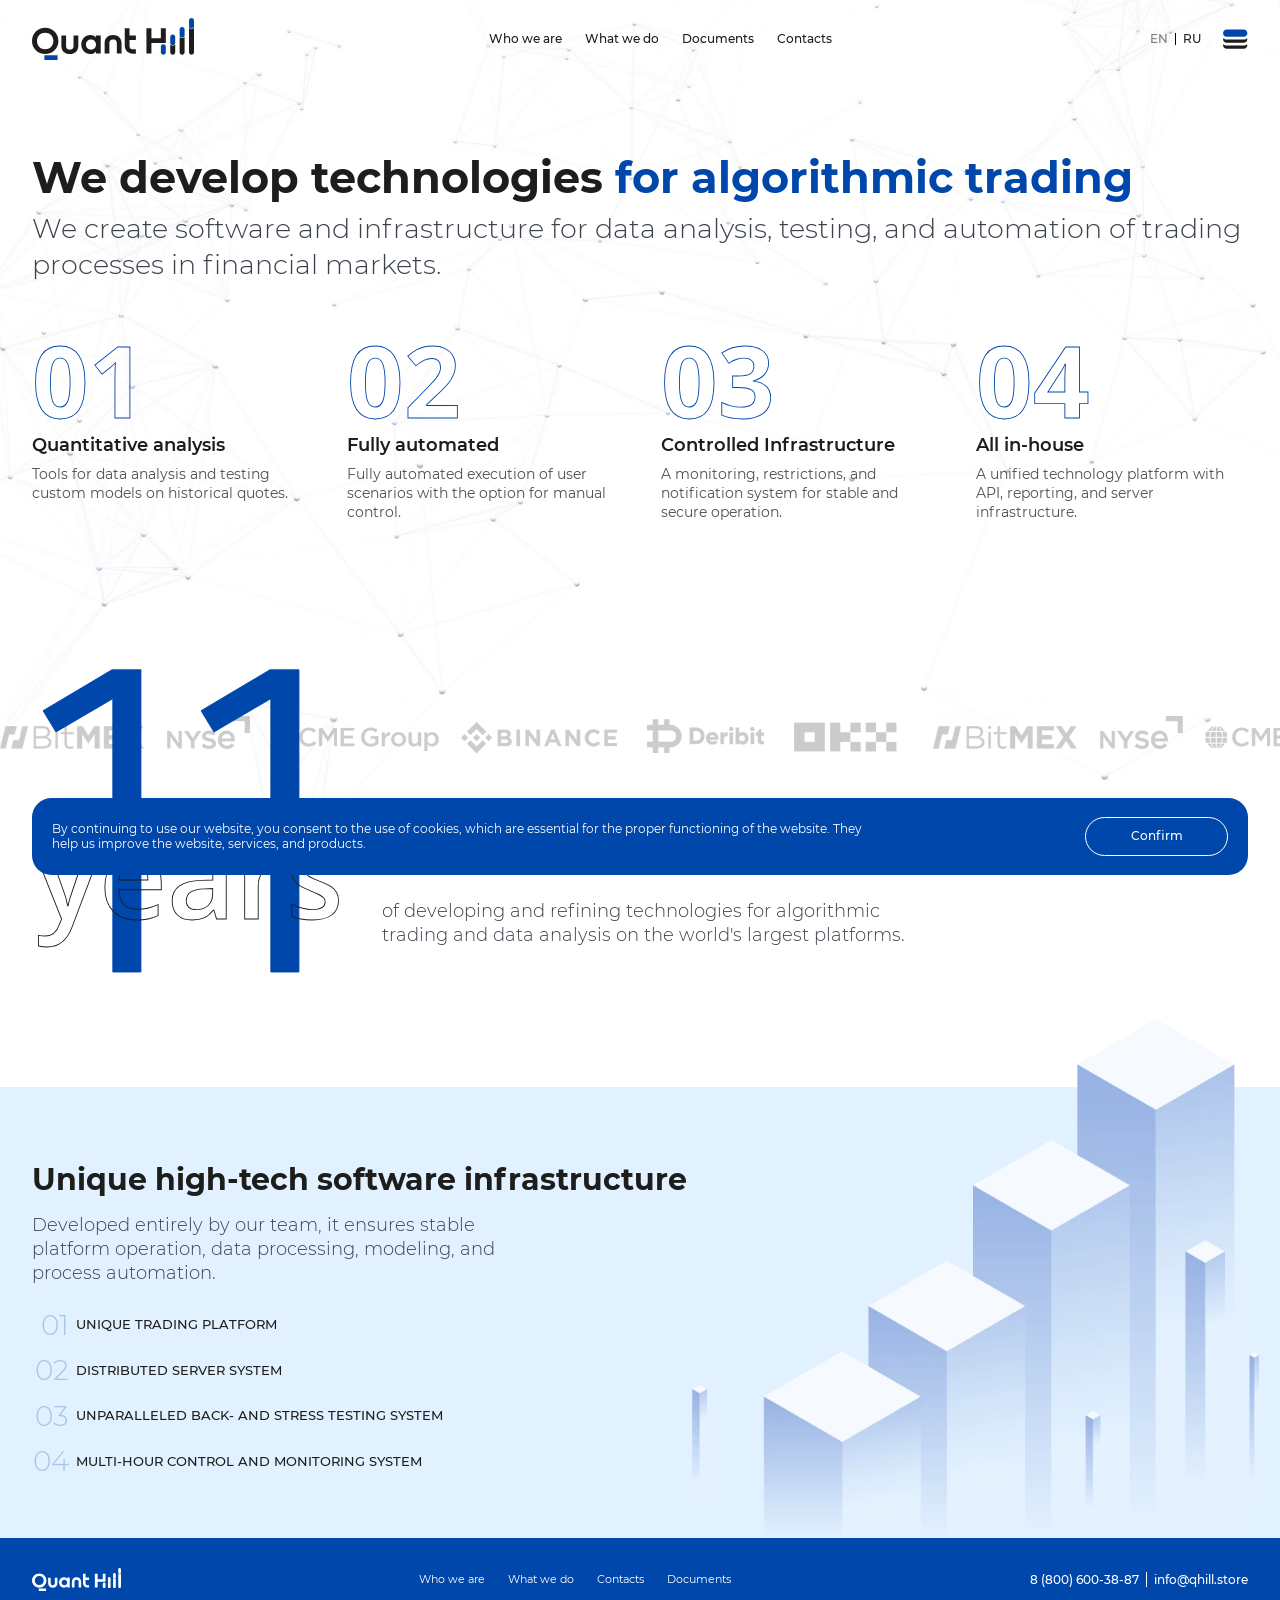
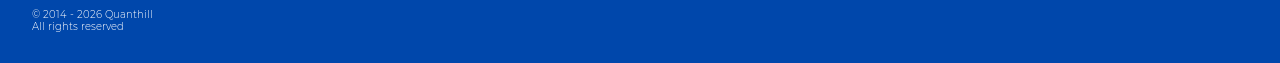
<file: en/index.html>
<!DOCTYPE html>
<html lang="ru">

<head>
	<meta charset="UTF-8">
	<meta name="viewport" content="width=device-width, initial-scale=1.0">
	<meta name="format-detection" content="telephone=no">

	<link rel="shortcut icon" href="../wp-content/themes/qh/img/header/faviconQh.svg" type="image/svg+xml">

	<title>QuantHill — software and infrastructure for algorithmic trading</title>

	<meta name="description" content="We develop technology for data analysis, strategy testing, and automated trade execution. Monitoring, risk control, and API integrations.">
	<meta name="keywords" content="algorithmic trading, algo trading, trading bots, quantitative strategies, backtesting, risk management, monitoring, trading platform, API integrations, trade automation">

	<link href="https://cdn.jsdelivr.net/npm/bootstrap@5.3.0/dist/css/bootstrap.min.css" rel="stylesheet">
	<link rel="stylesheet" href="https://cdn.jsdelivr.net/npm/@fancyapps/ui/dist/fancybox.css" />
	
	<link rel="preconnect" href="https://fonts.googleapis.com">
<link rel="preconnect" href="https://fonts.gstatic.com">
<link href="https://fonts.googleapis.com/css2?family=Inter:ital,opsz,wght@0,14..32,100..900;1,14..32,100..900&amp;display=swap" rel="stylesheet">
	<link href="https://fonts.googleapis.com/css2?family=Inria+Sans:ital,wght@0,300;0,400;0,700;1,300;1,400;1,700&amp;display=swap" rel="stylesheet">
	
	<link rel="stylesheet" href="../wp-content/themes/qh/css/style-1%EF%B9%96v=1766147344.css">

	<meta name='robots' content='max-image-preview:large' />
	<style>img:is([sizes="auto" i], [sizes^="auto," i]) { contain-intrinsic-size: 3000px 1500px }</style>
	<link rel="alternate" href="index.html" hreflang="en" />
<link rel="alternate" href="../ru/index.html" hreflang="ru" />
<link rel="alternate" href="../ru/index.html" hreflang="x-default" />
<script type="text/javascript">
/* <![CDATA[ */
window._wpemojiSettings = {"baseUrl":"https:\/\/s.w.org\/images\/core\/emoji\/15.0.3\/72x72\/","ext":".png","svgUrl":"https:\/\/s.w.org\/images\/core\/emoji\/15.0.3\/svg\/","svgExt":".svg","source":{"concatemoji":"https:\/\/qhill.ru\/wp-includes\/js\/wp-emoji-release.min.js?ver=6.7.2"}};
/*! This file is auto-generated */
!function(i,n){var o,s,e;function c(e){try{var t={supportTests:e,timestamp:(new Date).valueOf()};sessionStorage.setItem(o,JSON.stringify(t))}catch(e){}}function p(e,t,n){e.clearRect(0,0,e.canvas.width,e.canvas.height),e.fillText(t,0,0);var t=new Uint32Array(e.getImageData(0,0,e.canvas.width,e.canvas.height).data),r=(e.clearRect(0,0,e.canvas.width,e.canvas.height),e.fillText(n,0,0),new Uint32Array(e.getImageData(0,0,e.canvas.width,e.canvas.height).data));return t.every(function(e,t){return e===r[t]})}function u(e,t,n){switch(t){case"flag":return n(e,"\ud83c\udff3\ufe0f\u200d\u26a7\ufe0f","\ud83c\udff3\ufe0f\u200b\u26a7\ufe0f")?!1:!n(e,"\ud83c\uddfa\ud83c\uddf3","\ud83c\uddfa\u200b\ud83c\uddf3")&&!n(e,"\ud83c\udff4\udb40\udc67\udb40\udc62\udb40\udc65\udb40\udc6e\udb40\udc67\udb40\udc7f","\ud83c\udff4\u200b\udb40\udc67\u200b\udb40\udc62\u200b\udb40\udc65\u200b\udb40\udc6e\u200b\udb40\udc67\u200b\udb40\udc7f");case"emoji":return!n(e,"\ud83d\udc26\u200d\u2b1b","\ud83d\udc26\u200b\u2b1b")}return!1}function f(e,t,n){var r="undefined"!=typeof WorkerGlobalScope&&self instanceof WorkerGlobalScope?new OffscreenCanvas(300,150):i.createElement("canvas"),a=r.getContext("2d",{willReadFrequently:!0}),o=(a.textBaseline="top",a.font="600 32px Arial",{});return e.forEach(function(e){o[e]=t(a,e,n)}),o}function t(e){var t=i.createElement("script");t.src=e,t.defer=!0,i.head.appendChild(t)}"undefined"!=typeof Promise&&(o="wpEmojiSettingsSupports",s=["flag","emoji"],n.supports={everything:!0,everythingExceptFlag:!0},e=new Promise(function(e){i.addEventListener("DOMContentLoaded",e,{once:!0})}),new Promise(function(t){var n=function(){try{var e=JSON.parse(sessionStorage.getItem(o));if("object"==typeof e&&"number"==typeof e.timestamp&&(new Date).valueOf()<e.timestamp+604800&&"object"==typeof e.supportTests)return e.supportTests}catch(e){}return null}();if(!n){if("undefined"!=typeof Worker&&"undefined"!=typeof OffscreenCanvas&&"undefined"!=typeof URL&&URL.createObjectURL&&"undefined"!=typeof Blob)try{var e="postMessage("+f.toString()+"("+[JSON.stringify(s),u.toString(),p.toString()].join(",")+"));",r=new Blob([e],{type:"text/javascript"}),a=new Worker(URL.createObjectURL(r),{name:"wpTestEmojiSupports"});return void(a.onmessage=function(e){c(n=e.data),a.terminate(),t(n)})}catch(e){}c(n=f(s,u,p))}t(n)}).then(function(e){for(var t in e)n.supports[t]=e[t],n.supports.everything=n.supports.everything&&n.supports[t],"flag"!==t&&(n.supports.everythingExceptFlag=n.supports.everythingExceptFlag&&n.supports[t]);n.supports.everythingExceptFlag=n.supports.everythingExceptFlag&&!n.supports.flag,n.DOMReady=!1,n.readyCallback=function(){n.DOMReady=!0}}).then(function(){return e}).then(function(){var e;n.supports.everything||(n.readyCallback(),(e=n.source||{}).concatemoji?t(e.concatemoji):e.wpemoji&&e.twemoji&&(t(e.twemoji),t(e.wpemoji)))}))}((window,document),window._wpemojiSettings);
/* ]]> */
</script>
<style id='wp-emoji-styles-inline-css' type='text/css'>img.wp-smiley, img.emoji {
		display: inline !important;
		border: none !important;
		box-shadow: none !important;
		height: 1em !important;
		width: 1em !important;
		margin: 0 0.07em !important;
		vertical-align: -0.1em !important;
		background: none !important;
		padding: 0 !important;
	}
</style>
<link rel='stylesheet' id='wp-block-library-css' href='../wp-includes/css/dist/block-library/style.min%EF%B9%96ver=6.7.2.css' type='text/css' media='all' />
<style id='filebird-block-filebird-gallery-style-inline-css' type='text/css'>ul.filebird-block-filebird-gallery{margin:auto!important;padding:0!important;width:100%}ul.filebird-block-filebird-gallery.layout-grid{display:grid;grid-gap:20px;align-items:stretch;grid-template-columns:repeat(var(--columns),1fr);justify-items:stretch}ul.filebird-block-filebird-gallery.layout-grid li img{border:1px solid #ccc;box-shadow:2px 2px 6px 0 rgba(0,0,0,.3);height:100%;max-width:100%;-o-object-fit:cover;object-fit:cover;width:100%}ul.filebird-block-filebird-gallery.layout-masonry{-moz-column-count:var(--columns);-moz-column-gap:var(--space);column-gap:var(--space);-moz-column-width:var(--min-width);columns:var(--min-width) var(--columns);display:block;overflow:auto}ul.filebird-block-filebird-gallery.layout-masonry li{margin-bottom:var(--space)}ul.filebird-block-filebird-gallery li{list-style:none}ul.filebird-block-filebird-gallery li figure{height:100%;margin:0;padding:0;position:relative;width:100%}ul.filebird-block-filebird-gallery li figure figcaption{background:linear-gradient(0deg,rgba(0,0,0,.7),rgba(0,0,0,.3) 70%,transparent);bottom:0;box-sizing:border-box;color:#fff;font-size:.8em;margin:0;max-height:100%;overflow:auto;padding:3em .77em .7em;position:absolute;text-align:center;width:100%;z-index:2}ul.filebird-block-filebird-gallery li figure figcaption a{color:inherit}

</style>
<style id='classic-theme-styles-inline-css' type='text/css'>/*! This file is auto-generated */
.wp-block-button__link{color:#fff;background-color:#32373c;border-radius:9999px;box-shadow:none;text-decoration:none;padding:calc(.667em + 2px) calc(1.333em + 2px);font-size:1.125em}.wp-block-file__button{background:#32373c;color:#fff;text-decoration:none}
</style>
<style id='global-styles-inline-css' type='text/css'>:root{--wp--preset--aspect-ratio--square: 1;--wp--preset--aspect-ratio--4-3: 4/3;--wp--preset--aspect-ratio--3-4: 3/4;--wp--preset--aspect-ratio--3-2: 3/2;--wp--preset--aspect-ratio--2-3: 2/3;--wp--preset--aspect-ratio--16-9: 16/9;--wp--preset--aspect-ratio--9-16: 9/16;--wp--preset--color--black: #000000;--wp--preset--color--cyan-bluish-gray: #abb8c3;--wp--preset--color--white: #ffffff;--wp--preset--color--pale-pink: #f78da7;--wp--preset--color--vivid-red: #cf2e2e;--wp--preset--color--luminous-vivid-orange: #ff6900;--wp--preset--color--luminous-vivid-amber: #fcb900;--wp--preset--color--light-green-cyan: #7bdcb5;--wp--preset--color--vivid-green-cyan: #00d084;--wp--preset--color--pale-cyan-blue: #8ed1fc;--wp--preset--color--vivid-cyan-blue: #0693e3;--wp--preset--color--vivid-purple: #9b51e0;--wp--preset--gradient--vivid-cyan-blue-to-vivid-purple: linear-gradient(135deg,rgba(6,147,227,1) 0%,rgb(155,81,224) 100%);--wp--preset--gradient--light-green-cyan-to-vivid-green-cyan: linear-gradient(135deg,rgb(122,220,180) 0%,rgb(0,208,130) 100%);--wp--preset--gradient--luminous-vivid-amber-to-luminous-vivid-orange: linear-gradient(135deg,rgba(252,185,0,1) 0%,rgba(255,105,0,1) 100%);--wp--preset--gradient--luminous-vivid-orange-to-vivid-red: linear-gradient(135deg,rgba(255,105,0,1) 0%,rgb(207,46,46) 100%);--wp--preset--gradient--very-light-gray-to-cyan-bluish-gray: linear-gradient(135deg,rgb(238,238,238) 0%,rgb(169,184,195) 100%);--wp--preset--gradient--cool-to-warm-spectrum: linear-gradient(135deg,rgb(74,234,220) 0%,rgb(151,120,209) 20%,rgb(207,42,186) 40%,rgb(238,44,130) 60%,rgb(251,105,98) 80%,rgb(254,248,76) 100%);--wp--preset--gradient--blush-light-purple: linear-gradient(135deg,rgb(255,206,236) 0%,rgb(152,150,240) 100%);--wp--preset--gradient--blush-bordeaux: linear-gradient(135deg,rgb(254,205,165) 0%,rgb(254,45,45) 50%,rgb(107,0,62) 100%);--wp--preset--gradient--luminous-dusk: linear-gradient(135deg,rgb(255,203,112) 0%,rgb(199,81,192) 50%,rgb(65,88,208) 100%);--wp--preset--gradient--pale-ocean: linear-gradient(135deg,rgb(255,245,203) 0%,rgb(182,227,212) 50%,rgb(51,167,181) 100%);--wp--preset--gradient--electric-grass: linear-gradient(135deg,rgb(202,248,128) 0%,rgb(113,206,126) 100%);--wp--preset--gradient--midnight: linear-gradient(135deg,rgb(2,3,129) 0%,rgb(40,116,252) 100%);--wp--preset--font-size--small: 13px;--wp--preset--font-size--medium: 20px;--wp--preset--font-size--large: 36px;--wp--preset--font-size--x-large: 42px;--wp--preset--spacing--20: 0.44rem;--wp--preset--spacing--30: 0.67rem;--wp--preset--spacing--40: 1rem;--wp--preset--spacing--50: 1.5rem;--wp--preset--spacing--60: 2.25rem;--wp--preset--spacing--70: 3.38rem;--wp--preset--spacing--80: 5.06rem;--wp--preset--shadow--natural: 6px 6px 9px rgba(0, 0, 0, 0.2);--wp--preset--shadow--deep: 12px 12px 50px rgba(0, 0, 0, 0.4);--wp--preset--shadow--sharp: 6px 6px 0px rgba(0, 0, 0, 0.2);--wp--preset--shadow--outlined: 6px 6px 0px -3px rgba(255, 255, 255, 1), 6px 6px rgba(0, 0, 0, 1);--wp--preset--shadow--crisp: 6px 6px 0px rgba(0, 0, 0, 1);}:where(.is-layout-flex){gap: 0.5em;}:where(.is-layout-grid){gap: 0.5em;}body .is-layout-flex{display: flex;}.is-layout-flex{flex-wrap: wrap;align-items: center;}.is-layout-flex > :is(*, div){margin: 0;}body .is-layout-grid{display: grid;}.is-layout-grid > :is(*, div){margin: 0;}:where(.wp-block-columns.is-layout-flex){gap: 2em;}:where(.wp-block-columns.is-layout-grid){gap: 2em;}:where(.wp-block-post-template.is-layout-flex){gap: 1.25em;}:where(.wp-block-post-template.is-layout-grid){gap: 1.25em;}.has-black-color{color: var(--wp--preset--color--black) !important;}.has-cyan-bluish-gray-color{color: var(--wp--preset--color--cyan-bluish-gray) !important;}.has-white-color{color: var(--wp--preset--color--white) !important;}.has-pale-pink-color{color: var(--wp--preset--color--pale-pink) !important;}.has-vivid-red-color{color: var(--wp--preset--color--vivid-red) !important;}.has-luminous-vivid-orange-color{color: var(--wp--preset--color--luminous-vivid-orange) !important;}.has-luminous-vivid-amber-color{color: var(--wp--preset--color--luminous-vivid-amber) !important;}.has-light-green-cyan-color{color: var(--wp--preset--color--light-green-cyan) !important;}.has-vivid-green-cyan-color{color: var(--wp--preset--color--vivid-green-cyan) !important;}.has-pale-cyan-blue-color{color: var(--wp--preset--color--pale-cyan-blue) !important;}.has-vivid-cyan-blue-color{color: var(--wp--preset--color--vivid-cyan-blue) !important;}.has-vivid-purple-color{color: var(--wp--preset--color--vivid-purple) !important;}.has-black-background-color{background-color: var(--wp--preset--color--black) !important;}.has-cyan-bluish-gray-background-color{background-color: var(--wp--preset--color--cyan-bluish-gray) !important;}.has-white-background-color{background-color: var(--wp--preset--color--white) !important;}.has-pale-pink-background-color{background-color: var(--wp--preset--color--pale-pink) !important;}.has-vivid-red-background-color{background-color: var(--wp--preset--color--vivid-red) !important;}.has-luminous-vivid-orange-background-color{background-color: var(--wp--preset--color--luminous-vivid-orange) !important;}.has-luminous-vivid-amber-background-color{background-color: var(--wp--preset--color--luminous-vivid-amber) !important;}.has-light-green-cyan-background-color{background-color: var(--wp--preset--color--light-green-cyan) !important;}.has-vivid-green-cyan-background-color{background-color: var(--wp--preset--color--vivid-green-cyan) !important;}.has-pale-cyan-blue-background-color{background-color: var(--wp--preset--color--pale-cyan-blue) !important;}.has-vivid-cyan-blue-background-color{background-color: var(--wp--preset--color--vivid-cyan-blue) !important;}.has-vivid-purple-background-color{background-color: var(--wp--preset--color--vivid-purple) !important;}.has-black-border-color{border-color: var(--wp--preset--color--black) !important;}.has-cyan-bluish-gray-border-color{border-color: var(--wp--preset--color--cyan-bluish-gray) !important;}.has-white-border-color{border-color: var(--wp--preset--color--white) !important;}.has-pale-pink-border-color{border-color: var(--wp--preset--color--pale-pink) !important;}.has-vivid-red-border-color{border-color: var(--wp--preset--color--vivid-red) !important;}.has-luminous-vivid-orange-border-color{border-color: var(--wp--preset--color--luminous-vivid-orange) !important;}.has-luminous-vivid-amber-border-color{border-color: var(--wp--preset--color--luminous-vivid-amber) !important;}.has-light-green-cyan-border-color{border-color: var(--wp--preset--color--light-green-cyan) !important;}.has-vivid-green-cyan-border-color{border-color: var(--wp--preset--color--vivid-green-cyan) !important;}.has-pale-cyan-blue-border-color{border-color: var(--wp--preset--color--pale-cyan-blue) !important;}.has-vivid-cyan-blue-border-color{border-color: var(--wp--preset--color--vivid-cyan-blue) !important;}.has-vivid-purple-border-color{border-color: var(--wp--preset--color--vivid-purple) !important;}.has-vivid-cyan-blue-to-vivid-purple-gradient-background{background: var(--wp--preset--gradient--vivid-cyan-blue-to-vivid-purple) !important;}.has-light-green-cyan-to-vivid-green-cyan-gradient-background{background: var(--wp--preset--gradient--light-green-cyan-to-vivid-green-cyan) !important;}.has-luminous-vivid-amber-to-luminous-vivid-orange-gradient-background{background: var(--wp--preset--gradient--luminous-vivid-amber-to-luminous-vivid-orange) !important;}.has-luminous-vivid-orange-to-vivid-red-gradient-background{background: var(--wp--preset--gradient--luminous-vivid-orange-to-vivid-red) !important;}.has-very-light-gray-to-cyan-bluish-gray-gradient-background{background: var(--wp--preset--gradient--very-light-gray-to-cyan-bluish-gray) !important;}.has-cool-to-warm-spectrum-gradient-background{background: var(--wp--preset--gradient--cool-to-warm-spectrum) !important;}.has-blush-light-purple-gradient-background{background: var(--wp--preset--gradient--blush-light-purple) !important;}.has-blush-bordeaux-gradient-background{background: var(--wp--preset--gradient--blush-bordeaux) !important;}.has-luminous-dusk-gradient-background{background: var(--wp--preset--gradient--luminous-dusk) !important;}.has-pale-ocean-gradient-background{background: var(--wp--preset--gradient--pale-ocean) !important;}.has-electric-grass-gradient-background{background: var(--wp--preset--gradient--electric-grass) !important;}.has-midnight-gradient-background{background: var(--wp--preset--gradient--midnight) !important;}.has-small-font-size{font-size: var(--wp--preset--font-size--small) !important;}.has-medium-font-size{font-size: var(--wp--preset--font-size--medium) !important;}.has-large-font-size{font-size: var(--wp--preset--font-size--large) !important;}.has-x-large-font-size{font-size: var(--wp--preset--font-size--x-large) !important;}
:where(.wp-block-post-template.is-layout-flex){gap: 1.25em;}:where(.wp-block-post-template.is-layout-grid){gap: 1.25em;}
:where(.wp-block-columns.is-layout-flex){gap: 2em;}:where(.wp-block-columns.is-layout-grid){gap: 2em;}
:root :where(.wp-block-pullquote){font-size: 1.5em;line-height: 1.6;}
</style>
<link rel="https://api.w.org/" href="../wp-json/index.json" /><link rel="alternate" title="JSON" type="application/json" href="../wp-json/wp/v2/pages/25.json" /><link rel="EditURI" type="application/rsd+xml" title="RSD" href="https://qhill.ru/xmlrpc.php?rsd" />
<meta name="generator" content="WordPress 6.7.2" />
<link rel="canonical" href="index.html" />
<link rel='shortlink' href='../ru/index.html' />
<link rel="alternate" title="oEmbed (JSON)" type="application/json+oembed" href="../wp-json/oembed/1.0/embed%EF%B9%96url=https%EF%B9%95%EA%A4%B7%EA%A4%B7qhill.ru%EA%A4%B7en%EA%A4%B7.json" />
<link rel="alternate" title="oEmbed (XML)" type="text/xml+oembed" href="../wp-json/oembed/1.0/embed%EF%B9%96url=https%EF%B9%95%EA%A4%B7%EA%A4%B7qhill.ru%EA%A4%B7en%EA%A4%B7&amp;format=xml.xml" />

</head>

<body style="background: url('../wp-content/themes/qh/img/background3.jpg') no-repeat top center !important; background-size: cover !important;">

	<div class="cursor-dot"></div>
	<div class="cursor-dot-outline"></div>

	<nav class="navbar" id="header">
		<div class="container">
			<div class="w-100 d-flex justify-content-between align-items-center">
				<div class="navbar__left">
					<a class="navbar-brand" href="index.html">
						<img src="../wp-content/themes/qh/img/header/logo.svg" alt="лого quanthill">
					</a>
				</div>

				<ul class="navbar-nav d-none d-lg-flex"><li class='nav-item'><a class='nav-link ' href='who/index.html'>Who we are</a></li><li class='nav-item'><a class='nav-link ' href='category/what-we-do/index.html'>What we do</a></li><li class='nav-item'><a class='nav-link ' href='documents/index.html'>Documents</a></li><li class='nav-item'><a class='nav-link ' href='get/index.html'>Contacts</a></li></ul>

				<div class="navbar__right d-flex align-items-center">
					<div class="navbar__links d-flex align-items-center">
						<!-- <a href="#" class="btn-1 navbar__btn" data-bs-toggle="modal" data-bs-target="#modal-book-a-call">Get in touch</a> -->
						<!--
						<a href="#" class="navbar__lk d-none d-sm-flex">
							<svg width="23" height="23" viewBox="0 0 23 23" fill="none" xmlns="http://www.w3.org/2000/svg">
								<path
									d="M0 22.5033H22.1244C22.1244 18.852 20.3578 15.6141 17.6267 13.6014C15.988 15.368 13.6506 16.4801 11.0573 16.4801C8.46397 16.4801 6.13146 15.368 4.48787 13.6014C1.76661 15.6141 0 18.852 0 22.5033Z"
									fill="#1D1D1B" />
								<path
									d="M11.062 14.9989C15.2038 14.9989 18.5614 11.6413 18.5614 7.49947C18.5614 3.35763 15.2038 0 11.062 0C6.92013 0 3.5625 3.35763 3.5625 7.49947C3.5625 11.6413 6.92013 14.9989 11.062 14.9989Z"
									fill="#0047AB" />
							</svg>
						</a>
						-->
					</div>
					<div class="navbar__lang d-none d-lg-flex align-items-center justify-content-center">
					    
												<a href="index.html" class="active">EN</a>
													<a href="../ru/index.html" >RU</a>
											</div>
					<button class="navbar-toggler" type="button" data-bs-toggle="offcanvas" data-bs-target="#offcanvasNavbar"
						aria-controls="offcanvasNavbar">
						<span class="navbar-toggler-icon">
							<svg width="38" height="30" viewBox="0 0 38 30" fill="none" xmlns="http://www.w3.org/2000/svg">
								<path
									d="M31.6165 24.8976H5.63251C3.62209 24.8976 1.77691 24.1677 0.344832 22.9698C0.220902 23.4379 0.124512 23.9199 0.124512 24.4156C0.124512 27.4588 2.58934 29.9236 5.63251 29.9236H31.6165C34.6597 29.9236 37.1245 27.4588 37.1245 24.4156C37.1245 23.9061 37.0281 23.4242 36.9042 22.9698C35.4721 24.1677 33.6269 24.8976 31.6165 24.8976Z"
									fill="#1D1D1B" />
								<path
									d="M5.63251 20.7666H31.6165C34.6597 20.7666 37.1245 18.3017 37.1245 15.2586C37.1245 14.7491 37.0281 14.2671 36.9042 13.8127C35.4721 15.0107 33.6269 15.7405 31.6165 15.7405H5.63251C3.62209 15.7405 1.77691 15.0107 0.344832 13.8127C0.220902 14.2809 0.124512 14.7628 0.124512 15.2586C0.124512 18.3017 2.58934 20.7666 5.63251 20.7666Z"
									fill="#1D1D1B" />
								<path
									d="M5.63251 11.5957H31.6165C34.6597 11.5957 37.1245 9.1309 37.1245 6.08773C37.1245 3.04456 34.6597 0.579727 31.6165 0.579727H5.63251C2.58934 0.579727 0.124512 3.04456 0.124512 6.08773C0.124512 9.1309 2.58934 11.5957 5.63251 11.5957Z"
									fill="#0047AB" />
							</svg>
						</span>
					</button>
					<div class="offcanvas offcanvas-end" tabindex="-1" id="offcanvasNavbar"
						aria-labelledby="offcanvasNavbarLabel">
						<div class="offcanvas-header d-flex justify-content-sm-end justify-content-between">
							<a href="#" class="offcanvas__logo d-sm-none">
								<img src="../wp-content/themes/qh/img/header/logo-light.svg" alt="logo">
							</a>
							<button type="button" class="btn-close" data-bs-dismiss="offcanvas" aria-label="Закрыть">
								<svg width="26" height="26" viewBox="0 0 26 26" fill="none" xmlns="http://www.w3.org/2000/svg">
									<path
										d="M20.08 14.42L14.42 20.08L19.18 24.84C20.74 26.4 23.27 26.4 24.84 24.84C26.4 23.28 26.4 20.75 24.84 19.18L20.08 14.42Z"
										fill="white" />
									<path
										d="M5.93 11.59L11.59 5.93L6.83 1.17C5.27 -0.39 2.73 -0.39 1.17 1.17C-0.39 2.73 -0.39 5.27 1.17 6.83L5.93 11.59Z"
										fill="white" />
									<path
										d="M24.84 1.17C23.28 -0.39 20.75 -0.39 19.18 1.17L1.17 19.18C-0.39 20.74 -0.39 23.27 1.17 24.84C2.73 26.4 5.26 26.4 6.83 24.84L24.84 6.83C26.4 5.27 26.4 2.74 24.84 1.17Z"
										fill="white" />
								</svg>
							</button>
						</div>
						<div class="offcanvas-body d-flex flex-column justify-content-between align-items-start main-navigation">
							<ul class="navbar-nav"><li class='nav-item'><a class='nav-link ' href='who/index.html'>Who we are</a></li><li class='nav-item'><a class='nav-link ' href='category/what-we-do/index.html'>What we do</a></li><li class='nav-item'><a class='nav-link ' href='documents/index.html'>Documents</a></li><li class='nav-item'><a class='nav-link ' href='get/index.html'>Contacts</a></li></ul>							<div class="offcanvas__group d-flex flex-column align-items-start">
								<!--
								<a href="#" class="btn-1 navbar__btn">
									<span>Личный кабинет</span>
									<svg width="23" height="23" viewBox="0 0 23 23" fill="none" xmlns="http://www.w3.org/2000/svg">
										<path
											d="M0 22.5033H22.1244C22.1244 18.852 20.3578 15.614 17.6267 13.6014C15.988 15.368 13.6506 16.4801 11.0573 16.4801C8.46397 16.4801 6.13146 15.368 4.48787 13.6014C1.76661 15.614 0 18.852 0 22.5033Z"
											fill="white" />
										<path
											d="M11.0622 14.9989C15.2041 14.9989 18.5617 11.6413 18.5617 7.49947C18.5617 3.35763 15.2041 0 11.0622 0C6.92037 0 3.56274 3.35763 3.56274 7.49947C3.56274 11.6413 6.92037 14.9989 11.0622 14.9989Z"
											fill="white" />
									</svg>
								</a>
								-->
								<div class="navbar__lang d-flex align-items-center">
								    
								    <a href="https://quanthill.kg/en/" target="_blank" class="active">EN</a>
									<a href="../ru/index.html" >RU</a>
								    <!--
									<a href="https://qhill.ru/en/" class="active">EN</a>
									<a href="https://qhill.ru/ru/" >RU</a>
																					-->
								</div>

								<div class="navbar__contacts d-flex align-items-sm-center flex-column flex-sm-row align-items-start">
									<a href="tel:88006003887" class="navbar__phone">8 (800) 600-38-87</a>
									<a href="mailto:info@qhill.store" class="navbar__mail">info@qhill.store</a>

								</div>

								<div class="navbar__contacts">
									<!--
									<a href="https://t.me/quanthillpublic" target="_blank" rel="nofollow" class="navbar__social">
										<img src="https://qhill.ru/wp-content/themes/qh/img/header/tg.svg" alt="телеграм">
									</a>
									
									<a href="https://vk.com/quanthill" target="_blank" rel="nofollow" class="navbar__social">
										<img src="https://qhill.ru/wp-content/themes/qh/img/header/vk.svg" alt="vk">
									</a>
									<a href="https://x.com/QuantHill_" target="_blank" rel="nofollow" class="navbar__social">
										<img src="https://qhill.ru/wp-content/themes/qh/img/header/x.svg" alt="x">
									</a>
									<a href="https://www.youtube.com/@quanthill" target="_blank" rel="nofollow" class="navbar__social">
										<img src="https://qhill.ru/wp-content/themes/qh/img/header/YouTube.svg" alt="YouTube">
									</a>
									-->
								</div>

							</div>
						</div>
					</div>
				</div>
			</div>
		</div>
	</nav>
<main class="index-page">

	<div class="breadcrumbs">
		<div class="container">
			<nav aria-label="breadcrumb" style="--bs-breadcrumb-divider: '   ';">
				<ol class="breadcrumb">
					<li class="breadcrumb-item" itemprop="itemListElement" itemscope="" itemtype="http://schema.org/ListItem">
						<a itemprop="item" href="../ru/index.html"><span itemprop="name"> </span></a>
					</li>
					<li class="breadcrumb-item active"> 
					</li>
				</ol>
			</nav>
		</div>
	</div>

	<div class="graph-anim"></div>




	<section class="main-screen section-first">
		<div class="container">
			<div class="row">
				<div class="col-12 d-flex flex-column align-items-sm-start align-items-center text-center text-sm-start">
					<h1 class="title-page main-screen__title">We develop technologies <span>for algorithmic trading</span></h1>
					<div class="main-screen__text text mt-lg-2 mt-4">
						<p>We create software and infrastructure for data analysis, testing, and automation of trading processes in financial markets.</p>
					</div>

					
				</div>
			</div>
		</div>
	</section>

	<!-- numbers -->
	<section class="numbers">
		<div class="container">
			<div class="row g-sm-5 g-3">

															<div class="col-lg-3 col-sm-6 d-flex flex-column align-items-center align-items-sm-start text-center text-sm-start">
							<p class="numbers__num">01</p>
							<div class="numbers__content mt-1">
								<p class="numbers__name name">Quantitative analysis</p>
								<div class="numbers__text text mt-2">
									<p>Tools for data analysis and testing custom models on historical quotes.</p>
								</div>
							</div>
						</div>
											<div class="col-lg-3 col-sm-6 d-flex flex-column align-items-center align-items-sm-start text-center text-sm-start">
							<p class="numbers__num">02</p>
							<div class="numbers__content mt-1">
								<p class="numbers__name name">Fully automated</p>
								<div class="numbers__text text mt-2">
									<p>Fully automated execution of user scenarios with the option for manual control.</p>
								</div>
							</div>
						</div>
											<div class="col-lg-3 col-sm-6 d-flex flex-column align-items-center align-items-sm-start text-center text-sm-start">
							<p class="numbers__num">03</p>
							<div class="numbers__content mt-1">
								<p class="numbers__name name">Controlled Infrastructure</p>
								<div class="numbers__text text mt-2">
									<p>A monitoring, restrictions, and notification system for stable and secure operation.</p>
								</div>
							</div>
						</div>
											<div class="col-lg-3 col-sm-6 d-flex flex-column align-items-center align-items-sm-start text-center text-sm-start">
							<p class="numbers__num">04</p>
							<div class="numbers__content mt-1">
								<p class="numbers__name name">All in-house</p>
								<div class="numbers__text text mt-2">
									<p>A unified technology platform with API, reporting, and server infrastructure.</p>
								</div>
							</div>
						</div>
									
			</div>
		</div>
	</section>

	<!-- about -->
	<section class="about">
		<div class="container">
			<div class="row">
				<div class="col-12">
					<div class="about__block d-flex align-items-lg-end flex-column flex-lg-row">
						<div class="running">
							<div class="items-wrap">
								<div class="items marquee">
									<div class="item-elem">
										<img src="../wp-content/themes/qh/img/index/about/running-image.png" alt="фото">
									</div>
									<div class="item-elem">
										<img src="../wp-content/themes/qh/img/index/about/running-image.png" alt="фото">
									</div>
									<div class="item-elem">
										<img src="../wp-content/themes/qh/img/index/about/running-image.png" alt="фото">
									</div>
								</div>
								<div aria-hidden="true" class="items marquee">
									<div class="item-elem">
										<img src="../wp-content/themes/qh/img/index/about/running-image.png" alt="фото">
									</div>
									<div class="item-elem">
										<img src="../wp-content/themes/qh/img/index/about/running-image.png" alt="фото">
									</div>
									<div class="item-elem">
										<img src="../wp-content/themes/qh/img/index/about/running-image.png" alt="фото">
									</div>
								</div>
							</div>
						</div>
						<div class="position-relative">
							<p class="about__num">11</p>
							<p class="about__name">years</p>
						</div>
						<div class="d-flex flex-column align-items-start about__info">
							<div class="about__text text sub">
								<p>of developing and refining technologies for algorithmic trading and data analysis on the world's largest platforms.</p>
							</div>
													</div>
					</div>
				</div>
			</div>
		</div>
	</section>

	<!-- infrastructure -->
	<section class="infrastructure">
		<div class="container">
			<div class="row infrastructure__block position-relative">
				<div class="col-lg-8">
					<h2 class="section-title text-center text-sm-start">Unique high-tech software infrastructure</h2>
					<div class="infrastructure__text sub text mt-3 text-center text-sm-start">
						<p>Developed entirely by our team, it ensures stable platform operation, data processing, modeling, and process automation.</p>
					</div>
					<ul class="infrastructure__list mt-lg-4">

													
								<li>
									<span>01</span>
									<p>Unique trading platform</p>
								</li>

							
								<li>
									<span>02</span>
									<p>Distributed server system</p>
								</li>

							
								<li>
									<span>03</span>
									<p>Unparalleled back- and stress testing system</p>
								</li>

							
								<li>
									<span>04</span>
									<p>Multi-hour control and monitoring system</p>
								</li>

													
					</ul>
				</div>
				<div class="col">
					<div class="infrastructure__image">
						<img src="../wp-content/themes/qh/img/index/infrastructure/image.png" alt="photo">
					</div>
				</div>
			</div>
		</div>
	</section>


						

</main>

		<!-- Модальное окно (request) -->
		<div class="modal fade" id="modal-request" tabindex="-1" aria-labelledby="exampleModalLabel" aria-hidden="true">
			<button type="button" class="btn-close" data-bs-dismiss="modal" aria-label="Закрыть"></button>
			<div class="modal-dialog modal-dialog-centered">
				<div class="modal-content">
					<div class="modal-body">
						<p class="modal__title mb-lg-4">Request access</p>
						<form class="modal__form smtp_form">
							<div class="mb-lg-4">
								<input type="text" required name="name" class="form-control modal__input" id="" aria-describedby="" placeholder="Full name">
							</div>
							<div class="mb-lg-4">
								<input type="text" class="form-control modal__input" id="" aria-describedby=""
									placeholder="Name of Company or Individual Represented" name="company">
							</div>
							<div class="mb-lg-4">
								<input type="text" class="form-control modal__input" id="" aria-describedby=""
									placeholder="City / Country" name="city">
							</div>
							<div class="mb-lg-4">
								<input type="email" class="form-control modal__input" id="" aria-describedby="" placeholder="Email"
									name="email">
							</div>
							<div class="mb-lg-4">
								<input type="text" name="phone" class="form-control modal__input" value="" placeholder="Phone" required>
								<input type="hidden" name="action" value="form_callback">
								<input type="hidden" name="form_name" value="Request access">
							</div>
							<button type="submit" class="btn-1 modal__send">Send</button>

						</form>
					</div>
				</div>
			</div>
		</div>		<!-- Модальное окно (modal-agreement) -->
		<!--noindex--><div class="modal fade" id="modal-agreement" tabindex="-1" aria-labelledby="exampleModalLabel" aria-hidden="true">
			<button type="button" class="btn-close" data-bs-dismiss="modal" aria-label="Закрыть"></button>
			<div class="modal-dialog modal-dialog-centered">
				<div class="modal-content">
					<div class="modal-body">
						<p class="modal__title mb-lg-4">Legal notice</p>
						<div class="modal__form text">
							
													<p dir="ltr"><strong>General Provisions</strong></p>

							<p dir="ltr">The information published on this website is provided for informational purposes only and is not intended to, and shall not be considered as:</p>

							<ul style="list-style: disc; margin-left: 17px;">
								<li aria-level="1" dir="ltr">
								<p dir="ltr" role="presentation">an offer for sale or an invitation to acquire securities, units, or any other investment products;</p>
								</li>
								<li aria-level="1" dir="ltr">
								<p dir="ltr" role="presentation">individual investment, tax, legal, or financial advice;</p>
								</li>
								<li aria-level="1" dir="ltr">
								<p dir="ltr" role="presentation">an offer to enter into an investment agreement.</p>
								</li>
							</ul>

							<p dir="ltr">By accessing the information on this website, you confirm that you:</p>

							<ul style="list-style: disc; margin-left: 17px;">
								<li aria-level="1" dir="ltr">
								<p dir="ltr" role="presentation">possess the necessary legal status and authority to review such information;</p>
								</li>
								<li aria-level="1" dir="ltr">
								<p dir="ltr" role="presentation">meet the criteria of an investor in accordance with applicable law;</p>
								</li>
								<li aria-level="1" dir="ltr">
								<p dir="ltr" role="presentation">act independently, without direct or indirect instructions from LLC &ldquo;Quant Hill.&rdquo;</p>
								</li>
							</ul>

							<p dir="ltr">&nbsp;</p>

							<p dir="ltr"><strong>Investment Risks</strong></p>

							<p dir="ltr">Investing involves significant risks, including but not limited to:</p>

							<ul style="list-style: disc; margin-left: 17px;">
								<li aria-level="1" dir="ltr">
								<p dir="ltr" role="presentation">market, credit, currency, and liquidity risks;</p>
								</li>
								<li aria-level="1" dir="ltr">
								<p dir="ltr" role="presentation">operational and legal risks;</p>
								</li>
								<li aria-level="1" dir="ltr">
								<p dir="ltr" role="presentation">concentration risk and the risk of complete loss of invested capital.</p>
								</li>
							</ul>

							<p dir="ltr">Before making any investment decisions, an investor must independently assess all risks and, if necessary, seek advice from professional advisors. LLC Quant Hill does not guarantee the preservation of invested funds or the receipt of income. Past investment performance is not indicative of future results.</p>

							<p dir="ltr"><strong>Limitation of Liability</strong></p>

							<p dir="ltr">LLC Quant Hill shall not be liable for:</p>

							<ul style="list-style: disc; margin-left: 17px;">
								<li aria-level="1" dir="ltr">
								<p dir="ltr" role="presentation">the relevance, accuracy, and completeness of the information published on the website, except for information concerning the organization itself;</p>
								</li>
								<li aria-level="1" dir="ltr">
								<p dir="ltr" role="presentation">possible failures or errors in the operation of the website;</p>
								</li>
								<li aria-level="1" dir="ltr">
								<p dir="ltr" role="presentation">any losses or damages arising from the use of the website or the inability to use it.</p>
								</li>
							</ul>


												</div>
					</div>
				</div>
			</div>
		</div><!--/noindex--><!-- Модальное окно (Book a call) -->
<div class="modal fade" id="modal-book-a-call" tabindex="-1" aria-labelledby="exampleModalLabel" aria-hidden="true">
	<button type="button" class="btn-close" data-bs-dismiss="modal" aria-label="Закрыть"></button>
	<div class="modal-dialog modal-dialog-centered">
		<div class="modal-content">
			<div class="modal-body">
				<p class="modal__title mb-lg-4">Book a call</p>
				<form class="modal__form smtp_form">
					<div class="mb-lg-4">
						<input type="text" name="name" required class="form-control modal__input" id="" aria-describedby="" placeholder="Full name">
					</div>
					<div class="mb-lg-4">
						<input type="text" class="form-control modal__input" id="" aria-describedby=""
							placeholder="Name of Company or Individual Represented" name="company">
					</div>
					<div class="mb-lg-4">
						<input type="text" class="form-control modal__input" id="" aria-describedby=""
							placeholder="City / Country" name="city">
					</div>
					<div class="mb-lg-4">
						<input type="email" class="form-control modal__input" id="" aria-describedby="" placeholder="Email"
							name="email">
					</div>
					<div class="mb-lg-4">
						<input type="text" name="phone" class="form-control modal__input" value="" placeholder="Phone" required>
					</div>
					<input type="hidden" name="action" value="form_callback">
					<input type="hidden" name="form_name" value="Book a call">
					<button type="submit" class="btn-1 modal__send">Send</button>
				</form>
			</div>
		</div>
	</div>
</div>
	<!-- cookie -->
	<div class="cookie">
		<div class="container">
			<div
				class="cookie__wrap d-flex align-items-sm-center justify-content-between flex-column flex-sm-row align-items-start">
				<div class="cookie__text text">
										<p>By continuing to use our website, you consent to the use of cookies, which are essential for the proper functioning of the website. They help us improve the website, services, and products.</p>
									</div>
								<a href="#" class="cookie__btn btn-2">Confirm</a>
							</div>
		</div>
	</div>


<footer class="footer">
	<div class="footer-top">
		<div class="container">
			<div class="row">
				<div class="col-12 d-flex justify-content-between align-items-center flex-column flex-sm-row flex-wrap">
					<div class="footer-top__left">
						<a href="../ru/index.html" class="footer-top__logo">
							<img src="../wp-content/themes/qh/img/footer/logo.svg" alt="logo quanthill">
						</a>
					</div>
					<ul class="nav"><li class='nav-item'><a class='nav-link ' href='who/index.html'>Who we are</a></li><li class='nav-item'><a class='nav-link ' href='category/what-we-do/index.html'>What we do</a></li><li class='nav-item'><a class='nav-link ' href='get/index.html'>Contacts</a></li><li class='nav-item'><a class='nav-link ' href='documents/index.html'>Documents</a></li></ul>					<div class="footer-top__right d-flex align-items-center">
						<div class="footer-top__group d-flex align-items-start">
							<a href="tel:88006003887" class="footer-top__phone">8 (800) 600-38-87</a>
							<a href="mailto:info@qhill.store" class="footer-top__mail">info@qhill.store</a>

						</div>
					</div>
				</div>
			</div>
			<div class="row footer-bottom">
				<div class="col-12 d-flex justify-content-between align-items-center flex-column flex-lg-row">
					<p class="footer-bottom__copyright">© 2014 - 2026 Quanthill <br>All rights reserved</p>
<!--
					<div class="footer-bottom__links d-flex align-items-center flex-column flex-lg-row">
						<a href="#" data-bs-toggle="modal" data-bs-target="#modal-agreement">Legal notice</a>
					</div>
-->
					<div class="footer-bottom__links d-flex align-items-center flex-column flex-lg-row"></div>					<div class="footer-bottom__right d-flex align-items-center">
<!-- 
                        <p class="footer-bottom__legal d-none">Telegram</p>
                        <a href="https://t.me/quanthillpublic" target="_blank" rel="nofollow" class="footer-bottom__social">
                            <img src="https://qhill.ru/wp-content/themes/qh/img/header/tg.svg" alt="telegram">
                        </a> -->
<!--
						<p class="footer-bottom__legal d-none">VK</p>
						<a href="https://vk.com/quanthill" target="_blank" rel="nofollow" class="footer-bottom__social">
							<img src="https://qhill.ru/wp-content/themes/qh/img/header/vk.svg" alt="vk">
						</a>

						<p class="footer-bottom__legal d-none">X</p>
						<a href="https://x.com/QuantHill_" target="_blank" rel="nofollow" class="footer-bottom__social">
							<img src="https://qhill.ru/wp-content/themes/qh/img/header/x.svg" alt="x">
						</a>

						<p class="footer-bottom__legal d-none">YouTube</p>
						<a href="https://www.youtube.com/@quanthill" target="_blank" rel="nofollow" class="footer-bottom__social">
							<img src="https://qhill.ru/wp-content/themes/qh/img/header/YouTube.svg" alt="YouTube">
						</a>
-->
					</div>
				</div>
			</div>
		</div>
	</div>
</footer>

<div class="modal fade" id="tnxModal" tabindex="-1" aria-labelledby="exampleModalLabel" aria-hidden="true">
	<button type="button" class="btn-close" data-bs-dismiss="modal" aria-label="Закрыть">X</button>
	<div class="modal-dialog modal-dialog-centered">
		<div class="modal-content">
			<div class="modal-body">
				<p class="modal__title mb-lg-4">Thank you</p>
				
			</div>
		</div>
	</div>
</div>

<script src="https://cdn.jsdelivr.net/npm/bootstrap@5.3.0/dist/js/bootstrap.bundle.min.js"></script>
<script src="../wp-content/themes/qh/js/jquery-3.7.1.min.js"></script>
<script src="../wp-content/themes/qh/js/three.min.js"></script>
<script src="../wp-content/themes/qh/js/vanta.net.min.js"></script>
<script src="../wp-content/themes/qh/js/slick.min.js"></script>
<script src="https://cdn.jsdelivr.net/npm/@fancyapps/ui/dist/fancybox.umd.js"></script>
<script src="../wp-content/themes/qh/js/select2.min.js"></script>
<script src="../wp-content/themes/qh/js/phone-masks.js"></script>
<script src="../wp-content/themes/qh/js/mask.js"></script>


<script src="../wp-content/themes/qh/js/script-2%EF%B9%96v=1766147344.js"></script>

<script>
	Fancybox.bind('[data-fancybox="images"]', {

	});
</script>
<script>
	document.addEventListener('DOMContentLoaded', function() {
		const tables = document.querySelectorAll('table');
		tables.forEach(function(table) {
			table.classList.add('table', 'table-bordered', 'table-responsive');
		});
	});
</script>




<!-- липкий сайдбар -->
<script src="../wp-content/themes/qh/js/theia-sticky-sidebar.min.js"></script>
<script src="../wp-content/themes/qh/js/ResizeSensor.min.js"></script>
<script type="text/javascript">
	jQuery(document).ready(function () {
		jQuery('.content, .news-sidebar').theiaStickySidebar({
			additionalMarginTop: 100,
		});
	});
</script>
	<!-- end -->
	
	<script>
	document.querySelectorAll('.glossary__letters a[href^="#"]').forEach(anchor => {
  anchor.addEventListener('click', function (e) {
    e.preventDefault();

    const target = document.querySelector(this.getAttribute('href'));
    const headerOffset = 80;
    const elementPosition = target.getBoundingClientRect().top;
    const offsetPosition = elementPosition + window.pageYOffset - headerOffset;

    window.scrollTo({
      top: offsetPosition,
      behavior: "smooth"
    });
  });
});
	</script>

</body>

</html>
</file>
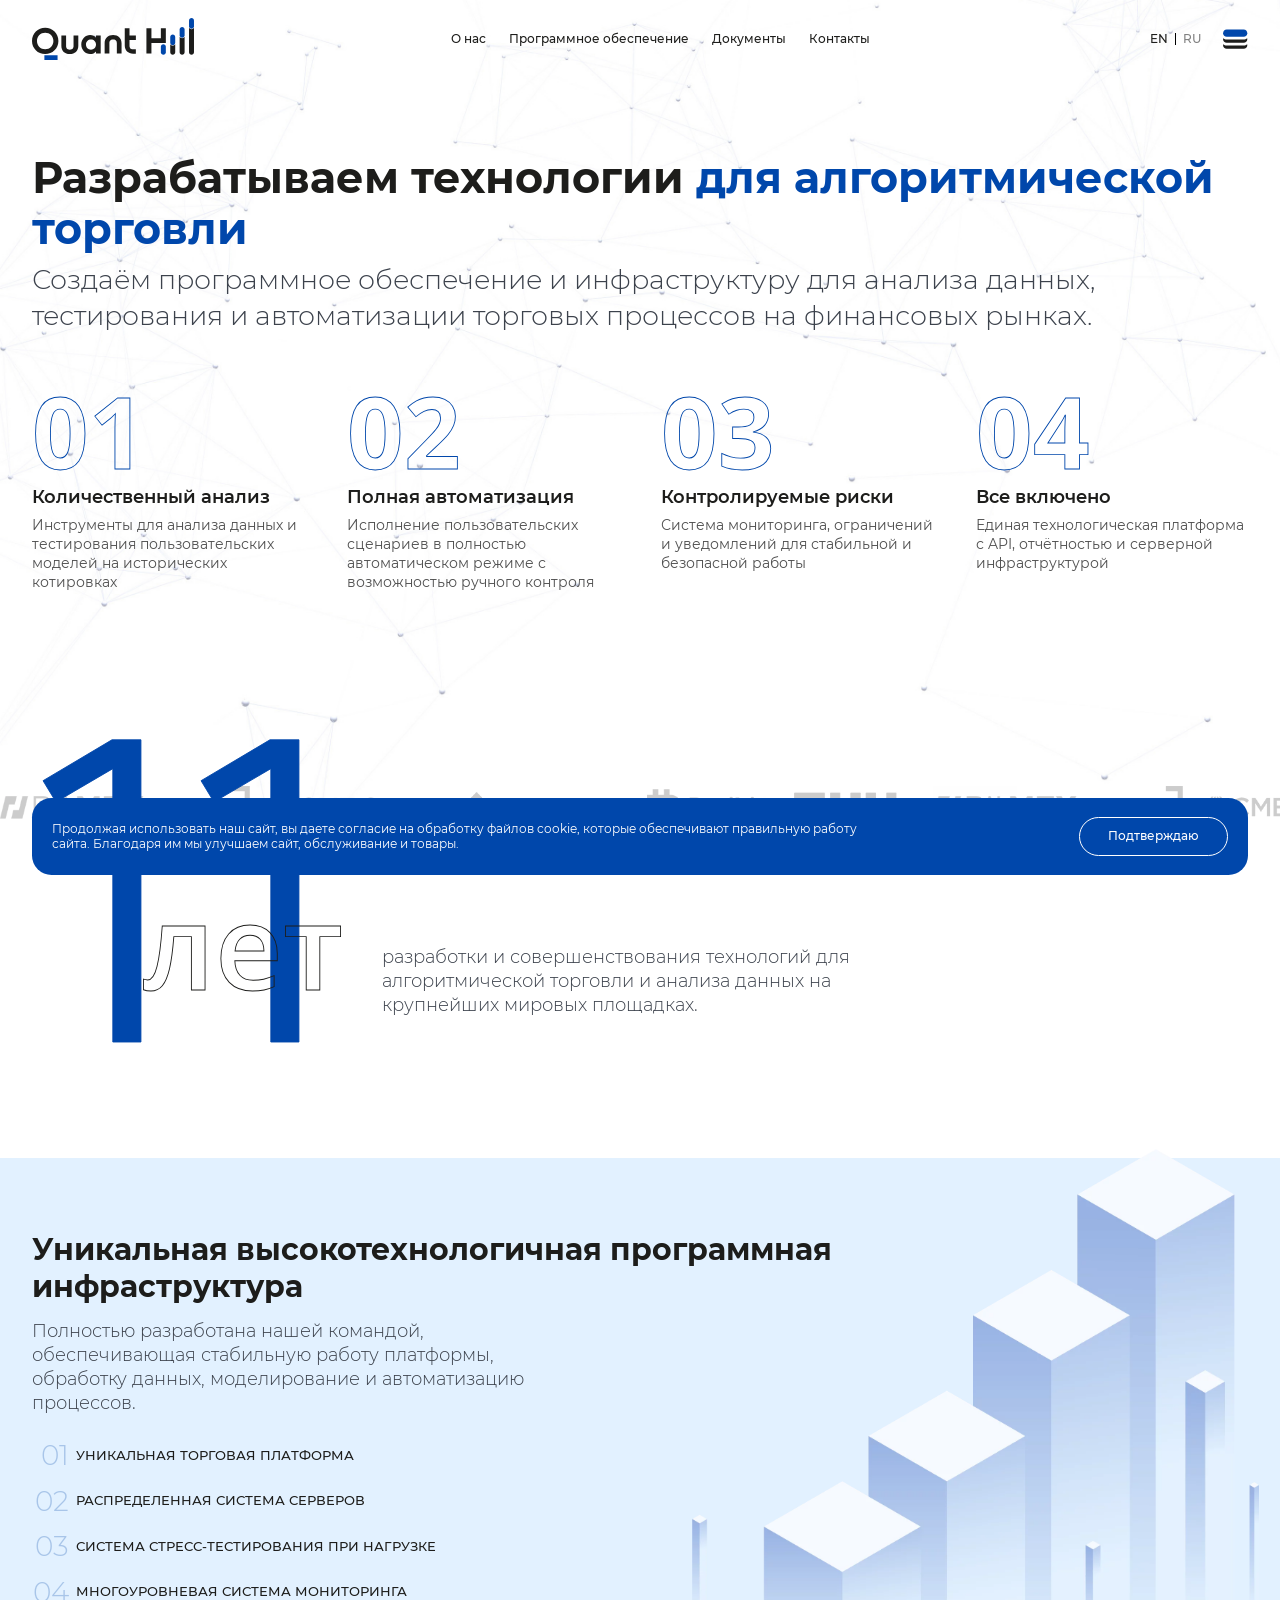
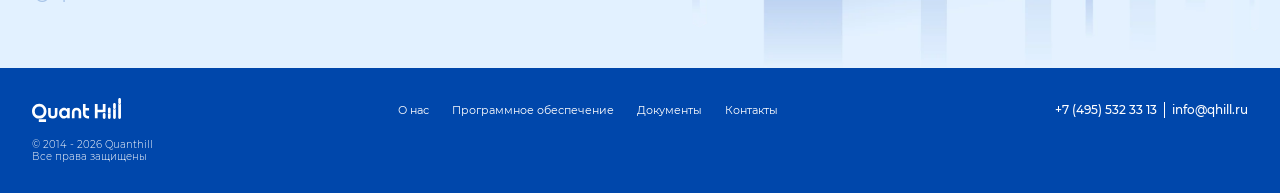
<file: ru/index.html>
<!DOCTYPE html>
<html lang="ru">

<head>
	<meta charset="UTF-8">
	<meta name="viewport" content="width=device-width, initial-scale=1.0">
	<meta name="format-detection" content="telephone=no">

	<link rel="shortcut icon" href="../wp-content/themes/qh/img/header/faviconQh.svg" type="image/svg+xml">

	<title>Квант Хилл — ПО и инфраструктура для алгоритмической торговли</title>

	<meta name="description"
		content="Разрабатываем технологии для анализа данных, тестирования стратегий и автоматизации исполнения сделок. Мониторинг, риск-контроль, интеграции через API">
	<meta name="keywords"
		content="алгоритмическая торговля, алготрейдинг, торговые роботы, количественные стратегии, backtesting, риск-менеджмент, мониторинг, торговая платформа, API-интеграции, автоматизация торговли">

	<link href="https://cdn.jsdelivr.net/npm/bootstrap@5.3.0/dist/css/bootstrap.min.css" rel="stylesheet">
	<link rel="stylesheet" href="https://cdn.jsdelivr.net/npm/@fancyapps/ui/dist/fancybox.css" />

	<link rel="preconnect" href="https://fonts.googleapis.com">
	<link rel="preconnect" href="https://fonts.gstatic.com">
	<link
		href="https://fonts.googleapis.com/css2?family=Inter:ital,opsz,wght@0,14..32,100..900;1,14..32,100..900&amp;display=swap"
		rel="stylesheet">
	<link
		href="https://fonts.googleapis.com/css2?family=Inria+Sans:ital,wght@0,300;0,400;0,700;1,300;1,400;1,700&amp;display=swap"
		rel="stylesheet">

	<link rel="stylesheet" href="../wp-content/themes/qh/css/style-1%EF%B9%96v=1766147344.css">

	<meta name='robots' content='max-image-preview:large' />
	<style>
		img:is([sizes="auto" i], [sizes^="auto," i]) {
			contain-intrinsic-size: 3000px 1500px
		}
	</style>
	<link rel="alternate" href="../en/index.html" hreflang="en" />
	<link rel="alternate" href="index.html" hreflang="ru" />
	<link rel="alternate" href="index.html" hreflang="x-default" />
	<script type="text/javascript">
		/* <![CDATA[ */
		window._wpemojiSettings = { "baseUrl": "https:\/\/s.w.org\/images\/core\/emoji\/15.0.3\/72x72\/", "ext": ".png", "svgUrl": "https:\/\/s.w.org\/images\/core\/emoji\/15.0.3\/svg\/", "svgExt": ".svg", "source": { "concatemoji": "https:\/\/qhill.ru\/wp-includes\/js\/wp-emoji-release.min.js?ver=6.7.2" } };
		/*! This file is auto-generated */
		!function (i, n) { var o, s, e; function c(e) { try { var t = { supportTests: e, timestamp: (new Date).valueOf() }; sessionStorage.setItem(o, JSON.stringify(t)) } catch (e) { } } function p(e, t, n) { e.clearRect(0, 0, e.canvas.width, e.canvas.height), e.fillText(t, 0, 0); var t = new Uint32Array(e.getImageData(0, 0, e.canvas.width, e.canvas.height).data), r = (e.clearRect(0, 0, e.canvas.width, e.canvas.height), e.fillText(n, 0, 0), new Uint32Array(e.getImageData(0, 0, e.canvas.width, e.canvas.height).data)); return t.every(function (e, t) { return e === r[t] }) } function u(e, t, n) { switch (t) { case "flag": return n(e, "\ud83c\udff3\ufe0f\u200d\u26a7\ufe0f", "\ud83c\udff3\ufe0f\u200b\u26a7\ufe0f") ? !1 : !n(e, "\ud83c\uddfa\ud83c\uddf3", "\ud83c\uddfa\u200b\ud83c\uddf3") && !n(e, "\ud83c\udff4\udb40\udc67\udb40\udc62\udb40\udc65\udb40\udc6e\udb40\udc67\udb40\udc7f", "\ud83c\udff4\u200b\udb40\udc67\u200b\udb40\udc62\u200b\udb40\udc65\u200b\udb40\udc6e\u200b\udb40\udc67\u200b\udb40\udc7f"); case "emoji": return !n(e, "\ud83d\udc26\u200d\u2b1b", "\ud83d\udc26\u200b\u2b1b") }return !1 } function f(e, t, n) { var r = "undefined" != typeof WorkerGlobalScope && self instanceof WorkerGlobalScope ? new OffscreenCanvas(300, 150) : i.createElement("canvas"), a = r.getContext("2d", { willReadFrequently: !0 }), o = (a.textBaseline = "top", a.font = "600 32px Arial", {}); return e.forEach(function (e) { o[e] = t(a, e, n) }), o } function t(e) { var t = i.createElement("script"); t.src = e, t.defer = !0, i.head.appendChild(t) } "undefined" != typeof Promise && (o = "wpEmojiSettingsSupports", s = ["flag", "emoji"], n.supports = { everything: !0, everythingExceptFlag: !0 }, e = new Promise(function (e) { i.addEventListener("DOMContentLoaded", e, { once: !0 }) }), new Promise(function (t) { var n = function () { try { var e = JSON.parse(sessionStorage.getItem(o)); if ("object" == typeof e && "number" == typeof e.timestamp && (new Date).valueOf() < e.timestamp + 604800 && "object" == typeof e.supportTests) return e.supportTests } catch (e) { } return null }(); if (!n) { if ("undefined" != typeof Worker && "undefined" != typeof OffscreenCanvas && "undefined" != typeof URL && URL.createObjectURL && "undefined" != typeof Blob) try { var e = "postMessage(" + f.toString() + "(" + [JSON.stringify(s), u.toString(), p.toString()].join(",") + "));", r = new Blob([e], { type: "text/javascript" }), a = new Worker(URL.createObjectURL(r), { name: "wpTestEmojiSupports" }); return void (a.onmessage = function (e) { c(n = e.data), a.terminate(), t(n) }) } catch (e) { } c(n = f(s, u, p)) } t(n) }).then(function (e) { for (var t in e) n.supports[t] = e[t], n.supports.everything = n.supports.everything && n.supports[t], "flag" !== t && (n.supports.everythingExceptFlag = n.supports.everythingExceptFlag && n.supports[t]); n.supports.everythingExceptFlag = n.supports.everythingExceptFlag && !n.supports.flag, n.DOMReady = !1, n.readyCallback = function () { n.DOMReady = !0 } }).then(function () { return e }).then(function () { var e; n.supports.everything || (n.readyCallback(), (e = n.source || {}).concatemoji ? t(e.concatemoji) : e.wpemoji && e.twemoji && (t(e.twemoji), t(e.wpemoji))) })) }((window, document), window._wpemojiSettings);
		/* ]]> */
	</script>
	<style id='wp-emoji-styles-inline-css' type='text/css'>
		img.wp-smiley,
		img.emoji {
			display: inline !important;
			border: none !important;
			box-shadow: none !important;
			height: 1em !important;
			width: 1em !important;
			margin: 0 0.07em !important;
			vertical-align: -0.1em !important;
			background: none !important;
			padding: 0 !important;
		}
	</style>
	<link rel='stylesheet' id='wp-block-library-css'
		href='../wp-includes/css/dist/block-library/style.min%EF%B9%96ver=6.7.2.css' type='text/css' media='all' />
	<style id='filebird-block-filebird-gallery-style-inline-css' type='text/css'>
		ul.filebird-block-filebird-gallery {
			margin: auto !important;
			padding: 0 !important;
			width: 100%
		}

		ul.filebird-block-filebird-gallery.layout-grid {
			display: grid;
			grid-gap: 20px;
			align-items: stretch;
			grid-template-columns: repeat(var(--columns), 1fr);
			justify-items: stretch
		}

		ul.filebird-block-filebird-gallery.layout-grid li img {
			border: 1px solid #ccc;
			box-shadow: 2px 2px 6px 0 rgba(0, 0, 0, .3);
			height: 100%;
			max-width: 100%;
			-o-object-fit: cover;
			object-fit: cover;
			width: 100%
		}

		ul.filebird-block-filebird-gallery.layout-masonry {
			-moz-column-count: var(--columns);
			-moz-column-gap: var(--space);
			column-gap: var(--space);
			-moz-column-width: var(--min-width);
			columns: var(--min-width) var(--columns);
			display: block;
			overflow: auto
		}

		ul.filebird-block-filebird-gallery.layout-masonry li {
			margin-bottom: var(--space)
		}

		ul.filebird-block-filebird-gallery li {
			list-style: none
		}

		ul.filebird-block-filebird-gallery li figure {
			height: 100%;
			margin: 0;
			padding: 0;
			position: relative;
			width: 100%
		}

		ul.filebird-block-filebird-gallery li figure figcaption {
			background: linear-gradient(0deg, rgba(0, 0, 0, .7), rgba(0, 0, 0, .3) 70%, transparent);
			bottom: 0;
			box-sizing: border-box;
			color: #fff;
			font-size: .8em;
			margin: 0;
			max-height: 100%;
			overflow: auto;
			padding: 3em .77em .7em;
			position: absolute;
			text-align: center;
			width: 100%;
			z-index: 2
		}

		ul.filebird-block-filebird-gallery li figure figcaption a {
			color: inherit
		}
	</style>
	<style id='classic-theme-styles-inline-css' type='text/css'>
		/*! This file is auto-generated */
		.wp-block-button__link {
			color: #fff;
			background-color: #32373c;
			border-radius: 9999px;
			box-shadow: none;
			text-decoration: none;
			padding: calc(.667em + 2px) calc(1.333em + 2px);
			font-size: 1.125em
		}

		.wp-block-file__button {
			background: #32373c;
			color: #fff;
			text-decoration: none
		}
	</style>
	<style id='global-styles-inline-css' type='text/css'>
		:root {
			--wp--preset--aspect-ratio--square: 1;
			--wp--preset--aspect-ratio--4-3: 4/3;
			--wp--preset--aspect-ratio--3-4: 3/4;
			--wp--preset--aspect-ratio--3-2: 3/2;
			--wp--preset--aspect-ratio--2-3: 2/3;
			--wp--preset--aspect-ratio--16-9: 16/9;
			--wp--preset--aspect-ratio--9-16: 9/16;
			--wp--preset--color--black: #000000;
			--wp--preset--color--cyan-bluish-gray: #abb8c3;
			--wp--preset--color--white: #ffffff;
			--wp--preset--color--pale-pink: #f78da7;
			--wp--preset--color--vivid-red: #cf2e2e;
			--wp--preset--color--luminous-vivid-orange: #ff6900;
			--wp--preset--color--luminous-vivid-amber: #fcb900;
			--wp--preset--color--light-green-cyan: #7bdcb5;
			--wp--preset--color--vivid-green-cyan: #00d084;
			--wp--preset--color--pale-cyan-blue: #8ed1fc;
			--wp--preset--color--vivid-cyan-blue: #0693e3;
			--wp--preset--color--vivid-purple: #9b51e0;
			--wp--preset--gradient--vivid-cyan-blue-to-vivid-purple: linear-gradient(135deg, rgba(6, 147, 227, 1) 0%, rgb(155, 81, 224) 100%);
			--wp--preset--gradient--light-green-cyan-to-vivid-green-cyan: linear-gradient(135deg, rgb(122, 220, 180) 0%, rgb(0, 208, 130) 100%);
			--wp--preset--gradient--luminous-vivid-amber-to-luminous-vivid-orange: linear-gradient(135deg, rgba(252, 185, 0, 1) 0%, rgba(255, 105, 0, 1) 100%);
			--wp--preset--gradient--luminous-vivid-orange-to-vivid-red: linear-gradient(135deg, rgba(255, 105, 0, 1) 0%, rgb(207, 46, 46) 100%);
			--wp--preset--gradient--very-light-gray-to-cyan-bluish-gray: linear-gradient(135deg, rgb(238, 238, 238) 0%, rgb(169, 184, 195) 100%);
			--wp--preset--gradient--cool-to-warm-spectrum: linear-gradient(135deg, rgb(74, 234, 220) 0%, rgb(151, 120, 209) 20%, rgb(207, 42, 186) 40%, rgb(238, 44, 130) 60%, rgb(251, 105, 98) 80%, rgb(254, 248, 76) 100%);
			--wp--preset--gradient--blush-light-purple: linear-gradient(135deg, rgb(255, 206, 236) 0%, rgb(152, 150, 240) 100%);
			--wp--preset--gradient--blush-bordeaux: linear-gradient(135deg, rgb(254, 205, 165) 0%, rgb(254, 45, 45) 50%, rgb(107, 0, 62) 100%);
			--wp--preset--gradient--luminous-dusk: linear-gradient(135deg, rgb(255, 203, 112) 0%, rgb(199, 81, 192) 50%, rgb(65, 88, 208) 100%);
			--wp--preset--gradient--pale-ocean: linear-gradient(135deg, rgb(255, 245, 203) 0%, rgb(182, 227, 212) 50%, rgb(51, 167, 181) 100%);
			--wp--preset--gradient--electric-grass: linear-gradient(135deg, rgb(202, 248, 128) 0%, rgb(113, 206, 126) 100%);
			--wp--preset--gradient--midnight: linear-gradient(135deg, rgb(2, 3, 129) 0%, rgb(40, 116, 252) 100%);
			--wp--preset--font-size--small: 13px;
			--wp--preset--font-size--medium: 20px;
			--wp--preset--font-size--large: 36px;
			--wp--preset--font-size--x-large: 42px;
			--wp--preset--spacing--20: 0.44rem;
			--wp--preset--spacing--30: 0.67rem;
			--wp--preset--spacing--40: 1rem;
			--wp--preset--spacing--50: 1.5rem;
			--wp--preset--spacing--60: 2.25rem;
			--wp--preset--spacing--70: 3.38rem;
			--wp--preset--spacing--80: 5.06rem;
			--wp--preset--shadow--natural: 6px 6px 9px rgba(0, 0, 0, 0.2);
			--wp--preset--shadow--deep: 12px 12px 50px rgba(0, 0, 0, 0.4);
			--wp--preset--shadow--sharp: 6px 6px 0px rgba(0, 0, 0, 0.2);
			--wp--preset--shadow--outlined: 6px 6px 0px -3px rgba(255, 255, 255, 1), 6px 6px rgba(0, 0, 0, 1);
			--wp--preset--shadow--crisp: 6px 6px 0px rgba(0, 0, 0, 1);
		}

		:where(.is-layout-flex) {
			gap: 0.5em;
		}

		:where(.is-layout-grid) {
			gap: 0.5em;
		}

		body .is-layout-flex {
			display: flex;
		}

		.is-layout-flex {
			flex-wrap: wrap;
			align-items: center;
		}

		.is-layout-flex> :is(*, div) {
			margin: 0;
		}

		body .is-layout-grid {
			display: grid;
		}

		.is-layout-grid> :is(*, div) {
			margin: 0;
		}

		:where(.wp-block-columns.is-layout-flex) {
			gap: 2em;
		}

		:where(.wp-block-columns.is-layout-grid) {
			gap: 2em;
		}

		:where(.wp-block-post-template.is-layout-flex) {
			gap: 1.25em;
		}

		:where(.wp-block-post-template.is-layout-grid) {
			gap: 1.25em;
		}

		.has-black-color {
			color: var(--wp--preset--color--black) !important;
		}

		.has-cyan-bluish-gray-color {
			color: var(--wp--preset--color--cyan-bluish-gray) !important;
		}

		.has-white-color {
			color: var(--wp--preset--color--white) !important;
		}

		.has-pale-pink-color {
			color: var(--wp--preset--color--pale-pink) !important;
		}

		.has-vivid-red-color {
			color: var(--wp--preset--color--vivid-red) !important;
		}

		.has-luminous-vivid-orange-color {
			color: var(--wp--preset--color--luminous-vivid-orange) !important;
		}

		.has-luminous-vivid-amber-color {
			color: var(--wp--preset--color--luminous-vivid-amber) !important;
		}

		.has-light-green-cyan-color {
			color: var(--wp--preset--color--light-green-cyan) !important;
		}

		.has-vivid-green-cyan-color {
			color: var(--wp--preset--color--vivid-green-cyan) !important;
		}

		.has-pale-cyan-blue-color {
			color: var(--wp--preset--color--pale-cyan-blue) !important;
		}

		.has-vivid-cyan-blue-color {
			color: var(--wp--preset--color--vivid-cyan-blue) !important;
		}

		.has-vivid-purple-color {
			color: var(--wp--preset--color--vivid-purple) !important;
		}

		.has-black-background-color {
			background-color: var(--wp--preset--color--black) !important;
		}

		.has-cyan-bluish-gray-background-color {
			background-color: var(--wp--preset--color--cyan-bluish-gray) !important;
		}

		.has-white-background-color {
			background-color: var(--wp--preset--color--white) !important;
		}

		.has-pale-pink-background-color {
			background-color: var(--wp--preset--color--pale-pink) !important;
		}

		.has-vivid-red-background-color {
			background-color: var(--wp--preset--color--vivid-red) !important;
		}

		.has-luminous-vivid-orange-background-color {
			background-color: var(--wp--preset--color--luminous-vivid-orange) !important;
		}

		.has-luminous-vivid-amber-background-color {
			background-color: var(--wp--preset--color--luminous-vivid-amber) !important;
		}

		.has-light-green-cyan-background-color {
			background-color: var(--wp--preset--color--light-green-cyan) !important;
		}

		.has-vivid-green-cyan-background-color {
			background-color: var(--wp--preset--color--vivid-green-cyan) !important;
		}

		.has-pale-cyan-blue-background-color {
			background-color: var(--wp--preset--color--pale-cyan-blue) !important;
		}

		.has-vivid-cyan-blue-background-color {
			background-color: var(--wp--preset--color--vivid-cyan-blue) !important;
		}

		.has-vivid-purple-background-color {
			background-color: var(--wp--preset--color--vivid-purple) !important;
		}

		.has-black-border-color {
			border-color: var(--wp--preset--color--black) !important;
		}

		.has-cyan-bluish-gray-border-color {
			border-color: var(--wp--preset--color--cyan-bluish-gray) !important;
		}

		.has-white-border-color {
			border-color: var(--wp--preset--color--white) !important;
		}

		.has-pale-pink-border-color {
			border-color: var(--wp--preset--color--pale-pink) !important;
		}

		.has-vivid-red-border-color {
			border-color: var(--wp--preset--color--vivid-red) !important;
		}

		.has-luminous-vivid-orange-border-color {
			border-color: var(--wp--preset--color--luminous-vivid-orange) !important;
		}

		.has-luminous-vivid-amber-border-color {
			border-color: var(--wp--preset--color--luminous-vivid-amber) !important;
		}

		.has-light-green-cyan-border-color {
			border-color: var(--wp--preset--color--light-green-cyan) !important;
		}

		.has-vivid-green-cyan-border-color {
			border-color: var(--wp--preset--color--vivid-green-cyan) !important;
		}

		.has-pale-cyan-blue-border-color {
			border-color: var(--wp--preset--color--pale-cyan-blue) !important;
		}

		.has-vivid-cyan-blue-border-color {
			border-color: var(--wp--preset--color--vivid-cyan-blue) !important;
		}

		.has-vivid-purple-border-color {
			border-color: var(--wp--preset--color--vivid-purple) !important;
		}

		.has-vivid-cyan-blue-to-vivid-purple-gradient-background {
			background: var(--wp--preset--gradient--vivid-cyan-blue-to-vivid-purple) !important;
		}

		.has-light-green-cyan-to-vivid-green-cyan-gradient-background {
			background: var(--wp--preset--gradient--light-green-cyan-to-vivid-green-cyan) !important;
		}

		.has-luminous-vivid-amber-to-luminous-vivid-orange-gradient-background {
			background: var(--wp--preset--gradient--luminous-vivid-amber-to-luminous-vivid-orange) !important;
		}

		.has-luminous-vivid-orange-to-vivid-red-gradient-background {
			background: var(--wp--preset--gradient--luminous-vivid-orange-to-vivid-red) !important;
		}

		.has-very-light-gray-to-cyan-bluish-gray-gradient-background {
			background: var(--wp--preset--gradient--very-light-gray-to-cyan-bluish-gray) !important;
		}

		.has-cool-to-warm-spectrum-gradient-background {
			background: var(--wp--preset--gradient--cool-to-warm-spectrum) !important;
		}

		.has-blush-light-purple-gradient-background {
			background: var(--wp--preset--gradient--blush-light-purple) !important;
		}

		.has-blush-bordeaux-gradient-background {
			background: var(--wp--preset--gradient--blush-bordeaux) !important;
		}

		.has-luminous-dusk-gradient-background {
			background: var(--wp--preset--gradient--luminous-dusk) !important;
		}

		.has-pale-ocean-gradient-background {
			background: var(--wp--preset--gradient--pale-ocean) !important;
		}

		.has-electric-grass-gradient-background {
			background: var(--wp--preset--gradient--electric-grass) !important;
		}

		.has-midnight-gradient-background {
			background: var(--wp--preset--gradient--midnight) !important;
		}

		.has-small-font-size {
			font-size: var(--wp--preset--font-size--small) !important;
		}

		.has-medium-font-size {
			font-size: var(--wp--preset--font-size--medium) !important;
		}

		.has-large-font-size {
			font-size: var(--wp--preset--font-size--large) !important;
		}

		.has-x-large-font-size {
			font-size: var(--wp--preset--font-size--x-large) !important;
		}

		:where(.wp-block-post-template.is-layout-flex) {
			gap: 1.25em;
		}

		:where(.wp-block-post-template.is-layout-grid) {
			gap: 1.25em;
		}

		:where(.wp-block-columns.is-layout-flex) {
			gap: 2em;
		}

		:where(.wp-block-columns.is-layout-grid) {
			gap: 2em;
		}

		:root :where(.wp-block-pullquote) {
			font-size: 1.5em;
			line-height: 1.6;
		}
	</style>
	<link rel="https://api.w.org/" href="../wp-json/index.json" />
	<link rel="alternate" title="JSON" type="application/json" href="../wp-json/wp/v2/pages/141.json" />
	<link rel="EditURI" type="application/rsd+xml" title="RSD" href="https://qhill.ru/xmlrpc.php?rsd" />
	<meta name="generator" content="WordPress 6.7.2" />
	<link rel="canonical" href="index.html" />
	<link rel='shortlink' href='index.html' />
	<link rel="alternate" title="oEmbed (JSON)" type="application/json+oembed"
		href="../wp-json/oembed/1.0/embed%EF%B9%96url=https%EF%B9%95%EA%A4%B7%EA%A4%B7qhill.ru%EA%A4%B7ru%EA%A4%B7.json" />
	<link rel="alternate" title="oEmbed (XML)" type="text/xml+oembed"
		href="../wp-json/oembed/1.0/embed%EF%B9%96url=https%EF%B9%95%EA%A4%B7%EA%A4%B7qhill.ru%EA%A4%B7ru%EA%A4%B7&amp;format=xml.xml" />

</head>

<body
	style="background: url('../wp-content/themes/qh/img/background3.jpg') no-repeat top center !important; background-size: cover !important;">

	<div class="cursor-dot"></div>
	<div class="cursor-dot-outline"></div>

	<nav class="navbar" id="header">
		<div class="container">
			<div class="w-100 d-flex justify-content-between align-items-center">
				<div class="navbar__left">
					<a class="navbar-brand" href="index.html">
						<img src="../wp-content/themes/qh/img/header/logo.svg" alt="лого quanthill">
					</a>
				</div>

				<ul class="navbar-nav d-none d-lg-flex">
					<li class='nav-item'><a class='nav-link ' href='o-nas/index.html'>О нас</a></li>
					<li class='nav-item'><a class='nav-link ' href='category/soft/index.html'>Программное
							обеспечение</a></li>
					<li class='nav-item'><a class='nav-link ' href='dokumenty/index.html'>Документы</a></li>
					<li class='nav-item'><a class='nav-link ' href='kontakty/index.html'>Контакты</a></li>
				</ul>

				<div class="navbar__right d-flex align-items-center">
					<div class="navbar__links d-flex align-items-center">
						<!-- <a href="#" class="btn-1 navbar__btn" data-bs-toggle="modal" data-bs-target="#modal-book-a-call">Связаться</a> -->
						<!--
						<a href="#" class="navbar__lk d-none d-sm-flex">
							<svg width="23" height="23" viewBox="0 0 23 23" fill="none" xmlns="http://www.w3.org/2000/svg">
								<path
									d="M0 22.5033H22.1244C22.1244 18.852 20.3578 15.6141 17.6267 13.6014C15.988 15.368 13.6506 16.4801 11.0573 16.4801C8.46397 16.4801 6.13146 15.368 4.48787 13.6014C1.76661 15.6141 0 18.852 0 22.5033Z"
									fill="#1D1D1B" />
								<path
									d="M11.062 14.9989C15.2038 14.9989 18.5614 11.6413 18.5614 7.49947C18.5614 3.35763 15.2038 0 11.062 0C6.92013 0 3.5625 3.35763 3.5625 7.49947C3.5625 11.6413 6.92013 14.9989 11.062 14.9989Z"
									fill="#0047AB" />
							</svg>
						</a>
						-->
					</div>
					<div class="navbar__lang d-none d-lg-flex align-items-center justify-content-center">

						<a href="../en/index.html">EN</a>
						<a href="index.html" class="active">RU</a>
					</div>
					<button class="navbar-toggler" type="button" data-bs-toggle="offcanvas"
						data-bs-target="#offcanvasNavbar" aria-controls="offcanvasNavbar">
						<span class="navbar-toggler-icon">
							<svg width="38" height="30" viewBox="0 0 38 30" fill="none"
								xmlns="http://www.w3.org/2000/svg">
								<path
									d="M31.6165 24.8976H5.63251C3.62209 24.8976 1.77691 24.1677 0.344832 22.9698C0.220902 23.4379 0.124512 23.9199 0.124512 24.4156C0.124512 27.4588 2.58934 29.9236 5.63251 29.9236H31.6165C34.6597 29.9236 37.1245 27.4588 37.1245 24.4156C37.1245 23.9061 37.0281 23.4242 36.9042 22.9698C35.4721 24.1677 33.6269 24.8976 31.6165 24.8976Z"
									fill="#1D1D1B" />
								<path
									d="M5.63251 20.7666H31.6165C34.6597 20.7666 37.1245 18.3017 37.1245 15.2586C37.1245 14.7491 37.0281 14.2671 36.9042 13.8127C35.4721 15.0107 33.6269 15.7405 31.6165 15.7405H5.63251C3.62209 15.7405 1.77691 15.0107 0.344832 13.8127C0.220902 14.2809 0.124512 14.7628 0.124512 15.2586C0.124512 18.3017 2.58934 20.7666 5.63251 20.7666Z"
									fill="#1D1D1B" />
								<path
									d="M5.63251 11.5957H31.6165C34.6597 11.5957 37.1245 9.1309 37.1245 6.08773C37.1245 3.04456 34.6597 0.579727 31.6165 0.579727H5.63251C2.58934 0.579727 0.124512 3.04456 0.124512 6.08773C0.124512 9.1309 2.58934 11.5957 5.63251 11.5957Z"
									fill="#0047AB" />
							</svg>
						</span>
					</button>
					<div class="offcanvas offcanvas-end" tabindex="-1" id="offcanvasNavbar"
						aria-labelledby="offcanvasNavbarLabel">
						<div class="offcanvas-header d-flex justify-content-sm-end justify-content-between">
							<a href="#" class="offcanvas__logo d-sm-none">
								<img src="../wp-content/themes/qh/img/header/logo-light.svg" alt="logo">
							</a>
							<button type="button" class="btn-close" data-bs-dismiss="offcanvas" aria-label="Закрыть">
								<svg width="26" height="26" viewBox="0 0 26 26" fill="none"
									xmlns="http://www.w3.org/2000/svg">
									<path
										d="M20.08 14.42L14.42 20.08L19.18 24.84C20.74 26.4 23.27 26.4 24.84 24.84C26.4 23.28 26.4 20.75 24.84 19.18L20.08 14.42Z"
										fill="white" />
									<path
										d="M5.93 11.59L11.59 5.93L6.83 1.17C5.27 -0.39 2.73 -0.39 1.17 1.17C-0.39 2.73 -0.39 5.27 1.17 6.83L5.93 11.59Z"
										fill="white" />
									<path
										d="M24.84 1.17C23.28 -0.39 20.75 -0.39 19.18 1.17L1.17 19.18C-0.39 20.74 -0.39 23.27 1.17 24.84C2.73 26.4 5.26 26.4 6.83 24.84L24.84 6.83C26.4 5.27 26.4 2.74 24.84 1.17Z"
										fill="white" />
								</svg>
							</button>
						</div>
						<div
							class="offcanvas-body d-flex flex-column justify-content-between align-items-start main-navigation">
							<ul class="navbar-nav">
								<li class='nav-item'><a class='nav-link ' href='o-nas/index.html'>О нас</a></li>
								<li class='nav-item'><a class='nav-link ' href='dokumenty/index.html'>Документы</a></li>
								<li class='nav-item'><a class='nav-link ' href='category/soft/index.html'>Программное
										обеспечение</a></li>
								<li class='nav-item'><a class='nav-link ' href='kontakty/index.html'>Контакты</a></li>
							</ul>
							<div class="offcanvas__group d-flex flex-column align-items-start">
								<!--
								<a href="#" class="btn-1 navbar__btn">
									<span>Личный кабинет</span>
									<svg width="23" height="23" viewBox="0 0 23 23" fill="none" xmlns="http://www.w3.org/2000/svg">
										<path
											d="M0 22.5033H22.1244C22.1244 18.852 20.3578 15.614 17.6267 13.6014C15.988 15.368 13.6506 16.4801 11.0573 16.4801C8.46397 16.4801 6.13146 15.368 4.48787 13.6014C1.76661 15.614 0 18.852 0 22.5033Z"
											fill="white" />
										<path
											d="M11.0622 14.9989C15.2041 14.9989 18.5617 11.6413 18.5617 7.49947C18.5617 3.35763 15.2041 0 11.0622 0C6.92037 0 3.56274 3.35763 3.56274 7.49947C3.56274 11.6413 6.92037 14.9989 11.0622 14.9989Z"
											fill="white" />
									</svg>
								</a>
								-->
								<div class="navbar__lang d-flex align-items-center">

									<a href="https://quanthill.kg/en/" target="_blank">EN</a>
									<a href="index.html" class="active">RU</a>
									<!--
									<a href="../en/index.html" >EN</a>
									<a href="https://qhill.ru/ru/" class="active">RU</a>
																					-->
								</div>

								<div
									class="navbar__contacts d-flex align-items-sm-center flex-column flex-sm-row align-items-start">
									<a href="tel:+74955323313" class="navbar__phone">+7 (495) 532 33 13</a>
									<a href="mailto:info@qhill.ru" class="navbar__mail">info@qhill.ru</a>

								</div>

								<div class="navbar__contacts">
									<!--
									<a href="https://t.me/quanthillpublic" target="_blank" rel="nofollow" class="navbar__social">
										<img src="https://qhill.ru/wp-content/themes/qh/img/header/tg.svg" alt="телеграм">
									</a>
									
									<a href="https://vk.com/quanthill" target="_blank" rel="nofollow" class="navbar__social">
										<img src="https://qhill.ru/wp-content/themes/qh/img/header/vk.svg" alt="vk">
									</a>
									<a href="https://x.com/QuantHill_" target="_blank" rel="nofollow" class="navbar__social">
										<img src="https://qhill.ru/wp-content/themes/qh/img/header/x.svg" alt="x">
									</a>
									<a href="https://www.youtube.com/@quanthill" target="_blank" rel="nofollow" class="navbar__social">
										<img src="https://qhill.ru/wp-content/themes/qh/img/header/YouTube.svg" alt="YouTube">
									</a>
									-->
								</div>

							</div>
						</div>
					</div>
				</div>
			</div>
		</div>
	</nav>
	<main class="index-page">

		<div class="breadcrumbs">
			<div class="container">
				<nav aria-label="breadcrumb" style="--bs-breadcrumb-divider: '   ';">
					<ol class="breadcrumb">
						<li class="breadcrumb-item" itemprop="itemListElement" itemscope=""
							itemtype="http://schema.org/ListItem">
							<a itemprop="item" href="index.html"><span itemprop="name"> </span></a>
						</li>
						<li class="breadcrumb-item active">
						</li>
					</ol>
				</nav>
			</div>
		</div>

		<div class="graph-anim"></div>




		<section class="main-screen section-first">
			<div class="container">
				<div class="row">
					<div
						class="col-12 d-flex flex-column align-items-sm-start align-items-center text-center text-sm-start">
						<h1 class="title-page main-screen__title"> Разрабатываем технологии <span>для алгоритмической
								торговли</span></h1>
						<div class="main-screen__text text mt-lg-2 mt-4">
							<p>Создаём программное обеспечение и инфраструктуру для анализа данных, тестирования и
								автоматизации торговых процессов на финансовых рынках.</p>
						</div>


					</div>
				</div>
			</div>
		</section>

		<!-- numbers -->
		<section class="numbers">
			<div class="container">
				<div class="row g-sm-5 g-3">

					<div
						class="col-lg-3 col-sm-6 d-flex flex-column align-items-center align-items-sm-start text-center text-sm-start">
						<p class="numbers__num">01</p>
						<div class="numbers__content mt-1">
							<p class="numbers__name name">Количественный анализ</p>
							<div class="numbers__text text mt-2">
								<p>Инструменты для анализа данных и тестирования пользовательских моделей на
									исторических котировках</p>
							</div>
						</div>
					</div>
					<div
						class="col-lg-3 col-sm-6 d-flex flex-column align-items-center align-items-sm-start text-center text-sm-start">
						<p class="numbers__num">02</p>
						<div class="numbers__content mt-1">
							<p class="numbers__name name">Полная автоматизация</p>
							<div class="numbers__text text mt-2">
								<p>Исполнение пользовательских сценариев в полностью автоматическом режиме с
									возможностью ручного контроля</p>
							</div>
						</div>
					</div>
					<div
						class="col-lg-3 col-sm-6 d-flex flex-column align-items-center align-items-sm-start text-center text-sm-start">
						<p class="numbers__num">03</p>
						<div class="numbers__content mt-1">
							<p class="numbers__name name">Контролируемые риски</p>
							<div class="numbers__text text mt-2">
								<p>Система мониторинга, ограничений и уведомлений для стабильной и безопасной работы</p>
							</div>
						</div>
					</div>
					<div
						class="col-lg-3 col-sm-6 d-flex flex-column align-items-center align-items-sm-start text-center text-sm-start">
						<p class="numbers__num">04</p>
						<div class="numbers__content mt-1">
							<p class="numbers__name name">Все включено</p>
							<div class="numbers__text text mt-2">
								<p>Единая технологическая платформа с API, отчётностью и серверной инфраструктурой</p>
							</div>
						</div>
					</div>

				</div>
			</div>
		</section>

		<!-- about -->
		<section class="about">
			<div class="container">
				<div class="row">
					<div class="col-12">
						<div class="about__block d-flex align-items-lg-end flex-column flex-lg-row">
							<div class="running">
								<div class="items-wrap">
									<div class="items marquee">
										<div class="item-elem">
											<img src="../wp-content/themes/qh/img/index/about/running-image.png"
												alt="фото">
										</div>
										<div class="item-elem">
											<img src="../wp-content/themes/qh/img/index/about/running-image.png"
												alt="фото">
										</div>
										<div class="item-elem">
											<img src="../wp-content/themes/qh/img/index/about/running-image.png"
												alt="фото">
										</div>
									</div>
									<div aria-hidden="true" class="items marquee">
										<div class="item-elem">
											<img src="../wp-content/themes/qh/img/index/about/running-image.png"
												alt="фото">
										</div>
										<div class="item-elem">
											<img src="../wp-content/themes/qh/img/index/about/running-image.png"
												alt="фото">
										</div>
										<div class="item-elem">
											<img src="../wp-content/themes/qh/img/index/about/running-image.png"
												alt="фото">
										</div>
									</div>
								</div>
							</div>
							<div class="position-relative">
								<p class="about__num">11</p>
								<p class="about__name">лет</p>
							</div>
							<div class="d-flex flex-column align-items-start about__info">
								<div class="about__text text sub">
									<p>разработки и совершенствования технологий для алгоритмической торговли и анализа
										данных на крупнейших мировых площадках.</p>
								</div>
							</div>
						</div>
					</div>
				</div>
			</div>
		</section>

		<!-- infrastructure -->
		<section class="infrastructure">
			<div class="container">
				<div class="row infrastructure__block position-relative">
					<div class="col-lg-8">
						<h2 class="section-title text-center text-sm-start">Уникальная высокотехнологичная программная
							инфраструктура</h2>
						<div class="infrastructure__text sub text mt-3 text-center text-sm-start">
							<p>Полностью разработана нашей командой, обеспечивающая стабильную работу платформы,
								обработку данных, моделирование и автоматизацию процессов.</p>
						</div>
						<ul class="infrastructure__list mt-lg-4">


							<li>
								<span>01</span>
								<p>УНИКАЛЬНАЯ ТОРГОВАЯ ПЛАТФОРМА</p>
							</li>


							<li>
								<span>02</span>
								<p>РАСПРЕДЕЛЕННАЯ СИСТЕМА СЕРВЕРОВ</p>
							</li>


							<li>
								<span>03</span>
								<p>СИСТЕМА СТРЕСС-ТЕСТИРОВАНИЯ ПРИ НАГРУЗКЕ</p>
							</li>


							<li>
								<span>04</span>
								<p>МНОГОУРОВНЕВАЯ СИСТЕМА МОНИТОРИНГА</p>
							</li>


						</ul>
					</div>
					<div class="col">
						<div class="infrastructure__image">
							<img src="../wp-content/themes/qh/img/index/infrastructure/image.png" alt="photo">
						</div>
					</div>
				</div>
			</div>
		</section>




	</main>

	<!-- Модальное окно (request) -->
	<div class="modal fade" id="modal-request" tabindex="-1" aria-labelledby="exampleModalLabel" aria-hidden="true">
		<button type="button" class="btn-close" data-bs-dismiss="modal" aria-label="Закрыть"></button>
		<div class="modal-dialog modal-dialog-centered">
			<div class="modal-content">
				<div class="modal-body">
					<p class="modal__title mb-lg-4">Запросить доступ</p>
					<form class="modal__form smtp_form">
						<div class="mb-lg-4">
							<input type="text" required name="name" class="form-control modal__input" id=""
								aria-describedby="" placeholder="Полное имя">
						</div>
						<div class="mb-lg-4">
							<input type="text" class="form-control modal__input" id="" aria-describedby=""
								placeholder="Наименование компании" name="company">
						</div>
						<div class="mb-lg-4">
							<input type="text" class="form-control modal__input" id="" aria-describedby=""
								placeholder="Город / Страна" name="city">
						</div>
						<div class="mb-lg-4">
							<input type="email" class="form-control modal__input" id="" aria-describedby=""
								placeholder="Email" name="email">
						</div>
						<div class="mb-lg-4">
							<input type="text" name="phone" class="form-control modal__input" value=""
								placeholder="Номер телефона" required>
							<input type="hidden" name="action" value="form_callback">
							<input type="hidden" name="form_name" value="Запросить доступ">
						</div>
						<button type="submit" class="btn-1 modal__send">Отправить</button>

					</form>
				</div>
			</div>
		</div>
	</div> <!-- Модальное окно (modal-agreement) -->
	<!--noindex-->
	<div class="modal fade" id="modal-agreement" tabindex="-1" aria-labelledby="exampleModalLabel" aria-hidden="true">
		<button type="button" class="btn-close" data-bs-dismiss="modal" aria-label="Закрыть"></button>
		<div class="modal-dialog modal-dialog-centered">
			<div class="modal-content">
				<div class="modal-body">
					<p class="modal__title mb-lg-4">Правовая информация</p>
					<div class="modal__form text">

						<p dir="ltr"><strong>Общие положения</strong></p>

						<p dir="ltr">Размещенная на сайте информация носит исключительно ознакомительный характер и не
							предназначена, а также не должна рассматриваться в качестве:</p>

						<ul style="list-style: disc; margin-left: 17px;">
							<li aria-level="1" dir="ltr">
								<p dir="ltr" role="presentation">предложением о продаже или приглашением к приобретению
									ценных бумаг, паев или иных инвестиционных продуктов;</p>
							</li>
							<li aria-level="1" dir="ltr">
								<p dir="ltr" role="presentation">индивидуальной инвестиционной, налоговой, юридической
									или финансовой консультацией.</p>
							</li>
							<li aria-level="1" dir="ltr">
								<p dir="ltr" role="presentation">офертой на заключение инвестиционного договора.</p>
							</li>
						</ul>

						<p dir="ltr">Получая доступ к информации на данном веб-сайте, вы подтверждаете, что:</p>

						<p dir="ltr">обладаете необходимым правовым статусом и полномочиями для ознакомления с такой
							информацией;</p>

						<p dir="ltr">соответствуете критериям инвестора в соответствии с применимым законодательством;
						</p>

						<p dir="ltr">действуете самостоятельно, без прямых или косвенных указаний со стороны ОсОО
							&ldquo;Квант Хилл&rdquo;</p>

						<p dir="ltr"><strong>Риски инвестирования</strong></p>

						<p dir="ltr">Инвестирование связано с высокими рисками, включая, но не ограничиваясь:</p>

						<ul style="list-style: disc; margin-left: 17px;">
							<li aria-level="1" dir="ltr">
								<p dir="ltr" role="presentation">рыночными, кредитными, валютными и ликвидными рисками;
								</p>
							</li>
							<li aria-level="1" dir="ltr">
								<p dir="ltr" role="presentation">операционными и правовыми рисками;</p>
							</li>
							<li aria-level="1" dir="ltr">
								<p dir="ltr" role="presentation">риском концентрации и полной потери вложенного
									капитала.<br />
									&nbsp;</p>
							</li>
						</ul>

						<p dir="ltr">До принятия инвестиционных решений инвестор должен самостоятельно оценить все риски
							и, при необходимости, обратиться за консультацией к профессионалам. ОсОО Квант Хилл не
							гарантирует сохранность вложенных средств и получение дохода. Исторические результаты
							инвестиций не являются показателем будущей доходности.</p>

						<p dir="ltr"><strong>Ограничение ответственности</strong></p>

						<p dir="ltr">Компания Квант Хилл (Quant Hill) не несёт ответственности за:</p>

						<ul style="list-style: disc; margin-left: 17px;">
							<li aria-level="1" dir="ltr">
								<p dir="ltr" role="presentation">актуальность, точность и полноту размещенной информации
									на сайте, кроме информации об организации;</p>
							</li>
							<li aria-level="1" dir="ltr">
								<p dir="ltr" role="presentation">возможные сбои или ошибки в работе сайта;</p>
							</li>
							<li aria-level="1" dir="ltr">
								<p dir="ltr" role="presentation">убытки или ущерб, возникшие в результате использования
									сайта или невозможности его использования.</p>
							</li>
						</ul>
					</div>
				</div>
			</div>
		</div>
	</div><!--/noindex--><!-- Модальное окно (Book a call) -->
	<div class="modal fade" id="modal-book-a-call" tabindex="-1" aria-labelledby="exampleModalLabel" aria-hidden="true">
		<button type="button" class="btn-close" data-bs-dismiss="modal" aria-label="Закрыть"></button>
		<div class="modal-dialog modal-dialog-centered">
			<div class="modal-content">
				<div class="modal-body">
					<p class="modal__title mb-lg-4">Запланировать звонок</p>
					<form class="modal__form smtp_form">
						<div class="mb-lg-4">
							<input type="text" name="name" required class="form-control modal__input" id=""
								aria-describedby="" placeholder="Полное имя">
						</div>
						<div class="mb-lg-4">
							<input type="text" class="form-control modal__input" id="" aria-describedby=""
								placeholder="Наименование компании" name="company">
						</div>
						<div class="mb-lg-4">
							<input type="text" class="form-control modal__input" id="" aria-describedby=""
								placeholder="Город / Страна" name="city">
						</div>
						<div class="mb-lg-4">
							<input type="email" class="form-control modal__input" id="" aria-describedby=""
								placeholder="Email" name="email">
						</div>
						<div class="mb-lg-4">
							<input type="text" name="phone" class="form-control modal__input" value=""
								placeholder="Номер телефона" required>
						</div>
						<input type="hidden" name="action" value="form_callback">
						<input type="hidden" name="form_name" value="Запланировать звонок">
						<button type="submit" class="btn-1 modal__send">Отправить</button>
					</form>
				</div>
			</div>
		</div>
	</div>
	<!-- cookie -->
	<div class="cookie">
		<div class="container">
			<div
				class="cookie__wrap d-flex align-items-sm-center justify-content-between flex-column flex-sm-row align-items-start">
				<div class="cookie__text text">
					<p>Продолжая использовать наш сайт, вы даете согласие на обработку файлов cookie, которые
						обеспечивают правильную работу сайта. Благодаря им мы улучшаем сайт, обслуживание и товары.</p>
				</div>
				<a href="#" class="cookie__btn btn-2">Подтверждаю</a>
			</div>
		</div>
	</div>


	<footer class="footer">
		<div class="footer-top">
			<div class="container">
				<div class="row">
					<div
						class="col-12 d-flex justify-content-between align-items-center flex-column flex-sm-row flex-wrap">
						<div class="footer-top__left">
							<a href="index.html" class="footer-top__logo">
								<img src="../wp-content/themes/qh/img/footer/logo.svg" alt="logo quanthill">
							</a>
						</div>
						<ul class="nav">
							<li class='nav-item'><a class='nav-link ' href='o-nas/index.html'>О нас</a></li>
							<li class='nav-item'><a class='nav-link ' href='category/soft/index.html'>Программное
									обеспечение</a></li>
							<li class='nav-item'><a class='nav-link ' href='dokumenty/index.html'>Документы</a></li>
							<li class='nav-item'><a class='nav-link ' href='kontakty/index.html'>Контакты</a></li>
						</ul>
						<div class="footer-top__right d-flex align-items-center">
							<div class="footer-top__group d-flex align-items-start">
								<a href="tel:+74955323313" class="footer-top__phone">+7 (495) 532 33 13</a>
								<a href="mailto:info@qhill.ru" class="footer-top__mail">info@qhill.ru</a>

							</div>
						</div>
					</div>
				</div>
				<div class="row footer-bottom">
					<div class="col-12 d-flex justify-content-between align-items-center flex-column flex-lg-row">
						<p class="footer-bottom__copyright">© 2014 - 2026 Quanthill <br>Все права защищены</p>
						<!--
					<div class="footer-bottom__links d-flex align-items-center flex-column flex-lg-row">
						<a href="#" data-bs-toggle="modal" data-bs-target="#modal-agreement">Правовая информация</a>
					</div>
-->
						<div class="footer-bottom__links d-flex align-items-center flex-column flex-lg-row"></div>
						<div class="footer-bottom__right d-flex align-items-center">
							<!-- 
                        <p class="footer-bottom__legal d-none">Telegram</p>
                        <a href="https://t.me/quanthillpublic" target="_blank" rel="nofollow" class="footer-bottom__social">
                            <img src="https://qhill.ru/wp-content/themes/qh/img/header/tg.svg" alt="telegram">
                        </a> -->
							<!--
						<p class="footer-bottom__legal d-none">VK</p>
						<a href="https://vk.com/quanthill" target="_blank" rel="nofollow" class="footer-bottom__social">
							<img src="https://qhill.ru/wp-content/themes/qh/img/header/vk.svg" alt="vk">
						</a>

						<p class="footer-bottom__legal d-none">X</p>
						<a href="https://x.com/QuantHill_" target="_blank" rel="nofollow" class="footer-bottom__social">
							<img src="https://qhill.ru/wp-content/themes/qh/img/header/x.svg" alt="x">
						</a>

						<p class="footer-bottom__legal d-none">YouTube</p>
						<a href="https://www.youtube.com/@quanthill" target="_blank" rel="nofollow" class="footer-bottom__social">
							<img src="https://qhill.ru/wp-content/themes/qh/img/header/YouTube.svg" alt="YouTube">
						</a>
-->
						</div>
					</div>
				</div>
			</div>
		</div>
	</footer>

	<div class="modal fade" id="tnxModal" tabindex="-1" aria-labelledby="exampleModalLabel" aria-hidden="true">
		<button type="button" class="btn-close" data-bs-dismiss="modal" aria-label="Закрыть">X</button>
		<div class="modal-dialog modal-dialog-centered">
			<div class="modal-content">
				<div class="modal-body">
					<p class="modal__title mb-lg-4">Спасибо</p>

				</div>
			</div>
		</div>
	</div>

	<script src="https://cdn.jsdelivr.net/npm/bootstrap@5.3.0/dist/js/bootstrap.bundle.min.js"></script>
	<script src="../wp-content/themes/qh/js/jquery-3.7.1.min.js"></script>
	<script src="../wp-content/themes/qh/js/three.min.js"></script>
	<script src="../wp-content/themes/qh/js/vanta.net.min.js"></script>
	<script src="../wp-content/themes/qh/js/slick.min.js"></script>
	<script src="https://cdn.jsdelivr.net/npm/@fancyapps/ui/dist/fancybox.umd.js"></script>
	<script src="../wp-content/themes/qh/js/select2.min.js"></script>
	<script src="../wp-content/themes/qh/js/phone-masks.js"></script>
	<script src="../wp-content/themes/qh/js/mask.js"></script>


	<script src="../wp-content/themes/qh/js/script-2%EF%B9%96v=1766147344.js"></script>

	<script>
		Fancybox.bind('[data-fancybox="images"]', {

		});
	</script>
	<script>
		document.addEventListener('DOMContentLoaded', function () {
			const tables = document.querySelectorAll('table');
			tables.forEach(function (table) {
				table.classList.add('table', 'table-bordered', 'table-responsive');
			});
		});
	</script>




	<!-- липкий сайдбар -->
	<script src="../wp-content/themes/qh/js/theia-sticky-sidebar.min.js"></script>
	<script src="../wp-content/themes/qh/js/ResizeSensor.min.js"></script>
	<script type="text/javascript">
		jQuery(document).ready(function () {
			jQuery('.content, .news-sidebar').theiaStickySidebar({
				additionalMarginTop: 100,
			});
		});
	</script>
	<!-- end -->

	<script>
		document.querySelectorAll('.glossary__letters a[href^="#"]').forEach(anchor => {
			anchor.addEventListener('click', function (e) {
				e.preventDefault();

				const target = document.querySelector(this.getAttribute('href'));
				const headerOffset = 80;
				const elementPosition = target.getBoundingClientRect().top;
				const offsetPosition = elementPosition + window.pageYOffset - headerOffset;

				window.scrollTo({
					top: offsetPosition,
					behavior: "smooth"
				});
			});
		});
	</script>

</body>

</html>
</file>
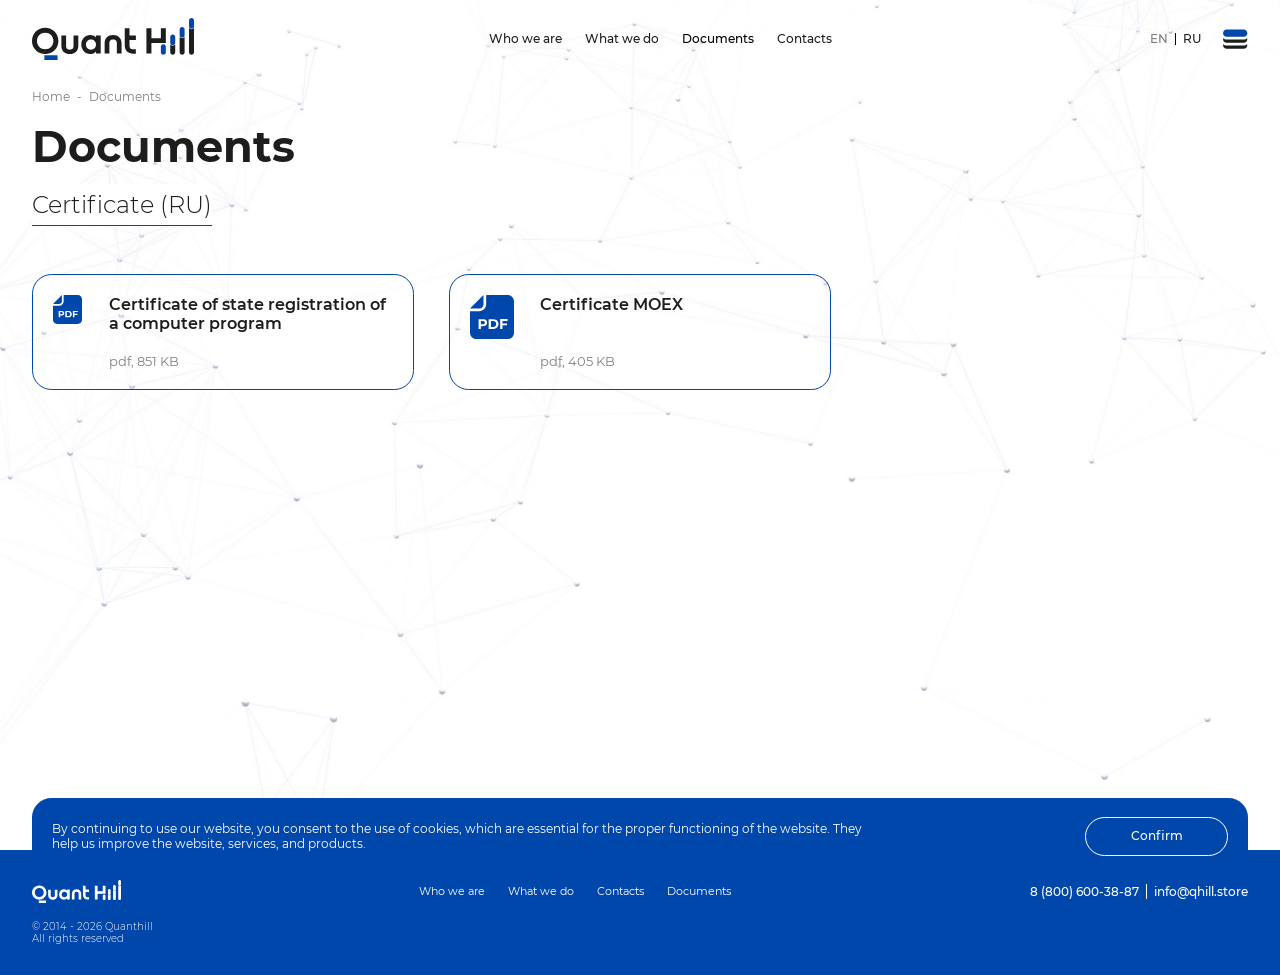
<file: en/documents/index.html>
<!DOCTYPE html>
<html lang="ru">

<head>
	<meta charset="UTF-8">
	<meta name="viewport" content="width=device-width, initial-scale=1.0">
	<meta name="format-detection" content="telephone=no">

	<link rel="shortcut icon" href="../../wp-content/themes/qh/img/header/faviconQh.svg" type="image/svg+xml">

	<title>Documents - Quant Hill</title>

	<meta name="description" content="">
	<meta name="keywords" content="">

	<link href="https://cdn.jsdelivr.net/npm/bootstrap@5.3.0/dist/css/bootstrap.min.css" rel="stylesheet">
	<link rel="stylesheet" href="https://cdn.jsdelivr.net/npm/@fancyapps/ui/dist/fancybox.css" />
	
	<link rel="preconnect" href="https://fonts.googleapis.com">
<link rel="preconnect" href="https://fonts.gstatic.com">
<link href="https://fonts.googleapis.com/css2?family=Inter:ital,opsz,wght@0,14..32,100..900;1,14..32,100..900&amp;display=swap" rel="stylesheet">
	<link href="https://fonts.googleapis.com/css2?family=Inria+Sans:ital,wght@0,300;0,400;0,700;1,300;1,400;1,700&amp;display=swap" rel="stylesheet">
	
	<link rel="stylesheet" href="../../wp-content/themes/qh/css/style-1%EF%B9%96v=1766147344.css">

	<meta name='robots' content='max-image-preview:large' />
	<style>img:is([sizes="auto" i], [sizes^="auto," i]) { contain-intrinsic-size: 3000px 1500px }</style>
	<link rel="alternate" href="index.html" hreflang="en" />
<link rel="alternate" href="../../ru/dokumenty/index.html" hreflang="ru" />
<script type="text/javascript">
/* <![CDATA[ */
window._wpemojiSettings = {"baseUrl":"https:\/\/s.w.org\/images\/core\/emoji\/15.0.3\/72x72\/","ext":".png","svgUrl":"https:\/\/s.w.org\/images\/core\/emoji\/15.0.3\/svg\/","svgExt":".svg","source":{"concatemoji":"https:\/\/qhill.ru\/wp-includes\/js\/wp-emoji-release.min.js?ver=6.7.2"}};
/*! This file is auto-generated */
!function(i,n){var o,s,e;function c(e){try{var t={supportTests:e,timestamp:(new Date).valueOf()};sessionStorage.setItem(o,JSON.stringify(t))}catch(e){}}function p(e,t,n){e.clearRect(0,0,e.canvas.width,e.canvas.height),e.fillText(t,0,0);var t=new Uint32Array(e.getImageData(0,0,e.canvas.width,e.canvas.height).data),r=(e.clearRect(0,0,e.canvas.width,e.canvas.height),e.fillText(n,0,0),new Uint32Array(e.getImageData(0,0,e.canvas.width,e.canvas.height).data));return t.every(function(e,t){return e===r[t]})}function u(e,t,n){switch(t){case"flag":return n(e,"\ud83c\udff3\ufe0f\u200d\u26a7\ufe0f","\ud83c\udff3\ufe0f\u200b\u26a7\ufe0f")?!1:!n(e,"\ud83c\uddfa\ud83c\uddf3","\ud83c\uddfa\u200b\ud83c\uddf3")&&!n(e,"\ud83c\udff4\udb40\udc67\udb40\udc62\udb40\udc65\udb40\udc6e\udb40\udc67\udb40\udc7f","\ud83c\udff4\u200b\udb40\udc67\u200b\udb40\udc62\u200b\udb40\udc65\u200b\udb40\udc6e\u200b\udb40\udc67\u200b\udb40\udc7f");case"emoji":return!n(e,"\ud83d\udc26\u200d\u2b1b","\ud83d\udc26\u200b\u2b1b")}return!1}function f(e,t,n){var r="undefined"!=typeof WorkerGlobalScope&&self instanceof WorkerGlobalScope?new OffscreenCanvas(300,150):i.createElement("canvas"),a=r.getContext("2d",{willReadFrequently:!0}),o=(a.textBaseline="top",a.font="600 32px Arial",{});return e.forEach(function(e){o[e]=t(a,e,n)}),o}function t(e){var t=i.createElement("script");t.src=e,t.defer=!0,i.head.appendChild(t)}"undefined"!=typeof Promise&&(o="wpEmojiSettingsSupports",s=["flag","emoji"],n.supports={everything:!0,everythingExceptFlag:!0},e=new Promise(function(e){i.addEventListener("DOMContentLoaded",e,{once:!0})}),new Promise(function(t){var n=function(){try{var e=JSON.parse(sessionStorage.getItem(o));if("object"==typeof e&&"number"==typeof e.timestamp&&(new Date).valueOf()<e.timestamp+604800&&"object"==typeof e.supportTests)return e.supportTests}catch(e){}return null}();if(!n){if("undefined"!=typeof Worker&&"undefined"!=typeof OffscreenCanvas&&"undefined"!=typeof URL&&URL.createObjectURL&&"undefined"!=typeof Blob)try{var e="postMessage("+f.toString()+"("+[JSON.stringify(s),u.toString(),p.toString()].join(",")+"));",r=new Blob([e],{type:"text/javascript"}),a=new Worker(URL.createObjectURL(r),{name:"wpTestEmojiSupports"});return void(a.onmessage=function(e){c(n=e.data),a.terminate(),t(n)})}catch(e){}c(n=f(s,u,p))}t(n)}).then(function(e){for(var t in e)n.supports[t]=e[t],n.supports.everything=n.supports.everything&&n.supports[t],"flag"!==t&&(n.supports.everythingExceptFlag=n.supports.everythingExceptFlag&&n.supports[t]);n.supports.everythingExceptFlag=n.supports.everythingExceptFlag&&!n.supports.flag,n.DOMReady=!1,n.readyCallback=function(){n.DOMReady=!0}}).then(function(){return e}).then(function(){var e;n.supports.everything||(n.readyCallback(),(e=n.source||{}).concatemoji?t(e.concatemoji):e.wpemoji&&e.twemoji&&(t(e.twemoji),t(e.wpemoji)))}))}((window,document),window._wpemojiSettings);
/* ]]> */
</script>
<style id='wp-emoji-styles-inline-css' type='text/css'>img.wp-smiley, img.emoji {
		display: inline !important;
		border: none !important;
		box-shadow: none !important;
		height: 1em !important;
		width: 1em !important;
		margin: 0 0.07em !important;
		vertical-align: -0.1em !important;
		background: none !important;
		padding: 0 !important;
	}
</style>
<link rel='stylesheet' id='wp-block-library-css' href='../../wp-includes/css/dist/block-library/style.min%EF%B9%96ver=6.7.2.css' type='text/css' media='all' />
<style id='filebird-block-filebird-gallery-style-inline-css' type='text/css'>ul.filebird-block-filebird-gallery{margin:auto!important;padding:0!important;width:100%}ul.filebird-block-filebird-gallery.layout-grid{display:grid;grid-gap:20px;align-items:stretch;grid-template-columns:repeat(var(--columns),1fr);justify-items:stretch}ul.filebird-block-filebird-gallery.layout-grid li img{border:1px solid #ccc;box-shadow:2px 2px 6px 0 rgba(0,0,0,.3);height:100%;max-width:100%;-o-object-fit:cover;object-fit:cover;width:100%}ul.filebird-block-filebird-gallery.layout-masonry{-moz-column-count:var(--columns);-moz-column-gap:var(--space);column-gap:var(--space);-moz-column-width:var(--min-width);columns:var(--min-width) var(--columns);display:block;overflow:auto}ul.filebird-block-filebird-gallery.layout-masonry li{margin-bottom:var(--space)}ul.filebird-block-filebird-gallery li{list-style:none}ul.filebird-block-filebird-gallery li figure{height:100%;margin:0;padding:0;position:relative;width:100%}ul.filebird-block-filebird-gallery li figure figcaption{background:linear-gradient(0deg,rgba(0,0,0,.7),rgba(0,0,0,.3) 70%,transparent);bottom:0;box-sizing:border-box;color:#fff;font-size:.8em;margin:0;max-height:100%;overflow:auto;padding:3em .77em .7em;position:absolute;text-align:center;width:100%;z-index:2}ul.filebird-block-filebird-gallery li figure figcaption a{color:inherit}

</style>
<style id='classic-theme-styles-inline-css' type='text/css'>/*! This file is auto-generated */
.wp-block-button__link{color:#fff;background-color:#32373c;border-radius:9999px;box-shadow:none;text-decoration:none;padding:calc(.667em + 2px) calc(1.333em + 2px);font-size:1.125em}.wp-block-file__button{background:#32373c;color:#fff;text-decoration:none}
</style>
<style id='global-styles-inline-css' type='text/css'>:root{--wp--preset--aspect-ratio--square: 1;--wp--preset--aspect-ratio--4-3: 4/3;--wp--preset--aspect-ratio--3-4: 3/4;--wp--preset--aspect-ratio--3-2: 3/2;--wp--preset--aspect-ratio--2-3: 2/3;--wp--preset--aspect-ratio--16-9: 16/9;--wp--preset--aspect-ratio--9-16: 9/16;--wp--preset--color--black: #000000;--wp--preset--color--cyan-bluish-gray: #abb8c3;--wp--preset--color--white: #ffffff;--wp--preset--color--pale-pink: #f78da7;--wp--preset--color--vivid-red: #cf2e2e;--wp--preset--color--luminous-vivid-orange: #ff6900;--wp--preset--color--luminous-vivid-amber: #fcb900;--wp--preset--color--light-green-cyan: #7bdcb5;--wp--preset--color--vivid-green-cyan: #00d084;--wp--preset--color--pale-cyan-blue: #8ed1fc;--wp--preset--color--vivid-cyan-blue: #0693e3;--wp--preset--color--vivid-purple: #9b51e0;--wp--preset--gradient--vivid-cyan-blue-to-vivid-purple: linear-gradient(135deg,rgba(6,147,227,1) 0%,rgb(155,81,224) 100%);--wp--preset--gradient--light-green-cyan-to-vivid-green-cyan: linear-gradient(135deg,rgb(122,220,180) 0%,rgb(0,208,130) 100%);--wp--preset--gradient--luminous-vivid-amber-to-luminous-vivid-orange: linear-gradient(135deg,rgba(252,185,0,1) 0%,rgba(255,105,0,1) 100%);--wp--preset--gradient--luminous-vivid-orange-to-vivid-red: linear-gradient(135deg,rgba(255,105,0,1) 0%,rgb(207,46,46) 100%);--wp--preset--gradient--very-light-gray-to-cyan-bluish-gray: linear-gradient(135deg,rgb(238,238,238) 0%,rgb(169,184,195) 100%);--wp--preset--gradient--cool-to-warm-spectrum: linear-gradient(135deg,rgb(74,234,220) 0%,rgb(151,120,209) 20%,rgb(207,42,186) 40%,rgb(238,44,130) 60%,rgb(251,105,98) 80%,rgb(254,248,76) 100%);--wp--preset--gradient--blush-light-purple: linear-gradient(135deg,rgb(255,206,236) 0%,rgb(152,150,240) 100%);--wp--preset--gradient--blush-bordeaux: linear-gradient(135deg,rgb(254,205,165) 0%,rgb(254,45,45) 50%,rgb(107,0,62) 100%);--wp--preset--gradient--luminous-dusk: linear-gradient(135deg,rgb(255,203,112) 0%,rgb(199,81,192) 50%,rgb(65,88,208) 100%);--wp--preset--gradient--pale-ocean: linear-gradient(135deg,rgb(255,245,203) 0%,rgb(182,227,212) 50%,rgb(51,167,181) 100%);--wp--preset--gradient--electric-grass: linear-gradient(135deg,rgb(202,248,128) 0%,rgb(113,206,126) 100%);--wp--preset--gradient--midnight: linear-gradient(135deg,rgb(2,3,129) 0%,rgb(40,116,252) 100%);--wp--preset--font-size--small: 13px;--wp--preset--font-size--medium: 20px;--wp--preset--font-size--large: 36px;--wp--preset--font-size--x-large: 42px;--wp--preset--spacing--20: 0.44rem;--wp--preset--spacing--30: 0.67rem;--wp--preset--spacing--40: 1rem;--wp--preset--spacing--50: 1.5rem;--wp--preset--spacing--60: 2.25rem;--wp--preset--spacing--70: 3.38rem;--wp--preset--spacing--80: 5.06rem;--wp--preset--shadow--natural: 6px 6px 9px rgba(0, 0, 0, 0.2);--wp--preset--shadow--deep: 12px 12px 50px rgba(0, 0, 0, 0.4);--wp--preset--shadow--sharp: 6px 6px 0px rgba(0, 0, 0, 0.2);--wp--preset--shadow--outlined: 6px 6px 0px -3px rgba(255, 255, 255, 1), 6px 6px rgba(0, 0, 0, 1);--wp--preset--shadow--crisp: 6px 6px 0px rgba(0, 0, 0, 1);}:where(.is-layout-flex){gap: 0.5em;}:where(.is-layout-grid){gap: 0.5em;}body .is-layout-flex{display: flex;}.is-layout-flex{flex-wrap: wrap;align-items: center;}.is-layout-flex > :is(*, div){margin: 0;}body .is-layout-grid{display: grid;}.is-layout-grid > :is(*, div){margin: 0;}:where(.wp-block-columns.is-layout-flex){gap: 2em;}:where(.wp-block-columns.is-layout-grid){gap: 2em;}:where(.wp-block-post-template.is-layout-flex){gap: 1.25em;}:where(.wp-block-post-template.is-layout-grid){gap: 1.25em;}.has-black-color{color: var(--wp--preset--color--black) !important;}.has-cyan-bluish-gray-color{color: var(--wp--preset--color--cyan-bluish-gray) !important;}.has-white-color{color: var(--wp--preset--color--white) !important;}.has-pale-pink-color{color: var(--wp--preset--color--pale-pink) !important;}.has-vivid-red-color{color: var(--wp--preset--color--vivid-red) !important;}.has-luminous-vivid-orange-color{color: var(--wp--preset--color--luminous-vivid-orange) !important;}.has-luminous-vivid-amber-color{color: var(--wp--preset--color--luminous-vivid-amber) !important;}.has-light-green-cyan-color{color: var(--wp--preset--color--light-green-cyan) !important;}.has-vivid-green-cyan-color{color: var(--wp--preset--color--vivid-green-cyan) !important;}.has-pale-cyan-blue-color{color: var(--wp--preset--color--pale-cyan-blue) !important;}.has-vivid-cyan-blue-color{color: var(--wp--preset--color--vivid-cyan-blue) !important;}.has-vivid-purple-color{color: var(--wp--preset--color--vivid-purple) !important;}.has-black-background-color{background-color: var(--wp--preset--color--black) !important;}.has-cyan-bluish-gray-background-color{background-color: var(--wp--preset--color--cyan-bluish-gray) !important;}.has-white-background-color{background-color: var(--wp--preset--color--white) !important;}.has-pale-pink-background-color{background-color: var(--wp--preset--color--pale-pink) !important;}.has-vivid-red-background-color{background-color: var(--wp--preset--color--vivid-red) !important;}.has-luminous-vivid-orange-background-color{background-color: var(--wp--preset--color--luminous-vivid-orange) !important;}.has-luminous-vivid-amber-background-color{background-color: var(--wp--preset--color--luminous-vivid-amber) !important;}.has-light-green-cyan-background-color{background-color: var(--wp--preset--color--light-green-cyan) !important;}.has-vivid-green-cyan-background-color{background-color: var(--wp--preset--color--vivid-green-cyan) !important;}.has-pale-cyan-blue-background-color{background-color: var(--wp--preset--color--pale-cyan-blue) !important;}.has-vivid-cyan-blue-background-color{background-color: var(--wp--preset--color--vivid-cyan-blue) !important;}.has-vivid-purple-background-color{background-color: var(--wp--preset--color--vivid-purple) !important;}.has-black-border-color{border-color: var(--wp--preset--color--black) !important;}.has-cyan-bluish-gray-border-color{border-color: var(--wp--preset--color--cyan-bluish-gray) !important;}.has-white-border-color{border-color: var(--wp--preset--color--white) !important;}.has-pale-pink-border-color{border-color: var(--wp--preset--color--pale-pink) !important;}.has-vivid-red-border-color{border-color: var(--wp--preset--color--vivid-red) !important;}.has-luminous-vivid-orange-border-color{border-color: var(--wp--preset--color--luminous-vivid-orange) !important;}.has-luminous-vivid-amber-border-color{border-color: var(--wp--preset--color--luminous-vivid-amber) !important;}.has-light-green-cyan-border-color{border-color: var(--wp--preset--color--light-green-cyan) !important;}.has-vivid-green-cyan-border-color{border-color: var(--wp--preset--color--vivid-green-cyan) !important;}.has-pale-cyan-blue-border-color{border-color: var(--wp--preset--color--pale-cyan-blue) !important;}.has-vivid-cyan-blue-border-color{border-color: var(--wp--preset--color--vivid-cyan-blue) !important;}.has-vivid-purple-border-color{border-color: var(--wp--preset--color--vivid-purple) !important;}.has-vivid-cyan-blue-to-vivid-purple-gradient-background{background: var(--wp--preset--gradient--vivid-cyan-blue-to-vivid-purple) !important;}.has-light-green-cyan-to-vivid-green-cyan-gradient-background{background: var(--wp--preset--gradient--light-green-cyan-to-vivid-green-cyan) !important;}.has-luminous-vivid-amber-to-luminous-vivid-orange-gradient-background{background: var(--wp--preset--gradient--luminous-vivid-amber-to-luminous-vivid-orange) !important;}.has-luminous-vivid-orange-to-vivid-red-gradient-background{background: var(--wp--preset--gradient--luminous-vivid-orange-to-vivid-red) !important;}.has-very-light-gray-to-cyan-bluish-gray-gradient-background{background: var(--wp--preset--gradient--very-light-gray-to-cyan-bluish-gray) !important;}.has-cool-to-warm-spectrum-gradient-background{background: var(--wp--preset--gradient--cool-to-warm-spectrum) !important;}.has-blush-light-purple-gradient-background{background: var(--wp--preset--gradient--blush-light-purple) !important;}.has-blush-bordeaux-gradient-background{background: var(--wp--preset--gradient--blush-bordeaux) !important;}.has-luminous-dusk-gradient-background{background: var(--wp--preset--gradient--luminous-dusk) !important;}.has-pale-ocean-gradient-background{background: var(--wp--preset--gradient--pale-ocean) !important;}.has-electric-grass-gradient-background{background: var(--wp--preset--gradient--electric-grass) !important;}.has-midnight-gradient-background{background: var(--wp--preset--gradient--midnight) !important;}.has-small-font-size{font-size: var(--wp--preset--font-size--small) !important;}.has-medium-font-size{font-size: var(--wp--preset--font-size--medium) !important;}.has-large-font-size{font-size: var(--wp--preset--font-size--large) !important;}.has-x-large-font-size{font-size: var(--wp--preset--font-size--x-large) !important;}
:where(.wp-block-post-template.is-layout-flex){gap: 1.25em;}:where(.wp-block-post-template.is-layout-grid){gap: 1.25em;}
:where(.wp-block-columns.is-layout-flex){gap: 2em;}:where(.wp-block-columns.is-layout-grid){gap: 2em;}
:root :where(.wp-block-pullquote){font-size: 1.5em;line-height: 1.6;}
</style>
<link rel="https://api.w.org/" href="../../wp-json/index.json" /><link rel="alternate" title="JSON" type="application/json" href="../../wp-json/wp/v2/pages/136.json" /><link rel="EditURI" type="application/rsd+xml" title="RSD" href="https://qhill.ru/xmlrpc.php?rsd" />
<meta name="generator" content="WordPress 6.7.2" />
<link rel="canonical" href="index.html" />
<link rel='shortlink' href='index.html' />
<link rel="alternate" title="oEmbed (JSON)" type="application/json+oembed" href="../../wp-json/oembed/1.0/embed%EF%B9%96url=https%EF%B9%95%EA%A4%B7%EA%A4%B7qhill.ru%EA%A4%B7en%EA%A4%B7documents%EA%A4%B7.json" />
<link rel="alternate" title="oEmbed (XML)" type="text/xml+oembed" href="../../wp-json/oembed/1.0/embed%EF%B9%96url=https%EF%B9%95%EA%A4%B7%EA%A4%B7qhill.ru%EA%A4%B7en%EA%A4%B7documents%EA%A4%B7&amp;format=xml.xml" />

</head>

<body style="background: url('../../wp-content/themes/qh/img/background3.jpg') no-repeat top center !important; background-size: cover !important;">

	<div class="cursor-dot"></div>
	<div class="cursor-dot-outline"></div>

	<nav class="navbar" id="header">
		<div class="container">
			<div class="w-100 d-flex justify-content-between align-items-center">
				<div class="navbar__left">
					<a class="navbar-brand" href="../index.html">
						<img src="../../wp-content/themes/qh/img/header/logo.svg" alt="лого quanthill">
					</a>
				</div>

				<ul class="navbar-nav d-none d-lg-flex"><li class='nav-item'><a class='nav-link ' href='../who/index.html'>Who we are</a></li><li class='nav-item'><a class='nav-link ' href='../category/what-we-do/index.html'>What we do</a></li><li class='nav-item'><a class='nav-link active' href=''>Documents</a></li><li class='nav-item'><a class='nav-link ' href='../get/index.html'>Contacts</a></li></ul>

				<div class="navbar__right d-flex align-items-center">
					<div class="navbar__links d-flex align-items-center">
						<!-- <a href="#" class="btn-1 navbar__btn" data-bs-toggle="modal" data-bs-target="#modal-book-a-call">Get in touch</a> -->
						<!--
						<a href="#" class="navbar__lk d-none d-sm-flex">
							<svg width="23" height="23" viewBox="0 0 23 23" fill="none" xmlns="http://www.w3.org/2000/svg">
								<path
									d="M0 22.5033H22.1244C22.1244 18.852 20.3578 15.6141 17.6267 13.6014C15.988 15.368 13.6506 16.4801 11.0573 16.4801C8.46397 16.4801 6.13146 15.368 4.48787 13.6014C1.76661 15.6141 0 18.852 0 22.5033Z"
									fill="#1D1D1B" />
								<path
									d="M11.062 14.9989C15.2038 14.9989 18.5614 11.6413 18.5614 7.49947C18.5614 3.35763 15.2038 0 11.062 0C6.92013 0 3.5625 3.35763 3.5625 7.49947C3.5625 11.6413 6.92013 14.9989 11.062 14.9989Z"
									fill="#0047AB" />
							</svg>
						</a>
						-->
					</div>
					<div class="navbar__lang d-none d-lg-flex align-items-center justify-content-center">
					    
												<a href="index.html" class="active">EN</a>
													<a href="../../ru/dokumenty/index.html" >RU</a>
											</div>
					<button class="navbar-toggler" type="button" data-bs-toggle="offcanvas" data-bs-target="#offcanvasNavbar"
						aria-controls="offcanvasNavbar">
						<span class="navbar-toggler-icon">
							<svg width="38" height="30" viewBox="0 0 38 30" fill="none" xmlns="http://www.w3.org/2000/svg">
								<path
									d="M31.6165 24.8976H5.63251C3.62209 24.8976 1.77691 24.1677 0.344832 22.9698C0.220902 23.4379 0.124512 23.9199 0.124512 24.4156C0.124512 27.4588 2.58934 29.9236 5.63251 29.9236H31.6165C34.6597 29.9236 37.1245 27.4588 37.1245 24.4156C37.1245 23.9061 37.0281 23.4242 36.9042 22.9698C35.4721 24.1677 33.6269 24.8976 31.6165 24.8976Z"
									fill="#1D1D1B" />
								<path
									d="M5.63251 20.7666H31.6165C34.6597 20.7666 37.1245 18.3017 37.1245 15.2586C37.1245 14.7491 37.0281 14.2671 36.9042 13.8127C35.4721 15.0107 33.6269 15.7405 31.6165 15.7405H5.63251C3.62209 15.7405 1.77691 15.0107 0.344832 13.8127C0.220902 14.2809 0.124512 14.7628 0.124512 15.2586C0.124512 18.3017 2.58934 20.7666 5.63251 20.7666Z"
									fill="#1D1D1B" />
								<path
									d="M5.63251 11.5957H31.6165C34.6597 11.5957 37.1245 9.1309 37.1245 6.08773C37.1245 3.04456 34.6597 0.579727 31.6165 0.579727H5.63251C2.58934 0.579727 0.124512 3.04456 0.124512 6.08773C0.124512 9.1309 2.58934 11.5957 5.63251 11.5957Z"
									fill="#0047AB" />
							</svg>
						</span>
					</button>
					<div class="offcanvas offcanvas-end" tabindex="-1" id="offcanvasNavbar"
						aria-labelledby="offcanvasNavbarLabel">
						<div class="offcanvas-header d-flex justify-content-sm-end justify-content-between">
							<a href="#" class="offcanvas__logo d-sm-none">
								<img src="../../wp-content/themes/qh/img/header/logo-light.svg" alt="logo">
							</a>
							<button type="button" class="btn-close" data-bs-dismiss="offcanvas" aria-label="Закрыть">
								<svg width="26" height="26" viewBox="0 0 26 26" fill="none" xmlns="http://www.w3.org/2000/svg">
									<path
										d="M20.08 14.42L14.42 20.08L19.18 24.84C20.74 26.4 23.27 26.4 24.84 24.84C26.4 23.28 26.4 20.75 24.84 19.18L20.08 14.42Z"
										fill="white" />
									<path
										d="M5.93 11.59L11.59 5.93L6.83 1.17C5.27 -0.39 2.73 -0.39 1.17 1.17C-0.39 2.73 -0.39 5.27 1.17 6.83L5.93 11.59Z"
										fill="white" />
									<path
										d="M24.84 1.17C23.28 -0.39 20.75 -0.39 19.18 1.17L1.17 19.18C-0.39 20.74 -0.39 23.27 1.17 24.84C2.73 26.4 5.26 26.4 6.83 24.84L24.84 6.83C26.4 5.27 26.4 2.74 24.84 1.17Z"
										fill="white" />
								</svg>
							</button>
						</div>
						<div class="offcanvas-body d-flex flex-column justify-content-between align-items-start main-navigation">
							<ul class="navbar-nav"><li class='nav-item'><a class='nav-link ' href='../who/index.html'>Who we are</a></li><li class='nav-item'><a class='nav-link ' href='../category/what-we-do/index.html'>What we do</a></li><li class='nav-item'><a class='nav-link active' href=''>Documents</a></li><li class='nav-item'><a class='nav-link ' href='../get/index.html'>Contacts</a></li></ul>							<div class="offcanvas__group d-flex flex-column align-items-start">
								<!--
								<a href="#" class="btn-1 navbar__btn">
									<span>Личный кабинет</span>
									<svg width="23" height="23" viewBox="0 0 23 23" fill="none" xmlns="http://www.w3.org/2000/svg">
										<path
											d="M0 22.5033H22.1244C22.1244 18.852 20.3578 15.614 17.6267 13.6014C15.988 15.368 13.6506 16.4801 11.0573 16.4801C8.46397 16.4801 6.13146 15.368 4.48787 13.6014C1.76661 15.614 0 18.852 0 22.5033Z"
											fill="white" />
										<path
											d="M11.0622 14.9989C15.2041 14.9989 18.5617 11.6413 18.5617 7.49947C18.5617 3.35763 15.2041 0 11.0622 0C6.92037 0 3.56274 3.35763 3.56274 7.49947C3.56274 11.6413 6.92037 14.9989 11.0622 14.9989Z"
											fill="white" />
									</svg>
								</a>
								-->
								<div class="navbar__lang d-flex align-items-center">
								    
								    <a href="https://quanthill.kg/en/" target="_blank" class="active">EN</a>
									<a href="../../ru/dokumenty/index.html" >RU</a>
								    <!--
									<a href="https://qhill.ru/en/documents/" class="active">EN</a>
									<a href="https://qhill.ru/ru/dokumenty/" >RU</a>
																					-->
								</div>

								<div class="navbar__contacts d-flex align-items-sm-center flex-column flex-sm-row align-items-start">
									<a href="tel:88006003887" class="navbar__phone">8 (800) 600-38-87</a>
									<a href="mailto:info@qhill.store" class="navbar__mail">info@qhill.store</a>

								</div>

								<div class="navbar__contacts">
									<!--
									<a href="https://t.me/quanthillpublic" target="_blank" rel="nofollow" class="navbar__social">
										<img src="https://qhill.ru/wp-content/themes/qh/img/header/tg.svg" alt="телеграм">
									</a>
									
									<a href="https://vk.com/quanthill" target="_blank" rel="nofollow" class="navbar__social">
										<img src="https://qhill.ru/wp-content/themes/qh/img/header/vk.svg" alt="vk">
									</a>
									<a href="https://x.com/QuantHill_" target="_blank" rel="nofollow" class="navbar__social">
										<img src="https://qhill.ru/wp-content/themes/qh/img/header/x.svg" alt="x">
									</a>
									<a href="https://www.youtube.com/@quanthill" target="_blank" rel="nofollow" class="navbar__social">
										<img src="https://qhill.ru/wp-content/themes/qh/img/header/YouTube.svg" alt="YouTube">
									</a>
									-->
								</div>

							</div>
						</div>
					</div>
				</div>
			</div>
		</div>
	</nav>
<main class="documents-page" style="min-height: 850px;">


	<div class="breadcrumbs"><div class="container"><nav aria-label="breadcrumb" style="--bs-breadcrumb-divider: ' - ';"><ol class="breadcrumb"><li class="breadcrumb-item" itemprop="itemListElement" itemscope="" itemtype="http://schema.org/ListItem">
                    <a itemprop="item" href="../index.html"><span itemprop="name">Home</span></a>
                    <meta itemprop="position" content="1">
                  </li><li class="breadcrumb-item active">Documents</li></ol></nav></div></div>
	<section class="documents">
		<div class="container">
			<div class="row">
				<div class="col-12">
					<h1 class="title-page documents__title">Documents</h1>
				</div>
			</div>
			<div class="row">
				<div class="col-12">
					<div class="documents__block">
						<ul class="nav nav-tabs" id="myTab" role="tablist">

							<li class="nav-item" role="presentation">
            <button class="nav-link active" id="tab__0" 
                data-bs-toggle="tab" data-bs-target="#tab__0-pane" 
                type="button" role="tab" aria-controls="tab__0-pane" 
                aria-selected="true">Certificate (RU)</button>
        </li>							<!--
														<li class="nav-item" role="presentation">
                                <a class="nav-link" href="https://quanthill.kg/en/dokumenty/" target="_blank">Licenses (KG)</a>
                            </li>
														-->
						</ul>
						<div class="tab-content" id="myTabContent">

							<div class="tab-pane fade show active" id="tab__0-pane" 
            role="tabpanel" tabindex="0">
            <div class="documents__items"><div class="documents__item">
                    <a href="../../wp-content/uploads/2025/04/2025615326.pdf" class="link documents__link" target="_blank"></a>
                    <div class="documents__content d-flex">
                        <div class="documents__icon">
                            <img src="../../wp-content/themes/qh/img/documents/pdf.svg" alt="pdf">
                        </div>
                        <div class="documents__info">
                            <p class="documents__name name">Certificate of state registration of a computer program</p>
                            <p class="documents__data">pdf, 851 KB</p>
                        </div>
                    </div>
                </div><div class="documents__item">
                    <a href="../../wp-content/uploads/2025/11/certmoex.pdf" class="link documents__link" target="_blank"></a>
                    <div class="documents__content d-flex">
                        <div class="documents__icon">
                            <img src="../../wp-content/themes/qh/img/documents/pdf.svg" alt="pdf">
                        </div>
                        <div class="documents__info">
                            <p class="documents__name name">Certificate MOEX</p>
                            <p class="documents__data">pdf, 405 KB</p>
                        </div>
                    </div>
                </div></div></div>
						</div>
					</div>
				</div>
			</div>
		</div>
	</section>

</main>

		<!-- Модальное окно (modal-agreement) -->
		<!--noindex--><div class="modal fade" id="modal-agreement" tabindex="-1" aria-labelledby="exampleModalLabel" aria-hidden="true">
			<button type="button" class="btn-close" data-bs-dismiss="modal" aria-label="Закрыть"></button>
			<div class="modal-dialog modal-dialog-centered">
				<div class="modal-content">
					<div class="modal-body">
						<p class="modal__title mb-lg-4">Legal notice</p>
						<div class="modal__form text">
							
													<p dir="ltr"><strong>General Provisions</strong></p>

							<p dir="ltr">The information published on this website is provided for informational purposes only and is not intended to, and shall not be considered as:</p>

							<ul style="list-style: disc; margin-left: 17px;">
								<li aria-level="1" dir="ltr">
								<p dir="ltr" role="presentation">an offer for sale or an invitation to acquire securities, units, or any other investment products;</p>
								</li>
								<li aria-level="1" dir="ltr">
								<p dir="ltr" role="presentation">individual investment, tax, legal, or financial advice;</p>
								</li>
								<li aria-level="1" dir="ltr">
								<p dir="ltr" role="presentation">an offer to enter into an investment agreement.</p>
								</li>
							</ul>

							<p dir="ltr">By accessing the information on this website, you confirm that you:</p>

							<ul style="list-style: disc; margin-left: 17px;">
								<li aria-level="1" dir="ltr">
								<p dir="ltr" role="presentation">possess the necessary legal status and authority to review such information;</p>
								</li>
								<li aria-level="1" dir="ltr">
								<p dir="ltr" role="presentation">meet the criteria of an investor in accordance with applicable law;</p>
								</li>
								<li aria-level="1" dir="ltr">
								<p dir="ltr" role="presentation">act independently, without direct or indirect instructions from LLC &ldquo;Quant Hill.&rdquo;</p>
								</li>
							</ul>

							<p dir="ltr">&nbsp;</p>

							<p dir="ltr"><strong>Investment Risks</strong></p>

							<p dir="ltr">Investing involves significant risks, including but not limited to:</p>

							<ul style="list-style: disc; margin-left: 17px;">
								<li aria-level="1" dir="ltr">
								<p dir="ltr" role="presentation">market, credit, currency, and liquidity risks;</p>
								</li>
								<li aria-level="1" dir="ltr">
								<p dir="ltr" role="presentation">operational and legal risks;</p>
								</li>
								<li aria-level="1" dir="ltr">
								<p dir="ltr" role="presentation">concentration risk and the risk of complete loss of invested capital.</p>
								</li>
							</ul>

							<p dir="ltr">Before making any investment decisions, an investor must independently assess all risks and, if necessary, seek advice from professional advisors. LLC Quant Hill does not guarantee the preservation of invested funds or the receipt of income. Past investment performance is not indicative of future results.</p>

							<p dir="ltr"><strong>Limitation of Liability</strong></p>

							<p dir="ltr">LLC Quant Hill shall not be liable for:</p>

							<ul style="list-style: disc; margin-left: 17px;">
								<li aria-level="1" dir="ltr">
								<p dir="ltr" role="presentation">the relevance, accuracy, and completeness of the information published on the website, except for information concerning the organization itself;</p>
								</li>
								<li aria-level="1" dir="ltr">
								<p dir="ltr" role="presentation">possible failures or errors in the operation of the website;</p>
								</li>
								<li aria-level="1" dir="ltr">
								<p dir="ltr" role="presentation">any losses or damages arising from the use of the website or the inability to use it.</p>
								</li>
							</ul>


												</div>
					</div>
				</div>
			</div>
		</div><!--/noindex--><!-- Модальное окно (Book a call) -->
<div class="modal fade" id="modal-book-a-call" tabindex="-1" aria-labelledby="exampleModalLabel" aria-hidden="true">
	<button type="button" class="btn-close" data-bs-dismiss="modal" aria-label="Закрыть"></button>
	<div class="modal-dialog modal-dialog-centered">
		<div class="modal-content">
			<div class="modal-body">
				<p class="modal__title mb-lg-4">Book a call</p>
				<form class="modal__form smtp_form">
					<div class="mb-lg-4">
						<input type="text" name="name" required class="form-control modal__input" id="" aria-describedby="" placeholder="Full name">
					</div>
					<div class="mb-lg-4">
						<input type="text" class="form-control modal__input" id="" aria-describedby=""
							placeholder="Name of Company or Individual Represented" name="company">
					</div>
					<div class="mb-lg-4">
						<input type="text" class="form-control modal__input" id="" aria-describedby=""
							placeholder="City / Country" name="city">
					</div>
					<div class="mb-lg-4">
						<input type="email" class="form-control modal__input" id="" aria-describedby="" placeholder="Email"
							name="email">
					</div>
					<div class="mb-lg-4">
						<input type="text" name="phone" class="form-control modal__input" value="" placeholder="Phone" required>
					</div>
					<input type="hidden" name="action" value="form_callback">
					<input type="hidden" name="form_name" value="Book a call">
					<button type="submit" class="btn-1 modal__send">Send</button>
				</form>
			</div>
		</div>
	</div>
</div>
	<!-- cookie -->
	<div class="cookie">
		<div class="container">
			<div
				class="cookie__wrap d-flex align-items-sm-center justify-content-between flex-column flex-sm-row align-items-start">
				<div class="cookie__text text">
										<p>By continuing to use our website, you consent to the use of cookies, which are essential for the proper functioning of the website. They help us improve the website, services, and products.</p>
									</div>
								<a href="#" class="cookie__btn btn-2">Confirm</a>
							</div>
		</div>
	</div>


<footer class="footer">
	<div class="footer-top">
		<div class="container">
			<div class="row">
				<div class="col-12 d-flex justify-content-between align-items-center flex-column flex-sm-row flex-wrap">
					<div class="footer-top__left">
						<a href="../../ru/index.html" class="footer-top__logo">
							<img src="../../wp-content/themes/qh/img/footer/logo.svg" alt="logo quanthill">
						</a>
					</div>
					<ul class="nav"><li class='nav-item'><a class='nav-link ' href='../who/index.html'>Who we are</a></li><li class='nav-item'><a class='nav-link ' href='../category/what-we-do/index.html'>What we do</a></li><li class='nav-item'><a class='nav-link ' href='../get/index.html'>Contacts</a></li><li class='nav-item'><a class='nav-link active' href=''>Documents</a></li></ul>					<div class="footer-top__right d-flex align-items-center">
						<div class="footer-top__group d-flex align-items-start">
							<a href="tel:88006003887" class="footer-top__phone">8 (800) 600-38-87</a>
							<a href="mailto:info@qhill.store" class="footer-top__mail">info@qhill.store</a>

						</div>
					</div>
				</div>
			</div>
			<div class="row footer-bottom">
				<div class="col-12 d-flex justify-content-between align-items-center flex-column flex-lg-row">
					<p class="footer-bottom__copyright">© 2014 - 2026 Quanthill <br>All rights reserved</p>
<!--
					<div class="footer-bottom__links d-flex align-items-center flex-column flex-lg-row">
						<a href="#" data-bs-toggle="modal" data-bs-target="#modal-agreement">Legal notice</a>
					</div>
-->
					<div class="footer-bottom__links d-flex align-items-center flex-column flex-lg-row"></div>					<div class="footer-bottom__right d-flex align-items-center">
<!-- 
                        <p class="footer-bottom__legal d-none">Telegram</p>
                        <a href="https://t.me/quanthillpublic" target="_blank" rel="nofollow" class="footer-bottom__social">
                            <img src="https://qhill.ru/wp-content/themes/qh/img/header/tg.svg" alt="telegram">
                        </a> -->
<!--
						<p class="footer-bottom__legal d-none">VK</p>
						<a href="https://vk.com/quanthill" target="_blank" rel="nofollow" class="footer-bottom__social">
							<img src="https://qhill.ru/wp-content/themes/qh/img/header/vk.svg" alt="vk">
						</a>

						<p class="footer-bottom__legal d-none">X</p>
						<a href="https://x.com/QuantHill_" target="_blank" rel="nofollow" class="footer-bottom__social">
							<img src="https://qhill.ru/wp-content/themes/qh/img/header/x.svg" alt="x">
						</a>

						<p class="footer-bottom__legal d-none">YouTube</p>
						<a href="https://www.youtube.com/@quanthill" target="_blank" rel="nofollow" class="footer-bottom__social">
							<img src="https://qhill.ru/wp-content/themes/qh/img/header/YouTube.svg" alt="YouTube">
						</a>
-->
					</div>
				</div>
			</div>
		</div>
	</div>
</footer>

<div class="modal fade" id="tnxModal" tabindex="-1" aria-labelledby="exampleModalLabel" aria-hidden="true">
	<button type="button" class="btn-close" data-bs-dismiss="modal" aria-label="Закрыть">X</button>
	<div class="modal-dialog modal-dialog-centered">
		<div class="modal-content">
			<div class="modal-body">
				<p class="modal__title mb-lg-4">Thank you</p>
				
			</div>
		</div>
	</div>
</div>

<script src="https://cdn.jsdelivr.net/npm/bootstrap@5.3.0/dist/js/bootstrap.bundle.min.js"></script>
<script src="../../wp-content/themes/qh/js/jquery-3.7.1.min.js"></script>
<script src="../../wp-content/themes/qh/js/three.min.js"></script>
<script src="../../wp-content/themes/qh/js/vanta.net.min.js"></script>
<script src="../../wp-content/themes/qh/js/slick.min.js"></script>
<script src="https://cdn.jsdelivr.net/npm/@fancyapps/ui/dist/fancybox.umd.js"></script>
<script src="../../wp-content/themes/qh/js/select2.min.js"></script>
<script src="../../wp-content/themes/qh/js/phone-masks.js"></script>
<script src="../../wp-content/themes/qh/js/mask.js"></script>


<script src="../../wp-content/themes/qh/js/script-2%EF%B9%96v=1766147344.js"></script>

<script>
	Fancybox.bind('[data-fancybox="images"]', {

	});
</script>
<script>
	document.addEventListener('DOMContentLoaded', function() {
		const tables = document.querySelectorAll('table');
		tables.forEach(function(table) {
			table.classList.add('table', 'table-bordered', 'table-responsive');
		});
	});
</script>




<!-- липкий сайдбар -->
<script src="../../wp-content/themes/qh/js/theia-sticky-sidebar.min.js"></script>
<script src="../../wp-content/themes/qh/js/ResizeSensor.min.js"></script>
<script type="text/javascript">
	jQuery(document).ready(function () {
		jQuery('.content, .news-sidebar').theiaStickySidebar({
			additionalMarginTop: 100,
		});
	});
</script>
	<!-- end -->
	
	<script>
	document.querySelectorAll('.glossary__letters a[href^="#"]').forEach(anchor => {
  anchor.addEventListener('click', function (e) {
    e.preventDefault();

    const target = document.querySelector(this.getAttribute('href'));
    const headerOffset = 80;
    const elementPosition = target.getBoundingClientRect().top;
    const offsetPosition = elementPosition + window.pageYOffset - headerOffset;

    window.scrollTo({
      top: offsetPosition,
      behavior: "smooth"
    });
  });
});
	</script>

</body>

</html>
</file>
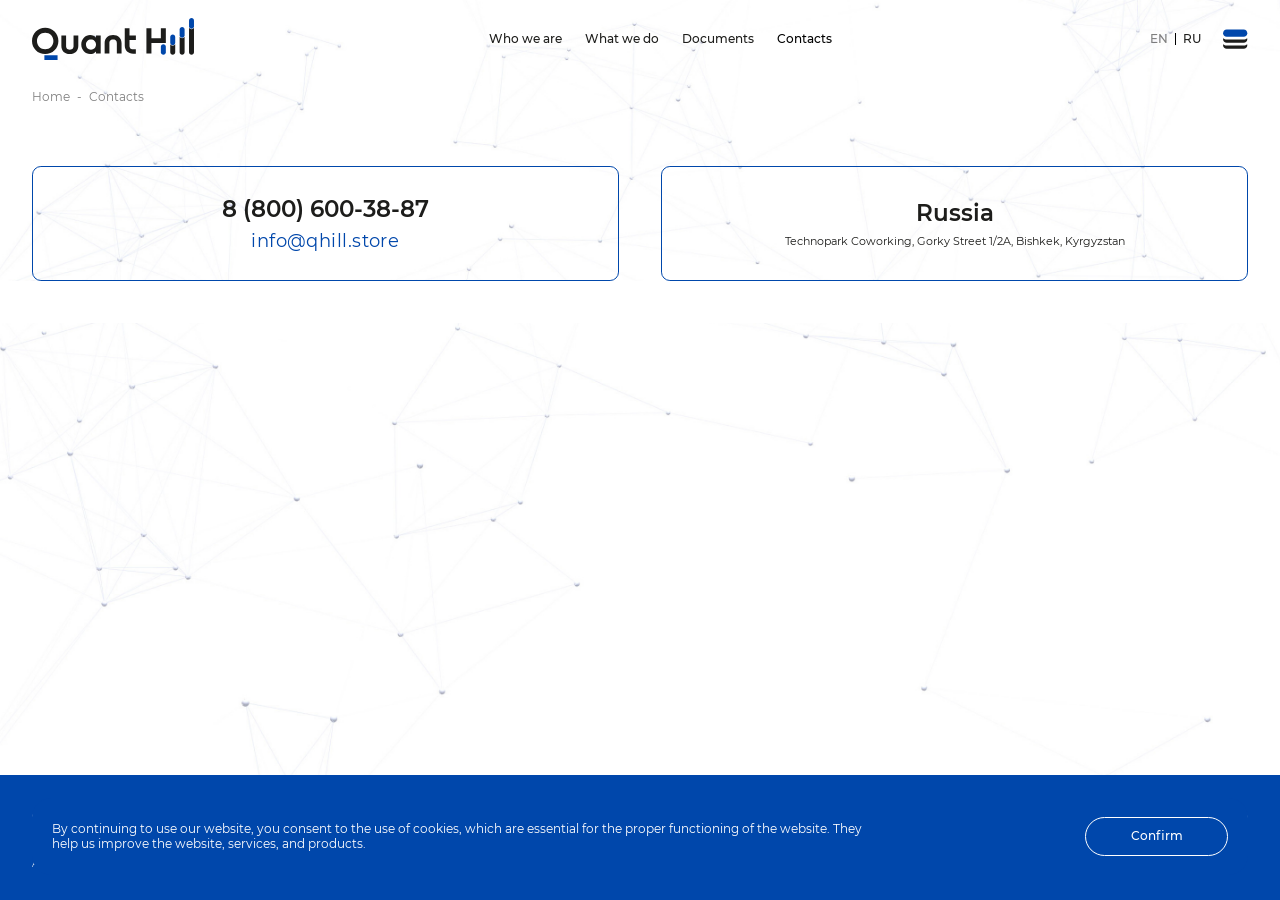
<file: en/get/index.html>
<style>html, body {
	height: 100% !important;
	}

	.wrapper {
	display: flex !important;
	flex-direction: column !important;
	min-height: 100vh !important;
	}

	main {
	flex: 1 !important;
	}
</style>

<!DOCTYPE html>
<html lang="ru">

<head>
	<meta charset="UTF-8">
	<meta name="viewport" content="width=device-width, initial-scale=1.0">
	<meta name="format-detection" content="telephone=no">

	<link rel="shortcut icon" href="../../wp-content/themes/qh/img/header/faviconQh.svg" type="image/svg+xml">

	<title>Contacts - Quant Hill</title>

	<meta name="description" content="">
	<meta name="keywords" content="">

	<link href="https://cdn.jsdelivr.net/npm/bootstrap@5.3.0/dist/css/bootstrap.min.css" rel="stylesheet">
	<link rel="stylesheet" href="https://cdn.jsdelivr.net/npm/@fancyapps/ui/dist/fancybox.css" />
	
	<link rel="preconnect" href="https://fonts.googleapis.com">
<link rel="preconnect" href="https://fonts.gstatic.com">
<link href="https://fonts.googleapis.com/css2?family=Inter:ital,opsz,wght@0,14..32,100..900;1,14..32,100..900&amp;display=swap" rel="stylesheet">
	<link href="https://fonts.googleapis.com/css2?family=Inria+Sans:ital,wght@0,300;0,400;0,700;1,300;1,400;1,700&amp;display=swap" rel="stylesheet">
	
	<link rel="stylesheet" href="../../wp-content/themes/qh/css/style-1%EF%B9%96v=1766147344.css">

	<meta name='robots' content='max-image-preview:large' />
	<style>img:is([sizes="auto" i], [sizes^="auto," i]) { contain-intrinsic-size: 3000px 1500px }</style>
	<link rel="alternate" href="index.html" hreflang="en" />
<link rel="alternate" href="../../ru/kontakty/index.html" hreflang="ru" />
<script type="text/javascript">
/* <![CDATA[ */
window._wpemojiSettings = {"baseUrl":"https:\/\/s.w.org\/images\/core\/emoji\/15.0.3\/72x72\/","ext":".png","svgUrl":"https:\/\/s.w.org\/images\/core\/emoji\/15.0.3\/svg\/","svgExt":".svg","source":{"concatemoji":"https:\/\/qhill.ru\/wp-includes\/js\/wp-emoji-release.min.js?ver=6.7.2"}};
/*! This file is auto-generated */
!function(i,n){var o,s,e;function c(e){try{var t={supportTests:e,timestamp:(new Date).valueOf()};sessionStorage.setItem(o,JSON.stringify(t))}catch(e){}}function p(e,t,n){e.clearRect(0,0,e.canvas.width,e.canvas.height),e.fillText(t,0,0);var t=new Uint32Array(e.getImageData(0,0,e.canvas.width,e.canvas.height).data),r=(e.clearRect(0,0,e.canvas.width,e.canvas.height),e.fillText(n,0,0),new Uint32Array(e.getImageData(0,0,e.canvas.width,e.canvas.height).data));return t.every(function(e,t){return e===r[t]})}function u(e,t,n){switch(t){case"flag":return n(e,"\ud83c\udff3\ufe0f\u200d\u26a7\ufe0f","\ud83c\udff3\ufe0f\u200b\u26a7\ufe0f")?!1:!n(e,"\ud83c\uddfa\ud83c\uddf3","\ud83c\uddfa\u200b\ud83c\uddf3")&&!n(e,"\ud83c\udff4\udb40\udc67\udb40\udc62\udb40\udc65\udb40\udc6e\udb40\udc67\udb40\udc7f","\ud83c\udff4\u200b\udb40\udc67\u200b\udb40\udc62\u200b\udb40\udc65\u200b\udb40\udc6e\u200b\udb40\udc67\u200b\udb40\udc7f");case"emoji":return!n(e,"\ud83d\udc26\u200d\u2b1b","\ud83d\udc26\u200b\u2b1b")}return!1}function f(e,t,n){var r="undefined"!=typeof WorkerGlobalScope&&self instanceof WorkerGlobalScope?new OffscreenCanvas(300,150):i.createElement("canvas"),a=r.getContext("2d",{willReadFrequently:!0}),o=(a.textBaseline="top",a.font="600 32px Arial",{});return e.forEach(function(e){o[e]=t(a,e,n)}),o}function t(e){var t=i.createElement("script");t.src=e,t.defer=!0,i.head.appendChild(t)}"undefined"!=typeof Promise&&(o="wpEmojiSettingsSupports",s=["flag","emoji"],n.supports={everything:!0,everythingExceptFlag:!0},e=new Promise(function(e){i.addEventListener("DOMContentLoaded",e,{once:!0})}),new Promise(function(t){var n=function(){try{var e=JSON.parse(sessionStorage.getItem(o));if("object"==typeof e&&"number"==typeof e.timestamp&&(new Date).valueOf()<e.timestamp+604800&&"object"==typeof e.supportTests)return e.supportTests}catch(e){}return null}();if(!n){if("undefined"!=typeof Worker&&"undefined"!=typeof OffscreenCanvas&&"undefined"!=typeof URL&&URL.createObjectURL&&"undefined"!=typeof Blob)try{var e="postMessage("+f.toString()+"("+[JSON.stringify(s),u.toString(),p.toString()].join(",")+"));",r=new Blob([e],{type:"text/javascript"}),a=new Worker(URL.createObjectURL(r),{name:"wpTestEmojiSupports"});return void(a.onmessage=function(e){c(n=e.data),a.terminate(),t(n)})}catch(e){}c(n=f(s,u,p))}t(n)}).then(function(e){for(var t in e)n.supports[t]=e[t],n.supports.everything=n.supports.everything&&n.supports[t],"flag"!==t&&(n.supports.everythingExceptFlag=n.supports.everythingExceptFlag&&n.supports[t]);n.supports.everythingExceptFlag=n.supports.everythingExceptFlag&&!n.supports.flag,n.DOMReady=!1,n.readyCallback=function(){n.DOMReady=!0}}).then(function(){return e}).then(function(){var e;n.supports.everything||(n.readyCallback(),(e=n.source||{}).concatemoji?t(e.concatemoji):e.wpemoji&&e.twemoji&&(t(e.twemoji),t(e.wpemoji)))}))}((window,document),window._wpemojiSettings);
/* ]]> */
</script>
<style id='wp-emoji-styles-inline-css' type='text/css'>img.wp-smiley, img.emoji {
		display: inline !important;
		border: none !important;
		box-shadow: none !important;
		height: 1em !important;
		width: 1em !important;
		margin: 0 0.07em !important;
		vertical-align: -0.1em !important;
		background: none !important;
		padding: 0 !important;
	}
</style>
<link rel='stylesheet' id='wp-block-library-css' href='../../wp-includes/css/dist/block-library/style.min%EF%B9%96ver=6.7.2.css' type='text/css' media='all' />
<style id='filebird-block-filebird-gallery-style-inline-css' type='text/css'>ul.filebird-block-filebird-gallery{margin:auto!important;padding:0!important;width:100%}ul.filebird-block-filebird-gallery.layout-grid{display:grid;grid-gap:20px;align-items:stretch;grid-template-columns:repeat(var(--columns),1fr);justify-items:stretch}ul.filebird-block-filebird-gallery.layout-grid li img{border:1px solid #ccc;box-shadow:2px 2px 6px 0 rgba(0,0,0,.3);height:100%;max-width:100%;-o-object-fit:cover;object-fit:cover;width:100%}ul.filebird-block-filebird-gallery.layout-masonry{-moz-column-count:var(--columns);-moz-column-gap:var(--space);column-gap:var(--space);-moz-column-width:var(--min-width);columns:var(--min-width) var(--columns);display:block;overflow:auto}ul.filebird-block-filebird-gallery.layout-masonry li{margin-bottom:var(--space)}ul.filebird-block-filebird-gallery li{list-style:none}ul.filebird-block-filebird-gallery li figure{height:100%;margin:0;padding:0;position:relative;width:100%}ul.filebird-block-filebird-gallery li figure figcaption{background:linear-gradient(0deg,rgba(0,0,0,.7),rgba(0,0,0,.3) 70%,transparent);bottom:0;box-sizing:border-box;color:#fff;font-size:.8em;margin:0;max-height:100%;overflow:auto;padding:3em .77em .7em;position:absolute;text-align:center;width:100%;z-index:2}ul.filebird-block-filebird-gallery li figure figcaption a{color:inherit}

</style>
<style id='classic-theme-styles-inline-css' type='text/css'>/*! This file is auto-generated */
.wp-block-button__link{color:#fff;background-color:#32373c;border-radius:9999px;box-shadow:none;text-decoration:none;padding:calc(.667em + 2px) calc(1.333em + 2px);font-size:1.125em}.wp-block-file__button{background:#32373c;color:#fff;text-decoration:none}
</style>
<style id='global-styles-inline-css' type='text/css'>:root{--wp--preset--aspect-ratio--square: 1;--wp--preset--aspect-ratio--4-3: 4/3;--wp--preset--aspect-ratio--3-4: 3/4;--wp--preset--aspect-ratio--3-2: 3/2;--wp--preset--aspect-ratio--2-3: 2/3;--wp--preset--aspect-ratio--16-9: 16/9;--wp--preset--aspect-ratio--9-16: 9/16;--wp--preset--color--black: #000000;--wp--preset--color--cyan-bluish-gray: #abb8c3;--wp--preset--color--white: #ffffff;--wp--preset--color--pale-pink: #f78da7;--wp--preset--color--vivid-red: #cf2e2e;--wp--preset--color--luminous-vivid-orange: #ff6900;--wp--preset--color--luminous-vivid-amber: #fcb900;--wp--preset--color--light-green-cyan: #7bdcb5;--wp--preset--color--vivid-green-cyan: #00d084;--wp--preset--color--pale-cyan-blue: #8ed1fc;--wp--preset--color--vivid-cyan-blue: #0693e3;--wp--preset--color--vivid-purple: #9b51e0;--wp--preset--gradient--vivid-cyan-blue-to-vivid-purple: linear-gradient(135deg,rgba(6,147,227,1) 0%,rgb(155,81,224) 100%);--wp--preset--gradient--light-green-cyan-to-vivid-green-cyan: linear-gradient(135deg,rgb(122,220,180) 0%,rgb(0,208,130) 100%);--wp--preset--gradient--luminous-vivid-amber-to-luminous-vivid-orange: linear-gradient(135deg,rgba(252,185,0,1) 0%,rgba(255,105,0,1) 100%);--wp--preset--gradient--luminous-vivid-orange-to-vivid-red: linear-gradient(135deg,rgba(255,105,0,1) 0%,rgb(207,46,46) 100%);--wp--preset--gradient--very-light-gray-to-cyan-bluish-gray: linear-gradient(135deg,rgb(238,238,238) 0%,rgb(169,184,195) 100%);--wp--preset--gradient--cool-to-warm-spectrum: linear-gradient(135deg,rgb(74,234,220) 0%,rgb(151,120,209) 20%,rgb(207,42,186) 40%,rgb(238,44,130) 60%,rgb(251,105,98) 80%,rgb(254,248,76) 100%);--wp--preset--gradient--blush-light-purple: linear-gradient(135deg,rgb(255,206,236) 0%,rgb(152,150,240) 100%);--wp--preset--gradient--blush-bordeaux: linear-gradient(135deg,rgb(254,205,165) 0%,rgb(254,45,45) 50%,rgb(107,0,62) 100%);--wp--preset--gradient--luminous-dusk: linear-gradient(135deg,rgb(255,203,112) 0%,rgb(199,81,192) 50%,rgb(65,88,208) 100%);--wp--preset--gradient--pale-ocean: linear-gradient(135deg,rgb(255,245,203) 0%,rgb(182,227,212) 50%,rgb(51,167,181) 100%);--wp--preset--gradient--electric-grass: linear-gradient(135deg,rgb(202,248,128) 0%,rgb(113,206,126) 100%);--wp--preset--gradient--midnight: linear-gradient(135deg,rgb(2,3,129) 0%,rgb(40,116,252) 100%);--wp--preset--font-size--small: 13px;--wp--preset--font-size--medium: 20px;--wp--preset--font-size--large: 36px;--wp--preset--font-size--x-large: 42px;--wp--preset--spacing--20: 0.44rem;--wp--preset--spacing--30: 0.67rem;--wp--preset--spacing--40: 1rem;--wp--preset--spacing--50: 1.5rem;--wp--preset--spacing--60: 2.25rem;--wp--preset--spacing--70: 3.38rem;--wp--preset--spacing--80: 5.06rem;--wp--preset--shadow--natural: 6px 6px 9px rgba(0, 0, 0, 0.2);--wp--preset--shadow--deep: 12px 12px 50px rgba(0, 0, 0, 0.4);--wp--preset--shadow--sharp: 6px 6px 0px rgba(0, 0, 0, 0.2);--wp--preset--shadow--outlined: 6px 6px 0px -3px rgba(255, 255, 255, 1), 6px 6px rgba(0, 0, 0, 1);--wp--preset--shadow--crisp: 6px 6px 0px rgba(0, 0, 0, 1);}:where(.is-layout-flex){gap: 0.5em;}:where(.is-layout-grid){gap: 0.5em;}body .is-layout-flex{display: flex;}.is-layout-flex{flex-wrap: wrap;align-items: center;}.is-layout-flex > :is(*, div){margin: 0;}body .is-layout-grid{display: grid;}.is-layout-grid > :is(*, div){margin: 0;}:where(.wp-block-columns.is-layout-flex){gap: 2em;}:where(.wp-block-columns.is-layout-grid){gap: 2em;}:where(.wp-block-post-template.is-layout-flex){gap: 1.25em;}:where(.wp-block-post-template.is-layout-grid){gap: 1.25em;}.has-black-color{color: var(--wp--preset--color--black) !important;}.has-cyan-bluish-gray-color{color: var(--wp--preset--color--cyan-bluish-gray) !important;}.has-white-color{color: var(--wp--preset--color--white) !important;}.has-pale-pink-color{color: var(--wp--preset--color--pale-pink) !important;}.has-vivid-red-color{color: var(--wp--preset--color--vivid-red) !important;}.has-luminous-vivid-orange-color{color: var(--wp--preset--color--luminous-vivid-orange) !important;}.has-luminous-vivid-amber-color{color: var(--wp--preset--color--luminous-vivid-amber) !important;}.has-light-green-cyan-color{color: var(--wp--preset--color--light-green-cyan) !important;}.has-vivid-green-cyan-color{color: var(--wp--preset--color--vivid-green-cyan) !important;}.has-pale-cyan-blue-color{color: var(--wp--preset--color--pale-cyan-blue) !important;}.has-vivid-cyan-blue-color{color: var(--wp--preset--color--vivid-cyan-blue) !important;}.has-vivid-purple-color{color: var(--wp--preset--color--vivid-purple) !important;}.has-black-background-color{background-color: var(--wp--preset--color--black) !important;}.has-cyan-bluish-gray-background-color{background-color: var(--wp--preset--color--cyan-bluish-gray) !important;}.has-white-background-color{background-color: var(--wp--preset--color--white) !important;}.has-pale-pink-background-color{background-color: var(--wp--preset--color--pale-pink) !important;}.has-vivid-red-background-color{background-color: var(--wp--preset--color--vivid-red) !important;}.has-luminous-vivid-orange-background-color{background-color: var(--wp--preset--color--luminous-vivid-orange) !important;}.has-luminous-vivid-amber-background-color{background-color: var(--wp--preset--color--luminous-vivid-amber) !important;}.has-light-green-cyan-background-color{background-color: var(--wp--preset--color--light-green-cyan) !important;}.has-vivid-green-cyan-background-color{background-color: var(--wp--preset--color--vivid-green-cyan) !important;}.has-pale-cyan-blue-background-color{background-color: var(--wp--preset--color--pale-cyan-blue) !important;}.has-vivid-cyan-blue-background-color{background-color: var(--wp--preset--color--vivid-cyan-blue) !important;}.has-vivid-purple-background-color{background-color: var(--wp--preset--color--vivid-purple) !important;}.has-black-border-color{border-color: var(--wp--preset--color--black) !important;}.has-cyan-bluish-gray-border-color{border-color: var(--wp--preset--color--cyan-bluish-gray) !important;}.has-white-border-color{border-color: var(--wp--preset--color--white) !important;}.has-pale-pink-border-color{border-color: var(--wp--preset--color--pale-pink) !important;}.has-vivid-red-border-color{border-color: var(--wp--preset--color--vivid-red) !important;}.has-luminous-vivid-orange-border-color{border-color: var(--wp--preset--color--luminous-vivid-orange) !important;}.has-luminous-vivid-amber-border-color{border-color: var(--wp--preset--color--luminous-vivid-amber) !important;}.has-light-green-cyan-border-color{border-color: var(--wp--preset--color--light-green-cyan) !important;}.has-vivid-green-cyan-border-color{border-color: var(--wp--preset--color--vivid-green-cyan) !important;}.has-pale-cyan-blue-border-color{border-color: var(--wp--preset--color--pale-cyan-blue) !important;}.has-vivid-cyan-blue-border-color{border-color: var(--wp--preset--color--vivid-cyan-blue) !important;}.has-vivid-purple-border-color{border-color: var(--wp--preset--color--vivid-purple) !important;}.has-vivid-cyan-blue-to-vivid-purple-gradient-background{background: var(--wp--preset--gradient--vivid-cyan-blue-to-vivid-purple) !important;}.has-light-green-cyan-to-vivid-green-cyan-gradient-background{background: var(--wp--preset--gradient--light-green-cyan-to-vivid-green-cyan) !important;}.has-luminous-vivid-amber-to-luminous-vivid-orange-gradient-background{background: var(--wp--preset--gradient--luminous-vivid-amber-to-luminous-vivid-orange) !important;}.has-luminous-vivid-orange-to-vivid-red-gradient-background{background: var(--wp--preset--gradient--luminous-vivid-orange-to-vivid-red) !important;}.has-very-light-gray-to-cyan-bluish-gray-gradient-background{background: var(--wp--preset--gradient--very-light-gray-to-cyan-bluish-gray) !important;}.has-cool-to-warm-spectrum-gradient-background{background: var(--wp--preset--gradient--cool-to-warm-spectrum) !important;}.has-blush-light-purple-gradient-background{background: var(--wp--preset--gradient--blush-light-purple) !important;}.has-blush-bordeaux-gradient-background{background: var(--wp--preset--gradient--blush-bordeaux) !important;}.has-luminous-dusk-gradient-background{background: var(--wp--preset--gradient--luminous-dusk) !important;}.has-pale-ocean-gradient-background{background: var(--wp--preset--gradient--pale-ocean) !important;}.has-electric-grass-gradient-background{background: var(--wp--preset--gradient--electric-grass) !important;}.has-midnight-gradient-background{background: var(--wp--preset--gradient--midnight) !important;}.has-small-font-size{font-size: var(--wp--preset--font-size--small) !important;}.has-medium-font-size{font-size: var(--wp--preset--font-size--medium) !important;}.has-large-font-size{font-size: var(--wp--preset--font-size--large) !important;}.has-x-large-font-size{font-size: var(--wp--preset--font-size--x-large) !important;}
:where(.wp-block-post-template.is-layout-flex){gap: 1.25em;}:where(.wp-block-post-template.is-layout-grid){gap: 1.25em;}
:where(.wp-block-columns.is-layout-flex){gap: 2em;}:where(.wp-block-columns.is-layout-grid){gap: 2em;}
:root :where(.wp-block-pullquote){font-size: 1.5em;line-height: 1.6;}
</style>
<link rel="https://api.w.org/" href="../../wp-json/index.json" /><link rel="alternate" title="JSON" type="application/json" href="../../wp-json/wp/v2/pages/18.json" /><link rel="EditURI" type="application/rsd+xml" title="RSD" href="https://qhill.ru/xmlrpc.php?rsd" />
<meta name="generator" content="WordPress 6.7.2" />
<link rel="canonical" href="index.html" />
<link rel='shortlink' href='index.html' />
<link rel="alternate" title="oEmbed (JSON)" type="application/json+oembed" href="../../wp-json/oembed/1.0/embed%EF%B9%96url=https%EF%B9%95%EA%A4%B7%EA%A4%B7qhill.ru%EA%A4%B7en%EA%A4%B7get%EA%A4%B7.json" />
<link rel="alternate" title="oEmbed (XML)" type="text/xml+oembed" href="../../wp-json/oembed/1.0/embed%EF%B9%96url=https%EF%B9%95%EA%A4%B7%EA%A4%B7qhill.ru%EA%A4%B7en%EA%A4%B7get%EA%A4%B7&amp;format=xml.xml" />

</head>

<body style="background: url('../../wp-content/themes/qh/img/background3.jpg') no-repeat top center !important; background-size: cover !important;">

	<div class="cursor-dot"></div>
	<div class="cursor-dot-outline"></div>

	<nav class="navbar" id="header">
		<div class="container">
			<div class="w-100 d-flex justify-content-between align-items-center">
				<div class="navbar__left">
					<a class="navbar-brand" href="../index.html">
						<img src="../../wp-content/themes/qh/img/header/logo.svg" alt="лого quanthill">
					</a>
				</div>

				<ul class="navbar-nav d-none d-lg-flex"><li class='nav-item'><a class='nav-link ' href='../who/index.html'>Who we are</a></li><li class='nav-item'><a class='nav-link ' href='../category/what-we-do/index.html'>What we do</a></li><li class='nav-item'><a class='nav-link ' href='../documents/index.html'>Documents</a></li><li class='nav-item'><a class='nav-link active' href=''>Contacts</a></li></ul>

				<div class="navbar__right d-flex align-items-center">
					<div class="navbar__links d-flex align-items-center">
						<!-- <a href="#" class="btn-1 navbar__btn" data-bs-toggle="modal" data-bs-target="#modal-book-a-call">Get in touch</a> -->
						<!--
						<a href="#" class="navbar__lk d-none d-sm-flex">
							<svg width="23" height="23" viewBox="0 0 23 23" fill="none" xmlns="http://www.w3.org/2000/svg">
								<path
									d="M0 22.5033H22.1244C22.1244 18.852 20.3578 15.6141 17.6267 13.6014C15.988 15.368 13.6506 16.4801 11.0573 16.4801C8.46397 16.4801 6.13146 15.368 4.48787 13.6014C1.76661 15.6141 0 18.852 0 22.5033Z"
									fill="#1D1D1B" />
								<path
									d="M11.062 14.9989C15.2038 14.9989 18.5614 11.6413 18.5614 7.49947C18.5614 3.35763 15.2038 0 11.062 0C6.92013 0 3.5625 3.35763 3.5625 7.49947C3.5625 11.6413 6.92013 14.9989 11.062 14.9989Z"
									fill="#0047AB" />
							</svg>
						</a>
						-->
					</div>
					<div class="navbar__lang d-none d-lg-flex align-items-center justify-content-center">
					    
												<a href="index.html" class="active">EN</a>
													<a href="../../ru/kontakty/index.html" >RU</a>
											</div>
					<button class="navbar-toggler" type="button" data-bs-toggle="offcanvas" data-bs-target="#offcanvasNavbar"
						aria-controls="offcanvasNavbar">
						<span class="navbar-toggler-icon">
							<svg width="38" height="30" viewBox="0 0 38 30" fill="none" xmlns="http://www.w3.org/2000/svg">
								<path
									d="M31.6165 24.8976H5.63251C3.62209 24.8976 1.77691 24.1677 0.344832 22.9698C0.220902 23.4379 0.124512 23.9199 0.124512 24.4156C0.124512 27.4588 2.58934 29.9236 5.63251 29.9236H31.6165C34.6597 29.9236 37.1245 27.4588 37.1245 24.4156C37.1245 23.9061 37.0281 23.4242 36.9042 22.9698C35.4721 24.1677 33.6269 24.8976 31.6165 24.8976Z"
									fill="#1D1D1B" />
								<path
									d="M5.63251 20.7666H31.6165C34.6597 20.7666 37.1245 18.3017 37.1245 15.2586C37.1245 14.7491 37.0281 14.2671 36.9042 13.8127C35.4721 15.0107 33.6269 15.7405 31.6165 15.7405H5.63251C3.62209 15.7405 1.77691 15.0107 0.344832 13.8127C0.220902 14.2809 0.124512 14.7628 0.124512 15.2586C0.124512 18.3017 2.58934 20.7666 5.63251 20.7666Z"
									fill="#1D1D1B" />
								<path
									d="M5.63251 11.5957H31.6165C34.6597 11.5957 37.1245 9.1309 37.1245 6.08773C37.1245 3.04456 34.6597 0.579727 31.6165 0.579727H5.63251C2.58934 0.579727 0.124512 3.04456 0.124512 6.08773C0.124512 9.1309 2.58934 11.5957 5.63251 11.5957Z"
									fill="#0047AB" />
							</svg>
						</span>
					</button>
					<div class="offcanvas offcanvas-end" tabindex="-1" id="offcanvasNavbar"
						aria-labelledby="offcanvasNavbarLabel">
						<div class="offcanvas-header d-flex justify-content-sm-end justify-content-between">
							<a href="#" class="offcanvas__logo d-sm-none">
								<img src="../../wp-content/themes/qh/img/header/logo-light.svg" alt="logo">
							</a>
							<button type="button" class="btn-close" data-bs-dismiss="offcanvas" aria-label="Закрыть">
								<svg width="26" height="26" viewBox="0 0 26 26" fill="none" xmlns="http://www.w3.org/2000/svg">
									<path
										d="M20.08 14.42L14.42 20.08L19.18 24.84C20.74 26.4 23.27 26.4 24.84 24.84C26.4 23.28 26.4 20.75 24.84 19.18L20.08 14.42Z"
										fill="white" />
									<path
										d="M5.93 11.59L11.59 5.93L6.83 1.17C5.27 -0.39 2.73 -0.39 1.17 1.17C-0.39 2.73 -0.39 5.27 1.17 6.83L5.93 11.59Z"
										fill="white" />
									<path
										d="M24.84 1.17C23.28 -0.39 20.75 -0.39 19.18 1.17L1.17 19.18C-0.39 20.74 -0.39 23.27 1.17 24.84C2.73 26.4 5.26 26.4 6.83 24.84L24.84 6.83C26.4 5.27 26.4 2.74 24.84 1.17Z"
										fill="white" />
								</svg>
							</button>
						</div>
						<div class="offcanvas-body d-flex flex-column justify-content-between align-items-start main-navigation">
							<ul class="navbar-nav"><li class='nav-item'><a class='nav-link ' href='../who/index.html'>Who we are</a></li><li class='nav-item'><a class='nav-link ' href='../category/what-we-do/index.html'>What we do</a></li><li class='nav-item'><a class='nav-link ' href='../documents/index.html'>Documents</a></li><li class='nav-item'><a class='nav-link active' href=''>Contacts</a></li></ul>							<div class="offcanvas__group d-flex flex-column align-items-start">
								<!--
								<a href="#" class="btn-1 navbar__btn">
									<span>Личный кабинет</span>
									<svg width="23" height="23" viewBox="0 0 23 23" fill="none" xmlns="http://www.w3.org/2000/svg">
										<path
											d="M0 22.5033H22.1244C22.1244 18.852 20.3578 15.614 17.6267 13.6014C15.988 15.368 13.6506 16.4801 11.0573 16.4801C8.46397 16.4801 6.13146 15.368 4.48787 13.6014C1.76661 15.614 0 18.852 0 22.5033Z"
											fill="white" />
										<path
											d="M11.0622 14.9989C15.2041 14.9989 18.5617 11.6413 18.5617 7.49947C18.5617 3.35763 15.2041 0 11.0622 0C6.92037 0 3.56274 3.35763 3.56274 7.49947C3.56274 11.6413 6.92037 14.9989 11.0622 14.9989Z"
											fill="white" />
									</svg>
								</a>
								-->
								<div class="navbar__lang d-flex align-items-center">
								    
								    <a href="https://quanthill.kg/en/" target="_blank" class="active">EN</a>
									<a href="../../ru/kontakty/index.html" >RU</a>
								    <!--
									<a href="https://qhill.ru/en/get/" class="active">EN</a>
									<a href="https://qhill.ru/ru/kontakty/" >RU</a>
																					-->
								</div>

								<div class="navbar__contacts d-flex align-items-sm-center flex-column flex-sm-row align-items-start">
									<a href="tel:88006003887" class="navbar__phone">8 (800) 600-38-87</a>
									<a href="mailto:info@qhill.store" class="navbar__mail">info@qhill.store</a>

								</div>

								<div class="navbar__contacts">
									<!--
									<a href="https://t.me/quanthillpublic" target="_blank" rel="nofollow" class="navbar__social">
										<img src="https://qhill.ru/wp-content/themes/qh/img/header/tg.svg" alt="телеграм">
									</a>
									
									<a href="https://vk.com/quanthill" target="_blank" rel="nofollow" class="navbar__social">
										<img src="https://qhill.ru/wp-content/themes/qh/img/header/vk.svg" alt="vk">
									</a>
									<a href="https://x.com/QuantHill_" target="_blank" rel="nofollow" class="navbar__social">
										<img src="https://qhill.ru/wp-content/themes/qh/img/header/x.svg" alt="x">
									</a>
									<a href="https://www.youtube.com/@quanthill" target="_blank" rel="nofollow" class="navbar__social">
										<img src="https://qhill.ru/wp-content/themes/qh/img/header/YouTube.svg" alt="YouTube">
									</a>
									-->
								</div>

							</div>
						</div>
					</div>
				</div>
			</div>
		</div>
	</nav><div class="wrapper">
<main class="get-page">

<div class="breadcrumbs"><div class="container"><nav aria-label="breadcrumb" style="--bs-breadcrumb-divider: ' - ';"><ol class="breadcrumb"><li class="breadcrumb-item" itemprop="itemListElement" itemscope="" itemtype="http://schema.org/ListItem">
                    <a itemprop="item" href="../index.html"><span itemprop="name">Home</span></a>
                    <meta itemprop="position" content="1">
                  </li><li class="breadcrumb-item active">Contacts</li></ol></nav></div></div>
	<section class="get section-first">
		<div class="container">
			<div class="row g-lg-5 g-sm-4 g-2">
				<div class="col-lg col-sm-6 col-12">
					<div class="get__card">
						<div class="get__contacts text-center">
							<a href="tel:88006003887" class="get__phone d-block">8 (800) 600-38-87</a>
							<a href="mailto:info@qhill.store" class="get__mail d-block mt-lg-1 mt-2">info@qhill.store</a>
						</div>
					</div>
				</div>
				<div class="col-lg col-sm-6 col-12">
					<div class="get__card">
						<div class="get__country d-flex flex-column align-items-center text-center">
							<div class="get__icon d-flex align-items-center flex-column flex-sm-row">
								<!-- <div class="get__box box">
								    <img src="https://qhill.ru/wp-content/themes/qh/img/get/kg.png" alt="uae icon">
								</div> -->
								<span>Russia</span>
							</div>
							<div class="get__text text mt-sm-2">
							<p>Technopark Coworking, Gorky Street 1/2A, Bishkek, Kyrgyzstan</p>
							</div>
						</div>
					</div>
				</div>
				<!--
				<div class="col-lg col-sm-6 col-12">
					<div class="get__card">
						<div class="get__country d-flex flex-column align-items-center text-center">
							<div class="get__icon d-flex align-items-center flex-column flex-sm-row">
								<div class="get__box box">
									<img src="https://qhill.ru/wp-content/themes/qh/img/get/icon-uae.png" alt="uae icon">
								</div>
								<span>UAE</span>
							</div>
							<div class="get__text text mt-sm-2">
							<p>DSO-THUB-G-D-FLEX-G008D,<br />
THUB, Dubai Silicon Oasis,<br />
Dubai, United Arab Emirates</p>
							</div>
						</div>
					</div>
				</div>
				<div class="col-lg col-sm-6 col-12">
					<div class="get__card">
						<div class="get__country d-flex flex-column align-items-center text-center">
							<div class="get__icon d-flex align-items-center flex-column flex-sm-row">
								<div class="get__box box">
									<img src="https://qhill.ru/wp-content/themes/qh/img/get/icon-slovakia.png" alt="uae icon">
								</div>
								<span>Slovakia</span>
							</div>
							<div class="get__text text mt-sm-2">
							Nivy Tower
5 Mlynske nivy
Bratislava, Slovakia							</div>
						</div>
					</div>
				</div>
				<div class="col-lg col-sm-6 col-12">
					<div class="get__card">
						<div class="get__country d-flex flex-column align-items-center text-center">
							<div class="get__icon d-flex align-items-center flex-column flex-sm-row">
								<div class="get__box box">
									<img src="https://qhill.ru/wp-content/themes/qh/img/get/icon-azer.png" alt="uae icon">
								</div>
								<span>Azerbaijan</span>
							</div>
							<div class="get__text text mt-sm-2">
								Azure Business Center
15 8 November Ave
Baku, Azerbaijan							</div>
						</div>
					</div>
				</div>
-->
			</div>
		</div>
	</section>

<style>.i4ewOd-pzNkMb-haAclf {
		display: none !important;
	}
</style>

	<!-- map -->
	<section class="map">
		<div id="map">
			<!--<iframe src="https://yandex.ru/map-widget/v1/?um=constructor%3A0fd1902511af251b869610d4769634b9597dfb0365a73989e8abbdb98cded252&amp;source=constructor" width="100%" height="400" frameborder="0"></iframe>-->
			<script type="text/javascript" charset="utf-8" async src="https://api-maps.yandex.ru/services/constructor/1.0/js/?um=constructor%3A9c30a7dbc70ad318d0f3cf8ac7cb58c1dc9d13bbd352d473d0232d6d320a8e7b&amp;width=100%25&amp;height=400&amp;lang=ru_RU&amp;scroll=true"></script>
		</div>
	</section>

</main>

		<!-- Модальное окно (modal-agreement) -->
		<!--noindex--><div class="modal fade" id="modal-agreement" tabindex="-1" aria-labelledby="exampleModalLabel" aria-hidden="true">
			<button type="button" class="btn-close" data-bs-dismiss="modal" aria-label="Закрыть"></button>
			<div class="modal-dialog modal-dialog-centered">
				<div class="modal-content">
					<div class="modal-body">
						<p class="modal__title mb-lg-4">Legal notice</p>
						<div class="modal__form text">
							
													<p dir="ltr"><strong>General Provisions</strong></p>

							<p dir="ltr">The information published on this website is provided for informational purposes only and is not intended to, and shall not be considered as:</p>

							<ul style="list-style: disc; margin-left: 17px;">
								<li aria-level="1" dir="ltr">
								<p dir="ltr" role="presentation">an offer for sale or an invitation to acquire securities, units, or any other investment products;</p>
								</li>
								<li aria-level="1" dir="ltr">
								<p dir="ltr" role="presentation">individual investment, tax, legal, or financial advice;</p>
								</li>
								<li aria-level="1" dir="ltr">
								<p dir="ltr" role="presentation">an offer to enter into an investment agreement.</p>
								</li>
							</ul>

							<p dir="ltr">By accessing the information on this website, you confirm that you:</p>

							<ul style="list-style: disc; margin-left: 17px;">
								<li aria-level="1" dir="ltr">
								<p dir="ltr" role="presentation">possess the necessary legal status and authority to review such information;</p>
								</li>
								<li aria-level="1" dir="ltr">
								<p dir="ltr" role="presentation">meet the criteria of an investor in accordance with applicable law;</p>
								</li>
								<li aria-level="1" dir="ltr">
								<p dir="ltr" role="presentation">act independently, without direct or indirect instructions from LLC &ldquo;Quant Hill.&rdquo;</p>
								</li>
							</ul>

							<p dir="ltr">&nbsp;</p>

							<p dir="ltr"><strong>Investment Risks</strong></p>

							<p dir="ltr">Investing involves significant risks, including but not limited to:</p>

							<ul style="list-style: disc; margin-left: 17px;">
								<li aria-level="1" dir="ltr">
								<p dir="ltr" role="presentation">market, credit, currency, and liquidity risks;</p>
								</li>
								<li aria-level="1" dir="ltr">
								<p dir="ltr" role="presentation">operational and legal risks;</p>
								</li>
								<li aria-level="1" dir="ltr">
								<p dir="ltr" role="presentation">concentration risk and the risk of complete loss of invested capital.</p>
								</li>
							</ul>

							<p dir="ltr">Before making any investment decisions, an investor must independently assess all risks and, if necessary, seek advice from professional advisors. LLC Quant Hill does not guarantee the preservation of invested funds or the receipt of income. Past investment performance is not indicative of future results.</p>

							<p dir="ltr"><strong>Limitation of Liability</strong></p>

							<p dir="ltr">LLC Quant Hill shall not be liable for:</p>

							<ul style="list-style: disc; margin-left: 17px;">
								<li aria-level="1" dir="ltr">
								<p dir="ltr" role="presentation">the relevance, accuracy, and completeness of the information published on the website, except for information concerning the organization itself;</p>
								</li>
								<li aria-level="1" dir="ltr">
								<p dir="ltr" role="presentation">possible failures or errors in the operation of the website;</p>
								</li>
								<li aria-level="1" dir="ltr">
								<p dir="ltr" role="presentation">any losses or damages arising from the use of the website or the inability to use it.</p>
								</li>
							</ul>


												</div>
					</div>
				</div>
			</div>
		</div><!--/noindex--><!-- Модальное окно (Book a call) -->
<div class="modal fade" id="modal-book-a-call" tabindex="-1" aria-labelledby="exampleModalLabel" aria-hidden="true">
	<button type="button" class="btn-close" data-bs-dismiss="modal" aria-label="Закрыть"></button>
	<div class="modal-dialog modal-dialog-centered">
		<div class="modal-content">
			<div class="modal-body">
				<p class="modal__title mb-lg-4">Book a call</p>
				<form class="modal__form smtp_form">
					<div class="mb-lg-4">
						<input type="text" name="name" required class="form-control modal__input" id="" aria-describedby="" placeholder="Full name">
					</div>
					<div class="mb-lg-4">
						<input type="text" class="form-control modal__input" id="" aria-describedby=""
							placeholder="Name of Company or Individual Represented" name="company">
					</div>
					<div class="mb-lg-4">
						<input type="text" class="form-control modal__input" id="" aria-describedby=""
							placeholder="City / Country" name="city">
					</div>
					<div class="mb-lg-4">
						<input type="email" class="form-control modal__input" id="" aria-describedby="" placeholder="Email"
							name="email">
					</div>
					<div class="mb-lg-4">
						<input type="text" name="phone" class="form-control modal__input" value="" placeholder="Phone" required>
					</div>
					<input type="hidden" name="action" value="form_callback">
					<input type="hidden" name="form_name" value="Book a call">
					<button type="submit" class="btn-1 modal__send">Send</button>
				</form>
			</div>
		</div>
	</div>
</div>
	<!-- cookie -->
	<div class="cookie">
		<div class="container">
			<div
				class="cookie__wrap d-flex align-items-sm-center justify-content-between flex-column flex-sm-row align-items-start">
				<div class="cookie__text text">
										<p>By continuing to use our website, you consent to the use of cookies, which are essential for the proper functioning of the website. They help us improve the website, services, and products.</p>
									</div>
								<a href="#" class="cookie__btn btn-2">Confirm</a>
							</div>
		</div>
	</div>


<footer class="footer">
	<div class="footer-top">
		<div class="container">
			<div class="row">
				<div class="col-12 d-flex justify-content-between align-items-center flex-column flex-sm-row flex-wrap">
					<div class="footer-top__left">
						<a href="../../ru/index.html" class="footer-top__logo">
							<img src="../../wp-content/themes/qh/img/footer/logo.svg" alt="logo quanthill">
						</a>
					</div>
					<ul class="nav"><li class='nav-item'><a class='nav-link ' href='../who/index.html'>Who we are</a></li><li class='nav-item'><a class='nav-link ' href='../category/what-we-do/index.html'>What we do</a></li><li class='nav-item'><a class='nav-link active' href=''>Contacts</a></li><li class='nav-item'><a class='nav-link ' href='../documents/index.html'>Documents</a></li></ul>					<div class="footer-top__right d-flex align-items-center">
						<div class="footer-top__group d-flex align-items-start">
							<a href="tel:88006003887" class="footer-top__phone">8 (800) 600-38-87</a>
							<a href="mailto:info@qhill.store" class="footer-top__mail">info@qhill.store</a>

						</div>
					</div>
				</div>
			</div>
			<div class="row footer-bottom">
				<div class="col-12 d-flex justify-content-between align-items-center flex-column flex-lg-row">
					<p class="footer-bottom__copyright">© 2014 - 2026 Quanthill <br>All rights reserved</p>
<!--
					<div class="footer-bottom__links d-flex align-items-center flex-column flex-lg-row">
						<a href="#" data-bs-toggle="modal" data-bs-target="#modal-agreement">Legal notice</a>
					</div>
-->
					<div class="footer-bottom__links d-flex align-items-center flex-column flex-lg-row"></div>					<div class="footer-bottom__right d-flex align-items-center">
<!-- 
                        <p class="footer-bottom__legal d-none">Telegram</p>
                        <a href="https://t.me/quanthillpublic" target="_blank" rel="nofollow" class="footer-bottom__social">
                            <img src="https://qhill.ru/wp-content/themes/qh/img/header/tg.svg" alt="telegram">
                        </a> -->
<!--
						<p class="footer-bottom__legal d-none">VK</p>
						<a href="https://vk.com/quanthill" target="_blank" rel="nofollow" class="footer-bottom__social">
							<img src="https://qhill.ru/wp-content/themes/qh/img/header/vk.svg" alt="vk">
						</a>

						<p class="footer-bottom__legal d-none">X</p>
						<a href="https://x.com/QuantHill_" target="_blank" rel="nofollow" class="footer-bottom__social">
							<img src="https://qhill.ru/wp-content/themes/qh/img/header/x.svg" alt="x">
						</a>

						<p class="footer-bottom__legal d-none">YouTube</p>
						<a href="https://www.youtube.com/@quanthill" target="_blank" rel="nofollow" class="footer-bottom__social">
							<img src="https://qhill.ru/wp-content/themes/qh/img/header/YouTube.svg" alt="YouTube">
						</a>
-->
					</div>
				</div>
			</div>
		</div>
	</div>
</footer>

<div class="modal fade" id="tnxModal" tabindex="-1" aria-labelledby="exampleModalLabel" aria-hidden="true">
	<button type="button" class="btn-close" data-bs-dismiss="modal" aria-label="Закрыть">X</button>
	<div class="modal-dialog modal-dialog-centered">
		<div class="modal-content">
			<div class="modal-body">
				<p class="modal__title mb-lg-4">Thank you</p>
				
			</div>
		</div>
	</div>
</div>

<script src="https://cdn.jsdelivr.net/npm/bootstrap@5.3.0/dist/js/bootstrap.bundle.min.js"></script>
<script src="../../wp-content/themes/qh/js/jquery-3.7.1.min.js"></script>
<script src="../../wp-content/themes/qh/js/three.min.js"></script>
<script src="../../wp-content/themes/qh/js/vanta.net.min.js"></script>
<script src="../../wp-content/themes/qh/js/slick.min.js"></script>
<script src="https://cdn.jsdelivr.net/npm/@fancyapps/ui/dist/fancybox.umd.js"></script>
<script src="../../wp-content/themes/qh/js/select2.min.js"></script>
<script src="../../wp-content/themes/qh/js/phone-masks.js"></script>
<script src="../../wp-content/themes/qh/js/mask.js"></script>


<script src="../../wp-content/themes/qh/js/script-2%EF%B9%96v=1766147344.js"></script>

<script>
	Fancybox.bind('[data-fancybox="images"]', {

	});
</script>
<script>
	document.addEventListener('DOMContentLoaded', function() {
		const tables = document.querySelectorAll('table');
		tables.forEach(function(table) {
			table.classList.add('table', 'table-bordered', 'table-responsive');
		});
	});
</script>




<!-- липкий сайдбар -->
<script src="../../wp-content/themes/qh/js/theia-sticky-sidebar.min.js"></script>
<script src="../../wp-content/themes/qh/js/ResizeSensor.min.js"></script>
<script type="text/javascript">
	jQuery(document).ready(function () {
		jQuery('.content, .news-sidebar').theiaStickySidebar({
			additionalMarginTop: 100,
		});
	});
</script>
	<!-- end -->
	
	<script>
	document.querySelectorAll('.glossary__letters a[href^="#"]').forEach(anchor => {
  anchor.addEventListener('click', function (e) {
    e.preventDefault();

    const target = document.querySelector(this.getAttribute('href'));
    const headerOffset = 80;
    const elementPosition = target.getBoundingClientRect().top;
    const offsetPosition = elementPosition + window.pageYOffset - headerOffset;

    window.scrollTo({
      top: offsetPosition,
      behavior: "smooth"
    });
  });
});
	</script>

</body>

</html>
</div>
</file>
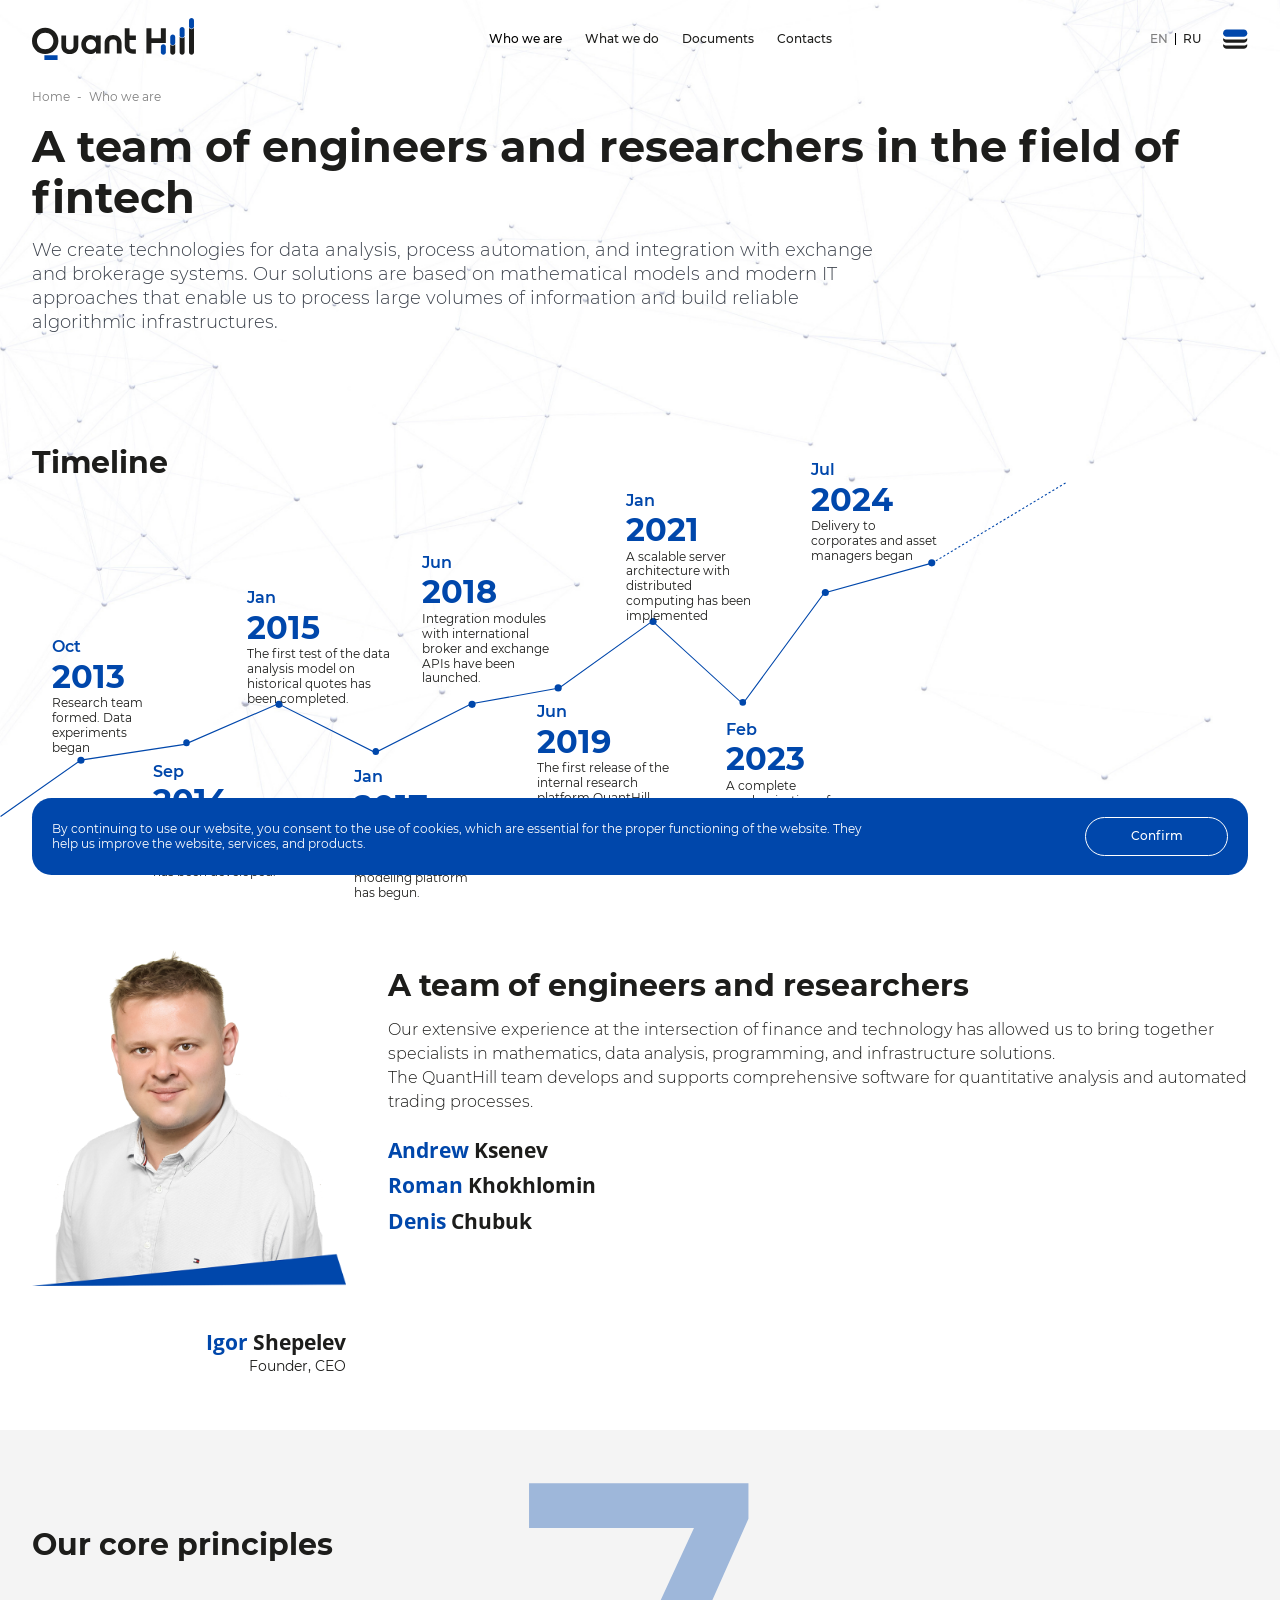
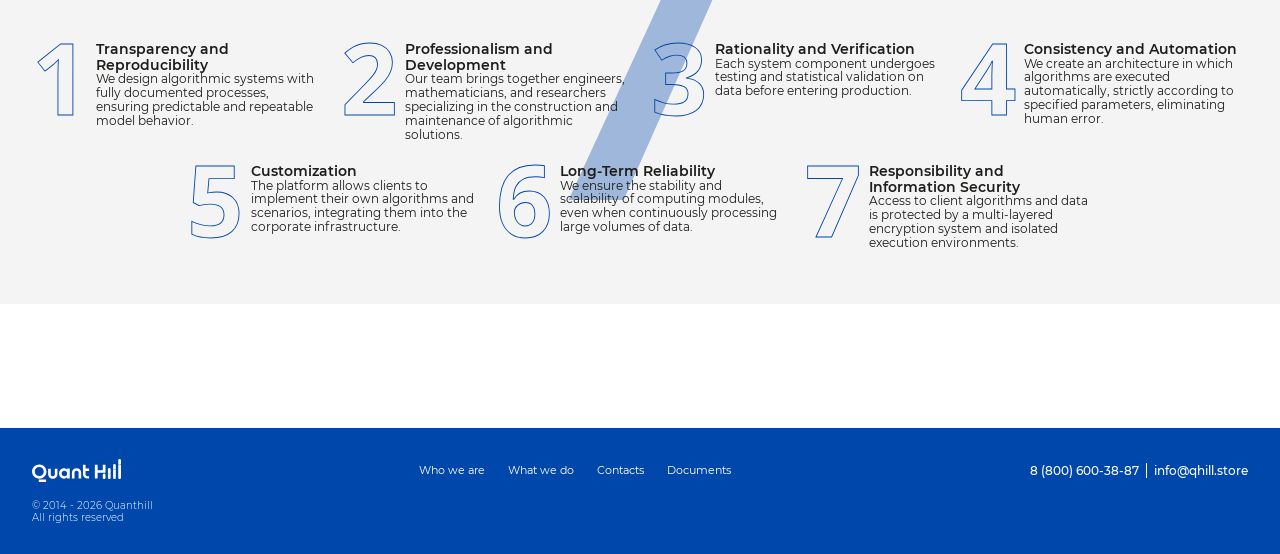
<file: en/who/index.html>
<!DOCTYPE html>
<html lang="ru">

<head>
	<meta charset="UTF-8">
	<meta name="viewport" content="width=device-width, initial-scale=1.0">
	<meta name="format-detection" content="telephone=no">

	<link rel="shortcut icon" href="../../wp-content/themes/qh/img/header/faviconQh.svg" type="image/svg+xml">

	<title>Who we are - Quant Hill</title>

	<meta name="description" content="We leverage algorithmic strategies and mathematical models to achieve high investment efficiency through data-driven decision-making">
	<meta name="keywords" content="about us, investments, algorithmic trading, data analysis, mathematical models, investment strategies, trading algorithms, financial markets, quantitative analysis, decision-making, technology, risk management">

	<link href="https://cdn.jsdelivr.net/npm/bootstrap@5.3.0/dist/css/bootstrap.min.css" rel="stylesheet">
	<link rel="stylesheet" href="https://cdn.jsdelivr.net/npm/@fancyapps/ui/dist/fancybox.css" />
	
	<link rel="preconnect" href="https://fonts.googleapis.com">
<link rel="preconnect" href="https://fonts.gstatic.com">
<link href="https://fonts.googleapis.com/css2?family=Inter:ital,opsz,wght@0,14..32,100..900;1,14..32,100..900&amp;display=swap" rel="stylesheet">
	<link href="https://fonts.googleapis.com/css2?family=Inria+Sans:ital,wght@0,300;0,400;0,700;1,300;1,400;1,700&amp;display=swap" rel="stylesheet">
	
	<link rel="stylesheet" href="../../wp-content/themes/qh/css/style-1%EF%B9%96v=1766147344.css">

	<meta name='robots' content='max-image-preview:large' />
	<style>img:is([sizes="auto" i], [sizes^="auto," i]) { contain-intrinsic-size: 3000px 1500px }</style>
	<link rel="alternate" href="index.html" hreflang="en" />
<link rel="alternate" href="../../ru/o-nas/index.html" hreflang="ru" />
<script type="text/javascript">
/* <![CDATA[ */
window._wpemojiSettings = {"baseUrl":"https:\/\/s.w.org\/images\/core\/emoji\/15.0.3\/72x72\/","ext":".png","svgUrl":"https:\/\/s.w.org\/images\/core\/emoji\/15.0.3\/svg\/","svgExt":".svg","source":{"concatemoji":"https:\/\/qhill.ru\/wp-includes\/js\/wp-emoji-release.min.js?ver=6.7.2"}};
/*! This file is auto-generated */
!function(i,n){var o,s,e;function c(e){try{var t={supportTests:e,timestamp:(new Date).valueOf()};sessionStorage.setItem(o,JSON.stringify(t))}catch(e){}}function p(e,t,n){e.clearRect(0,0,e.canvas.width,e.canvas.height),e.fillText(t,0,0);var t=new Uint32Array(e.getImageData(0,0,e.canvas.width,e.canvas.height).data),r=(e.clearRect(0,0,e.canvas.width,e.canvas.height),e.fillText(n,0,0),new Uint32Array(e.getImageData(0,0,e.canvas.width,e.canvas.height).data));return t.every(function(e,t){return e===r[t]})}function u(e,t,n){switch(t){case"flag":return n(e,"\ud83c\udff3\ufe0f\u200d\u26a7\ufe0f","\ud83c\udff3\ufe0f\u200b\u26a7\ufe0f")?!1:!n(e,"\ud83c\uddfa\ud83c\uddf3","\ud83c\uddfa\u200b\ud83c\uddf3")&&!n(e,"\ud83c\udff4\udb40\udc67\udb40\udc62\udb40\udc65\udb40\udc6e\udb40\udc67\udb40\udc7f","\ud83c\udff4\u200b\udb40\udc67\u200b\udb40\udc62\u200b\udb40\udc65\u200b\udb40\udc6e\u200b\udb40\udc67\u200b\udb40\udc7f");case"emoji":return!n(e,"\ud83d\udc26\u200d\u2b1b","\ud83d\udc26\u200b\u2b1b")}return!1}function f(e,t,n){var r="undefined"!=typeof WorkerGlobalScope&&self instanceof WorkerGlobalScope?new OffscreenCanvas(300,150):i.createElement("canvas"),a=r.getContext("2d",{willReadFrequently:!0}),o=(a.textBaseline="top",a.font="600 32px Arial",{});return e.forEach(function(e){o[e]=t(a,e,n)}),o}function t(e){var t=i.createElement("script");t.src=e,t.defer=!0,i.head.appendChild(t)}"undefined"!=typeof Promise&&(o="wpEmojiSettingsSupports",s=["flag","emoji"],n.supports={everything:!0,everythingExceptFlag:!0},e=new Promise(function(e){i.addEventListener("DOMContentLoaded",e,{once:!0})}),new Promise(function(t){var n=function(){try{var e=JSON.parse(sessionStorage.getItem(o));if("object"==typeof e&&"number"==typeof e.timestamp&&(new Date).valueOf()<e.timestamp+604800&&"object"==typeof e.supportTests)return e.supportTests}catch(e){}return null}();if(!n){if("undefined"!=typeof Worker&&"undefined"!=typeof OffscreenCanvas&&"undefined"!=typeof URL&&URL.createObjectURL&&"undefined"!=typeof Blob)try{var e="postMessage("+f.toString()+"("+[JSON.stringify(s),u.toString(),p.toString()].join(",")+"));",r=new Blob([e],{type:"text/javascript"}),a=new Worker(URL.createObjectURL(r),{name:"wpTestEmojiSupports"});return void(a.onmessage=function(e){c(n=e.data),a.terminate(),t(n)})}catch(e){}c(n=f(s,u,p))}t(n)}).then(function(e){for(var t in e)n.supports[t]=e[t],n.supports.everything=n.supports.everything&&n.supports[t],"flag"!==t&&(n.supports.everythingExceptFlag=n.supports.everythingExceptFlag&&n.supports[t]);n.supports.everythingExceptFlag=n.supports.everythingExceptFlag&&!n.supports.flag,n.DOMReady=!1,n.readyCallback=function(){n.DOMReady=!0}}).then(function(){return e}).then(function(){var e;n.supports.everything||(n.readyCallback(),(e=n.source||{}).concatemoji?t(e.concatemoji):e.wpemoji&&e.twemoji&&(t(e.twemoji),t(e.wpemoji)))}))}((window,document),window._wpemojiSettings);
/* ]]> */
</script>
<style id='wp-emoji-styles-inline-css' type='text/css'>img.wp-smiley, img.emoji {
		display: inline !important;
		border: none !important;
		box-shadow: none !important;
		height: 1em !important;
		width: 1em !important;
		margin: 0 0.07em !important;
		vertical-align: -0.1em !important;
		background: none !important;
		padding: 0 !important;
	}
</style>
<link rel='stylesheet' id='wp-block-library-css' href='../../wp-includes/css/dist/block-library/style.min%EF%B9%96ver=6.7.2.css' type='text/css' media='all' />
<style id='filebird-block-filebird-gallery-style-inline-css' type='text/css'>ul.filebird-block-filebird-gallery{margin:auto!important;padding:0!important;width:100%}ul.filebird-block-filebird-gallery.layout-grid{display:grid;grid-gap:20px;align-items:stretch;grid-template-columns:repeat(var(--columns),1fr);justify-items:stretch}ul.filebird-block-filebird-gallery.layout-grid li img{border:1px solid #ccc;box-shadow:2px 2px 6px 0 rgba(0,0,0,.3);height:100%;max-width:100%;-o-object-fit:cover;object-fit:cover;width:100%}ul.filebird-block-filebird-gallery.layout-masonry{-moz-column-count:var(--columns);-moz-column-gap:var(--space);column-gap:var(--space);-moz-column-width:var(--min-width);columns:var(--min-width) var(--columns);display:block;overflow:auto}ul.filebird-block-filebird-gallery.layout-masonry li{margin-bottom:var(--space)}ul.filebird-block-filebird-gallery li{list-style:none}ul.filebird-block-filebird-gallery li figure{height:100%;margin:0;padding:0;position:relative;width:100%}ul.filebird-block-filebird-gallery li figure figcaption{background:linear-gradient(0deg,rgba(0,0,0,.7),rgba(0,0,0,.3) 70%,transparent);bottom:0;box-sizing:border-box;color:#fff;font-size:.8em;margin:0;max-height:100%;overflow:auto;padding:3em .77em .7em;position:absolute;text-align:center;width:100%;z-index:2}ul.filebird-block-filebird-gallery li figure figcaption a{color:inherit}

</style>
<style id='classic-theme-styles-inline-css' type='text/css'>/*! This file is auto-generated */
.wp-block-button__link{color:#fff;background-color:#32373c;border-radius:9999px;box-shadow:none;text-decoration:none;padding:calc(.667em + 2px) calc(1.333em + 2px);font-size:1.125em}.wp-block-file__button{background:#32373c;color:#fff;text-decoration:none}
</style>
<style id='global-styles-inline-css' type='text/css'>:root{--wp--preset--aspect-ratio--square: 1;--wp--preset--aspect-ratio--4-3: 4/3;--wp--preset--aspect-ratio--3-4: 3/4;--wp--preset--aspect-ratio--3-2: 3/2;--wp--preset--aspect-ratio--2-3: 2/3;--wp--preset--aspect-ratio--16-9: 16/9;--wp--preset--aspect-ratio--9-16: 9/16;--wp--preset--color--black: #000000;--wp--preset--color--cyan-bluish-gray: #abb8c3;--wp--preset--color--white: #ffffff;--wp--preset--color--pale-pink: #f78da7;--wp--preset--color--vivid-red: #cf2e2e;--wp--preset--color--luminous-vivid-orange: #ff6900;--wp--preset--color--luminous-vivid-amber: #fcb900;--wp--preset--color--light-green-cyan: #7bdcb5;--wp--preset--color--vivid-green-cyan: #00d084;--wp--preset--color--pale-cyan-blue: #8ed1fc;--wp--preset--color--vivid-cyan-blue: #0693e3;--wp--preset--color--vivid-purple: #9b51e0;--wp--preset--gradient--vivid-cyan-blue-to-vivid-purple: linear-gradient(135deg,rgba(6,147,227,1) 0%,rgb(155,81,224) 100%);--wp--preset--gradient--light-green-cyan-to-vivid-green-cyan: linear-gradient(135deg,rgb(122,220,180) 0%,rgb(0,208,130) 100%);--wp--preset--gradient--luminous-vivid-amber-to-luminous-vivid-orange: linear-gradient(135deg,rgba(252,185,0,1) 0%,rgba(255,105,0,1) 100%);--wp--preset--gradient--luminous-vivid-orange-to-vivid-red: linear-gradient(135deg,rgba(255,105,0,1) 0%,rgb(207,46,46) 100%);--wp--preset--gradient--very-light-gray-to-cyan-bluish-gray: linear-gradient(135deg,rgb(238,238,238) 0%,rgb(169,184,195) 100%);--wp--preset--gradient--cool-to-warm-spectrum: linear-gradient(135deg,rgb(74,234,220) 0%,rgb(151,120,209) 20%,rgb(207,42,186) 40%,rgb(238,44,130) 60%,rgb(251,105,98) 80%,rgb(254,248,76) 100%);--wp--preset--gradient--blush-light-purple: linear-gradient(135deg,rgb(255,206,236) 0%,rgb(152,150,240) 100%);--wp--preset--gradient--blush-bordeaux: linear-gradient(135deg,rgb(254,205,165) 0%,rgb(254,45,45) 50%,rgb(107,0,62) 100%);--wp--preset--gradient--luminous-dusk: linear-gradient(135deg,rgb(255,203,112) 0%,rgb(199,81,192) 50%,rgb(65,88,208) 100%);--wp--preset--gradient--pale-ocean: linear-gradient(135deg,rgb(255,245,203) 0%,rgb(182,227,212) 50%,rgb(51,167,181) 100%);--wp--preset--gradient--electric-grass: linear-gradient(135deg,rgb(202,248,128) 0%,rgb(113,206,126) 100%);--wp--preset--gradient--midnight: linear-gradient(135deg,rgb(2,3,129) 0%,rgb(40,116,252) 100%);--wp--preset--font-size--small: 13px;--wp--preset--font-size--medium: 20px;--wp--preset--font-size--large: 36px;--wp--preset--font-size--x-large: 42px;--wp--preset--spacing--20: 0.44rem;--wp--preset--spacing--30: 0.67rem;--wp--preset--spacing--40: 1rem;--wp--preset--spacing--50: 1.5rem;--wp--preset--spacing--60: 2.25rem;--wp--preset--spacing--70: 3.38rem;--wp--preset--spacing--80: 5.06rem;--wp--preset--shadow--natural: 6px 6px 9px rgba(0, 0, 0, 0.2);--wp--preset--shadow--deep: 12px 12px 50px rgba(0, 0, 0, 0.4);--wp--preset--shadow--sharp: 6px 6px 0px rgba(0, 0, 0, 0.2);--wp--preset--shadow--outlined: 6px 6px 0px -3px rgba(255, 255, 255, 1), 6px 6px rgba(0, 0, 0, 1);--wp--preset--shadow--crisp: 6px 6px 0px rgba(0, 0, 0, 1);}:where(.is-layout-flex){gap: 0.5em;}:where(.is-layout-grid){gap: 0.5em;}body .is-layout-flex{display: flex;}.is-layout-flex{flex-wrap: wrap;align-items: center;}.is-layout-flex > :is(*, div){margin: 0;}body .is-layout-grid{display: grid;}.is-layout-grid > :is(*, div){margin: 0;}:where(.wp-block-columns.is-layout-flex){gap: 2em;}:where(.wp-block-columns.is-layout-grid){gap: 2em;}:where(.wp-block-post-template.is-layout-flex){gap: 1.25em;}:where(.wp-block-post-template.is-layout-grid){gap: 1.25em;}.has-black-color{color: var(--wp--preset--color--black) !important;}.has-cyan-bluish-gray-color{color: var(--wp--preset--color--cyan-bluish-gray) !important;}.has-white-color{color: var(--wp--preset--color--white) !important;}.has-pale-pink-color{color: var(--wp--preset--color--pale-pink) !important;}.has-vivid-red-color{color: var(--wp--preset--color--vivid-red) !important;}.has-luminous-vivid-orange-color{color: var(--wp--preset--color--luminous-vivid-orange) !important;}.has-luminous-vivid-amber-color{color: var(--wp--preset--color--luminous-vivid-amber) !important;}.has-light-green-cyan-color{color: var(--wp--preset--color--light-green-cyan) !important;}.has-vivid-green-cyan-color{color: var(--wp--preset--color--vivid-green-cyan) !important;}.has-pale-cyan-blue-color{color: var(--wp--preset--color--pale-cyan-blue) !important;}.has-vivid-cyan-blue-color{color: var(--wp--preset--color--vivid-cyan-blue) !important;}.has-vivid-purple-color{color: var(--wp--preset--color--vivid-purple) !important;}.has-black-background-color{background-color: var(--wp--preset--color--black) !important;}.has-cyan-bluish-gray-background-color{background-color: var(--wp--preset--color--cyan-bluish-gray) !important;}.has-white-background-color{background-color: var(--wp--preset--color--white) !important;}.has-pale-pink-background-color{background-color: var(--wp--preset--color--pale-pink) !important;}.has-vivid-red-background-color{background-color: var(--wp--preset--color--vivid-red) !important;}.has-luminous-vivid-orange-background-color{background-color: var(--wp--preset--color--luminous-vivid-orange) !important;}.has-luminous-vivid-amber-background-color{background-color: var(--wp--preset--color--luminous-vivid-amber) !important;}.has-light-green-cyan-background-color{background-color: var(--wp--preset--color--light-green-cyan) !important;}.has-vivid-green-cyan-background-color{background-color: var(--wp--preset--color--vivid-green-cyan) !important;}.has-pale-cyan-blue-background-color{background-color: var(--wp--preset--color--pale-cyan-blue) !important;}.has-vivid-cyan-blue-background-color{background-color: var(--wp--preset--color--vivid-cyan-blue) !important;}.has-vivid-purple-background-color{background-color: var(--wp--preset--color--vivid-purple) !important;}.has-black-border-color{border-color: var(--wp--preset--color--black) !important;}.has-cyan-bluish-gray-border-color{border-color: var(--wp--preset--color--cyan-bluish-gray) !important;}.has-white-border-color{border-color: var(--wp--preset--color--white) !important;}.has-pale-pink-border-color{border-color: var(--wp--preset--color--pale-pink) !important;}.has-vivid-red-border-color{border-color: var(--wp--preset--color--vivid-red) !important;}.has-luminous-vivid-orange-border-color{border-color: var(--wp--preset--color--luminous-vivid-orange) !important;}.has-luminous-vivid-amber-border-color{border-color: var(--wp--preset--color--luminous-vivid-amber) !important;}.has-light-green-cyan-border-color{border-color: var(--wp--preset--color--light-green-cyan) !important;}.has-vivid-green-cyan-border-color{border-color: var(--wp--preset--color--vivid-green-cyan) !important;}.has-pale-cyan-blue-border-color{border-color: var(--wp--preset--color--pale-cyan-blue) !important;}.has-vivid-cyan-blue-border-color{border-color: var(--wp--preset--color--vivid-cyan-blue) !important;}.has-vivid-purple-border-color{border-color: var(--wp--preset--color--vivid-purple) !important;}.has-vivid-cyan-blue-to-vivid-purple-gradient-background{background: var(--wp--preset--gradient--vivid-cyan-blue-to-vivid-purple) !important;}.has-light-green-cyan-to-vivid-green-cyan-gradient-background{background: var(--wp--preset--gradient--light-green-cyan-to-vivid-green-cyan) !important;}.has-luminous-vivid-amber-to-luminous-vivid-orange-gradient-background{background: var(--wp--preset--gradient--luminous-vivid-amber-to-luminous-vivid-orange) !important;}.has-luminous-vivid-orange-to-vivid-red-gradient-background{background: var(--wp--preset--gradient--luminous-vivid-orange-to-vivid-red) !important;}.has-very-light-gray-to-cyan-bluish-gray-gradient-background{background: var(--wp--preset--gradient--very-light-gray-to-cyan-bluish-gray) !important;}.has-cool-to-warm-spectrum-gradient-background{background: var(--wp--preset--gradient--cool-to-warm-spectrum) !important;}.has-blush-light-purple-gradient-background{background: var(--wp--preset--gradient--blush-light-purple) !important;}.has-blush-bordeaux-gradient-background{background: var(--wp--preset--gradient--blush-bordeaux) !important;}.has-luminous-dusk-gradient-background{background: var(--wp--preset--gradient--luminous-dusk) !important;}.has-pale-ocean-gradient-background{background: var(--wp--preset--gradient--pale-ocean) !important;}.has-electric-grass-gradient-background{background: var(--wp--preset--gradient--electric-grass) !important;}.has-midnight-gradient-background{background: var(--wp--preset--gradient--midnight) !important;}.has-small-font-size{font-size: var(--wp--preset--font-size--small) !important;}.has-medium-font-size{font-size: var(--wp--preset--font-size--medium) !important;}.has-large-font-size{font-size: var(--wp--preset--font-size--large) !important;}.has-x-large-font-size{font-size: var(--wp--preset--font-size--x-large) !important;}
:where(.wp-block-post-template.is-layout-flex){gap: 1.25em;}:where(.wp-block-post-template.is-layout-grid){gap: 1.25em;}
:where(.wp-block-columns.is-layout-flex){gap: 2em;}:where(.wp-block-columns.is-layout-grid){gap: 2em;}
:root :where(.wp-block-pullquote){font-size: 1.5em;line-height: 1.6;}
</style>
<link rel="https://api.w.org/" href="../../wp-json/index.json" /><link rel="alternate" title="JSON" type="application/json" href="../../wp-json/wp/v2/pages/2.json" /><link rel="EditURI" type="application/rsd+xml" title="RSD" href="https://qhill.ru/xmlrpc.php?rsd" />
<meta name="generator" content="WordPress 6.7.2" />
<link rel="canonical" href="index.html" />
<link rel='shortlink' href='index.html' />
<link rel="alternate" title="oEmbed (JSON)" type="application/json+oembed" href="../../wp-json/oembed/1.0/embed%EF%B9%96url=https%EF%B9%95%EA%A4%B7%EA%A4%B7qhill.ru%EA%A4%B7en%EA%A4%B7who%EA%A4%B7.json" />
<link rel="alternate" title="oEmbed (XML)" type="text/xml+oembed" href="../../wp-json/oembed/1.0/embed%EF%B9%96url=https%EF%B9%95%EA%A4%B7%EA%A4%B7qhill.ru%EA%A4%B7en%EA%A4%B7who%EA%A4%B7&amp;format=xml.xml" />

</head>

<body style="background: url('../../wp-content/themes/qh/img/background3.jpg') no-repeat top center !important; background-size: cover !important;">

	<div class="cursor-dot"></div>
	<div class="cursor-dot-outline"></div>

	<nav class="navbar" id="header">
		<div class="container">
			<div class="w-100 d-flex justify-content-between align-items-center">
				<div class="navbar__left">
					<a class="navbar-brand" href="../index.html">
						<img src="../../wp-content/themes/qh/img/header/logo.svg" alt="лого quanthill">
					</a>
				</div>

				<ul class="navbar-nav d-none d-lg-flex"><li class='nav-item'><a class='nav-link active' href=''>Who we are</a></li><li class='nav-item'><a class='nav-link ' href='../category/what-we-do/index.html'>What we do</a></li><li class='nav-item'><a class='nav-link ' href='../documents/index.html'>Documents</a></li><li class='nav-item'><a class='nav-link ' href='../get/index.html'>Contacts</a></li></ul>

				<div class="navbar__right d-flex align-items-center">
					<div class="navbar__links d-flex align-items-center">
						<!-- <a href="#" class="btn-1 navbar__btn" data-bs-toggle="modal" data-bs-target="#modal-book-a-call">Get in touch</a> -->
						<!--
						<a href="#" class="navbar__lk d-none d-sm-flex">
							<svg width="23" height="23" viewBox="0 0 23 23" fill="none" xmlns="http://www.w3.org/2000/svg">
								<path
									d="M0 22.5033H22.1244C22.1244 18.852 20.3578 15.6141 17.6267 13.6014C15.988 15.368 13.6506 16.4801 11.0573 16.4801C8.46397 16.4801 6.13146 15.368 4.48787 13.6014C1.76661 15.6141 0 18.852 0 22.5033Z"
									fill="#1D1D1B" />
								<path
									d="M11.062 14.9989C15.2038 14.9989 18.5614 11.6413 18.5614 7.49947C18.5614 3.35763 15.2038 0 11.062 0C6.92013 0 3.5625 3.35763 3.5625 7.49947C3.5625 11.6413 6.92013 14.9989 11.062 14.9989Z"
									fill="#0047AB" />
							</svg>
						</a>
						-->
					</div>
					<div class="navbar__lang d-none d-lg-flex align-items-center justify-content-center">
					    
												<a href="index.html" class="active">EN</a>
													<a href="../../ru/o-nas/index.html" >RU</a>
											</div>
					<button class="navbar-toggler" type="button" data-bs-toggle="offcanvas" data-bs-target="#offcanvasNavbar"
						aria-controls="offcanvasNavbar">
						<span class="navbar-toggler-icon">
							<svg width="38" height="30" viewBox="0 0 38 30" fill="none" xmlns="http://www.w3.org/2000/svg">
								<path
									d="M31.6165 24.8976H5.63251C3.62209 24.8976 1.77691 24.1677 0.344832 22.9698C0.220902 23.4379 0.124512 23.9199 0.124512 24.4156C0.124512 27.4588 2.58934 29.9236 5.63251 29.9236H31.6165C34.6597 29.9236 37.1245 27.4588 37.1245 24.4156C37.1245 23.9061 37.0281 23.4242 36.9042 22.9698C35.4721 24.1677 33.6269 24.8976 31.6165 24.8976Z"
									fill="#1D1D1B" />
								<path
									d="M5.63251 20.7666H31.6165C34.6597 20.7666 37.1245 18.3017 37.1245 15.2586C37.1245 14.7491 37.0281 14.2671 36.9042 13.8127C35.4721 15.0107 33.6269 15.7405 31.6165 15.7405H5.63251C3.62209 15.7405 1.77691 15.0107 0.344832 13.8127C0.220902 14.2809 0.124512 14.7628 0.124512 15.2586C0.124512 18.3017 2.58934 20.7666 5.63251 20.7666Z"
									fill="#1D1D1B" />
								<path
									d="M5.63251 11.5957H31.6165C34.6597 11.5957 37.1245 9.1309 37.1245 6.08773C37.1245 3.04456 34.6597 0.579727 31.6165 0.579727H5.63251C2.58934 0.579727 0.124512 3.04456 0.124512 6.08773C0.124512 9.1309 2.58934 11.5957 5.63251 11.5957Z"
									fill="#0047AB" />
							</svg>
						</span>
					</button>
					<div class="offcanvas offcanvas-end" tabindex="-1" id="offcanvasNavbar"
						aria-labelledby="offcanvasNavbarLabel">
						<div class="offcanvas-header d-flex justify-content-sm-end justify-content-between">
							<a href="#" class="offcanvas__logo d-sm-none">
								<img src="../../wp-content/themes/qh/img/header/logo-light.svg" alt="logo">
							</a>
							<button type="button" class="btn-close" data-bs-dismiss="offcanvas" aria-label="Закрыть">
								<svg width="26" height="26" viewBox="0 0 26 26" fill="none" xmlns="http://www.w3.org/2000/svg">
									<path
										d="M20.08 14.42L14.42 20.08L19.18 24.84C20.74 26.4 23.27 26.4 24.84 24.84C26.4 23.28 26.4 20.75 24.84 19.18L20.08 14.42Z"
										fill="white" />
									<path
										d="M5.93 11.59L11.59 5.93L6.83 1.17C5.27 -0.39 2.73 -0.39 1.17 1.17C-0.39 2.73 -0.39 5.27 1.17 6.83L5.93 11.59Z"
										fill="white" />
									<path
										d="M24.84 1.17C23.28 -0.39 20.75 -0.39 19.18 1.17L1.17 19.18C-0.39 20.74 -0.39 23.27 1.17 24.84C2.73 26.4 5.26 26.4 6.83 24.84L24.84 6.83C26.4 5.27 26.4 2.74 24.84 1.17Z"
										fill="white" />
								</svg>
							</button>
						</div>
						<div class="offcanvas-body d-flex flex-column justify-content-between align-items-start main-navigation">
							<ul class="navbar-nav"><li class='nav-item'><a class='nav-link active' href=''>Who we are</a></li><li class='nav-item'><a class='nav-link ' href='../category/what-we-do/index.html'>What we do</a></li><li class='nav-item'><a class='nav-link ' href='../documents/index.html'>Documents</a></li><li class='nav-item'><a class='nav-link ' href='../get/index.html'>Contacts</a></li></ul>							<div class="offcanvas__group d-flex flex-column align-items-start">
								<!--
								<a href="#" class="btn-1 navbar__btn">
									<span>Личный кабинет</span>
									<svg width="23" height="23" viewBox="0 0 23 23" fill="none" xmlns="http://www.w3.org/2000/svg">
										<path
											d="M0 22.5033H22.1244C22.1244 18.852 20.3578 15.614 17.6267 13.6014C15.988 15.368 13.6506 16.4801 11.0573 16.4801C8.46397 16.4801 6.13146 15.368 4.48787 13.6014C1.76661 15.614 0 18.852 0 22.5033Z"
											fill="white" />
										<path
											d="M11.0622 14.9989C15.2041 14.9989 18.5617 11.6413 18.5617 7.49947C18.5617 3.35763 15.2041 0 11.0622 0C6.92037 0 3.56274 3.35763 3.56274 7.49947C3.56274 11.6413 6.92037 14.9989 11.0622 14.9989Z"
											fill="white" />
									</svg>
								</a>
								-->
								<div class="navbar__lang d-flex align-items-center">
								    
								    <a href="https://quanthill.kg/en/" target="_blank" class="active">EN</a>
									<a href="../../ru/o-nas/index.html" >RU</a>
								    <!--
									<a href="https://qhill.ru/en/who/" class="active">EN</a>
									<a href="https://qhill.ru/ru/o-nas/" >RU</a>
																					-->
								</div>

								<div class="navbar__contacts d-flex align-items-sm-center flex-column flex-sm-row align-items-start">
									<a href="tel:88006003887" class="navbar__phone">8 (800) 600-38-87</a>
									<a href="mailto:info@qhill.store" class="navbar__mail">info@qhill.store</a>

								</div>

								<div class="navbar__contacts">
									<!--
									<a href="https://t.me/quanthillpublic" target="_blank" rel="nofollow" class="navbar__social">
										<img src="https://qhill.ru/wp-content/themes/qh/img/header/tg.svg" alt="телеграм">
									</a>
									
									<a href="https://vk.com/quanthill" target="_blank" rel="nofollow" class="navbar__social">
										<img src="https://qhill.ru/wp-content/themes/qh/img/header/vk.svg" alt="vk">
									</a>
									<a href="https://x.com/QuantHill_" target="_blank" rel="nofollow" class="navbar__social">
										<img src="https://qhill.ru/wp-content/themes/qh/img/header/x.svg" alt="x">
									</a>
									<a href="https://www.youtube.com/@quanthill" target="_blank" rel="nofollow" class="navbar__social">
										<img src="https://qhill.ru/wp-content/themes/qh/img/header/YouTube.svg" alt="YouTube">
									</a>
									-->
								</div>

							</div>
						</div>
					</div>
				</div>
			</div>
		</div>
	</nav>
<main class="who-page">

<div class="breadcrumbs"><div class="container"><nav aria-label="breadcrumb" style="--bs-breadcrumb-divider: ' - ';"><ol class="breadcrumb"><li class="breadcrumb-item" itemprop="itemListElement" itemscope="" itemtype="http://schema.org/ListItem">
                    <a itemprop="item" href="../index.html"><span itemprop="name">Home</span></a>
                    <meta itemprop="position" content="1">
                  </li><li class="breadcrumb-item active">Who we are</li></ol></nav></div></div>
	<div class="graph-anim"></div>





	<section class="who-main-screen section-first">
		<div class="container">
			<div class="row">
				<div class="col-12 d-flex flex-column align-items-sm-start align-items-center text-center text-sm-start">
					<h1 class="title-page who-main-screen__title">
						A team of engineers and researchers in the field of fintech					</h1>
					<div class="who-main-screen__text text sub mt-lg-3 mt-4">
						<p>We create technologies for data analysis, process automation, and integration with exchange and brokerage systems.
Our solutions are based on mathematical models and modern IT approaches that enable us to process large volumes of information and build reliable algorithmic infrastructures.</p>
					</div>
				</div>
			</div>
		</div>
	</section>

	<!-- Timeline -->
	<section class="timeline">
		<div class="container">
			<div class="row">
				<div class="col-12">
					<h2 class="section-title timeline__title text-center text-lg-start">Timeline</h2>
				</div>
			</div>
		</div>
		<div class="timeline__content">
			<div class="timeline__wrapper position-relative">
				<div class="timeline__line d-none d-lg-block">
					<img src="../../wp-content/themes/qh/img/who/timeline/line.svg" alt="фото">
				</div>

				<div class="timeline__line_vertical d-lg-none"></div>

									<div class="timeline__items d-flex flex-column-reverse flex-lg-row">
																			<div class="timeline__item timeline__item_1">
								<div class="timeline__dot timeline__dot_1"></div>
								<div class="timeline__date">
									<p class="timeline__month">Oct</p>
									<p class="timeline__year">2013</p>
								</div>
								<p class="timeline__desc">Research team formed. Data experiments began</p>
							</div>
																				<div class="timeline__item timeline__item_2">
								<div class="timeline__dot timeline__dot_2"></div>
								<div class="timeline__date">
									<p class="timeline__month">Sep</p>
									<p class="timeline__year">2014</p>
								</div>
								<p class="timeline__desc">The first prototype of a software engine for time series analysis has been developed.</p>
							</div>
																				<div class="timeline__item timeline__item_3">
								<div class="timeline__dot timeline__dot_3"></div>
								<div class="timeline__date">
									<p class="timeline__month">Jan</p>
									<p class="timeline__year">2015</p>
								</div>
								<p class="timeline__desc">The first test of the data analysis model on historical quotes has been completed.</p>
							</div>
																				<div class="timeline__item timeline__item_4">
								<div class="timeline__dot timeline__dot_4"></div>
								<div class="timeline__date">
									<p class="timeline__month">Jan</p>
									<p class="timeline__year">2017</p>
								</div>
								<p class="timeline__desc">The transition from test models to a proprietary modeling platform has begun.</p>
							</div>
																				<div class="timeline__item timeline__item_5">
								<div class="timeline__dot timeline__dot_5"></div>
								<div class="timeline__date">
									<p class="timeline__month">Jun</p>
									<p class="timeline__year">2018</p>
								</div>
								<p class="timeline__desc">Integration modules with international broker and exchange APIs have been launched.</p>
							</div>
																				<div class="timeline__item timeline__item_6">
								<div class="timeline__dot timeline__dot_6"></div>
								<div class="timeline__date">
									<p class="timeline__month">Jun</p>
									<p class="timeline__year">2019</p>
								</div>
								<p class="timeline__desc">The first release of the internal research platform QuantHill Engine has been released.</p>
							</div>
																				<div class="timeline__item timeline__item_7">
								<div class="timeline__dot timeline__dot_7"></div>
								<div class="timeline__date">
									<p class="timeline__month">Jan</p>
									<p class="timeline__year">2021</p>
								</div>
								<p class="timeline__desc">A scalable server architecture with distributed computing has been implemented</p>
							</div>
																				<div class="timeline__item timeline__item_8">
								<div class="timeline__dot timeline__dot_8"></div>
								<div class="timeline__date">
									<p class="timeline__month">Feb</p>
									<p class="timeline__year">2023</p>
								</div>
								<p class="timeline__desc">A complete modernization of computing capacities and transition to a cluster infrastructure was carried out.</p>
							</div>
																				<div class="timeline__item timeline__item_9">
								<div class="timeline__dot timeline__dot_9"></div>
								<div class="timeline__date">
									<p class="timeline__month">Jul</p>
									<p class="timeline__year">2024</p>
								</div>
								<p class="timeline__desc">Delivery to corporates and asset managers began</p>
							</div>
																		</div>
				
			</div>
		</div>
	</section>

	<!-- Trading Pros -->
	<section class="trading-pros">
		<div class="container">
			<div class="row">
				<div class="col-12">
					<div class="trading-pros__header mb-lg-4 d-lg-none text-center text-sm-start">
						<h2 class="section-title trading-pros__title mb-3">A team of engineers and researchers</h2>
						<div class="trading-pros__text text">
							<p>Our extensive experience at the intersection of finance and technology has allowed us to bring together specialists in mathematics, data analysis, programming, and infrastructure solutions.<br />
The QuantHill team develops and supports comprehensive software for quantitative analysis and automated trading processes.</p>
						</div>
					</div>
					<div class="trading-pros__block d-flex flex-column flex-sm-row align-items-center align-items-sm-start">
						<div
							class="trading-pros__left d-flex flex-column align-items-sm-end text-sm-end align-items-center text-center">
							<div class="trading-pros__image mb-lg-5 mb-sm-4">
								<img src="../../wp-content/uploads/2025/03/founder.png" alt="">
							</div>
							<div class="trading-pros__desc">
								<div class="trading-pros__tooltip_wrap position-relative">
									<div class="trading-pros__name">
										<p><span>Igor </span> Shepelev</p>
									</div>
									<div class="trading-pros__tooltip">
										<div class="trading-pros__content position-relative">
											<div class="trading-pros__box box">
												<img src="../../wp-content/uploads/2025/03/founder1.jpg" alt="фото">
											</div>
											<div class="trading-pros__sub text text-start">
												<p>Expert in algorithmic systems and trading automation, with over 10 years of experience.</p>
											</div>
										</div>
									</div>
								</div>
								<div class="trading-pros__work mt-1 mt-sm-0">
									<p>Founder, CEO</p>
								</div>
							</div>
						</div>
						<div
							class="trading-pros__right d-flex flex-column justify-content-sm-between align-items-sm-start align-items-center text-center text-sm-start justify-content-center">
							<div class="trading-pros__header mb-4 d-none d-lg-block">
								<h2 class="section-title trading-pros__title mb-3">A team of engineers and researchers</h2>
								<div class="trading-pros__text text">
									<p>Our extensive experience at the intersection of finance and technology has allowed us to bring together specialists in mathematics, data analysis, programming, and infrastructure solutions.<br />
The QuantHill team develops and supports comprehensive software for quantitative analysis and automated trading processes.</p>
								</div>
							</div>
							<div class="trading-pros__bottom d-flex flex-column align-items-center align-items-sm-start">
								<div class="trading-pros__names">


																			<div class="trading-pros__tooltip_wrap position-relative">
											<div class="trading-pros__name">
												<p><span>Andrew </span>Ksenev</p>
											</div>
											<div class="trading-pros__tooltip">
												<div class="trading-pros__content position-relative">
													<div class="trading-pros__box box">
														<img src="../../wp-content/uploads/2025/03/ksenev.jpg" alt="фото">
													</div>
													<div class="trading-pros__sub text text-start">
														<p>Partner, Head of Research, over 10 years of experience.</p>
													</div>
												</div>
											</div>
										</div>
																			<div class="trading-pros__tooltip_wrap position-relative">
											<div class="trading-pros__name">
												<p><span>Roman </span>Khokhlomin</p>
											</div>
											<div class="trading-pros__tooltip">
												<div class="trading-pros__content position-relative">
													<div class="trading-pros__box box">
														<img src="../../wp-content/uploads/2025/03/khokhlomin.jpg" alt="фото">
													</div>
													<div class="trading-pros__sub text text-start">
														<p>Dev team lead, in charge of trading infrastructure, with more than 25 years of experience</p>
													</div>
												</div>
											</div>
										</div>
																			<div class="trading-pros__tooltip_wrap position-relative">
											<div class="trading-pros__name">
												<p><span>Denis </span>Chubuk</p>
											</div>
											<div class="trading-pros__tooltip">
												<div class="trading-pros__content position-relative">
													<div class="trading-pros__box box">
														<img src="../../wp-content/uploads/2025/03/chubuk.jpg" alt="фото">
													</div>
													<div class="trading-pros__sub text text-start">
														<p>A professional in the field of quantitative research and algorithmic systems, with over 10 years of experience.</p>
													</div>
												</div>
											</div>
										</div>
									
								</div>
								<!-- <button class="trading-pros__btn btn-1" data-bs-toggle="modal" data-bs-target="#modal-join-team">Join team</button> -->
							</div>
						</div>
					</div>
				</div>
			</div>
		</div>
	</section>

	<!-- Our core principles -->
	<section class="principles">
		<div class="container">
			<div class="row position-relative principles__header">
				<div class="col-12">
					<h2 class="section-title principles__title">Our core principles</h2>
					<span class="principles__num">7</span>
				</div>
			</div>
			<div class="row justify-content-lg-center g-4 gy-sm-5 gy-lg-4 principles__wrap">


									<div class="col-lg-3 col-sm-6">
						<div class="principles__item d-flex">
							<span class="principles__number">1</span>
							<div class="principles__desc d-flex flex-column">
								<p class="principles__name">Transparency and Reproducibility</p>
								<div class="principles__text text">
									<p>We design algorithmic systems with fully documented processes, ensuring predictable and repeatable model behavior.</p>
								</div>
							</div>
						</div>
					</div>
									<div class="col-lg-3 col-sm-6">
						<div class="principles__item d-flex">
							<span class="principles__number">2</span>
							<div class="principles__desc d-flex flex-column">
								<p class="principles__name">Professionalism and Development</p>
								<div class="principles__text text">
									<p>Our team brings together engineers, mathematicians, and researchers specializing in the construction and maintenance of algorithmic solutions.</p>
								</div>
							</div>
						</div>
					</div>
									<div class="col-lg-3 col-sm-6">
						<div class="principles__item d-flex">
							<span class="principles__number">3</span>
							<div class="principles__desc d-flex flex-column">
								<p class="principles__name">Rationality and Verification</p>
								<div class="principles__text text">
									<p>Each system component undergoes testing and statistical validation on data before entering production.</p>
								</div>
							</div>
						</div>
					</div>
									<div class="col-lg-3 col-sm-6">
						<div class="principles__item d-flex">
							<span class="principles__number">4</span>
							<div class="principles__desc d-flex flex-column">
								<p class="principles__name">Consistency and Automation</p>
								<div class="principles__text text">
									<p>We create an architecture in which algorithms are executed automatically, strictly according to specified parameters, eliminating human error.</p>
								</div>
							</div>
						</div>
					</div>
									<div class="col-lg-3 col-sm-6">
						<div class="principles__item d-flex">
							<span class="principles__number">5</span>
							<div class="principles__desc d-flex flex-column">
								<p class="principles__name">Customization</p>
								<div class="principles__text text">
									<p>The platform allows clients to implement their own algorithms and scenarios, integrating them into the corporate infrastructure.</p>
								</div>
							</div>
						</div>
					</div>
									<div class="col-lg-3 col-sm-6">
						<div class="principles__item d-flex">
							<span class="principles__number">6</span>
							<div class="principles__desc d-flex flex-column">
								<p class="principles__name">Long-Term Reliability</p>
								<div class="principles__text text">
									<p>We ensure the stability and scalability of computing modules, even when continuously processing large volumes of data.</p>
								</div>
							</div>
						</div>
					</div>
									<div class="col-lg-3 col-sm-6">
						<div class="principles__item d-flex">
							<span class="principles__number">7</span>
							<div class="principles__desc d-flex flex-column">
								<p class="principles__name">Responsibility and Information Security</p>
								<div class="principles__text text">
									<p>Access to client algorithms and data is protected by a multi-layered encryption system and isolated execution environments.</p>
								</div>
							</div>
						</div>
					</div>
				
			</div>
		</div>
	</section>

	<!-- Cooperation opportunities -->
	<section class="products who-products section">
		<div class="container">
			<div class="row products__header">
				<div class="col-12">
				    <!--
					<h2 class="section-title text-center text-sm-start">
					Cooperation opportunities					</h2>
					-->
				</div>
			</div>
			<div class="row g-lg-5 g-4">

				


			</div>
		</div>
	</section>

</main>

<!-- Модальное окно (Become a client) -->
<div class="modal fade" id="modal-become-client" tabindex="-1" aria-labelledby="exampleModalLabel"
			aria-hidden="true">
			<button type="button" class="btn-close" data-bs-dismiss="modal" aria-label="Закрыть"></button>
			<div class="modal-dialog modal-dialog-centered">
				<div class="modal-content">
					<div class="modal-body">
						<p class="modal__title mb-lg-4">Become a client</p>
				<form class="modal__form smtp_form">
							<div class="mb-lg-4">
						<input type="text" required name="name" class="form-control modal__input" id="" aria-describedby="" placeholder="Full name">
							</div>
							<div class="mb-lg-4">
								<input type="text" class="form-control modal__input" id="" aria-describedby=""
									placeholder="Name of Company or Individual Represented" name="company">
							</div>
							<div class="mb-lg-4">
								<input type="text" class="form-control modal__input" id="" aria-describedby=""
									placeholder="City / Country" name="city">
							</div>
							<div class="mb-lg-4">
								<input type="email" class="form-control modal__input" id="" aria-describedby="" placeholder="Email"
									name="email">
							</div>
							<div class="mb-lg-4">
						<input type="text" name="phone" class="form-control modal__input" value="" placeholder="Phone" required>
						<input type="hidden" name="action" value="form_callback">
						<input type="hidden" name="form_name" value="Become a client">
							</div>
					<button type="submit" class="btn-1 modal__send">Send</button>
					</form>
						</div>
					</div>
				</div>
			</div>
		</div><!-- Модальное окно (Become a partner) -->
<div class="modal fade" id="modal-become-partner" tabindex="-1" aria-labelledby="exampleModalLabel"
		aria-hidden="true">
		<button type="button" class="btn-close" data-bs-dismiss="modal" aria-label="Закрыть"></button>
		<div class="modal-dialog modal-dialog-centered">
			<div class="modal-content">
				<div class="modal-body">
					<p class="modal__title mb-lg-4">Become a partner</p>
				<form class="modal__form smtp_form">
					<div class="mb-lg-4">
						<input type="text" required name="name" class="form-control modal__input"  placeholder="Full name">
						</div>
						<div class="mb-lg-4">
						<input type="text" class="form-control modal__input" 
								placeholder="Name of Company or Individual Represented" name="company">
						</div>
						<div class="mb-lg-4">
						<input type="text" class="form-control modal__input" 
								placeholder="City / Country" name="city">
						</div>
						<div class="mb-lg-4">
						<input type="email" class="form-control modal__input"  placeholder="Email"
								name="email">
						</div>
						<div class="mb-lg-4">
						<input type="text" name="phone" class="form-control modal__input" value="" placeholder="Phone" required>
						<input type="hidden" name="action" value="form_callback">
						<input type="hidden" name="form_name" value="Become a partner">
					</div>
					<button type="submit" class="btn-1 modal__send">Send</button>
				</form>
				</div>
			</div>
		</div>
	</div><!-- Модальное окно (Join team) -->
<div class="modal fade" id="modal-join-team" tabindex="-1" aria-labelledby="exampleModalLabel" aria-hidden="true">
			<button type="button" class="btn-close" data-bs-dismiss="modal" aria-label="Закрыть"></button>
			<div class="modal-dialog modal-dialog-centered">
				<div class="modal-content">
					<div class="modal-body">
						<p class="modal__title mb-lg-4">Join team</p>
				<form class="modal__form smtp_form" enctype="multipart/form-data">
							<div class="mb-lg-4">
						<input type="text" required name="name" class="form-control modal__input" id="" aria-describedby="" placeholder="Full name">
							</div>
							<div class="mb-lg-4">
								<input type="text" class="form-control modal__input" id="" aria-describedby=""
									placeholder="Name of Company or Individual Represented" name="company">
							</div>
							<div class="mb-lg-4">
								<input type="text" class="form-control modal__input" id="" aria-describedby=""
									placeholder="City / Country" name="city">
							</div>
							<div class="mb-lg-4">
								<input type="email" class="form-control modal__input" id="" aria-describedby="" placeholder="Email"
									name="email">
							</div>
							<div class="mb-lg-4">
						<input type="text" name="phone" class="form-control modal__input" value="" placeholder="Phone" required>
						<input type="hidden" name="action" value="form_callback">
						<input type="hidden" name="form_name" value="Join team">

							</div>
							<div class="mb-lg-4 d-flex flex-column align-items-start">
								<label for="" class="modal__label">CV</label>
								<div class="upload-file__wrapper">
							<input type="file" name="file" id="upload-file__input_1" class="upload-file__input"
								accept=".jpg, .jpeg, .png, .gif, .bmp, .doc, .docx, .xls, .xlsx, .txt, .tar, .zip, .7z, .7zip, .pdf">
									<label class="upload-file__label" for="upload-file__input_1">
								<span class="upload-file__text text-truncate">Upload file</span>
									</label>
								</div>
							</div>
					<button type="submit" class="btn-1 modal__send">Send</button>

						</form>
					</div>
				</div>
			</div>
		</div>		<!-- Модальное окно (modal-agreement) -->
		<!--noindex--><div class="modal fade" id="modal-agreement" tabindex="-1" aria-labelledby="exampleModalLabel" aria-hidden="true">
			<button type="button" class="btn-close" data-bs-dismiss="modal" aria-label="Закрыть"></button>
			<div class="modal-dialog modal-dialog-centered">
				<div class="modal-content">
					<div class="modal-body">
						<p class="modal__title mb-lg-4">Legal notice</p>
						<div class="modal__form text">
							
													<p dir="ltr"><strong>General Provisions</strong></p>

							<p dir="ltr">The information published on this website is provided for informational purposes only and is not intended to, and shall not be considered as:</p>

							<ul style="list-style: disc; margin-left: 17px;">
								<li aria-level="1" dir="ltr">
								<p dir="ltr" role="presentation">an offer for sale or an invitation to acquire securities, units, or any other investment products;</p>
								</li>
								<li aria-level="1" dir="ltr">
								<p dir="ltr" role="presentation">individual investment, tax, legal, or financial advice;</p>
								</li>
								<li aria-level="1" dir="ltr">
								<p dir="ltr" role="presentation">an offer to enter into an investment agreement.</p>
								</li>
							</ul>

							<p dir="ltr">By accessing the information on this website, you confirm that you:</p>

							<ul style="list-style: disc; margin-left: 17px;">
								<li aria-level="1" dir="ltr">
								<p dir="ltr" role="presentation">possess the necessary legal status and authority to review such information;</p>
								</li>
								<li aria-level="1" dir="ltr">
								<p dir="ltr" role="presentation">meet the criteria of an investor in accordance with applicable law;</p>
								</li>
								<li aria-level="1" dir="ltr">
								<p dir="ltr" role="presentation">act independently, without direct or indirect instructions from LLC &ldquo;Quant Hill.&rdquo;</p>
								</li>
							</ul>

							<p dir="ltr">&nbsp;</p>

							<p dir="ltr"><strong>Investment Risks</strong></p>

							<p dir="ltr">Investing involves significant risks, including but not limited to:</p>

							<ul style="list-style: disc; margin-left: 17px;">
								<li aria-level="1" dir="ltr">
								<p dir="ltr" role="presentation">market, credit, currency, and liquidity risks;</p>
								</li>
								<li aria-level="1" dir="ltr">
								<p dir="ltr" role="presentation">operational and legal risks;</p>
								</li>
								<li aria-level="1" dir="ltr">
								<p dir="ltr" role="presentation">concentration risk and the risk of complete loss of invested capital.</p>
								</li>
							</ul>

							<p dir="ltr">Before making any investment decisions, an investor must independently assess all risks and, if necessary, seek advice from professional advisors. LLC Quant Hill does not guarantee the preservation of invested funds or the receipt of income. Past investment performance is not indicative of future results.</p>

							<p dir="ltr"><strong>Limitation of Liability</strong></p>

							<p dir="ltr">LLC Quant Hill shall not be liable for:</p>

							<ul style="list-style: disc; margin-left: 17px;">
								<li aria-level="1" dir="ltr">
								<p dir="ltr" role="presentation">the relevance, accuracy, and completeness of the information published on the website, except for information concerning the organization itself;</p>
								</li>
								<li aria-level="1" dir="ltr">
								<p dir="ltr" role="presentation">possible failures or errors in the operation of the website;</p>
								</li>
								<li aria-level="1" dir="ltr">
								<p dir="ltr" role="presentation">any losses or damages arising from the use of the website or the inability to use it.</p>
								</li>
							</ul>


												</div>
					</div>
				</div>
			</div>
		</div><!--/noindex--><!-- Модальное окно (Book a call) -->
<div class="modal fade" id="modal-book-a-call" tabindex="-1" aria-labelledby="exampleModalLabel" aria-hidden="true">
	<button type="button" class="btn-close" data-bs-dismiss="modal" aria-label="Закрыть"></button>
	<div class="modal-dialog modal-dialog-centered">
		<div class="modal-content">
			<div class="modal-body">
				<p class="modal__title mb-lg-4">Book a call</p>
				<form class="modal__form smtp_form">
					<div class="mb-lg-4">
						<input type="text" name="name" required class="form-control modal__input" id="" aria-describedby="" placeholder="Full name">
					</div>
					<div class="mb-lg-4">
						<input type="text" class="form-control modal__input" id="" aria-describedby=""
							placeholder="Name of Company or Individual Represented" name="company">
					</div>
					<div class="mb-lg-4">
						<input type="text" class="form-control modal__input" id="" aria-describedby=""
							placeholder="City / Country" name="city">
					</div>
					<div class="mb-lg-4">
						<input type="email" class="form-control modal__input" id="" aria-describedby="" placeholder="Email"
							name="email">
					</div>
					<div class="mb-lg-4">
						<input type="text" name="phone" class="form-control modal__input" value="" placeholder="Phone" required>
					</div>
					<input type="hidden" name="action" value="form_callback">
					<input type="hidden" name="form_name" value="Book a call">
					<button type="submit" class="btn-1 modal__send">Send</button>
				</form>
			</div>
		</div>
	</div>
</div>
	<!-- cookie -->
	<div class="cookie">
		<div class="container">
			<div
				class="cookie__wrap d-flex align-items-sm-center justify-content-between flex-column flex-sm-row align-items-start">
				<div class="cookie__text text">
										<p>By continuing to use our website, you consent to the use of cookies, which are essential for the proper functioning of the website. They help us improve the website, services, and products.</p>
									</div>
								<a href="#" class="cookie__btn btn-2">Confirm</a>
							</div>
		</div>
	</div>


<footer class="footer">
	<div class="footer-top">
		<div class="container">
			<div class="row">
				<div class="col-12 d-flex justify-content-between align-items-center flex-column flex-sm-row flex-wrap">
					<div class="footer-top__left">
						<a href="../../ru/index.html" class="footer-top__logo">
							<img src="../../wp-content/themes/qh/img/footer/logo.svg" alt="logo quanthill">
						</a>
					</div>
					<ul class="nav"><li class='nav-item'><a class='nav-link active' href=''>Who we are</a></li><li class='nav-item'><a class='nav-link ' href='../category/what-we-do/index.html'>What we do</a></li><li class='nav-item'><a class='nav-link ' href='../get/index.html'>Contacts</a></li><li class='nav-item'><a class='nav-link ' href='../documents/index.html'>Documents</a></li></ul>					<div class="footer-top__right d-flex align-items-center">
						<div class="footer-top__group d-flex align-items-start">
							<a href="tel:88006003887" class="footer-top__phone">8 (800) 600-38-87</a>
							<a href="mailto:info@qhill.store" class="footer-top__mail">info@qhill.store</a>

						</div>
					</div>
				</div>
			</div>
			<div class="row footer-bottom">
				<div class="col-12 d-flex justify-content-between align-items-center flex-column flex-lg-row">
					<p class="footer-bottom__copyright">© 2014 - 2026 Quanthill <br>All rights reserved</p>
<!--
					<div class="footer-bottom__links d-flex align-items-center flex-column flex-lg-row">
						<a href="#" data-bs-toggle="modal" data-bs-target="#modal-agreement">Legal notice</a>
					</div>
-->
					<div class="footer-bottom__links d-flex align-items-center flex-column flex-lg-row"></div>					<div class="footer-bottom__right d-flex align-items-center">
<!-- 
                        <p class="footer-bottom__legal d-none">Telegram</p>
                        <a href="https://t.me/quanthillpublic" target="_blank" rel="nofollow" class="footer-bottom__social">
                            <img src="https://qhill.ru/wp-content/themes/qh/img/header/tg.svg" alt="telegram">
                        </a> -->
<!--
						<p class="footer-bottom__legal d-none">VK</p>
						<a href="https://vk.com/quanthill" target="_blank" rel="nofollow" class="footer-bottom__social">
							<img src="https://qhill.ru/wp-content/themes/qh/img/header/vk.svg" alt="vk">
						</a>

						<p class="footer-bottom__legal d-none">X</p>
						<a href="https://x.com/QuantHill_" target="_blank" rel="nofollow" class="footer-bottom__social">
							<img src="https://qhill.ru/wp-content/themes/qh/img/header/x.svg" alt="x">
						</a>

						<p class="footer-bottom__legal d-none">YouTube</p>
						<a href="https://www.youtube.com/@quanthill" target="_blank" rel="nofollow" class="footer-bottom__social">
							<img src="https://qhill.ru/wp-content/themes/qh/img/header/YouTube.svg" alt="YouTube">
						</a>
-->
					</div>
				</div>
			</div>
		</div>
	</div>
</footer>

<div class="modal fade" id="tnxModal" tabindex="-1" aria-labelledby="exampleModalLabel" aria-hidden="true">
	<button type="button" class="btn-close" data-bs-dismiss="modal" aria-label="Закрыть">X</button>
	<div class="modal-dialog modal-dialog-centered">
		<div class="modal-content">
			<div class="modal-body">
				<p class="modal__title mb-lg-4">Thank you</p>
				
			</div>
		</div>
	</div>
</div>

<script src="https://cdn.jsdelivr.net/npm/bootstrap@5.3.0/dist/js/bootstrap.bundle.min.js"></script>
<script src="../../wp-content/themes/qh/js/jquery-3.7.1.min.js"></script>
<script src="../../wp-content/themes/qh/js/three.min.js"></script>
<script src="../../wp-content/themes/qh/js/vanta.net.min.js"></script>
<script src="../../wp-content/themes/qh/js/slick.min.js"></script>
<script src="https://cdn.jsdelivr.net/npm/@fancyapps/ui/dist/fancybox.umd.js"></script>
<script src="../../wp-content/themes/qh/js/select2.min.js"></script>
<script src="../../wp-content/themes/qh/js/phone-masks.js"></script>
<script src="../../wp-content/themes/qh/js/mask.js"></script>


<script src="../../wp-content/themes/qh/js/script-2%EF%B9%96v=1766147344.js"></script>

<script>
	Fancybox.bind('[data-fancybox="images"]', {

	});
</script>
<script>
	document.addEventListener('DOMContentLoaded', function() {
		const tables = document.querySelectorAll('table');
		tables.forEach(function(table) {
			table.classList.add('table', 'table-bordered', 'table-responsive');
		});
	});
</script>




<!-- липкий сайдбар -->
<script src="../../wp-content/themes/qh/js/theia-sticky-sidebar.min.js"></script>
<script src="../../wp-content/themes/qh/js/ResizeSensor.min.js"></script>
<script type="text/javascript">
	jQuery(document).ready(function () {
		jQuery('.content, .news-sidebar').theiaStickySidebar({
			additionalMarginTop: 100,
		});
	});
</script>
	<!-- end -->
	
	<script>
	document.querySelectorAll('.glossary__letters a[href^="#"]').forEach(anchor => {
  anchor.addEventListener('click', function (e) {
    e.preventDefault();

    const target = document.querySelector(this.getAttribute('href'));
    const headerOffset = 80;
    const elementPosition = target.getBoundingClientRect().top;
    const offsetPosition = elementPosition + window.pageYOffset - headerOffset;

    window.scrollTo({
      top: offsetPosition,
      behavior: "smooth"
    });
  });
});
	</script>

</body>

</html>
</file>
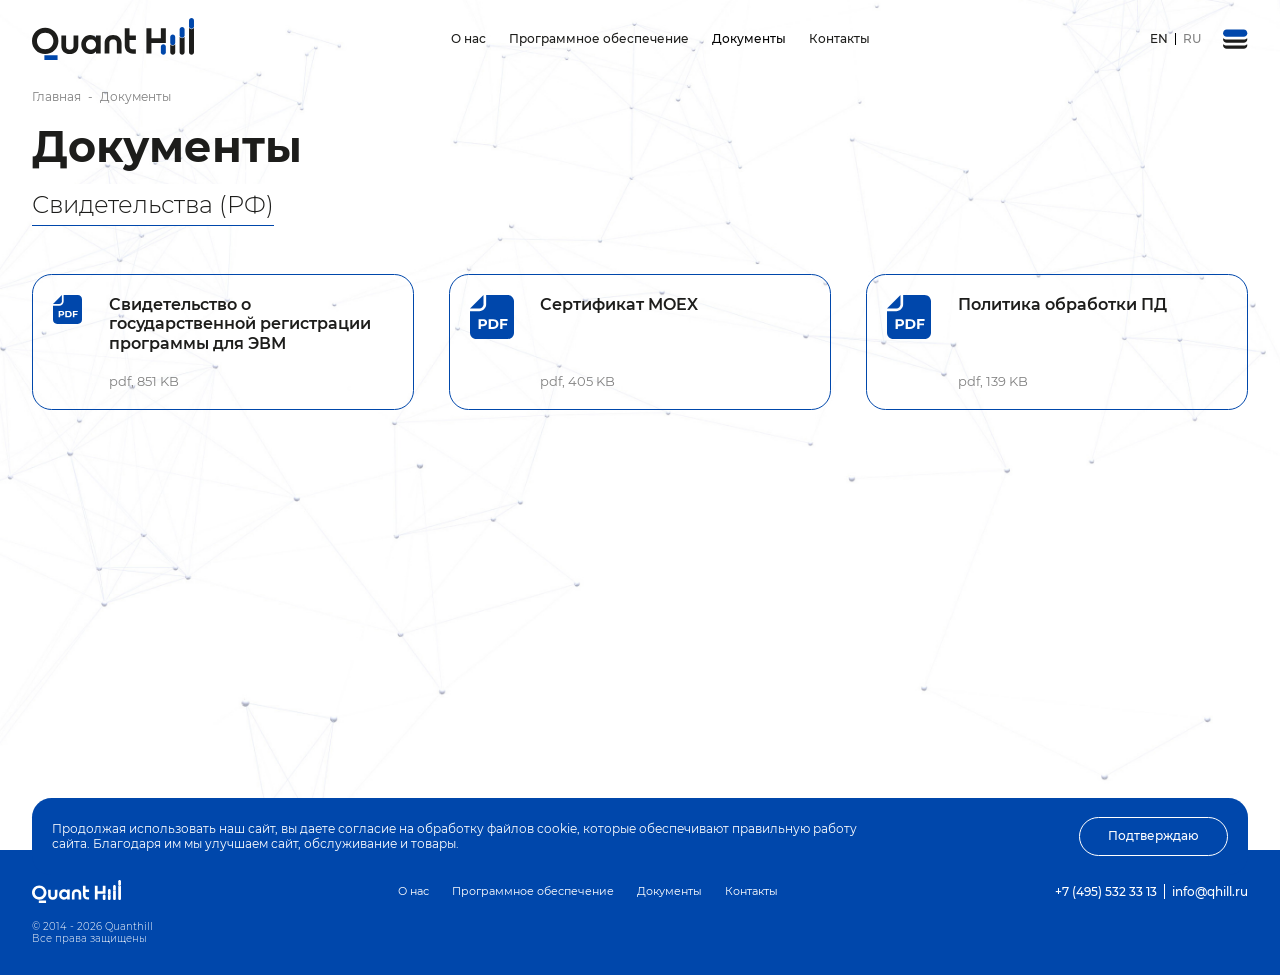
<file: ru/dokumenty/index.html>
<!DOCTYPE html>
<html lang="ru">

<head>
	<meta charset="UTF-8">
	<meta name="viewport" content="width=device-width, initial-scale=1.0">
	<meta name="format-detection" content="telephone=no">

	<link rel="shortcut icon" href="../../wp-content/themes/qh/img/header/faviconQh.svg" type="image/svg+xml">

	<title>Документы - Quant Hill</title>

	<meta name="description" content="">
	<meta name="keywords" content="">

	<link href="https://cdn.jsdelivr.net/npm/bootstrap@5.3.0/dist/css/bootstrap.min.css" rel="stylesheet">
	<link rel="stylesheet" href="https://cdn.jsdelivr.net/npm/@fancyapps/ui/dist/fancybox.css" />
	
	<link rel="preconnect" href="https://fonts.googleapis.com">
<link rel="preconnect" href="https://fonts.gstatic.com">
<link href="https://fonts.googleapis.com/css2?family=Inter:ital,opsz,wght@0,14..32,100..900;1,14..32,100..900&amp;display=swap" rel="stylesheet">
	<link href="https://fonts.googleapis.com/css2?family=Inria+Sans:ital,wght@0,300;0,400;0,700;1,300;1,400;1,700&amp;display=swap" rel="stylesheet">
	
	<link rel="stylesheet" href="../../wp-content/themes/qh/css/style-1%EF%B9%96v=1766147344.css">

	<meta name='robots' content='max-image-preview:large' />
	<style>img:is([sizes="auto" i], [sizes^="auto," i]) { contain-intrinsic-size: 3000px 1500px }</style>
	<link rel="alternate" href="../../en/documents/index.html" hreflang="en" />
<link rel="alternate" href="index.html" hreflang="ru" />
<script type="text/javascript">
/* <![CDATA[ */
window._wpemojiSettings = {"baseUrl":"https:\/\/s.w.org\/images\/core\/emoji\/15.0.3\/72x72\/","ext":".png","svgUrl":"https:\/\/s.w.org\/images\/core\/emoji\/15.0.3\/svg\/","svgExt":".svg","source":{"concatemoji":"https:\/\/qhill.ru\/wp-includes\/js\/wp-emoji-release.min.js?ver=6.7.2"}};
/*! This file is auto-generated */
!function(i,n){var o,s,e;function c(e){try{var t={supportTests:e,timestamp:(new Date).valueOf()};sessionStorage.setItem(o,JSON.stringify(t))}catch(e){}}function p(e,t,n){e.clearRect(0,0,e.canvas.width,e.canvas.height),e.fillText(t,0,0);var t=new Uint32Array(e.getImageData(0,0,e.canvas.width,e.canvas.height).data),r=(e.clearRect(0,0,e.canvas.width,e.canvas.height),e.fillText(n,0,0),new Uint32Array(e.getImageData(0,0,e.canvas.width,e.canvas.height).data));return t.every(function(e,t){return e===r[t]})}function u(e,t,n){switch(t){case"flag":return n(e,"\ud83c\udff3\ufe0f\u200d\u26a7\ufe0f","\ud83c\udff3\ufe0f\u200b\u26a7\ufe0f")?!1:!n(e,"\ud83c\uddfa\ud83c\uddf3","\ud83c\uddfa\u200b\ud83c\uddf3")&&!n(e,"\ud83c\udff4\udb40\udc67\udb40\udc62\udb40\udc65\udb40\udc6e\udb40\udc67\udb40\udc7f","\ud83c\udff4\u200b\udb40\udc67\u200b\udb40\udc62\u200b\udb40\udc65\u200b\udb40\udc6e\u200b\udb40\udc67\u200b\udb40\udc7f");case"emoji":return!n(e,"\ud83d\udc26\u200d\u2b1b","\ud83d\udc26\u200b\u2b1b")}return!1}function f(e,t,n){var r="undefined"!=typeof WorkerGlobalScope&&self instanceof WorkerGlobalScope?new OffscreenCanvas(300,150):i.createElement("canvas"),a=r.getContext("2d",{willReadFrequently:!0}),o=(a.textBaseline="top",a.font="600 32px Arial",{});return e.forEach(function(e){o[e]=t(a,e,n)}),o}function t(e){var t=i.createElement("script");t.src=e,t.defer=!0,i.head.appendChild(t)}"undefined"!=typeof Promise&&(o="wpEmojiSettingsSupports",s=["flag","emoji"],n.supports={everything:!0,everythingExceptFlag:!0},e=new Promise(function(e){i.addEventListener("DOMContentLoaded",e,{once:!0})}),new Promise(function(t){var n=function(){try{var e=JSON.parse(sessionStorage.getItem(o));if("object"==typeof e&&"number"==typeof e.timestamp&&(new Date).valueOf()<e.timestamp+604800&&"object"==typeof e.supportTests)return e.supportTests}catch(e){}return null}();if(!n){if("undefined"!=typeof Worker&&"undefined"!=typeof OffscreenCanvas&&"undefined"!=typeof URL&&URL.createObjectURL&&"undefined"!=typeof Blob)try{var e="postMessage("+f.toString()+"("+[JSON.stringify(s),u.toString(),p.toString()].join(",")+"));",r=new Blob([e],{type:"text/javascript"}),a=new Worker(URL.createObjectURL(r),{name:"wpTestEmojiSupports"});return void(a.onmessage=function(e){c(n=e.data),a.terminate(),t(n)})}catch(e){}c(n=f(s,u,p))}t(n)}).then(function(e){for(var t in e)n.supports[t]=e[t],n.supports.everything=n.supports.everything&&n.supports[t],"flag"!==t&&(n.supports.everythingExceptFlag=n.supports.everythingExceptFlag&&n.supports[t]);n.supports.everythingExceptFlag=n.supports.everythingExceptFlag&&!n.supports.flag,n.DOMReady=!1,n.readyCallback=function(){n.DOMReady=!0}}).then(function(){return e}).then(function(){var e;n.supports.everything||(n.readyCallback(),(e=n.source||{}).concatemoji?t(e.concatemoji):e.wpemoji&&e.twemoji&&(t(e.twemoji),t(e.wpemoji)))}))}((window,document),window._wpemojiSettings);
/* ]]> */
</script>
<style id='wp-emoji-styles-inline-css' type='text/css'>img.wp-smiley, img.emoji {
		display: inline !important;
		border: none !important;
		box-shadow: none !important;
		height: 1em !important;
		width: 1em !important;
		margin: 0 0.07em !important;
		vertical-align: -0.1em !important;
		background: none !important;
		padding: 0 !important;
	}
</style>
<link rel='stylesheet' id='wp-block-library-css' href='../../wp-includes/css/dist/block-library/style.min%EF%B9%96ver=6.7.2.css' type='text/css' media='all' />
<style id='filebird-block-filebird-gallery-style-inline-css' type='text/css'>ul.filebird-block-filebird-gallery{margin:auto!important;padding:0!important;width:100%}ul.filebird-block-filebird-gallery.layout-grid{display:grid;grid-gap:20px;align-items:stretch;grid-template-columns:repeat(var(--columns),1fr);justify-items:stretch}ul.filebird-block-filebird-gallery.layout-grid li img{border:1px solid #ccc;box-shadow:2px 2px 6px 0 rgba(0,0,0,.3);height:100%;max-width:100%;-o-object-fit:cover;object-fit:cover;width:100%}ul.filebird-block-filebird-gallery.layout-masonry{-moz-column-count:var(--columns);-moz-column-gap:var(--space);column-gap:var(--space);-moz-column-width:var(--min-width);columns:var(--min-width) var(--columns);display:block;overflow:auto}ul.filebird-block-filebird-gallery.layout-masonry li{margin-bottom:var(--space)}ul.filebird-block-filebird-gallery li{list-style:none}ul.filebird-block-filebird-gallery li figure{height:100%;margin:0;padding:0;position:relative;width:100%}ul.filebird-block-filebird-gallery li figure figcaption{background:linear-gradient(0deg,rgba(0,0,0,.7),rgba(0,0,0,.3) 70%,transparent);bottom:0;box-sizing:border-box;color:#fff;font-size:.8em;margin:0;max-height:100%;overflow:auto;padding:3em .77em .7em;position:absolute;text-align:center;width:100%;z-index:2}ul.filebird-block-filebird-gallery li figure figcaption a{color:inherit}

</style>
<style id='classic-theme-styles-inline-css' type='text/css'>/*! This file is auto-generated */
.wp-block-button__link{color:#fff;background-color:#32373c;border-radius:9999px;box-shadow:none;text-decoration:none;padding:calc(.667em + 2px) calc(1.333em + 2px);font-size:1.125em}.wp-block-file__button{background:#32373c;color:#fff;text-decoration:none}
</style>
<style id='global-styles-inline-css' type='text/css'>:root{--wp--preset--aspect-ratio--square: 1;--wp--preset--aspect-ratio--4-3: 4/3;--wp--preset--aspect-ratio--3-4: 3/4;--wp--preset--aspect-ratio--3-2: 3/2;--wp--preset--aspect-ratio--2-3: 2/3;--wp--preset--aspect-ratio--16-9: 16/9;--wp--preset--aspect-ratio--9-16: 9/16;--wp--preset--color--black: #000000;--wp--preset--color--cyan-bluish-gray: #abb8c3;--wp--preset--color--white: #ffffff;--wp--preset--color--pale-pink: #f78da7;--wp--preset--color--vivid-red: #cf2e2e;--wp--preset--color--luminous-vivid-orange: #ff6900;--wp--preset--color--luminous-vivid-amber: #fcb900;--wp--preset--color--light-green-cyan: #7bdcb5;--wp--preset--color--vivid-green-cyan: #00d084;--wp--preset--color--pale-cyan-blue: #8ed1fc;--wp--preset--color--vivid-cyan-blue: #0693e3;--wp--preset--color--vivid-purple: #9b51e0;--wp--preset--gradient--vivid-cyan-blue-to-vivid-purple: linear-gradient(135deg,rgba(6,147,227,1) 0%,rgb(155,81,224) 100%);--wp--preset--gradient--light-green-cyan-to-vivid-green-cyan: linear-gradient(135deg,rgb(122,220,180) 0%,rgb(0,208,130) 100%);--wp--preset--gradient--luminous-vivid-amber-to-luminous-vivid-orange: linear-gradient(135deg,rgba(252,185,0,1) 0%,rgba(255,105,0,1) 100%);--wp--preset--gradient--luminous-vivid-orange-to-vivid-red: linear-gradient(135deg,rgba(255,105,0,1) 0%,rgb(207,46,46) 100%);--wp--preset--gradient--very-light-gray-to-cyan-bluish-gray: linear-gradient(135deg,rgb(238,238,238) 0%,rgb(169,184,195) 100%);--wp--preset--gradient--cool-to-warm-spectrum: linear-gradient(135deg,rgb(74,234,220) 0%,rgb(151,120,209) 20%,rgb(207,42,186) 40%,rgb(238,44,130) 60%,rgb(251,105,98) 80%,rgb(254,248,76) 100%);--wp--preset--gradient--blush-light-purple: linear-gradient(135deg,rgb(255,206,236) 0%,rgb(152,150,240) 100%);--wp--preset--gradient--blush-bordeaux: linear-gradient(135deg,rgb(254,205,165) 0%,rgb(254,45,45) 50%,rgb(107,0,62) 100%);--wp--preset--gradient--luminous-dusk: linear-gradient(135deg,rgb(255,203,112) 0%,rgb(199,81,192) 50%,rgb(65,88,208) 100%);--wp--preset--gradient--pale-ocean: linear-gradient(135deg,rgb(255,245,203) 0%,rgb(182,227,212) 50%,rgb(51,167,181) 100%);--wp--preset--gradient--electric-grass: linear-gradient(135deg,rgb(202,248,128) 0%,rgb(113,206,126) 100%);--wp--preset--gradient--midnight: linear-gradient(135deg,rgb(2,3,129) 0%,rgb(40,116,252) 100%);--wp--preset--font-size--small: 13px;--wp--preset--font-size--medium: 20px;--wp--preset--font-size--large: 36px;--wp--preset--font-size--x-large: 42px;--wp--preset--spacing--20: 0.44rem;--wp--preset--spacing--30: 0.67rem;--wp--preset--spacing--40: 1rem;--wp--preset--spacing--50: 1.5rem;--wp--preset--spacing--60: 2.25rem;--wp--preset--spacing--70: 3.38rem;--wp--preset--spacing--80: 5.06rem;--wp--preset--shadow--natural: 6px 6px 9px rgba(0, 0, 0, 0.2);--wp--preset--shadow--deep: 12px 12px 50px rgba(0, 0, 0, 0.4);--wp--preset--shadow--sharp: 6px 6px 0px rgba(0, 0, 0, 0.2);--wp--preset--shadow--outlined: 6px 6px 0px -3px rgba(255, 255, 255, 1), 6px 6px rgba(0, 0, 0, 1);--wp--preset--shadow--crisp: 6px 6px 0px rgba(0, 0, 0, 1);}:where(.is-layout-flex){gap: 0.5em;}:where(.is-layout-grid){gap: 0.5em;}body .is-layout-flex{display: flex;}.is-layout-flex{flex-wrap: wrap;align-items: center;}.is-layout-flex > :is(*, div){margin: 0;}body .is-layout-grid{display: grid;}.is-layout-grid > :is(*, div){margin: 0;}:where(.wp-block-columns.is-layout-flex){gap: 2em;}:where(.wp-block-columns.is-layout-grid){gap: 2em;}:where(.wp-block-post-template.is-layout-flex){gap: 1.25em;}:where(.wp-block-post-template.is-layout-grid){gap: 1.25em;}.has-black-color{color: var(--wp--preset--color--black) !important;}.has-cyan-bluish-gray-color{color: var(--wp--preset--color--cyan-bluish-gray) !important;}.has-white-color{color: var(--wp--preset--color--white) !important;}.has-pale-pink-color{color: var(--wp--preset--color--pale-pink) !important;}.has-vivid-red-color{color: var(--wp--preset--color--vivid-red) !important;}.has-luminous-vivid-orange-color{color: var(--wp--preset--color--luminous-vivid-orange) !important;}.has-luminous-vivid-amber-color{color: var(--wp--preset--color--luminous-vivid-amber) !important;}.has-light-green-cyan-color{color: var(--wp--preset--color--light-green-cyan) !important;}.has-vivid-green-cyan-color{color: var(--wp--preset--color--vivid-green-cyan) !important;}.has-pale-cyan-blue-color{color: var(--wp--preset--color--pale-cyan-blue) !important;}.has-vivid-cyan-blue-color{color: var(--wp--preset--color--vivid-cyan-blue) !important;}.has-vivid-purple-color{color: var(--wp--preset--color--vivid-purple) !important;}.has-black-background-color{background-color: var(--wp--preset--color--black) !important;}.has-cyan-bluish-gray-background-color{background-color: var(--wp--preset--color--cyan-bluish-gray) !important;}.has-white-background-color{background-color: var(--wp--preset--color--white) !important;}.has-pale-pink-background-color{background-color: var(--wp--preset--color--pale-pink) !important;}.has-vivid-red-background-color{background-color: var(--wp--preset--color--vivid-red) !important;}.has-luminous-vivid-orange-background-color{background-color: var(--wp--preset--color--luminous-vivid-orange) !important;}.has-luminous-vivid-amber-background-color{background-color: var(--wp--preset--color--luminous-vivid-amber) !important;}.has-light-green-cyan-background-color{background-color: var(--wp--preset--color--light-green-cyan) !important;}.has-vivid-green-cyan-background-color{background-color: var(--wp--preset--color--vivid-green-cyan) !important;}.has-pale-cyan-blue-background-color{background-color: var(--wp--preset--color--pale-cyan-blue) !important;}.has-vivid-cyan-blue-background-color{background-color: var(--wp--preset--color--vivid-cyan-blue) !important;}.has-vivid-purple-background-color{background-color: var(--wp--preset--color--vivid-purple) !important;}.has-black-border-color{border-color: var(--wp--preset--color--black) !important;}.has-cyan-bluish-gray-border-color{border-color: var(--wp--preset--color--cyan-bluish-gray) !important;}.has-white-border-color{border-color: var(--wp--preset--color--white) !important;}.has-pale-pink-border-color{border-color: var(--wp--preset--color--pale-pink) !important;}.has-vivid-red-border-color{border-color: var(--wp--preset--color--vivid-red) !important;}.has-luminous-vivid-orange-border-color{border-color: var(--wp--preset--color--luminous-vivid-orange) !important;}.has-luminous-vivid-amber-border-color{border-color: var(--wp--preset--color--luminous-vivid-amber) !important;}.has-light-green-cyan-border-color{border-color: var(--wp--preset--color--light-green-cyan) !important;}.has-vivid-green-cyan-border-color{border-color: var(--wp--preset--color--vivid-green-cyan) !important;}.has-pale-cyan-blue-border-color{border-color: var(--wp--preset--color--pale-cyan-blue) !important;}.has-vivid-cyan-blue-border-color{border-color: var(--wp--preset--color--vivid-cyan-blue) !important;}.has-vivid-purple-border-color{border-color: var(--wp--preset--color--vivid-purple) !important;}.has-vivid-cyan-blue-to-vivid-purple-gradient-background{background: var(--wp--preset--gradient--vivid-cyan-blue-to-vivid-purple) !important;}.has-light-green-cyan-to-vivid-green-cyan-gradient-background{background: var(--wp--preset--gradient--light-green-cyan-to-vivid-green-cyan) !important;}.has-luminous-vivid-amber-to-luminous-vivid-orange-gradient-background{background: var(--wp--preset--gradient--luminous-vivid-amber-to-luminous-vivid-orange) !important;}.has-luminous-vivid-orange-to-vivid-red-gradient-background{background: var(--wp--preset--gradient--luminous-vivid-orange-to-vivid-red) !important;}.has-very-light-gray-to-cyan-bluish-gray-gradient-background{background: var(--wp--preset--gradient--very-light-gray-to-cyan-bluish-gray) !important;}.has-cool-to-warm-spectrum-gradient-background{background: var(--wp--preset--gradient--cool-to-warm-spectrum) !important;}.has-blush-light-purple-gradient-background{background: var(--wp--preset--gradient--blush-light-purple) !important;}.has-blush-bordeaux-gradient-background{background: var(--wp--preset--gradient--blush-bordeaux) !important;}.has-luminous-dusk-gradient-background{background: var(--wp--preset--gradient--luminous-dusk) !important;}.has-pale-ocean-gradient-background{background: var(--wp--preset--gradient--pale-ocean) !important;}.has-electric-grass-gradient-background{background: var(--wp--preset--gradient--electric-grass) !important;}.has-midnight-gradient-background{background: var(--wp--preset--gradient--midnight) !important;}.has-small-font-size{font-size: var(--wp--preset--font-size--small) !important;}.has-medium-font-size{font-size: var(--wp--preset--font-size--medium) !important;}.has-large-font-size{font-size: var(--wp--preset--font-size--large) !important;}.has-x-large-font-size{font-size: var(--wp--preset--font-size--x-large) !important;}
:where(.wp-block-post-template.is-layout-flex){gap: 1.25em;}:where(.wp-block-post-template.is-layout-grid){gap: 1.25em;}
:where(.wp-block-columns.is-layout-flex){gap: 2em;}:where(.wp-block-columns.is-layout-grid){gap: 2em;}
:root :where(.wp-block-pullquote){font-size: 1.5em;line-height: 1.6;}
</style>
<link rel="https://api.w.org/" href="../../wp-json/index.json" /><link rel="alternate" title="JSON" type="application/json" href="../../wp-json/wp/v2/pages/345.json" /><link rel="EditURI" type="application/rsd+xml" title="RSD" href="https://qhill.ru/xmlrpc.php?rsd" />
<meta name="generator" content="WordPress 6.7.2" />
<link rel="canonical" href="index.html" />
<link rel='shortlink' href='index.html' />
<link rel="alternate" title="oEmbed (JSON)" type="application/json+oembed" href="../../wp-json/oembed/1.0/embed%EF%B9%96url=https%EF%B9%95%EA%A4%B7%EA%A4%B7qhill.ru%EA%A4%B7ru%EA%A4%B7dokumenty%EA%A4%B7.json" />
<link rel="alternate" title="oEmbed (XML)" type="text/xml+oembed" href="../../wp-json/oembed/1.0/embed%EF%B9%96url=https%EF%B9%95%EA%A4%B7%EA%A4%B7qhill.ru%EA%A4%B7ru%EA%A4%B7dokumenty%EA%A4%B7&amp;format=xml.xml" />

</head>

<body style="background: url('../../wp-content/themes/qh/img/background3.jpg') no-repeat top center !important; background-size: cover !important;">

	<div class="cursor-dot"></div>
	<div class="cursor-dot-outline"></div>

	<nav class="navbar" id="header">
		<div class="container">
			<div class="w-100 d-flex justify-content-between align-items-center">
				<div class="navbar__left">
					<a class="navbar-brand" href="../index.html">
						<img src="../../wp-content/themes/qh/img/header/logo.svg" alt="лого quanthill">
					</a>
				</div>

				<ul class="navbar-nav d-none d-lg-flex"><li class='nav-item'><a class='nav-link ' href='../o-nas/index.html'>О нас</a></li><li class='nav-item'><a class='nav-link ' href='../category/soft/index.html'>Программное обеспечение</a></li><li class='nav-item'><a class='nav-link active' href=''>Документы</a></li><li class='nav-item'><a class='nav-link ' href='../kontakty/index.html'>Контакты</a></li></ul>

				<div class="navbar__right d-flex align-items-center">
					<div class="navbar__links d-flex align-items-center">
						<!-- <a href="#" class="btn-1 navbar__btn" data-bs-toggle="modal" data-bs-target="#modal-book-a-call">Связаться</a> -->
						<!--
						<a href="#" class="navbar__lk d-none d-sm-flex">
							<svg width="23" height="23" viewBox="0 0 23 23" fill="none" xmlns="http://www.w3.org/2000/svg">
								<path
									d="M0 22.5033H22.1244C22.1244 18.852 20.3578 15.6141 17.6267 13.6014C15.988 15.368 13.6506 16.4801 11.0573 16.4801C8.46397 16.4801 6.13146 15.368 4.48787 13.6014C1.76661 15.6141 0 18.852 0 22.5033Z"
									fill="#1D1D1B" />
								<path
									d="M11.062 14.9989C15.2038 14.9989 18.5614 11.6413 18.5614 7.49947C18.5614 3.35763 15.2038 0 11.062 0C6.92013 0 3.5625 3.35763 3.5625 7.49947C3.5625 11.6413 6.92013 14.9989 11.062 14.9989Z"
									fill="#0047AB" />
							</svg>
						</a>
						-->
					</div>
					<div class="navbar__lang d-none d-lg-flex align-items-center justify-content-center">
					    
												<a href="../../en/documents/index.html" >EN</a>
													<a href="index.html" class="active">RU</a>
											</div>
					<button class="navbar-toggler" type="button" data-bs-toggle="offcanvas" data-bs-target="#offcanvasNavbar"
						aria-controls="offcanvasNavbar">
						<span class="navbar-toggler-icon">
							<svg width="38" height="30" viewBox="0 0 38 30" fill="none" xmlns="http://www.w3.org/2000/svg">
								<path
									d="M31.6165 24.8976H5.63251C3.62209 24.8976 1.77691 24.1677 0.344832 22.9698C0.220902 23.4379 0.124512 23.9199 0.124512 24.4156C0.124512 27.4588 2.58934 29.9236 5.63251 29.9236H31.6165C34.6597 29.9236 37.1245 27.4588 37.1245 24.4156C37.1245 23.9061 37.0281 23.4242 36.9042 22.9698C35.4721 24.1677 33.6269 24.8976 31.6165 24.8976Z"
									fill="#1D1D1B" />
								<path
									d="M5.63251 20.7666H31.6165C34.6597 20.7666 37.1245 18.3017 37.1245 15.2586C37.1245 14.7491 37.0281 14.2671 36.9042 13.8127C35.4721 15.0107 33.6269 15.7405 31.6165 15.7405H5.63251C3.62209 15.7405 1.77691 15.0107 0.344832 13.8127C0.220902 14.2809 0.124512 14.7628 0.124512 15.2586C0.124512 18.3017 2.58934 20.7666 5.63251 20.7666Z"
									fill="#1D1D1B" />
								<path
									d="M5.63251 11.5957H31.6165C34.6597 11.5957 37.1245 9.1309 37.1245 6.08773C37.1245 3.04456 34.6597 0.579727 31.6165 0.579727H5.63251C2.58934 0.579727 0.124512 3.04456 0.124512 6.08773C0.124512 9.1309 2.58934 11.5957 5.63251 11.5957Z"
									fill="#0047AB" />
							</svg>
						</span>
					</button>
					<div class="offcanvas offcanvas-end" tabindex="-1" id="offcanvasNavbar"
						aria-labelledby="offcanvasNavbarLabel">
						<div class="offcanvas-header d-flex justify-content-sm-end justify-content-between">
							<a href="#" class="offcanvas__logo d-sm-none">
								<img src="../../wp-content/themes/qh/img/header/logo-light.svg" alt="logo">
							</a>
							<button type="button" class="btn-close" data-bs-dismiss="offcanvas" aria-label="Закрыть">
								<svg width="26" height="26" viewBox="0 0 26 26" fill="none" xmlns="http://www.w3.org/2000/svg">
									<path
										d="M20.08 14.42L14.42 20.08L19.18 24.84C20.74 26.4 23.27 26.4 24.84 24.84C26.4 23.28 26.4 20.75 24.84 19.18L20.08 14.42Z"
										fill="white" />
									<path
										d="M5.93 11.59L11.59 5.93L6.83 1.17C5.27 -0.39 2.73 -0.39 1.17 1.17C-0.39 2.73 -0.39 5.27 1.17 6.83L5.93 11.59Z"
										fill="white" />
									<path
										d="M24.84 1.17C23.28 -0.39 20.75 -0.39 19.18 1.17L1.17 19.18C-0.39 20.74 -0.39 23.27 1.17 24.84C2.73 26.4 5.26 26.4 6.83 24.84L24.84 6.83C26.4 5.27 26.4 2.74 24.84 1.17Z"
										fill="white" />
								</svg>
							</button>
						</div>
						<div class="offcanvas-body d-flex flex-column justify-content-between align-items-start main-navigation">
							<ul class="navbar-nav"><li class='nav-item'><a class='nav-link ' href='../o-nas/index.html'>О нас</a></li><li class='nav-item'><a class='nav-link active' href=''>Документы</a></li><li class='nav-item'><a class='nav-link ' href='../category/soft/index.html'>Программное обеспечение</a></li><li class='nav-item'><a class='nav-link ' href='../kontakty/index.html'>Контакты</a></li></ul>							<div class="offcanvas__group d-flex flex-column align-items-start">
								<!--
								<a href="#" class="btn-1 navbar__btn">
									<span>Личный кабинет</span>
									<svg width="23" height="23" viewBox="0 0 23 23" fill="none" xmlns="http://www.w3.org/2000/svg">
										<path
											d="M0 22.5033H22.1244C22.1244 18.852 20.3578 15.614 17.6267 13.6014C15.988 15.368 13.6506 16.4801 11.0573 16.4801C8.46397 16.4801 6.13146 15.368 4.48787 13.6014C1.76661 15.614 0 18.852 0 22.5033Z"
											fill="white" />
										<path
											d="M11.0622 14.9989C15.2041 14.9989 18.5617 11.6413 18.5617 7.49947C18.5617 3.35763 15.2041 0 11.0622 0C6.92037 0 3.56274 3.35763 3.56274 7.49947C3.56274 11.6413 6.92037 14.9989 11.0622 14.9989Z"
											fill="white" />
									</svg>
								</a>
								-->
								<div class="navbar__lang d-flex align-items-center">
								    
								    <a href="https://quanthill.kg/en/" target="_blank" >EN</a>
									<a href="index.html" class="active">RU</a>
								    <!--
									<a href="../../en/documents/index.html" >EN</a>
									<a href="https://qhill.ru/ru/dokumenty/" class="active">RU</a>
																					-->
								</div>

								<div class="navbar__contacts d-flex align-items-sm-center flex-column flex-sm-row align-items-start">
									<a href="tel:+74955323313" class="navbar__phone">+7 (495) 532 33 13</a>
									<a href="mailto:info@qhill.ru" class="navbar__mail">info@qhill.ru</a>

								</div>

								<div class="navbar__contacts">
									<!--
									<a href="https://t.me/quanthillpublic" target="_blank" rel="nofollow" class="navbar__social">
										<img src="https://qhill.ru/wp-content/themes/qh/img/header/tg.svg" alt="телеграм">
									</a>
									
									<a href="https://vk.com/quanthill" target="_blank" rel="nofollow" class="navbar__social">
										<img src="https://qhill.ru/wp-content/themes/qh/img/header/vk.svg" alt="vk">
									</a>
									<a href="https://x.com/QuantHill_" target="_blank" rel="nofollow" class="navbar__social">
										<img src="https://qhill.ru/wp-content/themes/qh/img/header/x.svg" alt="x">
									</a>
									<a href="https://www.youtube.com/@quanthill" target="_blank" rel="nofollow" class="navbar__social">
										<img src="https://qhill.ru/wp-content/themes/qh/img/header/YouTube.svg" alt="YouTube">
									</a>
									-->
								</div>

							</div>
						</div>
					</div>
				</div>
			</div>
		</div>
	</nav>
<main class="documents-page" style="min-height: 850px;">


	<div class="breadcrumbs"><div class="container"><nav aria-label="breadcrumb" style="--bs-breadcrumb-divider: ' - ';"><ol class="breadcrumb"><li class="breadcrumb-item" itemprop="itemListElement" itemscope="" itemtype="http://schema.org/ListItem">
                    <a itemprop="item" href="../index.html"><span itemprop="name">Главная</span></a>
                    <meta itemprop="position" content="1">
                  </li><li class="breadcrumb-item active">Документы</li></ol></nav></div></div>
	<section class="documents">
		<div class="container">
			<div class="row">
				<div class="col-12">
					<h1 class="title-page documents__title">Документы</h1>
				</div>
			</div>
			<div class="row">
				<div class="col-12">
					<div class="documents__block">
						<ul class="nav nav-tabs" id="myTab" role="tablist">

							<li class="nav-item" role="presentation">
            <button class="nav-link active" id="tab__0" 
                data-bs-toggle="tab" data-bs-target="#tab__0-pane" 
                type="button" role="tab" aria-controls="tab__0-pane" 
                aria-selected="true">Свидетельства (РФ)</button>
        </li>							<!--
														<li class="nav-item" role="presentation">
                                <a class="nav-link" href="https://quanthill.kg/ru/dokumenty/" target="_blank">Лицензии (KG)</a>
                            </li>
														-->
						</ul>
						<div class="tab-content" id="myTabContent">

							<div class="tab-pane fade show active" id="tab__0-pane" 
            role="tabpanel" tabindex="0">
            <div class="documents__items"><div class="documents__item">
                    <a href="../../wp-content/uploads/2025/04/2025615326.pdf" class="link documents__link" target="_blank"></a>
                    <div class="documents__content d-flex">
                        <div class="documents__icon">
                            <img src="../../wp-content/themes/qh/img/documents/pdf.svg" alt="pdf">
                        </div>
                        <div class="documents__info">
                            <p class="documents__name name">Свидетельство о государственной регистрации программы для ЭВМ</p>
                            <p class="documents__data">pdf, 851 KB</p>
                        </div>
                    </div>
                </div><div class="documents__item">
                    <a href="../../wp-content/uploads/2025/11/certmoex.pdf" class="link documents__link" target="_blank"></a>
                    <div class="documents__content d-flex">
                        <div class="documents__icon">
                            <img src="../../wp-content/themes/qh/img/documents/pdf.svg" alt="pdf">
                        </div>
                        <div class="documents__info">
                            <p class="documents__name name">Сертификат MOEX</p>
                            <p class="documents__data">pdf, 405 KB</p>
                        </div>
                    </div>
                </div><div class="documents__item">
                    <a href="../../wp-content/uploads/2026/02/politika-obrabotki-personalnyh-dannyh.pdf" class="link documents__link" target="_blank"></a>
                    <div class="documents__content d-flex">
                        <div class="documents__icon">
                            <img src="../../wp-content/themes/qh/img/documents/pdf.svg" alt="pdf">
                        </div>
                        <div class="documents__info">
                            <p class="documents__name name">Политика обработки ПД</p>
                            <p class="documents__data">pdf, 139 KB</p>
                        </div>
                    </div>
                </div></div></div>
						</div>
					</div>
				</div>
			</div>
		</div>
	</section>

</main>

		<!-- Модальное окно (modal-agreement) -->
		<!--noindex--><div class="modal fade" id="modal-agreement" tabindex="-1" aria-labelledby="exampleModalLabel" aria-hidden="true">
			<button type="button" class="btn-close" data-bs-dismiss="modal" aria-label="Закрыть"></button>
			<div class="modal-dialog modal-dialog-centered">
				<div class="modal-content">
					<div class="modal-body">
						<p class="modal__title mb-lg-4">Правовая информация</p>
						<div class="modal__form text">
							
													<p dir="ltr"><strong>Общие положения</strong></p>

							<p dir="ltr">Размещенная на сайте информация носит исключительно ознакомительный характер и не предназначена, а также не должна рассматриваться в качестве:</p>

							<ul style="list-style: disc; margin-left: 17px;">
								<li aria-level="1" dir="ltr">
								<p dir="ltr" role="presentation">предложением о продаже или приглашением к приобретению ценных бумаг, паев или иных инвестиционных продуктов;</p>
								</li>
								<li aria-level="1" dir="ltr">
								<p dir="ltr" role="presentation">индивидуальной инвестиционной, налоговой, юридической или финансовой консультацией.</p>
								</li>
								<li aria-level="1" dir="ltr">
								<p dir="ltr" role="presentation">офертой на заключение инвестиционного договора.</p>
								</li>
							</ul>

							<p dir="ltr">Получая доступ к информации на данном веб-сайте, вы подтверждаете, что:</p>

							<p dir="ltr">обладаете необходимым правовым статусом и полномочиями для ознакомления с такой информацией;</p>

							<p dir="ltr">соответствуете критериям инвестора в соответствии с применимым законодательством;</p>

							<p dir="ltr">действуете самостоятельно, без прямых или косвенных указаний со стороны ОсОО &ldquo;Квант Хилл&rdquo;</p>

							<p dir="ltr"><strong>Риски инвестирования</strong></p>

							<p dir="ltr">Инвестирование связано с высокими рисками, включая, но не ограничиваясь:</p>

							<ul style="list-style: disc; margin-left: 17px;">
								<li aria-level="1" dir="ltr">
								<p dir="ltr" role="presentation">рыночными, кредитными, валютными и ликвидными рисками;</p>
								</li>
								<li aria-level="1" dir="ltr">
								<p dir="ltr" role="presentation">операционными и правовыми рисками;</p>
								</li>
								<li aria-level="1" dir="ltr">
								<p dir="ltr" role="presentation">риском концентрации и полной потери вложенного капитала.<br />
								&nbsp;</p>
								</li>
							</ul>

							<p dir="ltr">До принятия инвестиционных решений инвестор должен самостоятельно оценить все риски и, при необходимости, обратиться за консультацией к профессионалам. ОсОО Квант Хилл не гарантирует сохранность вложенных средств и получение дохода. Исторические результаты инвестиций не являются показателем будущей доходности.</p>

							<p dir="ltr"><strong>Ограничение ответственности</strong></p>

							<p dir="ltr">Компания Квант Хилл (Quant Hill) не несёт ответственности за:</p>

							<ul style="list-style: disc; margin-left: 17px;">
								<li aria-level="1" dir="ltr">
								<p dir="ltr" role="presentation">актуальность, точность и полноту размещенной информации на сайте, кроме информации об организации;</p>
								</li>
								<li aria-level="1" dir="ltr">
								<p dir="ltr" role="presentation">возможные сбои или ошибки в работе сайта;</p>
								</li>
								<li aria-level="1" dir="ltr">
								<p dir="ltr" role="presentation">убытки или ущерб, возникшие в результате использования сайта или невозможности его использования.</p>
								</li>
							</ul>
												</div>
					</div>
				</div>
			</div>
		</div><!--/noindex--><!-- Модальное окно (Book a call) -->
<div class="modal fade" id="modal-book-a-call" tabindex="-1" aria-labelledby="exampleModalLabel" aria-hidden="true">
	<button type="button" class="btn-close" data-bs-dismiss="modal" aria-label="Закрыть"></button>
	<div class="modal-dialog modal-dialog-centered">
		<div class="modal-content">
			<div class="modal-body">
				<p class="modal__title mb-lg-4">Запланировать звонок</p>
				<form class="modal__form smtp_form">
					<div class="mb-lg-4">
						<input type="text" name="name" required class="form-control modal__input" id="" aria-describedby="" placeholder="Полное имя">
					</div>
					<div class="mb-lg-4">
						<input type="text" class="form-control modal__input" id="" aria-describedby=""
							placeholder="Наименование компании" name="company">
					</div>
					<div class="mb-lg-4">
						<input type="text" class="form-control modal__input" id="" aria-describedby=""
							placeholder="Город / Страна" name="city">
					</div>
					<div class="mb-lg-4">
						<input type="email" class="form-control modal__input" id="" aria-describedby="" placeholder="Email"
							name="email">
					</div>
					<div class="mb-lg-4">
						<input type="text" name="phone" class="form-control modal__input" value="" placeholder="Номер телефона" required>
					</div>
					<input type="hidden" name="action" value="form_callback">
					<input type="hidden" name="form_name" value="Запланировать звонок">
					<button type="submit" class="btn-1 modal__send">Отправить</button>
				</form>
			</div>
		</div>
	</div>
</div>
	<!-- cookie -->
	<div class="cookie">
		<div class="container">
			<div
				class="cookie__wrap d-flex align-items-sm-center justify-content-between flex-column flex-sm-row align-items-start">
				<div class="cookie__text text">
										<p>Продолжая использовать наш сайт, вы даете согласие на обработку файлов cookie, которые обеспечивают правильную работу сайта. Благодаря им мы улучшаем сайт, обслуживание и товары.</p>
									</div>
								<a href="#" class="cookie__btn btn-2">Подтверждаю</a>
							</div>
		</div>
	</div>


<footer class="footer">
	<div class="footer-top">
		<div class="container">
			<div class="row">
				<div class="col-12 d-flex justify-content-between align-items-center flex-column flex-sm-row flex-wrap">
					<div class="footer-top__left">
						<a href="../index.html" class="footer-top__logo">
							<img src="../../wp-content/themes/qh/img/footer/logo.svg" alt="logo quanthill">
						</a>
					</div>
					<ul class="nav"><li class='nav-item'><a class='nav-link ' href='../o-nas/index.html'>О нас</a></li><li class='nav-item'><a class='nav-link ' href='../category/soft/index.html'>Программное обеспечение</a></li><li class='nav-item'><a class='nav-link active' href=''>Документы</a></li><li class='nav-item'><a class='nav-link ' href='../kontakty/index.html'>Контакты</a></li></ul>					<div class="footer-top__right d-flex align-items-center">
						<div class="footer-top__group d-flex align-items-start">
							<a href="tel:+74955323313" class="footer-top__phone">+7 (495) 532 33 13</a>
							<a href="mailto:info@qhill.ru" class="footer-top__mail">info@qhill.ru</a>

						</div>
					</div>
				</div>
			</div>
			<div class="row footer-bottom">
				<div class="col-12 d-flex justify-content-between align-items-center flex-column flex-lg-row">
					<p class="footer-bottom__copyright">© 2014 - 2026 Quanthill <br>Все права защищены</p>
<!--
					<div class="footer-bottom__links d-flex align-items-center flex-column flex-lg-row">
						<a href="#" data-bs-toggle="modal" data-bs-target="#modal-agreement">Правовая информация</a>
					</div>
-->
					<div class="footer-bottom__links d-flex align-items-center flex-column flex-lg-row"></div>					<div class="footer-bottom__right d-flex align-items-center">
<!-- 
                        <p class="footer-bottom__legal d-none">Telegram</p>
                        <a href="https://t.me/quanthillpublic" target="_blank" rel="nofollow" class="footer-bottom__social">
                            <img src="https://qhill.ru/wp-content/themes/qh/img/header/tg.svg" alt="telegram">
                        </a> -->
<!--
						<p class="footer-bottom__legal d-none">VK</p>
						<a href="https://vk.com/quanthill" target="_blank" rel="nofollow" class="footer-bottom__social">
							<img src="https://qhill.ru/wp-content/themes/qh/img/header/vk.svg" alt="vk">
						</a>

						<p class="footer-bottom__legal d-none">X</p>
						<a href="https://x.com/QuantHill_" target="_blank" rel="nofollow" class="footer-bottom__social">
							<img src="https://qhill.ru/wp-content/themes/qh/img/header/x.svg" alt="x">
						</a>

						<p class="footer-bottom__legal d-none">YouTube</p>
						<a href="https://www.youtube.com/@quanthill" target="_blank" rel="nofollow" class="footer-bottom__social">
							<img src="https://qhill.ru/wp-content/themes/qh/img/header/YouTube.svg" alt="YouTube">
						</a>
-->
					</div>
				</div>
			</div>
		</div>
	</div>
</footer>

<div class="modal fade" id="tnxModal" tabindex="-1" aria-labelledby="exampleModalLabel" aria-hidden="true">
	<button type="button" class="btn-close" data-bs-dismiss="modal" aria-label="Закрыть">X</button>
	<div class="modal-dialog modal-dialog-centered">
		<div class="modal-content">
			<div class="modal-body">
				<p class="modal__title mb-lg-4">Спасибо</p>
				
			</div>
		</div>
	</div>
</div>

<script src="https://cdn.jsdelivr.net/npm/bootstrap@5.3.0/dist/js/bootstrap.bundle.min.js"></script>
<script src="../../wp-content/themes/qh/js/jquery-3.7.1.min.js"></script>
<script src="../../wp-content/themes/qh/js/three.min.js"></script>
<script src="../../wp-content/themes/qh/js/vanta.net.min.js"></script>
<script src="../../wp-content/themes/qh/js/slick.min.js"></script>
<script src="https://cdn.jsdelivr.net/npm/@fancyapps/ui/dist/fancybox.umd.js"></script>
<script src="../../wp-content/themes/qh/js/select2.min.js"></script>
<script src="../../wp-content/themes/qh/js/phone-masks.js"></script>
<script src="../../wp-content/themes/qh/js/mask.js"></script>


<script src="../../wp-content/themes/qh/js/script-2%EF%B9%96v=1766147344.js"></script>

<script>
	Fancybox.bind('[data-fancybox="images"]', {

	});
</script>
<script>
	document.addEventListener('DOMContentLoaded', function() {
		const tables = document.querySelectorAll('table');
		tables.forEach(function(table) {
			table.classList.add('table', 'table-bordered', 'table-responsive');
		});
	});
</script>




<!-- липкий сайдбар -->
<script src="../../wp-content/themes/qh/js/theia-sticky-sidebar.min.js"></script>
<script src="../../wp-content/themes/qh/js/ResizeSensor.min.js"></script>
<script type="text/javascript">
	jQuery(document).ready(function () {
		jQuery('.content, .news-sidebar').theiaStickySidebar({
			additionalMarginTop: 100,
		});
	});
</script>
	<!-- end -->
	
	<script>
	document.querySelectorAll('.glossary__letters a[href^="#"]').forEach(anchor => {
  anchor.addEventListener('click', function (e) {
    e.preventDefault();

    const target = document.querySelector(this.getAttribute('href'));
    const headerOffset = 80;
    const elementPosition = target.getBoundingClientRect().top;
    const offsetPosition = elementPosition + window.pageYOffset - headerOffset;

    window.scrollTo({
      top: offsetPosition,
      behavior: "smooth"
    });
  });
});
	</script>

</body>

</html>
</file>
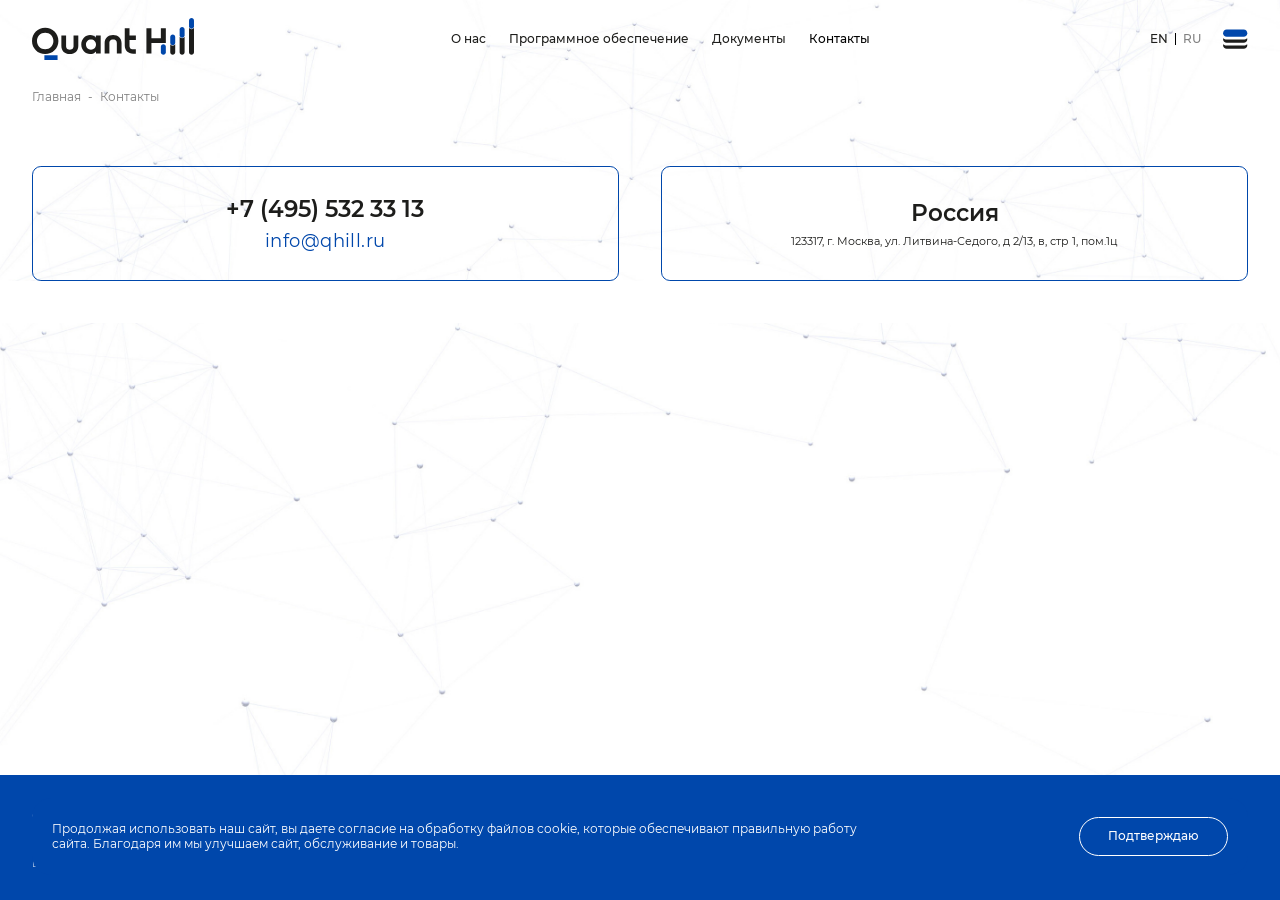
<file: ru/kontakty/index.html>
<style>html, body {
	height: 100% !important;
	}

	.wrapper {
	display: flex !important;
	flex-direction: column !important;
	min-height: 100vh !important;
	}

	main {
	flex: 1 !important;
	}
</style>

<!DOCTYPE html>
<html lang="ru">

<head>
	<meta charset="UTF-8">
	<meta name="viewport" content="width=device-width, initial-scale=1.0">
	<meta name="format-detection" content="telephone=no">

	<link rel="shortcut icon" href="../../wp-content/themes/qh/img/header/faviconQh.svg" type="image/svg+xml">

	<title>Контакты - Quant Hill</title>

	<meta name="description" content="">
	<meta name="keywords" content="">

	<link href="https://cdn.jsdelivr.net/npm/bootstrap@5.3.0/dist/css/bootstrap.min.css" rel="stylesheet">
	<link rel="stylesheet" href="https://cdn.jsdelivr.net/npm/@fancyapps/ui/dist/fancybox.css" />
	
	<link rel="preconnect" href="https://fonts.googleapis.com">
<link rel="preconnect" href="https://fonts.gstatic.com">
<link href="https://fonts.googleapis.com/css2?family=Inter:ital,opsz,wght@0,14..32,100..900;1,14..32,100..900&amp;display=swap" rel="stylesheet">
	<link href="https://fonts.googleapis.com/css2?family=Inria+Sans:ital,wght@0,300;0,400;0,700;1,300;1,400;1,700&amp;display=swap" rel="stylesheet">
	
	<link rel="stylesheet" href="../../wp-content/themes/qh/css/style-1%EF%B9%96v=1766147344.css">

	<meta name='robots' content='max-image-preview:large' />
	<style>img:is([sizes="auto" i], [sizes^="auto," i]) { contain-intrinsic-size: 3000px 1500px }</style>
	<link rel="alternate" href="../../en/get/index.html" hreflang="en" />
<link rel="alternate" href="index.html" hreflang="ru" />
<script type="text/javascript">
/* <![CDATA[ */
window._wpemojiSettings = {"baseUrl":"https:\/\/s.w.org\/images\/core\/emoji\/15.0.3\/72x72\/","ext":".png","svgUrl":"https:\/\/s.w.org\/images\/core\/emoji\/15.0.3\/svg\/","svgExt":".svg","source":{"concatemoji":"https:\/\/qhill.ru\/wp-includes\/js\/wp-emoji-release.min.js?ver=6.7.2"}};
/*! This file is auto-generated */
!function(i,n){var o,s,e;function c(e){try{var t={supportTests:e,timestamp:(new Date).valueOf()};sessionStorage.setItem(o,JSON.stringify(t))}catch(e){}}function p(e,t,n){e.clearRect(0,0,e.canvas.width,e.canvas.height),e.fillText(t,0,0);var t=new Uint32Array(e.getImageData(0,0,e.canvas.width,e.canvas.height).data),r=(e.clearRect(0,0,e.canvas.width,e.canvas.height),e.fillText(n,0,0),new Uint32Array(e.getImageData(0,0,e.canvas.width,e.canvas.height).data));return t.every(function(e,t){return e===r[t]})}function u(e,t,n){switch(t){case"flag":return n(e,"\ud83c\udff3\ufe0f\u200d\u26a7\ufe0f","\ud83c\udff3\ufe0f\u200b\u26a7\ufe0f")?!1:!n(e,"\ud83c\uddfa\ud83c\uddf3","\ud83c\uddfa\u200b\ud83c\uddf3")&&!n(e,"\ud83c\udff4\udb40\udc67\udb40\udc62\udb40\udc65\udb40\udc6e\udb40\udc67\udb40\udc7f","\ud83c\udff4\u200b\udb40\udc67\u200b\udb40\udc62\u200b\udb40\udc65\u200b\udb40\udc6e\u200b\udb40\udc67\u200b\udb40\udc7f");case"emoji":return!n(e,"\ud83d\udc26\u200d\u2b1b","\ud83d\udc26\u200b\u2b1b")}return!1}function f(e,t,n){var r="undefined"!=typeof WorkerGlobalScope&&self instanceof WorkerGlobalScope?new OffscreenCanvas(300,150):i.createElement("canvas"),a=r.getContext("2d",{willReadFrequently:!0}),o=(a.textBaseline="top",a.font="600 32px Arial",{});return e.forEach(function(e){o[e]=t(a,e,n)}),o}function t(e){var t=i.createElement("script");t.src=e,t.defer=!0,i.head.appendChild(t)}"undefined"!=typeof Promise&&(o="wpEmojiSettingsSupports",s=["flag","emoji"],n.supports={everything:!0,everythingExceptFlag:!0},e=new Promise(function(e){i.addEventListener("DOMContentLoaded",e,{once:!0})}),new Promise(function(t){var n=function(){try{var e=JSON.parse(sessionStorage.getItem(o));if("object"==typeof e&&"number"==typeof e.timestamp&&(new Date).valueOf()<e.timestamp+604800&&"object"==typeof e.supportTests)return e.supportTests}catch(e){}return null}();if(!n){if("undefined"!=typeof Worker&&"undefined"!=typeof OffscreenCanvas&&"undefined"!=typeof URL&&URL.createObjectURL&&"undefined"!=typeof Blob)try{var e="postMessage("+f.toString()+"("+[JSON.stringify(s),u.toString(),p.toString()].join(",")+"));",r=new Blob([e],{type:"text/javascript"}),a=new Worker(URL.createObjectURL(r),{name:"wpTestEmojiSupports"});return void(a.onmessage=function(e){c(n=e.data),a.terminate(),t(n)})}catch(e){}c(n=f(s,u,p))}t(n)}).then(function(e){for(var t in e)n.supports[t]=e[t],n.supports.everything=n.supports.everything&&n.supports[t],"flag"!==t&&(n.supports.everythingExceptFlag=n.supports.everythingExceptFlag&&n.supports[t]);n.supports.everythingExceptFlag=n.supports.everythingExceptFlag&&!n.supports.flag,n.DOMReady=!1,n.readyCallback=function(){n.DOMReady=!0}}).then(function(){return e}).then(function(){var e;n.supports.everything||(n.readyCallback(),(e=n.source||{}).concatemoji?t(e.concatemoji):e.wpemoji&&e.twemoji&&(t(e.twemoji),t(e.wpemoji)))}))}((window,document),window._wpemojiSettings);
/* ]]> */
</script>
<style id='wp-emoji-styles-inline-css' type='text/css'>img.wp-smiley, img.emoji {
		display: inline !important;
		border: none !important;
		box-shadow: none !important;
		height: 1em !important;
		width: 1em !important;
		margin: 0 0.07em !important;
		vertical-align: -0.1em !important;
		background: none !important;
		padding: 0 !important;
	}
</style>
<link rel='stylesheet' id='wp-block-library-css' href='../../wp-includes/css/dist/block-library/style.min%EF%B9%96ver=6.7.2.css' type='text/css' media='all' />
<style id='filebird-block-filebird-gallery-style-inline-css' type='text/css'>ul.filebird-block-filebird-gallery{margin:auto!important;padding:0!important;width:100%}ul.filebird-block-filebird-gallery.layout-grid{display:grid;grid-gap:20px;align-items:stretch;grid-template-columns:repeat(var(--columns),1fr);justify-items:stretch}ul.filebird-block-filebird-gallery.layout-grid li img{border:1px solid #ccc;box-shadow:2px 2px 6px 0 rgba(0,0,0,.3);height:100%;max-width:100%;-o-object-fit:cover;object-fit:cover;width:100%}ul.filebird-block-filebird-gallery.layout-masonry{-moz-column-count:var(--columns);-moz-column-gap:var(--space);column-gap:var(--space);-moz-column-width:var(--min-width);columns:var(--min-width) var(--columns);display:block;overflow:auto}ul.filebird-block-filebird-gallery.layout-masonry li{margin-bottom:var(--space)}ul.filebird-block-filebird-gallery li{list-style:none}ul.filebird-block-filebird-gallery li figure{height:100%;margin:0;padding:0;position:relative;width:100%}ul.filebird-block-filebird-gallery li figure figcaption{background:linear-gradient(0deg,rgba(0,0,0,.7),rgba(0,0,0,.3) 70%,transparent);bottom:0;box-sizing:border-box;color:#fff;font-size:.8em;margin:0;max-height:100%;overflow:auto;padding:3em .77em .7em;position:absolute;text-align:center;width:100%;z-index:2}ul.filebird-block-filebird-gallery li figure figcaption a{color:inherit}

</style>
<style id='classic-theme-styles-inline-css' type='text/css'>/*! This file is auto-generated */
.wp-block-button__link{color:#fff;background-color:#32373c;border-radius:9999px;box-shadow:none;text-decoration:none;padding:calc(.667em + 2px) calc(1.333em + 2px);font-size:1.125em}.wp-block-file__button{background:#32373c;color:#fff;text-decoration:none}
</style>
<style id='global-styles-inline-css' type='text/css'>:root{--wp--preset--aspect-ratio--square: 1;--wp--preset--aspect-ratio--4-3: 4/3;--wp--preset--aspect-ratio--3-4: 3/4;--wp--preset--aspect-ratio--3-2: 3/2;--wp--preset--aspect-ratio--2-3: 2/3;--wp--preset--aspect-ratio--16-9: 16/9;--wp--preset--aspect-ratio--9-16: 9/16;--wp--preset--color--black: #000000;--wp--preset--color--cyan-bluish-gray: #abb8c3;--wp--preset--color--white: #ffffff;--wp--preset--color--pale-pink: #f78da7;--wp--preset--color--vivid-red: #cf2e2e;--wp--preset--color--luminous-vivid-orange: #ff6900;--wp--preset--color--luminous-vivid-amber: #fcb900;--wp--preset--color--light-green-cyan: #7bdcb5;--wp--preset--color--vivid-green-cyan: #00d084;--wp--preset--color--pale-cyan-blue: #8ed1fc;--wp--preset--color--vivid-cyan-blue: #0693e3;--wp--preset--color--vivid-purple: #9b51e0;--wp--preset--gradient--vivid-cyan-blue-to-vivid-purple: linear-gradient(135deg,rgba(6,147,227,1) 0%,rgb(155,81,224) 100%);--wp--preset--gradient--light-green-cyan-to-vivid-green-cyan: linear-gradient(135deg,rgb(122,220,180) 0%,rgb(0,208,130) 100%);--wp--preset--gradient--luminous-vivid-amber-to-luminous-vivid-orange: linear-gradient(135deg,rgba(252,185,0,1) 0%,rgba(255,105,0,1) 100%);--wp--preset--gradient--luminous-vivid-orange-to-vivid-red: linear-gradient(135deg,rgba(255,105,0,1) 0%,rgb(207,46,46) 100%);--wp--preset--gradient--very-light-gray-to-cyan-bluish-gray: linear-gradient(135deg,rgb(238,238,238) 0%,rgb(169,184,195) 100%);--wp--preset--gradient--cool-to-warm-spectrum: linear-gradient(135deg,rgb(74,234,220) 0%,rgb(151,120,209) 20%,rgb(207,42,186) 40%,rgb(238,44,130) 60%,rgb(251,105,98) 80%,rgb(254,248,76) 100%);--wp--preset--gradient--blush-light-purple: linear-gradient(135deg,rgb(255,206,236) 0%,rgb(152,150,240) 100%);--wp--preset--gradient--blush-bordeaux: linear-gradient(135deg,rgb(254,205,165) 0%,rgb(254,45,45) 50%,rgb(107,0,62) 100%);--wp--preset--gradient--luminous-dusk: linear-gradient(135deg,rgb(255,203,112) 0%,rgb(199,81,192) 50%,rgb(65,88,208) 100%);--wp--preset--gradient--pale-ocean: linear-gradient(135deg,rgb(255,245,203) 0%,rgb(182,227,212) 50%,rgb(51,167,181) 100%);--wp--preset--gradient--electric-grass: linear-gradient(135deg,rgb(202,248,128) 0%,rgb(113,206,126) 100%);--wp--preset--gradient--midnight: linear-gradient(135deg,rgb(2,3,129) 0%,rgb(40,116,252) 100%);--wp--preset--font-size--small: 13px;--wp--preset--font-size--medium: 20px;--wp--preset--font-size--large: 36px;--wp--preset--font-size--x-large: 42px;--wp--preset--spacing--20: 0.44rem;--wp--preset--spacing--30: 0.67rem;--wp--preset--spacing--40: 1rem;--wp--preset--spacing--50: 1.5rem;--wp--preset--spacing--60: 2.25rem;--wp--preset--spacing--70: 3.38rem;--wp--preset--spacing--80: 5.06rem;--wp--preset--shadow--natural: 6px 6px 9px rgba(0, 0, 0, 0.2);--wp--preset--shadow--deep: 12px 12px 50px rgba(0, 0, 0, 0.4);--wp--preset--shadow--sharp: 6px 6px 0px rgba(0, 0, 0, 0.2);--wp--preset--shadow--outlined: 6px 6px 0px -3px rgba(255, 255, 255, 1), 6px 6px rgba(0, 0, 0, 1);--wp--preset--shadow--crisp: 6px 6px 0px rgba(0, 0, 0, 1);}:where(.is-layout-flex){gap: 0.5em;}:where(.is-layout-grid){gap: 0.5em;}body .is-layout-flex{display: flex;}.is-layout-flex{flex-wrap: wrap;align-items: center;}.is-layout-flex > :is(*, div){margin: 0;}body .is-layout-grid{display: grid;}.is-layout-grid > :is(*, div){margin: 0;}:where(.wp-block-columns.is-layout-flex){gap: 2em;}:where(.wp-block-columns.is-layout-grid){gap: 2em;}:where(.wp-block-post-template.is-layout-flex){gap: 1.25em;}:where(.wp-block-post-template.is-layout-grid){gap: 1.25em;}.has-black-color{color: var(--wp--preset--color--black) !important;}.has-cyan-bluish-gray-color{color: var(--wp--preset--color--cyan-bluish-gray) !important;}.has-white-color{color: var(--wp--preset--color--white) !important;}.has-pale-pink-color{color: var(--wp--preset--color--pale-pink) !important;}.has-vivid-red-color{color: var(--wp--preset--color--vivid-red) !important;}.has-luminous-vivid-orange-color{color: var(--wp--preset--color--luminous-vivid-orange) !important;}.has-luminous-vivid-amber-color{color: var(--wp--preset--color--luminous-vivid-amber) !important;}.has-light-green-cyan-color{color: var(--wp--preset--color--light-green-cyan) !important;}.has-vivid-green-cyan-color{color: var(--wp--preset--color--vivid-green-cyan) !important;}.has-pale-cyan-blue-color{color: var(--wp--preset--color--pale-cyan-blue) !important;}.has-vivid-cyan-blue-color{color: var(--wp--preset--color--vivid-cyan-blue) !important;}.has-vivid-purple-color{color: var(--wp--preset--color--vivid-purple) !important;}.has-black-background-color{background-color: var(--wp--preset--color--black) !important;}.has-cyan-bluish-gray-background-color{background-color: var(--wp--preset--color--cyan-bluish-gray) !important;}.has-white-background-color{background-color: var(--wp--preset--color--white) !important;}.has-pale-pink-background-color{background-color: var(--wp--preset--color--pale-pink) !important;}.has-vivid-red-background-color{background-color: var(--wp--preset--color--vivid-red) !important;}.has-luminous-vivid-orange-background-color{background-color: var(--wp--preset--color--luminous-vivid-orange) !important;}.has-luminous-vivid-amber-background-color{background-color: var(--wp--preset--color--luminous-vivid-amber) !important;}.has-light-green-cyan-background-color{background-color: var(--wp--preset--color--light-green-cyan) !important;}.has-vivid-green-cyan-background-color{background-color: var(--wp--preset--color--vivid-green-cyan) !important;}.has-pale-cyan-blue-background-color{background-color: var(--wp--preset--color--pale-cyan-blue) !important;}.has-vivid-cyan-blue-background-color{background-color: var(--wp--preset--color--vivid-cyan-blue) !important;}.has-vivid-purple-background-color{background-color: var(--wp--preset--color--vivid-purple) !important;}.has-black-border-color{border-color: var(--wp--preset--color--black) !important;}.has-cyan-bluish-gray-border-color{border-color: var(--wp--preset--color--cyan-bluish-gray) !important;}.has-white-border-color{border-color: var(--wp--preset--color--white) !important;}.has-pale-pink-border-color{border-color: var(--wp--preset--color--pale-pink) !important;}.has-vivid-red-border-color{border-color: var(--wp--preset--color--vivid-red) !important;}.has-luminous-vivid-orange-border-color{border-color: var(--wp--preset--color--luminous-vivid-orange) !important;}.has-luminous-vivid-amber-border-color{border-color: var(--wp--preset--color--luminous-vivid-amber) !important;}.has-light-green-cyan-border-color{border-color: var(--wp--preset--color--light-green-cyan) !important;}.has-vivid-green-cyan-border-color{border-color: var(--wp--preset--color--vivid-green-cyan) !important;}.has-pale-cyan-blue-border-color{border-color: var(--wp--preset--color--pale-cyan-blue) !important;}.has-vivid-cyan-blue-border-color{border-color: var(--wp--preset--color--vivid-cyan-blue) !important;}.has-vivid-purple-border-color{border-color: var(--wp--preset--color--vivid-purple) !important;}.has-vivid-cyan-blue-to-vivid-purple-gradient-background{background: var(--wp--preset--gradient--vivid-cyan-blue-to-vivid-purple) !important;}.has-light-green-cyan-to-vivid-green-cyan-gradient-background{background: var(--wp--preset--gradient--light-green-cyan-to-vivid-green-cyan) !important;}.has-luminous-vivid-amber-to-luminous-vivid-orange-gradient-background{background: var(--wp--preset--gradient--luminous-vivid-amber-to-luminous-vivid-orange) !important;}.has-luminous-vivid-orange-to-vivid-red-gradient-background{background: var(--wp--preset--gradient--luminous-vivid-orange-to-vivid-red) !important;}.has-very-light-gray-to-cyan-bluish-gray-gradient-background{background: var(--wp--preset--gradient--very-light-gray-to-cyan-bluish-gray) !important;}.has-cool-to-warm-spectrum-gradient-background{background: var(--wp--preset--gradient--cool-to-warm-spectrum) !important;}.has-blush-light-purple-gradient-background{background: var(--wp--preset--gradient--blush-light-purple) !important;}.has-blush-bordeaux-gradient-background{background: var(--wp--preset--gradient--blush-bordeaux) !important;}.has-luminous-dusk-gradient-background{background: var(--wp--preset--gradient--luminous-dusk) !important;}.has-pale-ocean-gradient-background{background: var(--wp--preset--gradient--pale-ocean) !important;}.has-electric-grass-gradient-background{background: var(--wp--preset--gradient--electric-grass) !important;}.has-midnight-gradient-background{background: var(--wp--preset--gradient--midnight) !important;}.has-small-font-size{font-size: var(--wp--preset--font-size--small) !important;}.has-medium-font-size{font-size: var(--wp--preset--font-size--medium) !important;}.has-large-font-size{font-size: var(--wp--preset--font-size--large) !important;}.has-x-large-font-size{font-size: var(--wp--preset--font-size--x-large) !important;}
:where(.wp-block-post-template.is-layout-flex){gap: 1.25em;}:where(.wp-block-post-template.is-layout-grid){gap: 1.25em;}
:where(.wp-block-columns.is-layout-flex){gap: 2em;}:where(.wp-block-columns.is-layout-grid){gap: 2em;}
:root :where(.wp-block-pullquote){font-size: 1.5em;line-height: 1.6;}
</style>
<link rel="https://api.w.org/" href="../../wp-json/index.json" /><link rel="alternate" title="JSON" type="application/json" href="../../wp-json/wp/v2/pages/156.json" /><link rel="EditURI" type="application/rsd+xml" title="RSD" href="https://qhill.ru/xmlrpc.php?rsd" />
<meta name="generator" content="WordPress 6.7.2" />
<link rel="canonical" href="index.html" />
<link rel='shortlink' href='index.html' />
<link rel="alternate" title="oEmbed (JSON)" type="application/json+oembed" href="../../wp-json/oembed/1.0/embed%EF%B9%96url=https%EF%B9%95%EA%A4%B7%EA%A4%B7qhill.ru%EA%A4%B7ru%EA%A4%B7kontakty%EA%A4%B7.json" />
<link rel="alternate" title="oEmbed (XML)" type="text/xml+oembed" href="../../wp-json/oembed/1.0/embed%EF%B9%96url=https%EF%B9%95%EA%A4%B7%EA%A4%B7qhill.ru%EA%A4%B7ru%EA%A4%B7kontakty%EA%A4%B7&amp;format=xml.xml" />

</head>

<body style="background: url('../../wp-content/themes/qh/img/background3.jpg') no-repeat top center !important; background-size: cover !important;">

	<div class="cursor-dot"></div>
	<div class="cursor-dot-outline"></div>

	<nav class="navbar" id="header">
		<div class="container">
			<div class="w-100 d-flex justify-content-between align-items-center">
				<div class="navbar__left">
					<a class="navbar-brand" href="../index.html">
						<img src="../../wp-content/themes/qh/img/header/logo.svg" alt="лого quanthill">
					</a>
				</div>

				<ul class="navbar-nav d-none d-lg-flex"><li class='nav-item'><a class='nav-link ' href='../o-nas/index.html'>О нас</a></li><li class='nav-item'><a class='nav-link ' href='../category/soft/index.html'>Программное обеспечение</a></li><li class='nav-item'><a class='nav-link ' href='../dokumenty/index.html'>Документы</a></li><li class='nav-item'><a class='nav-link active' href=''>Контакты</a></li></ul>

				<div class="navbar__right d-flex align-items-center">
					<div class="navbar__links d-flex align-items-center">
						<!-- <a href="#" class="btn-1 navbar__btn" data-bs-toggle="modal" data-bs-target="#modal-book-a-call">Связаться</a> -->
						<!--
						<a href="#" class="navbar__lk d-none d-sm-flex">
							<svg width="23" height="23" viewBox="0 0 23 23" fill="none" xmlns="http://www.w3.org/2000/svg">
								<path
									d="M0 22.5033H22.1244C22.1244 18.852 20.3578 15.6141 17.6267 13.6014C15.988 15.368 13.6506 16.4801 11.0573 16.4801C8.46397 16.4801 6.13146 15.368 4.48787 13.6014C1.76661 15.6141 0 18.852 0 22.5033Z"
									fill="#1D1D1B" />
								<path
									d="M11.062 14.9989C15.2038 14.9989 18.5614 11.6413 18.5614 7.49947C18.5614 3.35763 15.2038 0 11.062 0C6.92013 0 3.5625 3.35763 3.5625 7.49947C3.5625 11.6413 6.92013 14.9989 11.062 14.9989Z"
									fill="#0047AB" />
							</svg>
						</a>
						-->
					</div>
					<div class="navbar__lang d-none d-lg-flex align-items-center justify-content-center">
					    
												<a href="../../en/get/index.html" >EN</a>
													<a href="index.html" class="active">RU</a>
											</div>
					<button class="navbar-toggler" type="button" data-bs-toggle="offcanvas" data-bs-target="#offcanvasNavbar"
						aria-controls="offcanvasNavbar">
						<span class="navbar-toggler-icon">
							<svg width="38" height="30" viewBox="0 0 38 30" fill="none" xmlns="http://www.w3.org/2000/svg">
								<path
									d="M31.6165 24.8976H5.63251C3.62209 24.8976 1.77691 24.1677 0.344832 22.9698C0.220902 23.4379 0.124512 23.9199 0.124512 24.4156C0.124512 27.4588 2.58934 29.9236 5.63251 29.9236H31.6165C34.6597 29.9236 37.1245 27.4588 37.1245 24.4156C37.1245 23.9061 37.0281 23.4242 36.9042 22.9698C35.4721 24.1677 33.6269 24.8976 31.6165 24.8976Z"
									fill="#1D1D1B" />
								<path
									d="M5.63251 20.7666H31.6165C34.6597 20.7666 37.1245 18.3017 37.1245 15.2586C37.1245 14.7491 37.0281 14.2671 36.9042 13.8127C35.4721 15.0107 33.6269 15.7405 31.6165 15.7405H5.63251C3.62209 15.7405 1.77691 15.0107 0.344832 13.8127C0.220902 14.2809 0.124512 14.7628 0.124512 15.2586C0.124512 18.3017 2.58934 20.7666 5.63251 20.7666Z"
									fill="#1D1D1B" />
								<path
									d="M5.63251 11.5957H31.6165C34.6597 11.5957 37.1245 9.1309 37.1245 6.08773C37.1245 3.04456 34.6597 0.579727 31.6165 0.579727H5.63251C2.58934 0.579727 0.124512 3.04456 0.124512 6.08773C0.124512 9.1309 2.58934 11.5957 5.63251 11.5957Z"
									fill="#0047AB" />
							</svg>
						</span>
					</button>
					<div class="offcanvas offcanvas-end" tabindex="-1" id="offcanvasNavbar"
						aria-labelledby="offcanvasNavbarLabel">
						<div class="offcanvas-header d-flex justify-content-sm-end justify-content-between">
							<a href="#" class="offcanvas__logo d-sm-none">
								<img src="../../wp-content/themes/qh/img/header/logo-light.svg" alt="logo">
							</a>
							<button type="button" class="btn-close" data-bs-dismiss="offcanvas" aria-label="Закрыть">
								<svg width="26" height="26" viewBox="0 0 26 26" fill="none" xmlns="http://www.w3.org/2000/svg">
									<path
										d="M20.08 14.42L14.42 20.08L19.18 24.84C20.74 26.4 23.27 26.4 24.84 24.84C26.4 23.28 26.4 20.75 24.84 19.18L20.08 14.42Z"
										fill="white" />
									<path
										d="M5.93 11.59L11.59 5.93L6.83 1.17C5.27 -0.39 2.73 -0.39 1.17 1.17C-0.39 2.73 -0.39 5.27 1.17 6.83L5.93 11.59Z"
										fill="white" />
									<path
										d="M24.84 1.17C23.28 -0.39 20.75 -0.39 19.18 1.17L1.17 19.18C-0.39 20.74 -0.39 23.27 1.17 24.84C2.73 26.4 5.26 26.4 6.83 24.84L24.84 6.83C26.4 5.27 26.4 2.74 24.84 1.17Z"
										fill="white" />
								</svg>
							</button>
						</div>
						<div class="offcanvas-body d-flex flex-column justify-content-between align-items-start main-navigation">
							<ul class="navbar-nav"><li class='nav-item'><a class='nav-link ' href='../o-nas/index.html'>О нас</a></li><li class='nav-item'><a class='nav-link ' href='../dokumenty/index.html'>Документы</a></li><li class='nav-item'><a class='nav-link ' href='../category/soft/index.html'>Программное обеспечение</a></li><li class='nav-item'><a class='nav-link active' href=''>Контакты</a></li></ul>							<div class="offcanvas__group d-flex flex-column align-items-start">
								<!--
								<a href="#" class="btn-1 navbar__btn">
									<span>Личный кабинет</span>
									<svg width="23" height="23" viewBox="0 0 23 23" fill="none" xmlns="http://www.w3.org/2000/svg">
										<path
											d="M0 22.5033H22.1244C22.1244 18.852 20.3578 15.614 17.6267 13.6014C15.988 15.368 13.6506 16.4801 11.0573 16.4801C8.46397 16.4801 6.13146 15.368 4.48787 13.6014C1.76661 15.614 0 18.852 0 22.5033Z"
											fill="white" />
										<path
											d="M11.0622 14.9989C15.2041 14.9989 18.5617 11.6413 18.5617 7.49947C18.5617 3.35763 15.2041 0 11.0622 0C6.92037 0 3.56274 3.35763 3.56274 7.49947C3.56274 11.6413 6.92037 14.9989 11.0622 14.9989Z"
											fill="white" />
									</svg>
								</a>
								-->
								<div class="navbar__lang d-flex align-items-center">
								    
								    <a href="https://quanthill.kg/en/" target="_blank" >EN</a>
									<a href="index.html" class="active">RU</a>
								    <!--
									<a href="../../en/get/index.html" >EN</a>
									<a href="https://qhill.ru/ru/kontakty/" class="active">RU</a>
																					-->
								</div>

								<div class="navbar__contacts d-flex align-items-sm-center flex-column flex-sm-row align-items-start">
									<a href="tel:+74955323313" class="navbar__phone">+7 (495) 532 33 13</a>
									<a href="mailto:info@qhill.ru" class="navbar__mail">info@qhill.ru</a>

								</div>

								<div class="navbar__contacts">
									<!--
									<a href="https://t.me/quanthillpublic" target="_blank" rel="nofollow" class="navbar__social">
										<img src="https://qhill.ru/wp-content/themes/qh/img/header/tg.svg" alt="телеграм">
									</a>
									
									<a href="https://vk.com/quanthill" target="_blank" rel="nofollow" class="navbar__social">
										<img src="https://qhill.ru/wp-content/themes/qh/img/header/vk.svg" alt="vk">
									</a>
									<a href="https://x.com/QuantHill_" target="_blank" rel="nofollow" class="navbar__social">
										<img src="https://qhill.ru/wp-content/themes/qh/img/header/x.svg" alt="x">
									</a>
									<a href="https://www.youtube.com/@quanthill" target="_blank" rel="nofollow" class="navbar__social">
										<img src="https://qhill.ru/wp-content/themes/qh/img/header/YouTube.svg" alt="YouTube">
									</a>
									-->
								</div>

							</div>
						</div>
					</div>
				</div>
			</div>
		</div>
	</nav><div class="wrapper">
<main class="get-page">

<div class="breadcrumbs"><div class="container"><nav aria-label="breadcrumb" style="--bs-breadcrumb-divider: ' - ';"><ol class="breadcrumb"><li class="breadcrumb-item" itemprop="itemListElement" itemscope="" itemtype="http://schema.org/ListItem">
                    <a itemprop="item" href="../index.html"><span itemprop="name">Главная</span></a>
                    <meta itemprop="position" content="1">
                  </li><li class="breadcrumb-item active">Контакты</li></ol></nav></div></div>
	<section class="get section-first">
		<div class="container">
			<div class="row g-lg-5 g-sm-4 g-2">
				<div class="col-lg col-sm-6 col-12">
					<div class="get__card">
						<div class="get__contacts text-center">
							<a href="tel:+74955323313" class="get__phone d-block">+7 (495) 532 33 13</a>
							<a href="mailto:info@qhill.ru" class="get__mail d-block mt-lg-1 mt-2">info@qhill.ru</a>
						</div>
					</div>
				</div>
				<div class="col-lg col-sm-6 col-12">
					<div class="get__card">
						<div class="get__country d-flex flex-column align-items-center text-center">
							<div class="get__icon d-flex align-items-center flex-column flex-sm-row">
								<!-- <div class="get__box box">
								    <img src="https://qhill.ru/wp-content/themes/qh/img/get/kg.png" alt="uae icon">
								</div> -->
								<span>Россия</span>
							</div>
							<div class="get__text text mt-sm-2">
							<p>123317, г. Москва, ул. Литвина-Седого, д 2/13, в, стр 1, пом.1ц</p>
							</div>
						</div>
					</div>
				</div>
				<!--
				<div class="col-lg col-sm-6 col-12">
					<div class="get__card">
						<div class="get__country d-flex flex-column align-items-center text-center">
							<div class="get__icon d-flex align-items-center flex-column flex-sm-row">
								<div class="get__box box">
									<img src="https://qhill.ru/wp-content/themes/qh/img/get/icon-uae.png" alt="uae icon">
								</div>
								<span>UAE</span>
							</div>
							<div class="get__text text mt-sm-2">
							<p class="orgpage-header-view__header">Technopark Coworking</p>
<p class="orgpage-header-view__header">Gorky Street 1/2A</p>
<p class="orgpage-header-view__header"> Bishkek, Kyrgyzstan</p>
							</div>
						</div>
					</div>
				</div>
				<div class="col-lg col-sm-6 col-12">
					<div class="get__card">
						<div class="get__country d-flex flex-column align-items-center text-center">
							<div class="get__icon d-flex align-items-center flex-column flex-sm-row">
								<div class="get__box box">
									<img src="https://qhill.ru/wp-content/themes/qh/img/get/icon-slovakia.png" alt="uae icon">
								</div>
								<span>Slovakia</span>
							</div>
							<div class="get__text text mt-sm-2">
														</div>
						</div>
					</div>
				</div>
				<div class="col-lg col-sm-6 col-12">
					<div class="get__card">
						<div class="get__country d-flex flex-column align-items-center text-center">
							<div class="get__icon d-flex align-items-center flex-column flex-sm-row">
								<div class="get__box box">
									<img src="https://qhill.ru/wp-content/themes/qh/img/get/icon-azer.png" alt="uae icon">
								</div>
								<span>Azerbaijan</span>
							</div>
							<div class="get__text text mt-sm-2">
															</div>
						</div>
					</div>
				</div>
-->
			</div>
		</div>
	</section>

<style>.i4ewOd-pzNkMb-haAclf {
		display: none !important;
	}
</style>

	<!-- map -->
	<section class="map">
		<div id="map">
			<!--<iframe src="https://yandex.ru/map-widget/v1/?um=constructor%3A0fd1902511af251b869610d4769634b9597dfb0365a73989e8abbdb98cded252&amp;source=constructor" width="100%" height="400" frameborder="0"></iframe>-->
			<script type="text/javascript" charset="utf-8" async src="https://api-maps.yandex.ru/services/constructor/1.0/js/?um=constructor%3A9c30a7dbc70ad318d0f3cf8ac7cb58c1dc9d13bbd352d473d0232d6d320a8e7b&amp;width=100%25&amp;height=400&amp;lang=ru_RU&amp;scroll=true"></script>
		</div>
	</section>

</main>

		<!-- Модальное окно (modal-agreement) -->
		<!--noindex--><div class="modal fade" id="modal-agreement" tabindex="-1" aria-labelledby="exampleModalLabel" aria-hidden="true">
			<button type="button" class="btn-close" data-bs-dismiss="modal" aria-label="Закрыть"></button>
			<div class="modal-dialog modal-dialog-centered">
				<div class="modal-content">
					<div class="modal-body">
						<p class="modal__title mb-lg-4">Правовая информация</p>
						<div class="modal__form text">
							
													<p dir="ltr"><strong>Общие положения</strong></p>

							<p dir="ltr">Размещенная на сайте информация носит исключительно ознакомительный характер и не предназначена, а также не должна рассматриваться в качестве:</p>

							<ul style="list-style: disc; margin-left: 17px;">
								<li aria-level="1" dir="ltr">
								<p dir="ltr" role="presentation">предложением о продаже или приглашением к приобретению ценных бумаг, паев или иных инвестиционных продуктов;</p>
								</li>
								<li aria-level="1" dir="ltr">
								<p dir="ltr" role="presentation">индивидуальной инвестиционной, налоговой, юридической или финансовой консультацией.</p>
								</li>
								<li aria-level="1" dir="ltr">
								<p dir="ltr" role="presentation">офертой на заключение инвестиционного договора.</p>
								</li>
							</ul>

							<p dir="ltr">Получая доступ к информации на данном веб-сайте, вы подтверждаете, что:</p>

							<p dir="ltr">обладаете необходимым правовым статусом и полномочиями для ознакомления с такой информацией;</p>

							<p dir="ltr">соответствуете критериям инвестора в соответствии с применимым законодательством;</p>

							<p dir="ltr">действуете самостоятельно, без прямых или косвенных указаний со стороны ОсОО &ldquo;Квант Хилл&rdquo;</p>

							<p dir="ltr"><strong>Риски инвестирования</strong></p>

							<p dir="ltr">Инвестирование связано с высокими рисками, включая, но не ограничиваясь:</p>

							<ul style="list-style: disc; margin-left: 17px;">
								<li aria-level="1" dir="ltr">
								<p dir="ltr" role="presentation">рыночными, кредитными, валютными и ликвидными рисками;</p>
								</li>
								<li aria-level="1" dir="ltr">
								<p dir="ltr" role="presentation">операционными и правовыми рисками;</p>
								</li>
								<li aria-level="1" dir="ltr">
								<p dir="ltr" role="presentation">риском концентрации и полной потери вложенного капитала.<br />
								&nbsp;</p>
								</li>
							</ul>

							<p dir="ltr">До принятия инвестиционных решений инвестор должен самостоятельно оценить все риски и, при необходимости, обратиться за консультацией к профессионалам. ОсОО Квант Хилл не гарантирует сохранность вложенных средств и получение дохода. Исторические результаты инвестиций не являются показателем будущей доходности.</p>

							<p dir="ltr"><strong>Ограничение ответственности</strong></p>

							<p dir="ltr">Компания Квант Хилл (Quant Hill) не несёт ответственности за:</p>

							<ul style="list-style: disc; margin-left: 17px;">
								<li aria-level="1" dir="ltr">
								<p dir="ltr" role="presentation">актуальность, точность и полноту размещенной информации на сайте, кроме информации об организации;</p>
								</li>
								<li aria-level="1" dir="ltr">
								<p dir="ltr" role="presentation">возможные сбои или ошибки в работе сайта;</p>
								</li>
								<li aria-level="1" dir="ltr">
								<p dir="ltr" role="presentation">убытки или ущерб, возникшие в результате использования сайта или невозможности его использования.</p>
								</li>
							</ul>
												</div>
					</div>
				</div>
			</div>
		</div><!--/noindex--><!-- Модальное окно (Book a call) -->
<div class="modal fade" id="modal-book-a-call" tabindex="-1" aria-labelledby="exampleModalLabel" aria-hidden="true">
	<button type="button" class="btn-close" data-bs-dismiss="modal" aria-label="Закрыть"></button>
	<div class="modal-dialog modal-dialog-centered">
		<div class="modal-content">
			<div class="modal-body">
				<p class="modal__title mb-lg-4">Запланировать звонок</p>
				<form class="modal__form smtp_form">
					<div class="mb-lg-4">
						<input type="text" name="name" required class="form-control modal__input" id="" aria-describedby="" placeholder="Полное имя">
					</div>
					<div class="mb-lg-4">
						<input type="text" class="form-control modal__input" id="" aria-describedby=""
							placeholder="Наименование компании" name="company">
					</div>
					<div class="mb-lg-4">
						<input type="text" class="form-control modal__input" id="" aria-describedby=""
							placeholder="Город / Страна" name="city">
					</div>
					<div class="mb-lg-4">
						<input type="email" class="form-control modal__input" id="" aria-describedby="" placeholder="Email"
							name="email">
					</div>
					<div class="mb-lg-4">
						<input type="text" name="phone" class="form-control modal__input" value="" placeholder="Номер телефона" required>
					</div>
					<input type="hidden" name="action" value="form_callback">
					<input type="hidden" name="form_name" value="Запланировать звонок">
					<button type="submit" class="btn-1 modal__send">Отправить</button>
				</form>
			</div>
		</div>
	</div>
</div>
	<!-- cookie -->
	<div class="cookie">
		<div class="container">
			<div
				class="cookie__wrap d-flex align-items-sm-center justify-content-between flex-column flex-sm-row align-items-start">
				<div class="cookie__text text">
										<p>Продолжая использовать наш сайт, вы даете согласие на обработку файлов cookie, которые обеспечивают правильную работу сайта. Благодаря им мы улучшаем сайт, обслуживание и товары.</p>
									</div>
								<a href="#" class="cookie__btn btn-2">Подтверждаю</a>
							</div>
		</div>
	</div>


<footer class="footer">
	<div class="footer-top">
		<div class="container">
			<div class="row">
				<div class="col-12 d-flex justify-content-between align-items-center flex-column flex-sm-row flex-wrap">
					<div class="footer-top__left">
						<a href="../index.html" class="footer-top__logo">
							<img src="../../wp-content/themes/qh/img/footer/logo.svg" alt="logo quanthill">
						</a>
					</div>
					<ul class="nav"><li class='nav-item'><a class='nav-link ' href='../o-nas/index.html'>О нас</a></li><li class='nav-item'><a class='nav-link ' href='../category/soft/index.html'>Программное обеспечение</a></li><li class='nav-item'><a class='nav-link ' href='../dokumenty/index.html'>Документы</a></li><li class='nav-item'><a class='nav-link active' href=''>Контакты</a></li></ul>					<div class="footer-top__right d-flex align-items-center">
						<div class="footer-top__group d-flex align-items-start">
							<a href="tel:+74955323313" class="footer-top__phone">+7 (495) 532 33 13</a>
							<a href="mailto:info@qhill.ru" class="footer-top__mail">info@qhill.ru</a>

						</div>
					</div>
				</div>
			</div>
			<div class="row footer-bottom">
				<div class="col-12 d-flex justify-content-between align-items-center flex-column flex-lg-row">
					<p class="footer-bottom__copyright">© 2014 - 2026 Quanthill <br>Все права защищены</p>
<!--
					<div class="footer-bottom__links d-flex align-items-center flex-column flex-lg-row">
						<a href="#" data-bs-toggle="modal" data-bs-target="#modal-agreement">Правовая информация</a>
					</div>
-->
					<div class="footer-bottom__links d-flex align-items-center flex-column flex-lg-row"></div>					<div class="footer-bottom__right d-flex align-items-center">
<!-- 
                        <p class="footer-bottom__legal d-none">Telegram</p>
                        <a href="https://t.me/quanthillpublic" target="_blank" rel="nofollow" class="footer-bottom__social">
                            <img src="https://qhill.ru/wp-content/themes/qh/img/header/tg.svg" alt="telegram">
                        </a> -->
<!--
						<p class="footer-bottom__legal d-none">VK</p>
						<a href="https://vk.com/quanthill" target="_blank" rel="nofollow" class="footer-bottom__social">
							<img src="https://qhill.ru/wp-content/themes/qh/img/header/vk.svg" alt="vk">
						</a>

						<p class="footer-bottom__legal d-none">X</p>
						<a href="https://x.com/QuantHill_" target="_blank" rel="nofollow" class="footer-bottom__social">
							<img src="https://qhill.ru/wp-content/themes/qh/img/header/x.svg" alt="x">
						</a>

						<p class="footer-bottom__legal d-none">YouTube</p>
						<a href="https://www.youtube.com/@quanthill" target="_blank" rel="nofollow" class="footer-bottom__social">
							<img src="https://qhill.ru/wp-content/themes/qh/img/header/YouTube.svg" alt="YouTube">
						</a>
-->
					</div>
				</div>
			</div>
		</div>
	</div>
</footer>

<div class="modal fade" id="tnxModal" tabindex="-1" aria-labelledby="exampleModalLabel" aria-hidden="true">
	<button type="button" class="btn-close" data-bs-dismiss="modal" aria-label="Закрыть">X</button>
	<div class="modal-dialog modal-dialog-centered">
		<div class="modal-content">
			<div class="modal-body">
				<p class="modal__title mb-lg-4">Спасибо</p>
				
			</div>
		</div>
	</div>
</div>

<script src="https://cdn.jsdelivr.net/npm/bootstrap@5.3.0/dist/js/bootstrap.bundle.min.js"></script>
<script src="../../wp-content/themes/qh/js/jquery-3.7.1.min.js"></script>
<script src="../../wp-content/themes/qh/js/three.min.js"></script>
<script src="../../wp-content/themes/qh/js/vanta.net.min.js"></script>
<script src="../../wp-content/themes/qh/js/slick.min.js"></script>
<script src="https://cdn.jsdelivr.net/npm/@fancyapps/ui/dist/fancybox.umd.js"></script>
<script src="../../wp-content/themes/qh/js/select2.min.js"></script>
<script src="../../wp-content/themes/qh/js/phone-masks.js"></script>
<script src="../../wp-content/themes/qh/js/mask.js"></script>


<script src="../../wp-content/themes/qh/js/script-2%EF%B9%96v=1766147344.js"></script>

<script>
	Fancybox.bind('[data-fancybox="images"]', {

	});
</script>
<script>
	document.addEventListener('DOMContentLoaded', function() {
		const tables = document.querySelectorAll('table');
		tables.forEach(function(table) {
			table.classList.add('table', 'table-bordered', 'table-responsive');
		});
	});
</script>




<!-- липкий сайдбар -->
<script src="../../wp-content/themes/qh/js/theia-sticky-sidebar.min.js"></script>
<script src="../../wp-content/themes/qh/js/ResizeSensor.min.js"></script>
<script type="text/javascript">
	jQuery(document).ready(function () {
		jQuery('.content, .news-sidebar').theiaStickySidebar({
			additionalMarginTop: 100,
		});
	});
</script>
	<!-- end -->
	
	<script>
	document.querySelectorAll('.glossary__letters a[href^="#"]').forEach(anchor => {
  anchor.addEventListener('click', function (e) {
    e.preventDefault();

    const target = document.querySelector(this.getAttribute('href'));
    const headerOffset = 80;
    const elementPosition = target.getBoundingClientRect().top;
    const offsetPosition = elementPosition + window.pageYOffset - headerOffset;

    window.scrollTo({
      top: offsetPosition,
      behavior: "smooth"
    });
  });
});
	</script>

</body>

</html>
</div>
</file>
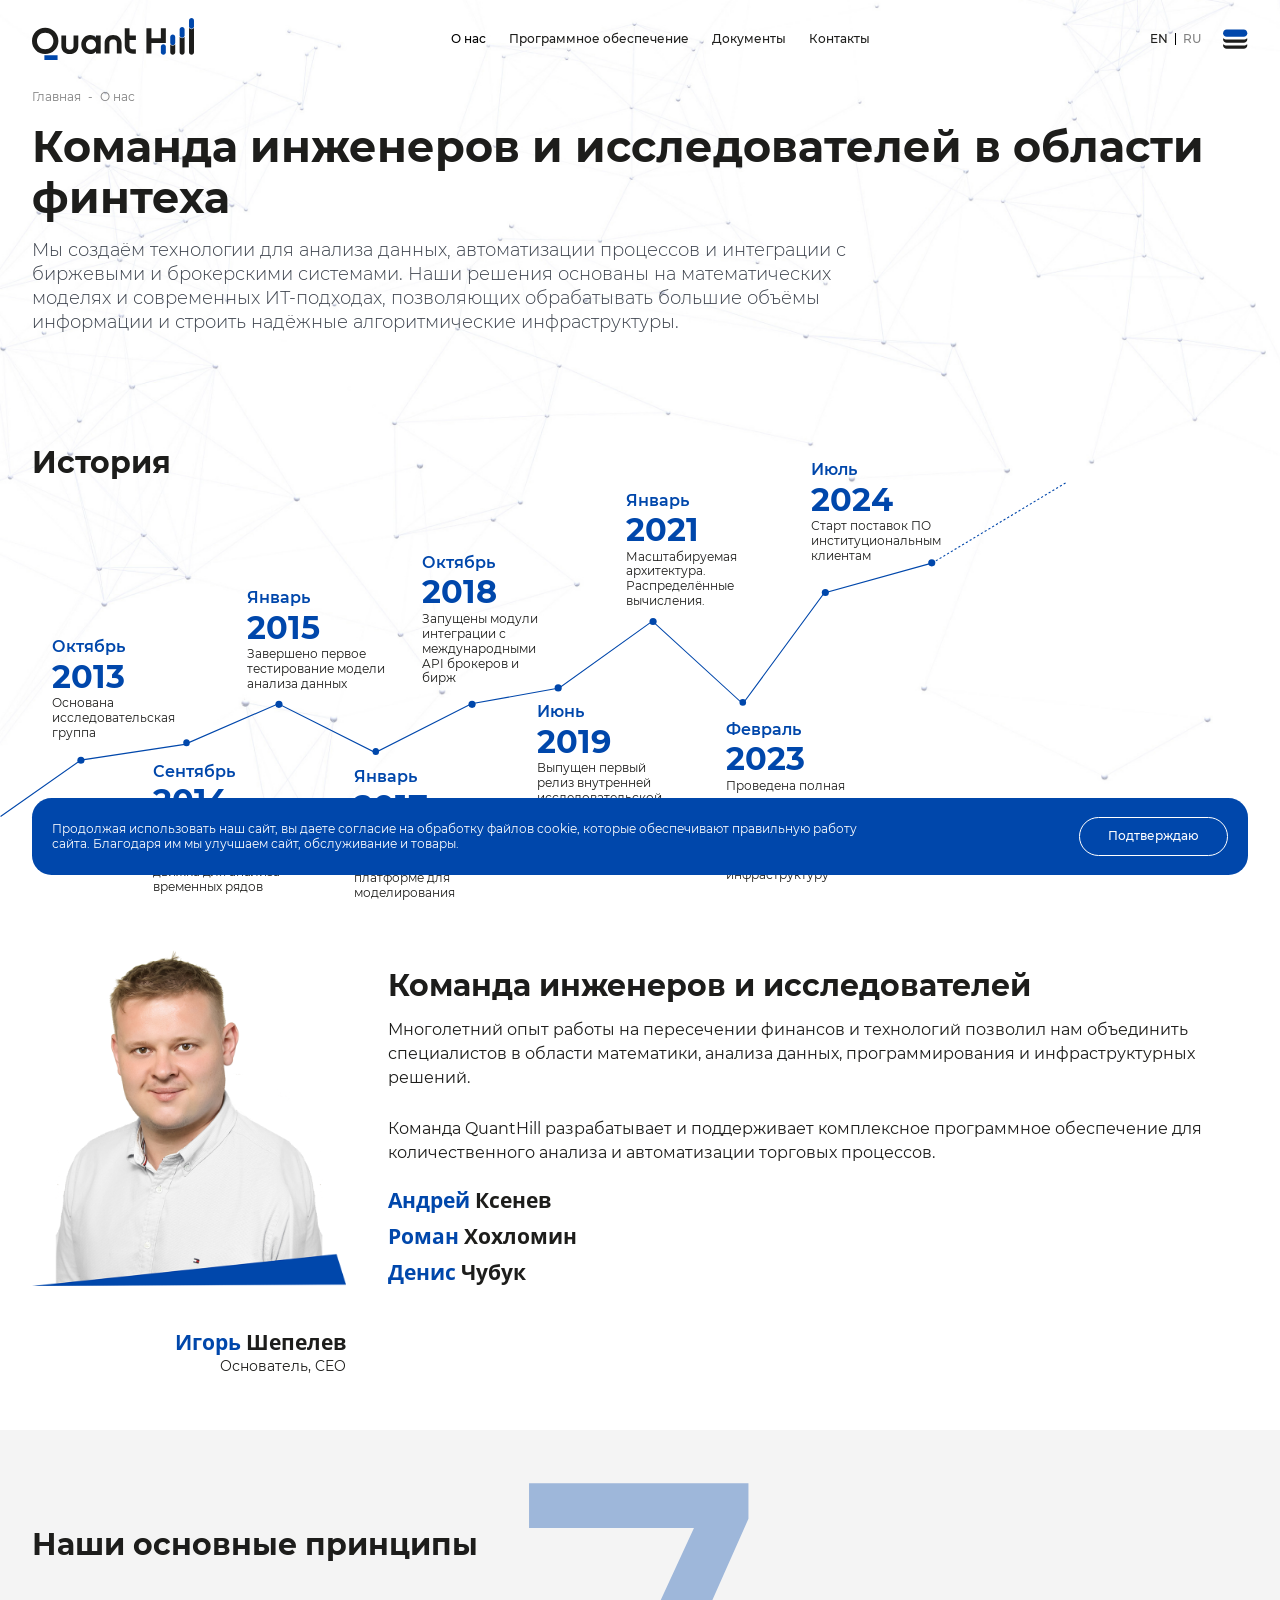
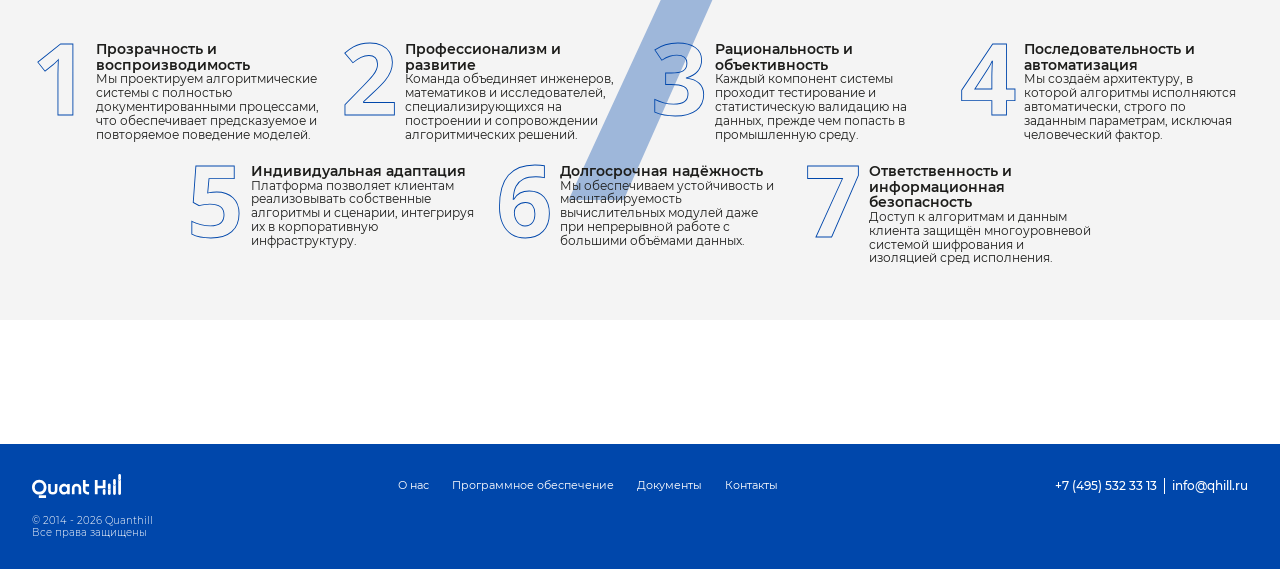
<file: ru/o-nas/index.html>
<!DOCTYPE html>
<html lang="ru">

<head>
	<meta charset="UTF-8">
	<meta name="viewport" content="width=device-width, initial-scale=1.0">
	<meta name="format-detection" content="telephone=no">

	<link rel="shortcut icon" href="../../wp-content/themes/qh/img/header/faviconQh.svg" type="image/svg+xml">

	<title>О нас - Квант Хилл</title>

	<meta name="description" content="компания, использующая алгоритмические стратегии и математические модели для эффективного инвестирования на основе объективного анализа данных">
	<meta name="keywords" content="инвестиции, алгоритмическая торговля, анализ данных, математические модели, инвестиционные решения, алготрейдинг, технологии, статистический анализ, эффективность, финансовые рынки, инвестиционная стратегия">

	<link href="https://cdn.jsdelivr.net/npm/bootstrap@5.3.0/dist/css/bootstrap.min.css" rel="stylesheet">
	<link rel="stylesheet" href="https://cdn.jsdelivr.net/npm/@fancyapps/ui/dist/fancybox.css" />
	
	<link rel="preconnect" href="https://fonts.googleapis.com">
<link rel="preconnect" href="https://fonts.gstatic.com">
<link href="https://fonts.googleapis.com/css2?family=Inter:ital,opsz,wght@0,14..32,100..900;1,14..32,100..900&amp;display=swap" rel="stylesheet">
	<link href="https://fonts.googleapis.com/css2?family=Inria+Sans:ital,wght@0,300;0,400;0,700;1,300;1,400;1,700&amp;display=swap" rel="stylesheet">
	
	<link rel="stylesheet" href="../../wp-content/themes/qh/css/style-1%EF%B9%96v=1766147344.css">

	<meta name='robots' content='max-image-preview:large' />
	<style>img:is([sizes="auto" i], [sizes^="auto," i]) { contain-intrinsic-size: 3000px 1500px }</style>
	<link rel="alternate" href="../../en/who/index.html" hreflang="en" />
<link rel="alternate" href="index.html" hreflang="ru" />
<script type="text/javascript">
/* <![CDATA[ */
window._wpemojiSettings = {"baseUrl":"https:\/\/s.w.org\/images\/core\/emoji\/15.0.3\/72x72\/","ext":".png","svgUrl":"https:\/\/s.w.org\/images\/core\/emoji\/15.0.3\/svg\/","svgExt":".svg","source":{"concatemoji":"https:\/\/qhill.ru\/wp-includes\/js\/wp-emoji-release.min.js?ver=6.7.2"}};
/*! This file is auto-generated */
!function(i,n){var o,s,e;function c(e){try{var t={supportTests:e,timestamp:(new Date).valueOf()};sessionStorage.setItem(o,JSON.stringify(t))}catch(e){}}function p(e,t,n){e.clearRect(0,0,e.canvas.width,e.canvas.height),e.fillText(t,0,0);var t=new Uint32Array(e.getImageData(0,0,e.canvas.width,e.canvas.height).data),r=(e.clearRect(0,0,e.canvas.width,e.canvas.height),e.fillText(n,0,0),new Uint32Array(e.getImageData(0,0,e.canvas.width,e.canvas.height).data));return t.every(function(e,t){return e===r[t]})}function u(e,t,n){switch(t){case"flag":return n(e,"\ud83c\udff3\ufe0f\u200d\u26a7\ufe0f","\ud83c\udff3\ufe0f\u200b\u26a7\ufe0f")?!1:!n(e,"\ud83c\uddfa\ud83c\uddf3","\ud83c\uddfa\u200b\ud83c\uddf3")&&!n(e,"\ud83c\udff4\udb40\udc67\udb40\udc62\udb40\udc65\udb40\udc6e\udb40\udc67\udb40\udc7f","\ud83c\udff4\u200b\udb40\udc67\u200b\udb40\udc62\u200b\udb40\udc65\u200b\udb40\udc6e\u200b\udb40\udc67\u200b\udb40\udc7f");case"emoji":return!n(e,"\ud83d\udc26\u200d\u2b1b","\ud83d\udc26\u200b\u2b1b")}return!1}function f(e,t,n){var r="undefined"!=typeof WorkerGlobalScope&&self instanceof WorkerGlobalScope?new OffscreenCanvas(300,150):i.createElement("canvas"),a=r.getContext("2d",{willReadFrequently:!0}),o=(a.textBaseline="top",a.font="600 32px Arial",{});return e.forEach(function(e){o[e]=t(a,e,n)}),o}function t(e){var t=i.createElement("script");t.src=e,t.defer=!0,i.head.appendChild(t)}"undefined"!=typeof Promise&&(o="wpEmojiSettingsSupports",s=["flag","emoji"],n.supports={everything:!0,everythingExceptFlag:!0},e=new Promise(function(e){i.addEventListener("DOMContentLoaded",e,{once:!0})}),new Promise(function(t){var n=function(){try{var e=JSON.parse(sessionStorage.getItem(o));if("object"==typeof e&&"number"==typeof e.timestamp&&(new Date).valueOf()<e.timestamp+604800&&"object"==typeof e.supportTests)return e.supportTests}catch(e){}return null}();if(!n){if("undefined"!=typeof Worker&&"undefined"!=typeof OffscreenCanvas&&"undefined"!=typeof URL&&URL.createObjectURL&&"undefined"!=typeof Blob)try{var e="postMessage("+f.toString()+"("+[JSON.stringify(s),u.toString(),p.toString()].join(",")+"));",r=new Blob([e],{type:"text/javascript"}),a=new Worker(URL.createObjectURL(r),{name:"wpTestEmojiSupports"});return void(a.onmessage=function(e){c(n=e.data),a.terminate(),t(n)})}catch(e){}c(n=f(s,u,p))}t(n)}).then(function(e){for(var t in e)n.supports[t]=e[t],n.supports.everything=n.supports.everything&&n.supports[t],"flag"!==t&&(n.supports.everythingExceptFlag=n.supports.everythingExceptFlag&&n.supports[t]);n.supports.everythingExceptFlag=n.supports.everythingExceptFlag&&!n.supports.flag,n.DOMReady=!1,n.readyCallback=function(){n.DOMReady=!0}}).then(function(){return e}).then(function(){var e;n.supports.everything||(n.readyCallback(),(e=n.source||{}).concatemoji?t(e.concatemoji):e.wpemoji&&e.twemoji&&(t(e.twemoji),t(e.wpemoji)))}))}((window,document),window._wpemojiSettings);
/* ]]> */
</script>
<style id='wp-emoji-styles-inline-css' type='text/css'>img.wp-smiley, img.emoji {
		display: inline !important;
		border: none !important;
		box-shadow: none !important;
		height: 1em !important;
		width: 1em !important;
		margin: 0 0.07em !important;
		vertical-align: -0.1em !important;
		background: none !important;
		padding: 0 !important;
	}
</style>
<link rel='stylesheet' id='wp-block-library-css' href='../../wp-includes/css/dist/block-library/style.min%EF%B9%96ver=6.7.2.css' type='text/css' media='all' />
<style id='filebird-block-filebird-gallery-style-inline-css' type='text/css'>ul.filebird-block-filebird-gallery{margin:auto!important;padding:0!important;width:100%}ul.filebird-block-filebird-gallery.layout-grid{display:grid;grid-gap:20px;align-items:stretch;grid-template-columns:repeat(var(--columns),1fr);justify-items:stretch}ul.filebird-block-filebird-gallery.layout-grid li img{border:1px solid #ccc;box-shadow:2px 2px 6px 0 rgba(0,0,0,.3);height:100%;max-width:100%;-o-object-fit:cover;object-fit:cover;width:100%}ul.filebird-block-filebird-gallery.layout-masonry{-moz-column-count:var(--columns);-moz-column-gap:var(--space);column-gap:var(--space);-moz-column-width:var(--min-width);columns:var(--min-width) var(--columns);display:block;overflow:auto}ul.filebird-block-filebird-gallery.layout-masonry li{margin-bottom:var(--space)}ul.filebird-block-filebird-gallery li{list-style:none}ul.filebird-block-filebird-gallery li figure{height:100%;margin:0;padding:0;position:relative;width:100%}ul.filebird-block-filebird-gallery li figure figcaption{background:linear-gradient(0deg,rgba(0,0,0,.7),rgba(0,0,0,.3) 70%,transparent);bottom:0;box-sizing:border-box;color:#fff;font-size:.8em;margin:0;max-height:100%;overflow:auto;padding:3em .77em .7em;position:absolute;text-align:center;width:100%;z-index:2}ul.filebird-block-filebird-gallery li figure figcaption a{color:inherit}

</style>
<style id='classic-theme-styles-inline-css' type='text/css'>/*! This file is auto-generated */
.wp-block-button__link{color:#fff;background-color:#32373c;border-radius:9999px;box-shadow:none;text-decoration:none;padding:calc(.667em + 2px) calc(1.333em + 2px);font-size:1.125em}.wp-block-file__button{background:#32373c;color:#fff;text-decoration:none}
</style>
<style id='global-styles-inline-css' type='text/css'>:root{--wp--preset--aspect-ratio--square: 1;--wp--preset--aspect-ratio--4-3: 4/3;--wp--preset--aspect-ratio--3-4: 3/4;--wp--preset--aspect-ratio--3-2: 3/2;--wp--preset--aspect-ratio--2-3: 2/3;--wp--preset--aspect-ratio--16-9: 16/9;--wp--preset--aspect-ratio--9-16: 9/16;--wp--preset--color--black: #000000;--wp--preset--color--cyan-bluish-gray: #abb8c3;--wp--preset--color--white: #ffffff;--wp--preset--color--pale-pink: #f78da7;--wp--preset--color--vivid-red: #cf2e2e;--wp--preset--color--luminous-vivid-orange: #ff6900;--wp--preset--color--luminous-vivid-amber: #fcb900;--wp--preset--color--light-green-cyan: #7bdcb5;--wp--preset--color--vivid-green-cyan: #00d084;--wp--preset--color--pale-cyan-blue: #8ed1fc;--wp--preset--color--vivid-cyan-blue: #0693e3;--wp--preset--color--vivid-purple: #9b51e0;--wp--preset--gradient--vivid-cyan-blue-to-vivid-purple: linear-gradient(135deg,rgba(6,147,227,1) 0%,rgb(155,81,224) 100%);--wp--preset--gradient--light-green-cyan-to-vivid-green-cyan: linear-gradient(135deg,rgb(122,220,180) 0%,rgb(0,208,130) 100%);--wp--preset--gradient--luminous-vivid-amber-to-luminous-vivid-orange: linear-gradient(135deg,rgba(252,185,0,1) 0%,rgba(255,105,0,1) 100%);--wp--preset--gradient--luminous-vivid-orange-to-vivid-red: linear-gradient(135deg,rgba(255,105,0,1) 0%,rgb(207,46,46) 100%);--wp--preset--gradient--very-light-gray-to-cyan-bluish-gray: linear-gradient(135deg,rgb(238,238,238) 0%,rgb(169,184,195) 100%);--wp--preset--gradient--cool-to-warm-spectrum: linear-gradient(135deg,rgb(74,234,220) 0%,rgb(151,120,209) 20%,rgb(207,42,186) 40%,rgb(238,44,130) 60%,rgb(251,105,98) 80%,rgb(254,248,76) 100%);--wp--preset--gradient--blush-light-purple: linear-gradient(135deg,rgb(255,206,236) 0%,rgb(152,150,240) 100%);--wp--preset--gradient--blush-bordeaux: linear-gradient(135deg,rgb(254,205,165) 0%,rgb(254,45,45) 50%,rgb(107,0,62) 100%);--wp--preset--gradient--luminous-dusk: linear-gradient(135deg,rgb(255,203,112) 0%,rgb(199,81,192) 50%,rgb(65,88,208) 100%);--wp--preset--gradient--pale-ocean: linear-gradient(135deg,rgb(255,245,203) 0%,rgb(182,227,212) 50%,rgb(51,167,181) 100%);--wp--preset--gradient--electric-grass: linear-gradient(135deg,rgb(202,248,128) 0%,rgb(113,206,126) 100%);--wp--preset--gradient--midnight: linear-gradient(135deg,rgb(2,3,129) 0%,rgb(40,116,252) 100%);--wp--preset--font-size--small: 13px;--wp--preset--font-size--medium: 20px;--wp--preset--font-size--large: 36px;--wp--preset--font-size--x-large: 42px;--wp--preset--spacing--20: 0.44rem;--wp--preset--spacing--30: 0.67rem;--wp--preset--spacing--40: 1rem;--wp--preset--spacing--50: 1.5rem;--wp--preset--spacing--60: 2.25rem;--wp--preset--spacing--70: 3.38rem;--wp--preset--spacing--80: 5.06rem;--wp--preset--shadow--natural: 6px 6px 9px rgba(0, 0, 0, 0.2);--wp--preset--shadow--deep: 12px 12px 50px rgba(0, 0, 0, 0.4);--wp--preset--shadow--sharp: 6px 6px 0px rgba(0, 0, 0, 0.2);--wp--preset--shadow--outlined: 6px 6px 0px -3px rgba(255, 255, 255, 1), 6px 6px rgba(0, 0, 0, 1);--wp--preset--shadow--crisp: 6px 6px 0px rgba(0, 0, 0, 1);}:where(.is-layout-flex){gap: 0.5em;}:where(.is-layout-grid){gap: 0.5em;}body .is-layout-flex{display: flex;}.is-layout-flex{flex-wrap: wrap;align-items: center;}.is-layout-flex > :is(*, div){margin: 0;}body .is-layout-grid{display: grid;}.is-layout-grid > :is(*, div){margin: 0;}:where(.wp-block-columns.is-layout-flex){gap: 2em;}:where(.wp-block-columns.is-layout-grid){gap: 2em;}:where(.wp-block-post-template.is-layout-flex){gap: 1.25em;}:where(.wp-block-post-template.is-layout-grid){gap: 1.25em;}.has-black-color{color: var(--wp--preset--color--black) !important;}.has-cyan-bluish-gray-color{color: var(--wp--preset--color--cyan-bluish-gray) !important;}.has-white-color{color: var(--wp--preset--color--white) !important;}.has-pale-pink-color{color: var(--wp--preset--color--pale-pink) !important;}.has-vivid-red-color{color: var(--wp--preset--color--vivid-red) !important;}.has-luminous-vivid-orange-color{color: var(--wp--preset--color--luminous-vivid-orange) !important;}.has-luminous-vivid-amber-color{color: var(--wp--preset--color--luminous-vivid-amber) !important;}.has-light-green-cyan-color{color: var(--wp--preset--color--light-green-cyan) !important;}.has-vivid-green-cyan-color{color: var(--wp--preset--color--vivid-green-cyan) !important;}.has-pale-cyan-blue-color{color: var(--wp--preset--color--pale-cyan-blue) !important;}.has-vivid-cyan-blue-color{color: var(--wp--preset--color--vivid-cyan-blue) !important;}.has-vivid-purple-color{color: var(--wp--preset--color--vivid-purple) !important;}.has-black-background-color{background-color: var(--wp--preset--color--black) !important;}.has-cyan-bluish-gray-background-color{background-color: var(--wp--preset--color--cyan-bluish-gray) !important;}.has-white-background-color{background-color: var(--wp--preset--color--white) !important;}.has-pale-pink-background-color{background-color: var(--wp--preset--color--pale-pink) !important;}.has-vivid-red-background-color{background-color: var(--wp--preset--color--vivid-red) !important;}.has-luminous-vivid-orange-background-color{background-color: var(--wp--preset--color--luminous-vivid-orange) !important;}.has-luminous-vivid-amber-background-color{background-color: var(--wp--preset--color--luminous-vivid-amber) !important;}.has-light-green-cyan-background-color{background-color: var(--wp--preset--color--light-green-cyan) !important;}.has-vivid-green-cyan-background-color{background-color: var(--wp--preset--color--vivid-green-cyan) !important;}.has-pale-cyan-blue-background-color{background-color: var(--wp--preset--color--pale-cyan-blue) !important;}.has-vivid-cyan-blue-background-color{background-color: var(--wp--preset--color--vivid-cyan-blue) !important;}.has-vivid-purple-background-color{background-color: var(--wp--preset--color--vivid-purple) !important;}.has-black-border-color{border-color: var(--wp--preset--color--black) !important;}.has-cyan-bluish-gray-border-color{border-color: var(--wp--preset--color--cyan-bluish-gray) !important;}.has-white-border-color{border-color: var(--wp--preset--color--white) !important;}.has-pale-pink-border-color{border-color: var(--wp--preset--color--pale-pink) !important;}.has-vivid-red-border-color{border-color: var(--wp--preset--color--vivid-red) !important;}.has-luminous-vivid-orange-border-color{border-color: var(--wp--preset--color--luminous-vivid-orange) !important;}.has-luminous-vivid-amber-border-color{border-color: var(--wp--preset--color--luminous-vivid-amber) !important;}.has-light-green-cyan-border-color{border-color: var(--wp--preset--color--light-green-cyan) !important;}.has-vivid-green-cyan-border-color{border-color: var(--wp--preset--color--vivid-green-cyan) !important;}.has-pale-cyan-blue-border-color{border-color: var(--wp--preset--color--pale-cyan-blue) !important;}.has-vivid-cyan-blue-border-color{border-color: var(--wp--preset--color--vivid-cyan-blue) !important;}.has-vivid-purple-border-color{border-color: var(--wp--preset--color--vivid-purple) !important;}.has-vivid-cyan-blue-to-vivid-purple-gradient-background{background: var(--wp--preset--gradient--vivid-cyan-blue-to-vivid-purple) !important;}.has-light-green-cyan-to-vivid-green-cyan-gradient-background{background: var(--wp--preset--gradient--light-green-cyan-to-vivid-green-cyan) !important;}.has-luminous-vivid-amber-to-luminous-vivid-orange-gradient-background{background: var(--wp--preset--gradient--luminous-vivid-amber-to-luminous-vivid-orange) !important;}.has-luminous-vivid-orange-to-vivid-red-gradient-background{background: var(--wp--preset--gradient--luminous-vivid-orange-to-vivid-red) !important;}.has-very-light-gray-to-cyan-bluish-gray-gradient-background{background: var(--wp--preset--gradient--very-light-gray-to-cyan-bluish-gray) !important;}.has-cool-to-warm-spectrum-gradient-background{background: var(--wp--preset--gradient--cool-to-warm-spectrum) !important;}.has-blush-light-purple-gradient-background{background: var(--wp--preset--gradient--blush-light-purple) !important;}.has-blush-bordeaux-gradient-background{background: var(--wp--preset--gradient--blush-bordeaux) !important;}.has-luminous-dusk-gradient-background{background: var(--wp--preset--gradient--luminous-dusk) !important;}.has-pale-ocean-gradient-background{background: var(--wp--preset--gradient--pale-ocean) !important;}.has-electric-grass-gradient-background{background: var(--wp--preset--gradient--electric-grass) !important;}.has-midnight-gradient-background{background: var(--wp--preset--gradient--midnight) !important;}.has-small-font-size{font-size: var(--wp--preset--font-size--small) !important;}.has-medium-font-size{font-size: var(--wp--preset--font-size--medium) !important;}.has-large-font-size{font-size: var(--wp--preset--font-size--large) !important;}.has-x-large-font-size{font-size: var(--wp--preset--font-size--x-large) !important;}
:where(.wp-block-post-template.is-layout-flex){gap: 1.25em;}:where(.wp-block-post-template.is-layout-grid){gap: 1.25em;}
:where(.wp-block-columns.is-layout-flex){gap: 2em;}:where(.wp-block-columns.is-layout-grid){gap: 2em;}
:root :where(.wp-block-pullquote){font-size: 1.5em;line-height: 1.6;}
</style>
<link rel="https://api.w.org/" href="../../wp-json/index.json" /><link rel="alternate" title="JSON" type="application/json" href="../../wp-json/wp/v2/pages/142.json" /><link rel="EditURI" type="application/rsd+xml" title="RSD" href="https://qhill.ru/xmlrpc.php?rsd" />
<meta name="generator" content="WordPress 6.7.2" />
<link rel="canonical" href="index.html" />
<link rel='shortlink' href='index.html' />
<link rel="alternate" title="oEmbed (JSON)" type="application/json+oembed" href="../../wp-json/oembed/1.0/embed%EF%B9%96url=https%EF%B9%95%EA%A4%B7%EA%A4%B7qhill.ru%EA%A4%B7ru%EA%A4%B7o-nas%EA%A4%B7.json" />
<link rel="alternate" title="oEmbed (XML)" type="text/xml+oembed" href="../../wp-json/oembed/1.0/embed%EF%B9%96url=https%EF%B9%95%EA%A4%B7%EA%A4%B7qhill.ru%EA%A4%B7ru%EA%A4%B7o-nas%EA%A4%B7&amp;format=xml.xml" />

</head>

<body style="background: url('../../wp-content/themes/qh/img/background3.jpg') no-repeat top center !important; background-size: cover !important;">

	<div class="cursor-dot"></div>
	<div class="cursor-dot-outline"></div>

	<nav class="navbar" id="header">
		<div class="container">
			<div class="w-100 d-flex justify-content-between align-items-center">
				<div class="navbar__left">
					<a class="navbar-brand" href="../index.html">
						<img src="../../wp-content/themes/qh/img/header/logo.svg" alt="лого quanthill">
					</a>
				</div>

				<ul class="navbar-nav d-none d-lg-flex"><li class='nav-item'><a class='nav-link active' href=''>О нас</a></li><li class='nav-item'><a class='nav-link ' href='../category/soft/index.html'>Программное обеспечение</a></li><li class='nav-item'><a class='nav-link ' href='../dokumenty/index.html'>Документы</a></li><li class='nav-item'><a class='nav-link ' href='../kontakty/index.html'>Контакты</a></li></ul>

				<div class="navbar__right d-flex align-items-center">
					<div class="navbar__links d-flex align-items-center">
						<!-- <a href="#" class="btn-1 navbar__btn" data-bs-toggle="modal" data-bs-target="#modal-book-a-call">Связаться</a> -->
						<!--
						<a href="#" class="navbar__lk d-none d-sm-flex">
							<svg width="23" height="23" viewBox="0 0 23 23" fill="none" xmlns="http://www.w3.org/2000/svg">
								<path
									d="M0 22.5033H22.1244C22.1244 18.852 20.3578 15.6141 17.6267 13.6014C15.988 15.368 13.6506 16.4801 11.0573 16.4801C8.46397 16.4801 6.13146 15.368 4.48787 13.6014C1.76661 15.6141 0 18.852 0 22.5033Z"
									fill="#1D1D1B" />
								<path
									d="M11.062 14.9989C15.2038 14.9989 18.5614 11.6413 18.5614 7.49947C18.5614 3.35763 15.2038 0 11.062 0C6.92013 0 3.5625 3.35763 3.5625 7.49947C3.5625 11.6413 6.92013 14.9989 11.062 14.9989Z"
									fill="#0047AB" />
							</svg>
						</a>
						-->
					</div>
					<div class="navbar__lang d-none d-lg-flex align-items-center justify-content-center">
					    
												<a href="../../en/who/index.html" >EN</a>
													<a href="index.html" class="active">RU</a>
											</div>
					<button class="navbar-toggler" type="button" data-bs-toggle="offcanvas" data-bs-target="#offcanvasNavbar"
						aria-controls="offcanvasNavbar">
						<span class="navbar-toggler-icon">
							<svg width="38" height="30" viewBox="0 0 38 30" fill="none" xmlns="http://www.w3.org/2000/svg">
								<path
									d="M31.6165 24.8976H5.63251C3.62209 24.8976 1.77691 24.1677 0.344832 22.9698C0.220902 23.4379 0.124512 23.9199 0.124512 24.4156C0.124512 27.4588 2.58934 29.9236 5.63251 29.9236H31.6165C34.6597 29.9236 37.1245 27.4588 37.1245 24.4156C37.1245 23.9061 37.0281 23.4242 36.9042 22.9698C35.4721 24.1677 33.6269 24.8976 31.6165 24.8976Z"
									fill="#1D1D1B" />
								<path
									d="M5.63251 20.7666H31.6165C34.6597 20.7666 37.1245 18.3017 37.1245 15.2586C37.1245 14.7491 37.0281 14.2671 36.9042 13.8127C35.4721 15.0107 33.6269 15.7405 31.6165 15.7405H5.63251C3.62209 15.7405 1.77691 15.0107 0.344832 13.8127C0.220902 14.2809 0.124512 14.7628 0.124512 15.2586C0.124512 18.3017 2.58934 20.7666 5.63251 20.7666Z"
									fill="#1D1D1B" />
								<path
									d="M5.63251 11.5957H31.6165C34.6597 11.5957 37.1245 9.1309 37.1245 6.08773C37.1245 3.04456 34.6597 0.579727 31.6165 0.579727H5.63251C2.58934 0.579727 0.124512 3.04456 0.124512 6.08773C0.124512 9.1309 2.58934 11.5957 5.63251 11.5957Z"
									fill="#0047AB" />
							</svg>
						</span>
					</button>
					<div class="offcanvas offcanvas-end" tabindex="-1" id="offcanvasNavbar"
						aria-labelledby="offcanvasNavbarLabel">
						<div class="offcanvas-header d-flex justify-content-sm-end justify-content-between">
							<a href="#" class="offcanvas__logo d-sm-none">
								<img src="../../wp-content/themes/qh/img/header/logo-light.svg" alt="logo">
							</a>
							<button type="button" class="btn-close" data-bs-dismiss="offcanvas" aria-label="Закрыть">
								<svg width="26" height="26" viewBox="0 0 26 26" fill="none" xmlns="http://www.w3.org/2000/svg">
									<path
										d="M20.08 14.42L14.42 20.08L19.18 24.84C20.74 26.4 23.27 26.4 24.84 24.84C26.4 23.28 26.4 20.75 24.84 19.18L20.08 14.42Z"
										fill="white" />
									<path
										d="M5.93 11.59L11.59 5.93L6.83 1.17C5.27 -0.39 2.73 -0.39 1.17 1.17C-0.39 2.73 -0.39 5.27 1.17 6.83L5.93 11.59Z"
										fill="white" />
									<path
										d="M24.84 1.17C23.28 -0.39 20.75 -0.39 19.18 1.17L1.17 19.18C-0.39 20.74 -0.39 23.27 1.17 24.84C2.73 26.4 5.26 26.4 6.83 24.84L24.84 6.83C26.4 5.27 26.4 2.74 24.84 1.17Z"
										fill="white" />
								</svg>
							</button>
						</div>
						<div class="offcanvas-body d-flex flex-column justify-content-between align-items-start main-navigation">
							<ul class="navbar-nav"><li class='nav-item'><a class='nav-link active' href=''>О нас</a></li><li class='nav-item'><a class='nav-link ' href='../dokumenty/index.html'>Документы</a></li><li class='nav-item'><a class='nav-link ' href='../category/soft/index.html'>Программное обеспечение</a></li><li class='nav-item'><a class='nav-link ' href='../kontakty/index.html'>Контакты</a></li></ul>							<div class="offcanvas__group d-flex flex-column align-items-start">
								<!--
								<a href="#" class="btn-1 navbar__btn">
									<span>Личный кабинет</span>
									<svg width="23" height="23" viewBox="0 0 23 23" fill="none" xmlns="http://www.w3.org/2000/svg">
										<path
											d="M0 22.5033H22.1244C22.1244 18.852 20.3578 15.614 17.6267 13.6014C15.988 15.368 13.6506 16.4801 11.0573 16.4801C8.46397 16.4801 6.13146 15.368 4.48787 13.6014C1.76661 15.614 0 18.852 0 22.5033Z"
											fill="white" />
										<path
											d="M11.0622 14.9989C15.2041 14.9989 18.5617 11.6413 18.5617 7.49947C18.5617 3.35763 15.2041 0 11.0622 0C6.92037 0 3.56274 3.35763 3.56274 7.49947C3.56274 11.6413 6.92037 14.9989 11.0622 14.9989Z"
											fill="white" />
									</svg>
								</a>
								-->
								<div class="navbar__lang d-flex align-items-center">
								    
								    <a href="https://quanthill.kg/en/" target="_blank" >EN</a>
									<a href="index.html" class="active">RU</a>
								    <!--
									<a href="../../en/who/index.html" >EN</a>
									<a href="https://qhill.ru/ru/o-nas/" class="active">RU</a>
																					-->
								</div>

								<div class="navbar__contacts d-flex align-items-sm-center flex-column flex-sm-row align-items-start">
									<a href="tel:+74955323313" class="navbar__phone">+7 (495) 532 33 13</a>
									<a href="mailto:info@qhill.ru" class="navbar__mail">info@qhill.ru</a>

								</div>

								<div class="navbar__contacts">
									<!--
									<a href="https://t.me/quanthillpublic" target="_blank" rel="nofollow" class="navbar__social">
										<img src="https://qhill.ru/wp-content/themes/qh/img/header/tg.svg" alt="телеграм">
									</a>
									
									<a href="https://vk.com/quanthill" target="_blank" rel="nofollow" class="navbar__social">
										<img src="https://qhill.ru/wp-content/themes/qh/img/header/vk.svg" alt="vk">
									</a>
									<a href="https://x.com/QuantHill_" target="_blank" rel="nofollow" class="navbar__social">
										<img src="https://qhill.ru/wp-content/themes/qh/img/header/x.svg" alt="x">
									</a>
									<a href="https://www.youtube.com/@quanthill" target="_blank" rel="nofollow" class="navbar__social">
										<img src="https://qhill.ru/wp-content/themes/qh/img/header/YouTube.svg" alt="YouTube">
									</a>
									-->
								</div>

							</div>
						</div>
					</div>
				</div>
			</div>
		</div>
	</nav>
<main class="who-page">

<div class="breadcrumbs"><div class="container"><nav aria-label="breadcrumb" style="--bs-breadcrumb-divider: ' - ';"><ol class="breadcrumb"><li class="breadcrumb-item" itemprop="itemListElement" itemscope="" itemtype="http://schema.org/ListItem">
                    <a itemprop="item" href="../index.html"><span itemprop="name">Главная</span></a>
                    <meta itemprop="position" content="1">
                  </li><li class="breadcrumb-item active">О нас</li></ol></nav></div></div>
	<div class="graph-anim"></div>





	<section class="who-main-screen section-first">
		<div class="container">
			<div class="row">
				<div class="col-12 d-flex flex-column align-items-sm-start align-items-center text-center text-sm-start">
					<h1 class="title-page who-main-screen__title">
						Команда инженеров и исследователей в области финтеха					</h1>
					<div class="who-main-screen__text text sub mt-lg-3 mt-4">
						<p>Мы создаём технологии для анализа данных, автоматизации процессов и интеграции с биржевыми и брокерскими системами.

Наши решения основаны на математических моделях и современных ИТ-подходах, позволяющих обрабатывать большие объёмы информации и строить надёжные алгоритмические инфраструктуры.
</p>
					</div>
				</div>
			</div>
		</div>
	</section>

	<!-- Timeline -->
	<section class="timeline">
		<div class="container">
			<div class="row">
				<div class="col-12">
					<h2 class="section-title timeline__title text-center text-lg-start">История</h2>
				</div>
			</div>
		</div>
		<div class="timeline__content">
			<div class="timeline__wrapper position-relative">
				<div class="timeline__line d-none d-lg-block">
					<img src="../../wp-content/themes/qh/img/who/timeline/line.svg" alt="фото">
				</div>

				<div class="timeline__line_vertical d-lg-none"></div>

									<div class="timeline__items d-flex flex-column-reverse flex-lg-row">
																			<div class="timeline__item timeline__item_1">
								<div class="timeline__dot timeline__dot_1"></div>
								<div class="timeline__date">
									<p class="timeline__month">Октябрь</p>
									<p class="timeline__year">2013</p>
								</div>
								<p class="timeline__desc">Основана исследовательская группа</p>
							</div>
																				<div class="timeline__item timeline__item_2">
								<div class="timeline__dot timeline__dot_2"></div>
								<div class="timeline__date">
									<p class="timeline__month">Сентябрь</p>
									<p class="timeline__year">2014</p>
								</div>
								<p class="timeline__desc">Разработан первый прототип программного движка для анализа временных рядов</p>
							</div>
																				<div class="timeline__item timeline__item_3">
								<div class="timeline__dot timeline__dot_3"></div>
								<div class="timeline__date">
									<p class="timeline__month">Январь</p>
									<p class="timeline__year">2015</p>
								</div>
								<p class="timeline__desc">Завершено первое тестирование модели анализа данных</p>
							</div>
																				<div class="timeline__item timeline__item_4">
								<div class="timeline__dot timeline__dot_4"></div>
								<div class="timeline__date">
									<p class="timeline__month">Январь</p>
									<p class="timeline__year">2017</p>
								</div>
								<p class="timeline__desc">Начат переход от тестовых моделей к собственной платформе для моделирования</p>
							</div>
																				<div class="timeline__item timeline__item_5">
								<div class="timeline__dot timeline__dot_5"></div>
								<div class="timeline__date">
									<p class="timeline__month">Октябрь</p>
									<p class="timeline__year">2018</p>
								</div>
								<p class="timeline__desc">Запущены модули интеграции с международными API брокеров и бирж</p>
							</div>
																				<div class="timeline__item timeline__item_6">
								<div class="timeline__dot timeline__dot_6"></div>
								<div class="timeline__date">
									<p class="timeline__month">Июнь</p>
									<p class="timeline__year">2019</p>
								</div>
								<p class="timeline__desc">Выпущен первый релиз внутренней исследовательской платформы QuantHill Engine</p>
							</div>
																				<div class="timeline__item timeline__item_7">
								<div class="timeline__dot timeline__dot_7"></div>
								<div class="timeline__date">
									<p class="timeline__month">Январь</p>
									<p class="timeline__year">2021</p>
								</div>
								<p class="timeline__desc">Масштабируемая архитектура. Распределённые вычисления.</p>
							</div>
																				<div class="timeline__item timeline__item_8">
								<div class="timeline__dot timeline__dot_8"></div>
								<div class="timeline__date">
									<p class="timeline__month">Февраль</p>
									<p class="timeline__year">2023</p>
								</div>
								<p class="timeline__desc">Проведена полная модернизация вычислительных мощностей и переход на кластерную инфраструктуру</p>
							</div>
																				<div class="timeline__item timeline__item_9">
								<div class="timeline__dot timeline__dot_9"></div>
								<div class="timeline__date">
									<p class="timeline__month">Июль</p>
									<p class="timeline__year">2024</p>
								</div>
								<p class="timeline__desc">Старт поставок ПО институциональным клиентам</p>
							</div>
																		</div>
				
			</div>
		</div>
	</section>

	<!-- Trading Pros -->
	<section class="trading-pros">
		<div class="container">
			<div class="row">
				<div class="col-12">
					<div class="trading-pros__header mb-lg-4 d-lg-none text-center text-sm-start">
						<h2 class="section-title trading-pros__title mb-3">Команда инженеров и исследователей</h2>
						<div class="trading-pros__text text">
							<p><span style="font-weight: 400;">Многолетний опыт работы на пересечении финансов и технологий позволил нам объединить специалистов в области математики, анализа данных, программирования и инфраструктурных решений.</span></p>
<p><span style="font-weight: 400;">Команда QuantHill разрабатывает и поддерживает комплексное программное обеспечение для количественного анализа и автоматизации торговых процессов.</span></p>
						</div>
					</div>
					<div class="trading-pros__block d-flex flex-column flex-sm-row align-items-center align-items-sm-start">
						<div
							class="trading-pros__left d-flex flex-column align-items-sm-end text-sm-end align-items-center text-center">
							<div class="trading-pros__image mb-lg-5 mb-sm-4">
								<img src="../../wp-content/uploads/2025/03/founder.png" alt="">
							</div>
							<div class="trading-pros__desc">
								<div class="trading-pros__tooltip_wrap position-relative">
									<div class="trading-pros__name">
										<p><span>Игорь </span> Шепелев</p>
									</div>
									<div class="trading-pros__tooltip">
										<div class="trading-pros__content position-relative">
											<div class="trading-pros__box box">
												<img src="../../wp-content/uploads/2025/03/founder1.jpg" alt="фото">
											</div>
											<div class="trading-pros__sub text text-start">
												<p>Эксперт в области алгоритмических систем и торговой автоматизации, более 10 лет опыта.</p>
											</div>
										</div>
									</div>
								</div>
								<div class="trading-pros__work mt-1 mt-sm-0">
									<p>Основатель, CEO</p>
								</div>
							</div>
						</div>
						<div
							class="trading-pros__right d-flex flex-column justify-content-sm-between align-items-sm-start align-items-center text-center text-sm-start justify-content-center">
							<div class="trading-pros__header mb-4 d-none d-lg-block">
								<h2 class="section-title trading-pros__title mb-3">Команда инженеров и исследователей</h2>
								<div class="trading-pros__text text">
									<p><span style="font-weight: 400;">Многолетний опыт работы на пересечении финансов и технологий позволил нам объединить специалистов в области математики, анализа данных, программирования и инфраструктурных решений.</span></p>
<p><span style="font-weight: 400;">Команда QuantHill разрабатывает и поддерживает комплексное программное обеспечение для количественного анализа и автоматизации торговых процессов.</span></p>
								</div>
							</div>
							<div class="trading-pros__bottom d-flex flex-column align-items-center align-items-sm-start">
								<div class="trading-pros__names">


																			<div class="trading-pros__tooltip_wrap position-relative">
											<div class="trading-pros__name">
												<p><span>Андрей </span>Ксенев</p>
											</div>
											<div class="trading-pros__tooltip">
												<div class="trading-pros__content position-relative">
													<div class="trading-pros__box box">
														<img src="../../wp-content/uploads/2025/03/ksenev.jpg" alt="фото">
													</div>
													<div class="trading-pros__sub text text-start">
														<p>Партнёр, руководитель исследовательского отдела, опыт более 10 лет.</p>
													</div>
												</div>
											</div>
										</div>
																			<div class="trading-pros__tooltip_wrap position-relative">
											<div class="trading-pros__name">
												<p><span>Роман </span>Хохломин</p>
											</div>
											<div class="trading-pros__tooltip">
												<div class="trading-pros__content position-relative">
													<div class="trading-pros__box box">
														<img src="../../wp-content/uploads/2025/03/khokhlomin.jpg" alt="фото">
													</div>
													<div class="trading-pros__sub text text-start">
														<p>Директор департамента разработки и поддержания торговой инфраструктуры, опыт более 25 лет.</p>
													</div>
												</div>
											</div>
										</div>
																			<div class="trading-pros__tooltip_wrap position-relative">
											<div class="trading-pros__name">
												<p><span>Денис </span>Чубук</p>
											</div>
											<div class="trading-pros__tooltip">
												<div class="trading-pros__content position-relative">
													<div class="trading-pros__box box">
														<img src="../../wp-content/uploads/2025/03/chubuk.jpg" alt="фото">
													</div>
													<div class="trading-pros__sub text text-start">
														<p>Профессионал в сфере количественных исследований и алгоритмических систем, опыт более 10 лет.</p>
													</div>
												</div>
											</div>
										</div>
									
								</div>
								<!-- <button class="trading-pros__btn btn-1" data-bs-toggle="modal" data-bs-target="#modal-join-team">Присоединиться к команде</button> -->
							</div>
						</div>
					</div>
				</div>
			</div>
		</div>
	</section>

	<!-- Our core principles -->
	<section class="principles">
		<div class="container">
			<div class="row position-relative principles__header">
				<div class="col-12">
					<h2 class="section-title principles__title">Наши основные принципы</h2>
					<span class="principles__num">7</span>
				</div>
			</div>
			<div class="row justify-content-lg-center g-4 gy-sm-5 gy-lg-4 principles__wrap">


									<div class="col-lg-3 col-sm-6">
						<div class="principles__item d-flex">
							<span class="principles__number">1</span>
							<div class="principles__desc d-flex flex-column">
								<p class="principles__name">Прозрачность и воспроизводимость</p>
								<div class="principles__text text">
									<p>Мы проектируем алгоритмические системы с полностью документированными процессами, что обеспечивает предсказуемое и повторяемое поведение моделей.</p>
								</div>
							</div>
						</div>
					</div>
									<div class="col-lg-3 col-sm-6">
						<div class="principles__item d-flex">
							<span class="principles__number">2</span>
							<div class="principles__desc d-flex flex-column">
								<p class="principles__name">Профессионализм и развитие</p>
								<div class="principles__text text">
									<p>Команда объединяет инженеров, математиков и исследователей, специализирующихся на построении и сопровождении алгоритмических решений.
</p>
								</div>
							</div>
						</div>
					</div>
									<div class="col-lg-3 col-sm-6">
						<div class="principles__item d-flex">
							<span class="principles__number">3</span>
							<div class="principles__desc d-flex flex-column">
								<p class="principles__name">Рациональность и объективность</p>
								<div class="principles__text text">
									<p>Каждый компонент системы проходит тестирование и статистическую валидацию на данных, прежде чем попасть в промышленную среду.</p>
								</div>
							</div>
						</div>
					</div>
									<div class="col-lg-3 col-sm-6">
						<div class="principles__item d-flex">
							<span class="principles__number">4</span>
							<div class="principles__desc d-flex flex-column">
								<p class="principles__name">Последовательность и автоматизация</p>
								<div class="principles__text text">
									<p>Мы создаём архитектуру, в которой алгоритмы исполняются автоматически, строго по заданным параметрам, исключая человеческий фактор.</p>
								</div>
							</div>
						</div>
					</div>
									<div class="col-lg-3 col-sm-6">
						<div class="principles__item d-flex">
							<span class="principles__number">5</span>
							<div class="principles__desc d-flex flex-column">
								<p class="principles__name">Индивидуальная адаптация</p>
								<div class="principles__text text">
									<p>Платформа позволяет клиентам реализовывать собственные алгоритмы и сценарии, интегрируя их в корпоративную инфраструктуру.</p>
								</div>
							</div>
						</div>
					</div>
									<div class="col-lg-3 col-sm-6">
						<div class="principles__item d-flex">
							<span class="principles__number">6</span>
							<div class="principles__desc d-flex flex-column">
								<p class="principles__name">Долгосрочная надёжность</p>
								<div class="principles__text text">
									<p>Мы обеспечиваем устойчивость и масштабируемость вычислительных модулей даже при непрерывной работе с большими объёмами данных.</p>
								</div>
							</div>
						</div>
					</div>
									<div class="col-lg-3 col-sm-6">
						<div class="principles__item d-flex">
							<span class="principles__number">7</span>
							<div class="principles__desc d-flex flex-column">
								<p class="principles__name">Ответственность и информационная безопасность</p>
								<div class="principles__text text">
									<p>Доступ к алгоритмам и данным клиента защищён многоуровневой системой шифрования и изоляцией сред исполнения.</p>
								</div>
							</div>
						</div>
					</div>
				
			</div>
		</div>
	</section>

	<!-- Cooperation opportunities -->
	<section class="products who-products section">
		<div class="container">
			<div class="row products__header">
				<div class="col-12">
				    <!--
					<h2 class="section-title text-center text-sm-start">
					Варианты сотрудничества					</h2>
					-->
				</div>
			</div>
			<div class="row g-lg-5 g-4">

				


			</div>
		</div>
	</section>

</main>

<!-- Модальное окно (Become a client) -->
<div class="modal fade" id="modal-become-client" tabindex="-1" aria-labelledby="exampleModalLabel"
			aria-hidden="true">
			<button type="button" class="btn-close" data-bs-dismiss="modal" aria-label="Закрыть"></button>
			<div class="modal-dialog modal-dialog-centered">
				<div class="modal-content">
					<div class="modal-body">
						<p class="modal__title mb-lg-4">Стать клиентом</p>
				<form class="modal__form smtp_form">
							<div class="mb-lg-4">
						<input type="text" required name="name" class="form-control modal__input" id="" aria-describedby="" placeholder="Полное имя">
							</div>
							<div class="mb-lg-4">
								<input type="text" class="form-control modal__input" id="" aria-describedby=""
									placeholder="Наименование компании" name="company">
							</div>
							<div class="mb-lg-4">
								<input type="text" class="form-control modal__input" id="" aria-describedby=""
									placeholder="Город / Страна" name="city">
							</div>
							<div class="mb-lg-4">
								<input type="email" class="form-control modal__input" id="" aria-describedby="" placeholder="Email"
									name="email">
							</div>
							<div class="mb-lg-4">
						<input type="text" name="phone" class="form-control modal__input" value="" placeholder="Номер телефона" required>
						<input type="hidden" name="action" value="form_callback">
						<input type="hidden" name="form_name" value="Стать клиентом">
							</div>
					<button type="submit" class="btn-1 modal__send">Отправить</button>
					</form>
						</div>
					</div>
				</div>
			</div>
		</div><!-- Модальное окно (Become a partner) -->
<div class="modal fade" id="modal-become-partner" tabindex="-1" aria-labelledby="exampleModalLabel"
		aria-hidden="true">
		<button type="button" class="btn-close" data-bs-dismiss="modal" aria-label="Закрыть"></button>
		<div class="modal-dialog modal-dialog-centered">
			<div class="modal-content">
				<div class="modal-body">
					<p class="modal__title mb-lg-4">Стать партнером</p>
				<form class="modal__form smtp_form">
					<div class="mb-lg-4">
						<input type="text" required name="name" class="form-control modal__input"  placeholder="Полное имя">
						</div>
						<div class="mb-lg-4">
						<input type="text" class="form-control modal__input" 
								placeholder="Наименование компании" name="company">
						</div>
						<div class="mb-lg-4">
						<input type="text" class="form-control modal__input" 
								placeholder="Город / Страна" name="city">
						</div>
						<div class="mb-lg-4">
						<input type="email" class="form-control modal__input"  placeholder="Email"
								name="email">
						</div>
						<div class="mb-lg-4">
						<input type="text" name="phone" class="form-control modal__input" value="" placeholder="Номер телефона" required>
						<input type="hidden" name="action" value="form_callback">
						<input type="hidden" name="form_name" value="Стать партнером">
					</div>
					<button type="submit" class="btn-1 modal__send">Отправить</button>
				</form>
				</div>
			</div>
		</div>
	</div><!-- Модальное окно (Join team) -->
<div class="modal fade" id="modal-join-team" tabindex="-1" aria-labelledby="exampleModalLabel" aria-hidden="true">
			<button type="button" class="btn-close" data-bs-dismiss="modal" aria-label="Закрыть"></button>
			<div class="modal-dialog modal-dialog-centered">
				<div class="modal-content">
					<div class="modal-body">
						<p class="modal__title mb-lg-4">Стать частью команды</p>
				<form class="modal__form smtp_form" enctype="multipart/form-data">
							<div class="mb-lg-4">
						<input type="text" required name="name" class="form-control modal__input" id="" aria-describedby="" placeholder="Полное имя">
							</div>
							<div class="mb-lg-4">
								<input type="text" class="form-control modal__input" id="" aria-describedby=""
									placeholder="Наименование компании" name="company">
							</div>
							<div class="mb-lg-4">
								<input type="text" class="form-control modal__input" id="" aria-describedby=""
									placeholder="Город / Страна" name="city">
							</div>
							<div class="mb-lg-4">
								<input type="email" class="form-control modal__input" id="" aria-describedby="" placeholder="Email"
									name="email">
							</div>
							<div class="mb-lg-4">
						<input type="text" name="phone" class="form-control modal__input" value="" placeholder="Номер телефона" required>
						<input type="hidden" name="action" value="form_callback">
						<input type="hidden" name="form_name" value="Стать частью команды">

							</div>
							<div class="mb-lg-4 d-flex flex-column align-items-start">
								<label for="" class="modal__label">CV</label>
								<div class="upload-file__wrapper">
							<input type="file" name="file" id="upload-file__input_1" class="upload-file__input"
								accept=".jpg, .jpeg, .png, .gif, .bmp, .doc, .docx, .xls, .xlsx, .txt, .tar, .zip, .7z, .7zip, .pdf">
									<label class="upload-file__label" for="upload-file__input_1">
								<span class="upload-file__text text-truncate">Загрузить файл</span>
									</label>
								</div>
							</div>
					<button type="submit" class="btn-1 modal__send">Отправить</button>

						</form>
					</div>
				</div>
			</div>
		</div>		<!-- Модальное окно (modal-agreement) -->
		<!--noindex--><div class="modal fade" id="modal-agreement" tabindex="-1" aria-labelledby="exampleModalLabel" aria-hidden="true">
			<button type="button" class="btn-close" data-bs-dismiss="modal" aria-label="Закрыть"></button>
			<div class="modal-dialog modal-dialog-centered">
				<div class="modal-content">
					<div class="modal-body">
						<p class="modal__title mb-lg-4">Правовая информация</p>
						<div class="modal__form text">
							
													<p dir="ltr"><strong>Общие положения</strong></p>

							<p dir="ltr">Размещенная на сайте информация носит исключительно ознакомительный характер и не предназначена, а также не должна рассматриваться в качестве:</p>

							<ul style="list-style: disc; margin-left: 17px;">
								<li aria-level="1" dir="ltr">
								<p dir="ltr" role="presentation">предложением о продаже или приглашением к приобретению ценных бумаг, паев или иных инвестиционных продуктов;</p>
								</li>
								<li aria-level="1" dir="ltr">
								<p dir="ltr" role="presentation">индивидуальной инвестиционной, налоговой, юридической или финансовой консультацией.</p>
								</li>
								<li aria-level="1" dir="ltr">
								<p dir="ltr" role="presentation">офертой на заключение инвестиционного договора.</p>
								</li>
							</ul>

							<p dir="ltr">Получая доступ к информации на данном веб-сайте, вы подтверждаете, что:</p>

							<p dir="ltr">обладаете необходимым правовым статусом и полномочиями для ознакомления с такой информацией;</p>

							<p dir="ltr">соответствуете критериям инвестора в соответствии с применимым законодательством;</p>

							<p dir="ltr">действуете самостоятельно, без прямых или косвенных указаний со стороны ОсОО &ldquo;Квант Хилл&rdquo;</p>

							<p dir="ltr"><strong>Риски инвестирования</strong></p>

							<p dir="ltr">Инвестирование связано с высокими рисками, включая, но не ограничиваясь:</p>

							<ul style="list-style: disc; margin-left: 17px;">
								<li aria-level="1" dir="ltr">
								<p dir="ltr" role="presentation">рыночными, кредитными, валютными и ликвидными рисками;</p>
								</li>
								<li aria-level="1" dir="ltr">
								<p dir="ltr" role="presentation">операционными и правовыми рисками;</p>
								</li>
								<li aria-level="1" dir="ltr">
								<p dir="ltr" role="presentation">риском концентрации и полной потери вложенного капитала.<br />
								&nbsp;</p>
								</li>
							</ul>

							<p dir="ltr">До принятия инвестиционных решений инвестор должен самостоятельно оценить все риски и, при необходимости, обратиться за консультацией к профессионалам. ОсОО Квант Хилл не гарантирует сохранность вложенных средств и получение дохода. Исторические результаты инвестиций не являются показателем будущей доходности.</p>

							<p dir="ltr"><strong>Ограничение ответственности</strong></p>

							<p dir="ltr">Компания Квант Хилл (Quant Hill) не несёт ответственности за:</p>

							<ul style="list-style: disc; margin-left: 17px;">
								<li aria-level="1" dir="ltr">
								<p dir="ltr" role="presentation">актуальность, точность и полноту размещенной информации на сайте, кроме информации об организации;</p>
								</li>
								<li aria-level="1" dir="ltr">
								<p dir="ltr" role="presentation">возможные сбои или ошибки в работе сайта;</p>
								</li>
								<li aria-level="1" dir="ltr">
								<p dir="ltr" role="presentation">убытки или ущерб, возникшие в результате использования сайта или невозможности его использования.</p>
								</li>
							</ul>
												</div>
					</div>
				</div>
			</div>
		</div><!--/noindex--><!-- Модальное окно (Book a call) -->
<div class="modal fade" id="modal-book-a-call" tabindex="-1" aria-labelledby="exampleModalLabel" aria-hidden="true">
	<button type="button" class="btn-close" data-bs-dismiss="modal" aria-label="Закрыть"></button>
	<div class="modal-dialog modal-dialog-centered">
		<div class="modal-content">
			<div class="modal-body">
				<p class="modal__title mb-lg-4">Запланировать звонок</p>
				<form class="modal__form smtp_form">
					<div class="mb-lg-4">
						<input type="text" name="name" required class="form-control modal__input" id="" aria-describedby="" placeholder="Полное имя">
					</div>
					<div class="mb-lg-4">
						<input type="text" class="form-control modal__input" id="" aria-describedby=""
							placeholder="Наименование компании" name="company">
					</div>
					<div class="mb-lg-4">
						<input type="text" class="form-control modal__input" id="" aria-describedby=""
							placeholder="Город / Страна" name="city">
					</div>
					<div class="mb-lg-4">
						<input type="email" class="form-control modal__input" id="" aria-describedby="" placeholder="Email"
							name="email">
					</div>
					<div class="mb-lg-4">
						<input type="text" name="phone" class="form-control modal__input" value="" placeholder="Номер телефона" required>
					</div>
					<input type="hidden" name="action" value="form_callback">
					<input type="hidden" name="form_name" value="Запланировать звонок">
					<button type="submit" class="btn-1 modal__send">Отправить</button>
				</form>
			</div>
		</div>
	</div>
</div>
	<!-- cookie -->
	<div class="cookie">
		<div class="container">
			<div
				class="cookie__wrap d-flex align-items-sm-center justify-content-between flex-column flex-sm-row align-items-start">
				<div class="cookie__text text">
										<p>Продолжая использовать наш сайт, вы даете согласие на обработку файлов cookie, которые обеспечивают правильную работу сайта. Благодаря им мы улучшаем сайт, обслуживание и товары.</p>
									</div>
								<a href="#" class="cookie__btn btn-2">Подтверждаю</a>
							</div>
		</div>
	</div>


<footer class="footer">
	<div class="footer-top">
		<div class="container">
			<div class="row">
				<div class="col-12 d-flex justify-content-between align-items-center flex-column flex-sm-row flex-wrap">
					<div class="footer-top__left">
						<a href="../index.html" class="footer-top__logo">
							<img src="../../wp-content/themes/qh/img/footer/logo.svg" alt="logo quanthill">
						</a>
					</div>
					<ul class="nav"><li class='nav-item'><a class='nav-link active' href=''>О нас</a></li><li class='nav-item'><a class='nav-link ' href='../category/soft/index.html'>Программное обеспечение</a></li><li class='nav-item'><a class='nav-link ' href='../dokumenty/index.html'>Документы</a></li><li class='nav-item'><a class='nav-link ' href='../kontakty/index.html'>Контакты</a></li></ul>					<div class="footer-top__right d-flex align-items-center">
						<div class="footer-top__group d-flex align-items-start">
							<a href="tel:+74955323313" class="footer-top__phone">+7 (495) 532 33 13</a>
							<a href="mailto:info@qhill.ru" class="footer-top__mail">info@qhill.ru</a>

						</div>
					</div>
				</div>
			</div>
			<div class="row footer-bottom">
				<div class="col-12 d-flex justify-content-between align-items-center flex-column flex-lg-row">
					<p class="footer-bottom__copyright">© 2014 - 2026 Quanthill <br>Все права защищены</p>
<!--
					<div class="footer-bottom__links d-flex align-items-center flex-column flex-lg-row">
						<a href="#" data-bs-toggle="modal" data-bs-target="#modal-agreement">Правовая информация</a>
					</div>
-->
					<div class="footer-bottom__links d-flex align-items-center flex-column flex-lg-row"></div>					<div class="footer-bottom__right d-flex align-items-center">
<!-- 
                        <p class="footer-bottom__legal d-none">Telegram</p>
                        <a href="https://t.me/quanthillpublic" target="_blank" rel="nofollow" class="footer-bottom__social">
                            <img src="https://qhill.ru/wp-content/themes/qh/img/header/tg.svg" alt="telegram">
                        </a> -->
<!--
						<p class="footer-bottom__legal d-none">VK</p>
						<a href="https://vk.com/quanthill" target="_blank" rel="nofollow" class="footer-bottom__social">
							<img src="https://qhill.ru/wp-content/themes/qh/img/header/vk.svg" alt="vk">
						</a>

						<p class="footer-bottom__legal d-none">X</p>
						<a href="https://x.com/QuantHill_" target="_blank" rel="nofollow" class="footer-bottom__social">
							<img src="https://qhill.ru/wp-content/themes/qh/img/header/x.svg" alt="x">
						</a>

						<p class="footer-bottom__legal d-none">YouTube</p>
						<a href="https://www.youtube.com/@quanthill" target="_blank" rel="nofollow" class="footer-bottom__social">
							<img src="https://qhill.ru/wp-content/themes/qh/img/header/YouTube.svg" alt="YouTube">
						</a>
-->
					</div>
				</div>
			</div>
		</div>
	</div>
</footer>

<div class="modal fade" id="tnxModal" tabindex="-1" aria-labelledby="exampleModalLabel" aria-hidden="true">
	<button type="button" class="btn-close" data-bs-dismiss="modal" aria-label="Закрыть">X</button>
	<div class="modal-dialog modal-dialog-centered">
		<div class="modal-content">
			<div class="modal-body">
				<p class="modal__title mb-lg-4">Спасибо</p>
				
			</div>
		</div>
	</div>
</div>

<script src="https://cdn.jsdelivr.net/npm/bootstrap@5.3.0/dist/js/bootstrap.bundle.min.js"></script>
<script src="../../wp-content/themes/qh/js/jquery-3.7.1.min.js"></script>
<script src="../../wp-content/themes/qh/js/three.min.js"></script>
<script src="../../wp-content/themes/qh/js/vanta.net.min.js"></script>
<script src="../../wp-content/themes/qh/js/slick.min.js"></script>
<script src="https://cdn.jsdelivr.net/npm/@fancyapps/ui/dist/fancybox.umd.js"></script>
<script src="../../wp-content/themes/qh/js/select2.min.js"></script>
<script src="../../wp-content/themes/qh/js/phone-masks.js"></script>
<script src="../../wp-content/themes/qh/js/mask.js"></script>


<script src="../../wp-content/themes/qh/js/script-2%EF%B9%96v=1766147344.js"></script>

<script>
	Fancybox.bind('[data-fancybox="images"]', {

	});
</script>
<script>
	document.addEventListener('DOMContentLoaded', function() {
		const tables = document.querySelectorAll('table');
		tables.forEach(function(table) {
			table.classList.add('table', 'table-bordered', 'table-responsive');
		});
	});
</script>




<!-- липкий сайдбар -->
<script src="../../wp-content/themes/qh/js/theia-sticky-sidebar.min.js"></script>
<script src="../../wp-content/themes/qh/js/ResizeSensor.min.js"></script>
<script type="text/javascript">
	jQuery(document).ready(function () {
		jQuery('.content, .news-sidebar').theiaStickySidebar({
			additionalMarginTop: 100,
		});
	});
</script>
	<!-- end -->
	
	<script>
	document.querySelectorAll('.glossary__letters a[href^="#"]').forEach(anchor => {
  anchor.addEventListener('click', function (e) {
    e.preventDefault();

    const target = document.querySelector(this.getAttribute('href'));
    const headerOffset = 80;
    const elementPosition = target.getBoundingClientRect().top;
    const offsetPosition = elementPosition + window.pageYOffset - headerOffset;

    window.scrollTo({
      top: offsetPosition,
      behavior: "smooth"
    });
  });
});
	</script>

</body>

</html>
</file>
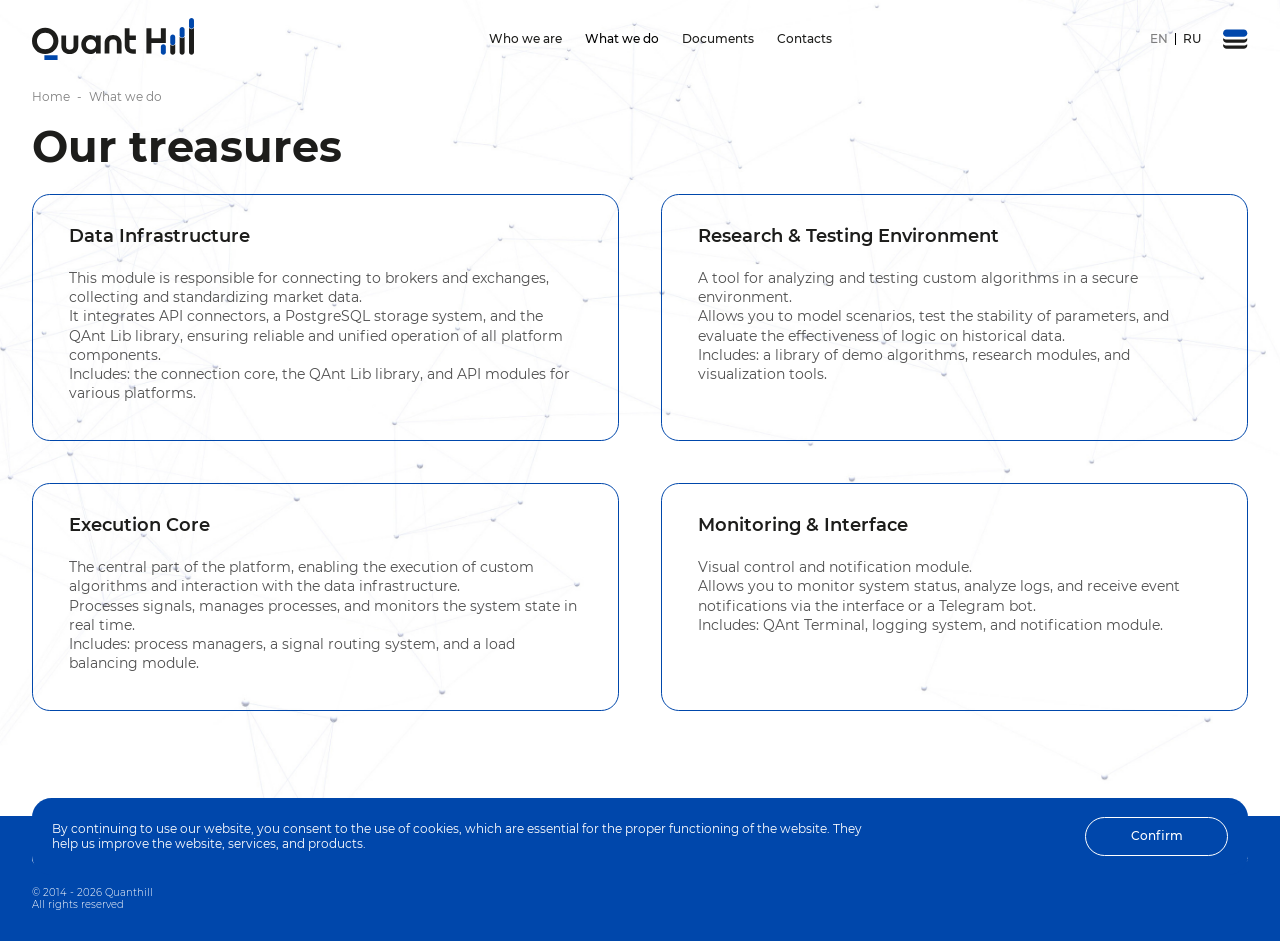
<file: en/category/what-we-do/index.html>
<!DOCTYPE html>
<html lang="ru">

<head>
	<meta charset="UTF-8">
	<meta name="viewport" content="width=device-width, initial-scale=1.0">
	<meta name="format-detection" content="telephone=no">

	<link rel="shortcut icon" href="../../../wp-content/themes/qh/img/header/faviconQh.svg" type="image/svg+xml">

	<title>Quant Hill Strategies — Algorithmic Trend Strategies for Russian and Global Markets</title>

	<meta name="description" content="Explore Quant Hill’s active trend strategies: MoEx Trend for the Russian futures market, Bitcoin Hedge and CRYPTO Trend for digital assets, and US Trend for the US stock market.">
	<meta name="keywords" content="Quant Hill, investment strategies, MoEx Trend, Bitcoin Hedge, CRYPTO Trend, US Trend, algorithmic trading, trend strategies, digital assets, Russian market, US stock market">

	<link href="https://cdn.jsdelivr.net/npm/bootstrap@5.3.0/dist/css/bootstrap.min.css" rel="stylesheet">
	<link rel="stylesheet" href="https://cdn.jsdelivr.net/npm/@fancyapps/ui/dist/fancybox.css" />
	
	<link rel="preconnect" href="https://fonts.googleapis.com">
<link rel="preconnect" href="https://fonts.gstatic.com">
<link href="https://fonts.googleapis.com/css2?family=Inter:ital,opsz,wght@0,14..32,100..900;1,14..32,100..900&amp;display=swap" rel="stylesheet">
	<link href="https://fonts.googleapis.com/css2?family=Inria+Sans:ital,wght@0,300;0,400;0,700;1,300;1,400;1,700&amp;display=swap" rel="stylesheet">
	
	<link rel="stylesheet" href="../../../wp-content/themes/qh/css/style-1%EF%B9%96v=1766147344.css">

	<meta name='robots' content='max-image-preview:large' />
	<style>img:is([sizes="auto" i], [sizes^="auto," i]) { contain-intrinsic-size: 3000px 1500px }</style>
	<link rel="alternate" href="index.html" hreflang="en" />
<link rel="alternate" href="../../../ru/category/soft/index.html" hreflang="ru" />
<link rel="alternate" type="application/rss+xml" title="Quant Hill &raquo; What we do Category Feed" href="feed/index.rss" />
<script type="text/javascript">
/* <![CDATA[ */
window._wpemojiSettings = {"baseUrl":"https:\/\/s.w.org\/images\/core\/emoji\/15.0.3\/72x72\/","ext":".png","svgUrl":"https:\/\/s.w.org\/images\/core\/emoji\/15.0.3\/svg\/","svgExt":".svg","source":{"concatemoji":"https:\/\/qhill.ru\/wp-includes\/js\/wp-emoji-release.min.js?ver=6.7.2"}};
/*! This file is auto-generated */
!function(i,n){var o,s,e;function c(e){try{var t={supportTests:e,timestamp:(new Date).valueOf()};sessionStorage.setItem(o,JSON.stringify(t))}catch(e){}}function p(e,t,n){e.clearRect(0,0,e.canvas.width,e.canvas.height),e.fillText(t,0,0);var t=new Uint32Array(e.getImageData(0,0,e.canvas.width,e.canvas.height).data),r=(e.clearRect(0,0,e.canvas.width,e.canvas.height),e.fillText(n,0,0),new Uint32Array(e.getImageData(0,0,e.canvas.width,e.canvas.height).data));return t.every(function(e,t){return e===r[t]})}function u(e,t,n){switch(t){case"flag":return n(e,"\ud83c\udff3\ufe0f\u200d\u26a7\ufe0f","\ud83c\udff3\ufe0f\u200b\u26a7\ufe0f")?!1:!n(e,"\ud83c\uddfa\ud83c\uddf3","\ud83c\uddfa\u200b\ud83c\uddf3")&&!n(e,"\ud83c\udff4\udb40\udc67\udb40\udc62\udb40\udc65\udb40\udc6e\udb40\udc67\udb40\udc7f","\ud83c\udff4\u200b\udb40\udc67\u200b\udb40\udc62\u200b\udb40\udc65\u200b\udb40\udc6e\u200b\udb40\udc67\u200b\udb40\udc7f");case"emoji":return!n(e,"\ud83d\udc26\u200d\u2b1b","\ud83d\udc26\u200b\u2b1b")}return!1}function f(e,t,n){var r="undefined"!=typeof WorkerGlobalScope&&self instanceof WorkerGlobalScope?new OffscreenCanvas(300,150):i.createElement("canvas"),a=r.getContext("2d",{willReadFrequently:!0}),o=(a.textBaseline="top",a.font="600 32px Arial",{});return e.forEach(function(e){o[e]=t(a,e,n)}),o}function t(e){var t=i.createElement("script");t.src=e,t.defer=!0,i.head.appendChild(t)}"undefined"!=typeof Promise&&(o="wpEmojiSettingsSupports",s=["flag","emoji"],n.supports={everything:!0,everythingExceptFlag:!0},e=new Promise(function(e){i.addEventListener("DOMContentLoaded",e,{once:!0})}),new Promise(function(t){var n=function(){try{var e=JSON.parse(sessionStorage.getItem(o));if("object"==typeof e&&"number"==typeof e.timestamp&&(new Date).valueOf()<e.timestamp+604800&&"object"==typeof e.supportTests)return e.supportTests}catch(e){}return null}();if(!n){if("undefined"!=typeof Worker&&"undefined"!=typeof OffscreenCanvas&&"undefined"!=typeof URL&&URL.createObjectURL&&"undefined"!=typeof Blob)try{var e="postMessage("+f.toString()+"("+[JSON.stringify(s),u.toString(),p.toString()].join(",")+"));",r=new Blob([e],{type:"text/javascript"}),a=new Worker(URL.createObjectURL(r),{name:"wpTestEmojiSupports"});return void(a.onmessage=function(e){c(n=e.data),a.terminate(),t(n)})}catch(e){}c(n=f(s,u,p))}t(n)}).then(function(e){for(var t in e)n.supports[t]=e[t],n.supports.everything=n.supports.everything&&n.supports[t],"flag"!==t&&(n.supports.everythingExceptFlag=n.supports.everythingExceptFlag&&n.supports[t]);n.supports.everythingExceptFlag=n.supports.everythingExceptFlag&&!n.supports.flag,n.DOMReady=!1,n.readyCallback=function(){n.DOMReady=!0}}).then(function(){return e}).then(function(){var e;n.supports.everything||(n.readyCallback(),(e=n.source||{}).concatemoji?t(e.concatemoji):e.wpemoji&&e.twemoji&&(t(e.twemoji),t(e.wpemoji)))}))}((window,document),window._wpemojiSettings);
/* ]]> */
</script>
<style id='wp-emoji-styles-inline-css' type='text/css'>img.wp-smiley, img.emoji {
		display: inline !important;
		border: none !important;
		box-shadow: none !important;
		height: 1em !important;
		width: 1em !important;
		margin: 0 0.07em !important;
		vertical-align: -0.1em !important;
		background: none !important;
		padding: 0 !important;
	}
</style>
<link rel='stylesheet' id='wp-block-library-css' href='../../../wp-includes/css/dist/block-library/style.min%EF%B9%96ver=6.7.2.css' type='text/css' media='all' />
<style id='filebird-block-filebird-gallery-style-inline-css' type='text/css'>ul.filebird-block-filebird-gallery{margin:auto!important;padding:0!important;width:100%}ul.filebird-block-filebird-gallery.layout-grid{display:grid;grid-gap:20px;align-items:stretch;grid-template-columns:repeat(var(--columns),1fr);justify-items:stretch}ul.filebird-block-filebird-gallery.layout-grid li img{border:1px solid #ccc;box-shadow:2px 2px 6px 0 rgba(0,0,0,.3);height:100%;max-width:100%;-o-object-fit:cover;object-fit:cover;width:100%}ul.filebird-block-filebird-gallery.layout-masonry{-moz-column-count:var(--columns);-moz-column-gap:var(--space);column-gap:var(--space);-moz-column-width:var(--min-width);columns:var(--min-width) var(--columns);display:block;overflow:auto}ul.filebird-block-filebird-gallery.layout-masonry li{margin-bottom:var(--space)}ul.filebird-block-filebird-gallery li{list-style:none}ul.filebird-block-filebird-gallery li figure{height:100%;margin:0;padding:0;position:relative;width:100%}ul.filebird-block-filebird-gallery li figure figcaption{background:linear-gradient(0deg,rgba(0,0,0,.7),rgba(0,0,0,.3) 70%,transparent);bottom:0;box-sizing:border-box;color:#fff;font-size:.8em;margin:0;max-height:100%;overflow:auto;padding:3em .77em .7em;position:absolute;text-align:center;width:100%;z-index:2}ul.filebird-block-filebird-gallery li figure figcaption a{color:inherit}

</style>
<style id='classic-theme-styles-inline-css' type='text/css'>/*! This file is auto-generated */
.wp-block-button__link{color:#fff;background-color:#32373c;border-radius:9999px;box-shadow:none;text-decoration:none;padding:calc(.667em + 2px) calc(1.333em + 2px);font-size:1.125em}.wp-block-file__button{background:#32373c;color:#fff;text-decoration:none}
</style>
<style id='global-styles-inline-css' type='text/css'>:root{--wp--preset--aspect-ratio--square: 1;--wp--preset--aspect-ratio--4-3: 4/3;--wp--preset--aspect-ratio--3-4: 3/4;--wp--preset--aspect-ratio--3-2: 3/2;--wp--preset--aspect-ratio--2-3: 2/3;--wp--preset--aspect-ratio--16-9: 16/9;--wp--preset--aspect-ratio--9-16: 9/16;--wp--preset--color--black: #000000;--wp--preset--color--cyan-bluish-gray: #abb8c3;--wp--preset--color--white: #ffffff;--wp--preset--color--pale-pink: #f78da7;--wp--preset--color--vivid-red: #cf2e2e;--wp--preset--color--luminous-vivid-orange: #ff6900;--wp--preset--color--luminous-vivid-amber: #fcb900;--wp--preset--color--light-green-cyan: #7bdcb5;--wp--preset--color--vivid-green-cyan: #00d084;--wp--preset--color--pale-cyan-blue: #8ed1fc;--wp--preset--color--vivid-cyan-blue: #0693e3;--wp--preset--color--vivid-purple: #9b51e0;--wp--preset--gradient--vivid-cyan-blue-to-vivid-purple: linear-gradient(135deg,rgba(6,147,227,1) 0%,rgb(155,81,224) 100%);--wp--preset--gradient--light-green-cyan-to-vivid-green-cyan: linear-gradient(135deg,rgb(122,220,180) 0%,rgb(0,208,130) 100%);--wp--preset--gradient--luminous-vivid-amber-to-luminous-vivid-orange: linear-gradient(135deg,rgba(252,185,0,1) 0%,rgba(255,105,0,1) 100%);--wp--preset--gradient--luminous-vivid-orange-to-vivid-red: linear-gradient(135deg,rgba(255,105,0,1) 0%,rgb(207,46,46) 100%);--wp--preset--gradient--very-light-gray-to-cyan-bluish-gray: linear-gradient(135deg,rgb(238,238,238) 0%,rgb(169,184,195) 100%);--wp--preset--gradient--cool-to-warm-spectrum: linear-gradient(135deg,rgb(74,234,220) 0%,rgb(151,120,209) 20%,rgb(207,42,186) 40%,rgb(238,44,130) 60%,rgb(251,105,98) 80%,rgb(254,248,76) 100%);--wp--preset--gradient--blush-light-purple: linear-gradient(135deg,rgb(255,206,236) 0%,rgb(152,150,240) 100%);--wp--preset--gradient--blush-bordeaux: linear-gradient(135deg,rgb(254,205,165) 0%,rgb(254,45,45) 50%,rgb(107,0,62) 100%);--wp--preset--gradient--luminous-dusk: linear-gradient(135deg,rgb(255,203,112) 0%,rgb(199,81,192) 50%,rgb(65,88,208) 100%);--wp--preset--gradient--pale-ocean: linear-gradient(135deg,rgb(255,245,203) 0%,rgb(182,227,212) 50%,rgb(51,167,181) 100%);--wp--preset--gradient--electric-grass: linear-gradient(135deg,rgb(202,248,128) 0%,rgb(113,206,126) 100%);--wp--preset--gradient--midnight: linear-gradient(135deg,rgb(2,3,129) 0%,rgb(40,116,252) 100%);--wp--preset--font-size--small: 13px;--wp--preset--font-size--medium: 20px;--wp--preset--font-size--large: 36px;--wp--preset--font-size--x-large: 42px;--wp--preset--spacing--20: 0.44rem;--wp--preset--spacing--30: 0.67rem;--wp--preset--spacing--40: 1rem;--wp--preset--spacing--50: 1.5rem;--wp--preset--spacing--60: 2.25rem;--wp--preset--spacing--70: 3.38rem;--wp--preset--spacing--80: 5.06rem;--wp--preset--shadow--natural: 6px 6px 9px rgba(0, 0, 0, 0.2);--wp--preset--shadow--deep: 12px 12px 50px rgba(0, 0, 0, 0.4);--wp--preset--shadow--sharp: 6px 6px 0px rgba(0, 0, 0, 0.2);--wp--preset--shadow--outlined: 6px 6px 0px -3px rgba(255, 255, 255, 1), 6px 6px rgba(0, 0, 0, 1);--wp--preset--shadow--crisp: 6px 6px 0px rgba(0, 0, 0, 1);}:where(.is-layout-flex){gap: 0.5em;}:where(.is-layout-grid){gap: 0.5em;}body .is-layout-flex{display: flex;}.is-layout-flex{flex-wrap: wrap;align-items: center;}.is-layout-flex > :is(*, div){margin: 0;}body .is-layout-grid{display: grid;}.is-layout-grid > :is(*, div){margin: 0;}:where(.wp-block-columns.is-layout-flex){gap: 2em;}:where(.wp-block-columns.is-layout-grid){gap: 2em;}:where(.wp-block-post-template.is-layout-flex){gap: 1.25em;}:where(.wp-block-post-template.is-layout-grid){gap: 1.25em;}.has-black-color{color: var(--wp--preset--color--black) !important;}.has-cyan-bluish-gray-color{color: var(--wp--preset--color--cyan-bluish-gray) !important;}.has-white-color{color: var(--wp--preset--color--white) !important;}.has-pale-pink-color{color: var(--wp--preset--color--pale-pink) !important;}.has-vivid-red-color{color: var(--wp--preset--color--vivid-red) !important;}.has-luminous-vivid-orange-color{color: var(--wp--preset--color--luminous-vivid-orange) !important;}.has-luminous-vivid-amber-color{color: var(--wp--preset--color--luminous-vivid-amber) !important;}.has-light-green-cyan-color{color: var(--wp--preset--color--light-green-cyan) !important;}.has-vivid-green-cyan-color{color: var(--wp--preset--color--vivid-green-cyan) !important;}.has-pale-cyan-blue-color{color: var(--wp--preset--color--pale-cyan-blue) !important;}.has-vivid-cyan-blue-color{color: var(--wp--preset--color--vivid-cyan-blue) !important;}.has-vivid-purple-color{color: var(--wp--preset--color--vivid-purple) !important;}.has-black-background-color{background-color: var(--wp--preset--color--black) !important;}.has-cyan-bluish-gray-background-color{background-color: var(--wp--preset--color--cyan-bluish-gray) !important;}.has-white-background-color{background-color: var(--wp--preset--color--white) !important;}.has-pale-pink-background-color{background-color: var(--wp--preset--color--pale-pink) !important;}.has-vivid-red-background-color{background-color: var(--wp--preset--color--vivid-red) !important;}.has-luminous-vivid-orange-background-color{background-color: var(--wp--preset--color--luminous-vivid-orange) !important;}.has-luminous-vivid-amber-background-color{background-color: var(--wp--preset--color--luminous-vivid-amber) !important;}.has-light-green-cyan-background-color{background-color: var(--wp--preset--color--light-green-cyan) !important;}.has-vivid-green-cyan-background-color{background-color: var(--wp--preset--color--vivid-green-cyan) !important;}.has-pale-cyan-blue-background-color{background-color: var(--wp--preset--color--pale-cyan-blue) !important;}.has-vivid-cyan-blue-background-color{background-color: var(--wp--preset--color--vivid-cyan-blue) !important;}.has-vivid-purple-background-color{background-color: var(--wp--preset--color--vivid-purple) !important;}.has-black-border-color{border-color: var(--wp--preset--color--black) !important;}.has-cyan-bluish-gray-border-color{border-color: var(--wp--preset--color--cyan-bluish-gray) !important;}.has-white-border-color{border-color: var(--wp--preset--color--white) !important;}.has-pale-pink-border-color{border-color: var(--wp--preset--color--pale-pink) !important;}.has-vivid-red-border-color{border-color: var(--wp--preset--color--vivid-red) !important;}.has-luminous-vivid-orange-border-color{border-color: var(--wp--preset--color--luminous-vivid-orange) !important;}.has-luminous-vivid-amber-border-color{border-color: var(--wp--preset--color--luminous-vivid-amber) !important;}.has-light-green-cyan-border-color{border-color: var(--wp--preset--color--light-green-cyan) !important;}.has-vivid-green-cyan-border-color{border-color: var(--wp--preset--color--vivid-green-cyan) !important;}.has-pale-cyan-blue-border-color{border-color: var(--wp--preset--color--pale-cyan-blue) !important;}.has-vivid-cyan-blue-border-color{border-color: var(--wp--preset--color--vivid-cyan-blue) !important;}.has-vivid-purple-border-color{border-color: var(--wp--preset--color--vivid-purple) !important;}.has-vivid-cyan-blue-to-vivid-purple-gradient-background{background: var(--wp--preset--gradient--vivid-cyan-blue-to-vivid-purple) !important;}.has-light-green-cyan-to-vivid-green-cyan-gradient-background{background: var(--wp--preset--gradient--light-green-cyan-to-vivid-green-cyan) !important;}.has-luminous-vivid-amber-to-luminous-vivid-orange-gradient-background{background: var(--wp--preset--gradient--luminous-vivid-amber-to-luminous-vivid-orange) !important;}.has-luminous-vivid-orange-to-vivid-red-gradient-background{background: var(--wp--preset--gradient--luminous-vivid-orange-to-vivid-red) !important;}.has-very-light-gray-to-cyan-bluish-gray-gradient-background{background: var(--wp--preset--gradient--very-light-gray-to-cyan-bluish-gray) !important;}.has-cool-to-warm-spectrum-gradient-background{background: var(--wp--preset--gradient--cool-to-warm-spectrum) !important;}.has-blush-light-purple-gradient-background{background: var(--wp--preset--gradient--blush-light-purple) !important;}.has-blush-bordeaux-gradient-background{background: var(--wp--preset--gradient--blush-bordeaux) !important;}.has-luminous-dusk-gradient-background{background: var(--wp--preset--gradient--luminous-dusk) !important;}.has-pale-ocean-gradient-background{background: var(--wp--preset--gradient--pale-ocean) !important;}.has-electric-grass-gradient-background{background: var(--wp--preset--gradient--electric-grass) !important;}.has-midnight-gradient-background{background: var(--wp--preset--gradient--midnight) !important;}.has-small-font-size{font-size: var(--wp--preset--font-size--small) !important;}.has-medium-font-size{font-size: var(--wp--preset--font-size--medium) !important;}.has-large-font-size{font-size: var(--wp--preset--font-size--large) !important;}.has-x-large-font-size{font-size: var(--wp--preset--font-size--x-large) !important;}
:where(.wp-block-post-template.is-layout-flex){gap: 1.25em;}:where(.wp-block-post-template.is-layout-grid){gap: 1.25em;}
:where(.wp-block-columns.is-layout-flex){gap: 2em;}:where(.wp-block-columns.is-layout-grid){gap: 2em;}
:root :where(.wp-block-pullquote){font-size: 1.5em;line-height: 1.6;}
</style>
<link rel="https://api.w.org/" href="../../../wp-json/index.json" /><link rel="alternate" title="JSON" type="application/json" href="../../../wp-json/wp/v2/categories/26.json" /><link rel="EditURI" type="application/rsd+xml" title="RSD" href="https://qhill.ru/xmlrpc.php?rsd" />
<meta name="generator" content="WordPress 6.7.2" />

</head>

<body style="background: url('../../../wp-content/themes/qh/img/background3.jpg') no-repeat top center !important; background-size: cover !important;">

	<div class="cursor-dot"></div>
	<div class="cursor-dot-outline"></div>

	<nav class="navbar" id="header">
		<div class="container">
			<div class="w-100 d-flex justify-content-between align-items-center">
				<div class="navbar__left">
					<a class="navbar-brand" href="../../index.html">
						<img src="../../../wp-content/themes/qh/img/header/logo.svg" alt="лого quanthill">
					</a>
				</div>

				<ul class="navbar-nav d-none d-lg-flex"><li class='nav-item'><a class='nav-link ' href='../../who/index.html'>Who we are</a></li><li class='nav-item'><a class='nav-link active' href=''>What we do</a></li><li class='nav-item'><a class='nav-link ' href='../../documents/index.html'>Documents</a></li><li class='nav-item'><a class='nav-link ' href='../../get/index.html'>Contacts</a></li></ul>

				<div class="navbar__right d-flex align-items-center">
					<div class="navbar__links d-flex align-items-center">
						<!-- <a href="#" class="btn-1 navbar__btn" data-bs-toggle="modal" data-bs-target="#modal-book-a-call">Get in touch</a> -->
						<!--
						<a href="#" class="navbar__lk d-none d-sm-flex">
							<svg width="23" height="23" viewBox="0 0 23 23" fill="none" xmlns="http://www.w3.org/2000/svg">
								<path
									d="M0 22.5033H22.1244C22.1244 18.852 20.3578 15.6141 17.6267 13.6014C15.988 15.368 13.6506 16.4801 11.0573 16.4801C8.46397 16.4801 6.13146 15.368 4.48787 13.6014C1.76661 15.6141 0 18.852 0 22.5033Z"
									fill="#1D1D1B" />
								<path
									d="M11.062 14.9989C15.2038 14.9989 18.5614 11.6413 18.5614 7.49947C18.5614 3.35763 15.2038 0 11.062 0C6.92013 0 3.5625 3.35763 3.5625 7.49947C3.5625 11.6413 6.92013 14.9989 11.062 14.9989Z"
									fill="#0047AB" />
							</svg>
						</a>
						-->
					</div>
					<div class="navbar__lang d-none d-lg-flex align-items-center justify-content-center">
					    
												<a href="index.html" class="active">EN</a>
													<a href="../../../ru/category/soft/index.html" >RU</a>
											</div>
					<button class="navbar-toggler" type="button" data-bs-toggle="offcanvas" data-bs-target="#offcanvasNavbar"
						aria-controls="offcanvasNavbar">
						<span class="navbar-toggler-icon">
							<svg width="38" height="30" viewBox="0 0 38 30" fill="none" xmlns="http://www.w3.org/2000/svg">
								<path
									d="M31.6165 24.8976H5.63251C3.62209 24.8976 1.77691 24.1677 0.344832 22.9698C0.220902 23.4379 0.124512 23.9199 0.124512 24.4156C0.124512 27.4588 2.58934 29.9236 5.63251 29.9236H31.6165C34.6597 29.9236 37.1245 27.4588 37.1245 24.4156C37.1245 23.9061 37.0281 23.4242 36.9042 22.9698C35.4721 24.1677 33.6269 24.8976 31.6165 24.8976Z"
									fill="#1D1D1B" />
								<path
									d="M5.63251 20.7666H31.6165C34.6597 20.7666 37.1245 18.3017 37.1245 15.2586C37.1245 14.7491 37.0281 14.2671 36.9042 13.8127C35.4721 15.0107 33.6269 15.7405 31.6165 15.7405H5.63251C3.62209 15.7405 1.77691 15.0107 0.344832 13.8127C0.220902 14.2809 0.124512 14.7628 0.124512 15.2586C0.124512 18.3017 2.58934 20.7666 5.63251 20.7666Z"
									fill="#1D1D1B" />
								<path
									d="M5.63251 11.5957H31.6165C34.6597 11.5957 37.1245 9.1309 37.1245 6.08773C37.1245 3.04456 34.6597 0.579727 31.6165 0.579727H5.63251C2.58934 0.579727 0.124512 3.04456 0.124512 6.08773C0.124512 9.1309 2.58934 11.5957 5.63251 11.5957Z"
									fill="#0047AB" />
							</svg>
						</span>
					</button>
					<div class="offcanvas offcanvas-end" tabindex="-1" id="offcanvasNavbar"
						aria-labelledby="offcanvasNavbarLabel">
						<div class="offcanvas-header d-flex justify-content-sm-end justify-content-between">
							<a href="#" class="offcanvas__logo d-sm-none">
								<img src="../../../wp-content/themes/qh/img/header/logo-light.svg" alt="logo">
							</a>
							<button type="button" class="btn-close" data-bs-dismiss="offcanvas" aria-label="Закрыть">
								<svg width="26" height="26" viewBox="0 0 26 26" fill="none" xmlns="http://www.w3.org/2000/svg">
									<path
										d="M20.08 14.42L14.42 20.08L19.18 24.84C20.74 26.4 23.27 26.4 24.84 24.84C26.4 23.28 26.4 20.75 24.84 19.18L20.08 14.42Z"
										fill="white" />
									<path
										d="M5.93 11.59L11.59 5.93L6.83 1.17C5.27 -0.39 2.73 -0.39 1.17 1.17C-0.39 2.73 -0.39 5.27 1.17 6.83L5.93 11.59Z"
										fill="white" />
									<path
										d="M24.84 1.17C23.28 -0.39 20.75 -0.39 19.18 1.17L1.17 19.18C-0.39 20.74 -0.39 23.27 1.17 24.84C2.73 26.4 5.26 26.4 6.83 24.84L24.84 6.83C26.4 5.27 26.4 2.74 24.84 1.17Z"
										fill="white" />
								</svg>
							</button>
						</div>
						<div class="offcanvas-body d-flex flex-column justify-content-between align-items-start main-navigation">
							<ul class="navbar-nav"><li class='nav-item'><a class='nav-link ' href='../../who/index.html'>Who we are</a></li><li class='nav-item'><a class='nav-link active' href=''>What we do</a></li><li class='nav-item'><a class='nav-link ' href='../../documents/index.html'>Documents</a></li><li class='nav-item'><a class='nav-link ' href='../../get/index.html'>Contacts</a></li></ul>							<div class="offcanvas__group d-flex flex-column align-items-start">
								<!--
								<a href="#" class="btn-1 navbar__btn">
									<span>Личный кабинет</span>
									<svg width="23" height="23" viewBox="0 0 23 23" fill="none" xmlns="http://www.w3.org/2000/svg">
										<path
											d="M0 22.5033H22.1244C22.1244 18.852 20.3578 15.614 17.6267 13.6014C15.988 15.368 13.6506 16.4801 11.0573 16.4801C8.46397 16.4801 6.13146 15.368 4.48787 13.6014C1.76661 15.614 0 18.852 0 22.5033Z"
											fill="white" />
										<path
											d="M11.0622 14.9989C15.2041 14.9989 18.5617 11.6413 18.5617 7.49947C18.5617 3.35763 15.2041 0 11.0622 0C6.92037 0 3.56274 3.35763 3.56274 7.49947C3.56274 11.6413 6.92037 14.9989 11.0622 14.9989Z"
											fill="white" />
									</svg>
								</a>
								-->
								<div class="navbar__lang d-flex align-items-center">
								    
								    <a href="https://quanthill.kg/en/" target="_blank" class="active">EN</a>
									<a href="../../../ru/category/soft/index.html" >RU</a>
								    <!--
									<a href="https://qhill.ru/en/category/what-we-do/" class="active">EN</a>
									<a href="https://qhill.ru/ru/category/soft/" >RU</a>
																					-->
								</div>

								<div class="navbar__contacts d-flex align-items-sm-center flex-column flex-sm-row align-items-start">
									<a href="tel:88006003887" class="navbar__phone">8 (800) 600-38-87</a>
									<a href="mailto:info@qhill.store" class="navbar__mail">info@qhill.store</a>

								</div>

								<div class="navbar__contacts">
									<!--
									<a href="https://t.me/quanthillpublic" target="_blank" rel="nofollow" class="navbar__social">
										<img src="https://qhill.ru/wp-content/themes/qh/img/header/tg.svg" alt="телеграм">
									</a>
									
									<a href="https://vk.com/quanthill" target="_blank" rel="nofollow" class="navbar__social">
										<img src="https://qhill.ru/wp-content/themes/qh/img/header/vk.svg" alt="vk">
									</a>
									<a href="https://x.com/QuantHill_" target="_blank" rel="nofollow" class="navbar__social">
										<img src="https://qhill.ru/wp-content/themes/qh/img/header/x.svg" alt="x">
									</a>
									<a href="https://www.youtube.com/@quanthill" target="_blank" rel="nofollow" class="navbar__social">
										<img src="https://qhill.ru/wp-content/themes/qh/img/header/YouTube.svg" alt="YouTube">
									</a>
									-->
								</div>

							</div>
						</div>
					</div>
				</div>
			</div>
		</div>
	</nav><style>html, body {
	height: 100% !important;
	}

	.wrapper {
	display: flex !important;
	flex-direction: column !important;
	min-height: 100vh !important;
	}

	main {
	flex: 1 !important;
	}
</style>

<div class="wrapper">
<main class="what-page">

    <div class="breadcrumbs"><div class="container"><nav aria-label="breadcrumb" style="--bs-breadcrumb-divider: ' - ';"><ol class="breadcrumb"><li class="breadcrumb-item" itemprop="itemListElement" itemscope="" itemtype="http://schema.org/ListItem">
                    <a itemprop="item" href="../../index.html"><span itemprop="name">Home</span></a>
                    <meta itemprop="position" content="1">
                  </li><li class="breadcrumb-item active">What we do</li></ol></nav></div></div>
    <div class="graph-anim"></div>

    		<!-- Модальное окно (request) -->
		<div class="modal fade" id="modal-request" tabindex="-1" aria-labelledby="exampleModalLabel" aria-hidden="true">
			<button type="button" class="btn-close" data-bs-dismiss="modal" aria-label="Закрыть"></button>
			<div class="modal-dialog modal-dialog-centered">
				<div class="modal-content">
					<div class="modal-body">
						<p class="modal__title mb-lg-4">Request access</p>
						<form class="modal__form smtp_form">
							<div class="mb-lg-4">
								<input type="text" required name="name" class="form-control modal__input" id="" aria-describedby="" placeholder="Full name">
							</div>
							<div class="mb-lg-4">
								<input type="text" class="form-control modal__input" id="" aria-describedby=""
									placeholder="Name of Company or Individual Represented" name="company">
							</div>
							<div class="mb-lg-4">
								<input type="text" class="form-control modal__input" id="" aria-describedby=""
									placeholder="City / Country" name="city">
							</div>
							<div class="mb-lg-4">
								<input type="email" class="form-control modal__input" id="" aria-describedby="" placeholder="Email"
									name="email">
							</div>
							<div class="mb-lg-4">
								<input type="text" name="phone" class="form-control modal__input" value="" placeholder="Phone" required>
								<input type="hidden" name="action" value="form_callback">
								<input type="hidden" name="form_name" value="Request access">
							</div>
							<button type="submit" class="btn-1 modal__send">Send</button>

						</form>
					</div>
				</div>
			</div>
		</div>
    <section class="treasures section-first">
        <div class="container">
            <div class="row mb-sm-4 mb-3">
                <div class="col-12">
                    <h1 class="title-page text-center text-sm-start"><p>Our treasures</p>
</h1>
                </div>
            </div>
            <div class="row g-lg-5 g-4">

                                    <div class="col-sm-6">
                        <div
                            class="treasures__item item d-flex flex-column justify-content-between text-center text-sm-start align-items-sm-start align-items-center">
                            <div class="treasures__group d-flex flex-column align-items-center align-items-sm-start">
                                <div class="item-title">
                                    <p class="treasures__name name">Data Infrastructure</p>
                                </div>
                                <div class="treasures__text text item-text mt-lg-2 mt-sm-3 mt-2">
                                    <p><p>This module is responsible for connecting to brokers and exchanges, collecting and standardizing market data.<br />
It integrates API connectors, a PostgreSQL storage system, and the QAnt Lib library, ensuring reliable and unified operation of all platform components.<br />
Includes: the connection core, the QAnt Lib library, and API modules for various platforms.</p>
</p>
                                </div>
                            </div>
                            <!--<a href="https://qhill.ru/en/what-we-do/bitcoin-hadge-strategy/" class="treasures__btn item-btn btn-1 mt-3">Learn more</a>-->
                        </div>
                    </div>
                                    <div class="col-sm-6">
                        <div
                            class="treasures__item item d-flex flex-column justify-content-between text-center text-sm-start align-items-sm-start align-items-center">
                            <div class="treasures__group d-flex flex-column align-items-center align-items-sm-start">
                                <div class="item-title">
                                    <p class="treasures__name name">Research &#038; Testing Environment</p>
                                </div>
                                <div class="treasures__text text item-text mt-lg-2 mt-sm-3 mt-2">
                                    <p><p>A tool for analyzing and testing custom algorithms in a secure environment.<br />
Allows you to model scenarios, test the stability of parameters, and evaluate the effectiveness of logic on historical data.<br />
Includes: a library of demo algorithms, research modules, and visualization tools.</p>
</p>
                                </div>
                            </div>
                            <!--<a href="https://qhill.ru/en/what-we-do/us-trand-strategy/" class="treasures__btn item-btn btn-1 mt-3">Learn more</a>-->
                        </div>
                    </div>
                                    <div class="col-sm-6">
                        <div
                            class="treasures__item item d-flex flex-column justify-content-between text-center text-sm-start align-items-sm-start align-items-center">
                            <div class="treasures__group d-flex flex-column align-items-center align-items-sm-start">
                                <div class="item-title">
                                    <p class="treasures__name name">Execution Core</p>
                                </div>
                                <div class="treasures__text text item-text mt-lg-2 mt-sm-3 mt-2">
                                    <p><p>The central part of the platform, enabling the execution of custom algorithms and interaction with the data infrastructure.<br />
Processes signals, manages processes, and monitors the system state in real time.<br />
Includes: process managers, a signal routing system, and a load balancing module.</p>
</p>
                                </div>
                            </div>
                            <!--<a href="https://qhill.ru/en/what-we-do/crypto-trend-strategy/" class="treasures__btn item-btn btn-1 mt-3">Learn more</a>-->
                        </div>
                    </div>
                                    <div class="col-sm-6">
                        <div
                            class="treasures__item item d-flex flex-column justify-content-between text-center text-sm-start align-items-sm-start align-items-center">
                            <div class="treasures__group d-flex flex-column align-items-center align-items-sm-start">
                                <div class="item-title">
                                    <p class="treasures__name name">Monitoring &#038; Interface</p>
                                </div>
                                <div class="treasures__text text item-text mt-lg-2 mt-sm-3 mt-2">
                                    <p><p>Visual control and notification module.<br />
Allows you to monitor system status, analyze logs, and receive event notifications via the interface or a Telegram bot.<br />
Includes: QAnt Terminal, logging system, and notification module.</p>
</p>
                                </div>
                            </div>
                            <!--<a href="https://qhill.ru/en/what-we-do/moex-trend-strategy/" class="treasures__btn item-btn btn-1 mt-3">Learn more</a>-->
                        </div>
                    </div>
                



            </div>
        </div>
    </section>

</main>

		<!-- Модальное окно (modal-agreement) -->
		<!--noindex--><div class="modal fade" id="modal-agreement" tabindex="-1" aria-labelledby="exampleModalLabel" aria-hidden="true">
			<button type="button" class="btn-close" data-bs-dismiss="modal" aria-label="Закрыть"></button>
			<div class="modal-dialog modal-dialog-centered">
				<div class="modal-content">
					<div class="modal-body">
						<p class="modal__title mb-lg-4">Legal notice</p>
						<div class="modal__form text">
							
													<p dir="ltr"><strong>General Provisions</strong></p>

							<p dir="ltr">The information published on this website is provided for informational purposes only and is not intended to, and shall not be considered as:</p>

							<ul style="list-style: disc; margin-left: 17px;">
								<li aria-level="1" dir="ltr">
								<p dir="ltr" role="presentation">an offer for sale or an invitation to acquire securities, units, or any other investment products;</p>
								</li>
								<li aria-level="1" dir="ltr">
								<p dir="ltr" role="presentation">individual investment, tax, legal, or financial advice;</p>
								</li>
								<li aria-level="1" dir="ltr">
								<p dir="ltr" role="presentation">an offer to enter into an investment agreement.</p>
								</li>
							</ul>

							<p dir="ltr">By accessing the information on this website, you confirm that you:</p>

							<ul style="list-style: disc; margin-left: 17px;">
								<li aria-level="1" dir="ltr">
								<p dir="ltr" role="presentation">possess the necessary legal status and authority to review such information;</p>
								</li>
								<li aria-level="1" dir="ltr">
								<p dir="ltr" role="presentation">meet the criteria of an investor in accordance with applicable law;</p>
								</li>
								<li aria-level="1" dir="ltr">
								<p dir="ltr" role="presentation">act independently, without direct or indirect instructions from LLC &ldquo;Quant Hill.&rdquo;</p>
								</li>
							</ul>

							<p dir="ltr">&nbsp;</p>

							<p dir="ltr"><strong>Investment Risks</strong></p>

							<p dir="ltr">Investing involves significant risks, including but not limited to:</p>

							<ul style="list-style: disc; margin-left: 17px;">
								<li aria-level="1" dir="ltr">
								<p dir="ltr" role="presentation">market, credit, currency, and liquidity risks;</p>
								</li>
								<li aria-level="1" dir="ltr">
								<p dir="ltr" role="presentation">operational and legal risks;</p>
								</li>
								<li aria-level="1" dir="ltr">
								<p dir="ltr" role="presentation">concentration risk and the risk of complete loss of invested capital.</p>
								</li>
							</ul>

							<p dir="ltr">Before making any investment decisions, an investor must independently assess all risks and, if necessary, seek advice from professional advisors. LLC Quant Hill does not guarantee the preservation of invested funds or the receipt of income. Past investment performance is not indicative of future results.</p>

							<p dir="ltr"><strong>Limitation of Liability</strong></p>

							<p dir="ltr">LLC Quant Hill shall not be liable for:</p>

							<ul style="list-style: disc; margin-left: 17px;">
								<li aria-level="1" dir="ltr">
								<p dir="ltr" role="presentation">the relevance, accuracy, and completeness of the information published on the website, except for information concerning the organization itself;</p>
								</li>
								<li aria-level="1" dir="ltr">
								<p dir="ltr" role="presentation">possible failures or errors in the operation of the website;</p>
								</li>
								<li aria-level="1" dir="ltr">
								<p dir="ltr" role="presentation">any losses or damages arising from the use of the website or the inability to use it.</p>
								</li>
							</ul>


												</div>
					</div>
				</div>
			</div>
		</div><!--/noindex--><!-- Модальное окно (Book a call) -->
<div class="modal fade" id="modal-book-a-call" tabindex="-1" aria-labelledby="exampleModalLabel" aria-hidden="true">
	<button type="button" class="btn-close" data-bs-dismiss="modal" aria-label="Закрыть"></button>
	<div class="modal-dialog modal-dialog-centered">
		<div class="modal-content">
			<div class="modal-body">
				<p class="modal__title mb-lg-4">Book a call</p>
				<form class="modal__form smtp_form">
					<div class="mb-lg-4">
						<input type="text" name="name" required class="form-control modal__input" id="" aria-describedby="" placeholder="Full name">
					</div>
					<div class="mb-lg-4">
						<input type="text" class="form-control modal__input" id="" aria-describedby=""
							placeholder="Name of Company or Individual Represented" name="company">
					</div>
					<div class="mb-lg-4">
						<input type="text" class="form-control modal__input" id="" aria-describedby=""
							placeholder="City / Country" name="city">
					</div>
					<div class="mb-lg-4">
						<input type="email" class="form-control modal__input" id="" aria-describedby="" placeholder="Email"
							name="email">
					</div>
					<div class="mb-lg-4">
						<input type="text" name="phone" class="form-control modal__input" value="" placeholder="Phone" required>
					</div>
					<input type="hidden" name="action" value="form_callback">
					<input type="hidden" name="form_name" value="Book a call">
					<button type="submit" class="btn-1 modal__send">Send</button>
				</form>
			</div>
		</div>
	</div>
</div>
	<!-- cookie -->
	<div class="cookie">
		<div class="container">
			<div
				class="cookie__wrap d-flex align-items-sm-center justify-content-between flex-column flex-sm-row align-items-start">
				<div class="cookie__text text">
										<p>By continuing to use our website, you consent to the use of cookies, which are essential for the proper functioning of the website. They help us improve the website, services, and products.</p>
									</div>
								<a href="#" class="cookie__btn btn-2">Confirm</a>
							</div>
		</div>
	</div>


<footer class="footer">
	<div class="footer-top">
		<div class="container">
			<div class="row">
				<div class="col-12 d-flex justify-content-between align-items-center flex-column flex-sm-row flex-wrap">
					<div class="footer-top__left">
						<a href="../../../ru/index.html" class="footer-top__logo">
							<img src="../../../wp-content/themes/qh/img/footer/logo.svg" alt="logo quanthill">
						</a>
					</div>
					<ul class="nav"><li class='nav-item'><a class='nav-link ' href='../../who/index.html'>Who we are</a></li><li class='nav-item'><a class='nav-link active' href=''>What we do</a></li><li class='nav-item'><a class='nav-link ' href='../../get/index.html'>Contacts</a></li><li class='nav-item'><a class='nav-link ' href='../../documents/index.html'>Documents</a></li></ul>					<div class="footer-top__right d-flex align-items-center">
						<div class="footer-top__group d-flex align-items-start">
							<a href="tel:88006003887" class="footer-top__phone">8 (800) 600-38-87</a>
							<a href="mailto:info@qhill.store" class="footer-top__mail">info@qhill.store</a>

						</div>
					</div>
				</div>
			</div>
			<div class="row footer-bottom">
				<div class="col-12 d-flex justify-content-between align-items-center flex-column flex-lg-row">
					<p class="footer-bottom__copyright">© 2014 - 2026 Quanthill <br>All rights reserved</p>
<!--
					<div class="footer-bottom__links d-flex align-items-center flex-column flex-lg-row">
						<a href="#" data-bs-toggle="modal" data-bs-target="#modal-agreement">Legal notice</a>
					</div>
-->
					<div class="footer-bottom__links d-flex align-items-center flex-column flex-lg-row"></div>					<div class="footer-bottom__right d-flex align-items-center">
<!-- 
                        <p class="footer-bottom__legal d-none">Telegram</p>
                        <a href="https://t.me/quanthillpublic" target="_blank" rel="nofollow" class="footer-bottom__social">
                            <img src="https://qhill.ru/wp-content/themes/qh/img/header/tg.svg" alt="telegram">
                        </a> -->
<!--
						<p class="footer-bottom__legal d-none">VK</p>
						<a href="https://vk.com/quanthill" target="_blank" rel="nofollow" class="footer-bottom__social">
							<img src="https://qhill.ru/wp-content/themes/qh/img/header/vk.svg" alt="vk">
						</a>

						<p class="footer-bottom__legal d-none">X</p>
						<a href="https://x.com/QuantHill_" target="_blank" rel="nofollow" class="footer-bottom__social">
							<img src="https://qhill.ru/wp-content/themes/qh/img/header/x.svg" alt="x">
						</a>

						<p class="footer-bottom__legal d-none">YouTube</p>
						<a href="https://www.youtube.com/@quanthill" target="_blank" rel="nofollow" class="footer-bottom__social">
							<img src="https://qhill.ru/wp-content/themes/qh/img/header/YouTube.svg" alt="YouTube">
						</a>
-->
					</div>
				</div>
			</div>
		</div>
	</div>
</footer>

<div class="modal fade" id="tnxModal" tabindex="-1" aria-labelledby="exampleModalLabel" aria-hidden="true">
	<button type="button" class="btn-close" data-bs-dismiss="modal" aria-label="Закрыть">X</button>
	<div class="modal-dialog modal-dialog-centered">
		<div class="modal-content">
			<div class="modal-body">
				<p class="modal__title mb-lg-4">Thank you</p>
				
			</div>
		</div>
	</div>
</div>

<script src="https://cdn.jsdelivr.net/npm/bootstrap@5.3.0/dist/js/bootstrap.bundle.min.js"></script>
<script src="../../../wp-content/themes/qh/js/jquery-3.7.1.min.js"></script>
<script src="../../../wp-content/themes/qh/js/three.min.js"></script>
<script src="../../../wp-content/themes/qh/js/vanta.net.min.js"></script>
<script src="../../../wp-content/themes/qh/js/slick.min.js"></script>
<script src="https://cdn.jsdelivr.net/npm/@fancyapps/ui/dist/fancybox.umd.js"></script>
<script src="../../../wp-content/themes/qh/js/select2.min.js"></script>
<script src="../../../wp-content/themes/qh/js/phone-masks.js"></script>
<script src="../../../wp-content/themes/qh/js/mask.js"></script>


<script src="../../../wp-content/themes/qh/js/script-2%EF%B9%96v=1766147344.js"></script>

<script>
	Fancybox.bind('[data-fancybox="images"]', {

	});
</script>
<script>
	document.addEventListener('DOMContentLoaded', function() {
		const tables = document.querySelectorAll('table');
		tables.forEach(function(table) {
			table.classList.add('table', 'table-bordered', 'table-responsive');
		});
	});
</script>




<!-- липкий сайдбар -->
<script src="../../../wp-content/themes/qh/js/theia-sticky-sidebar.min.js"></script>
<script src="../../../wp-content/themes/qh/js/ResizeSensor.min.js"></script>
<script type="text/javascript">
	jQuery(document).ready(function () {
		jQuery('.content, .news-sidebar').theiaStickySidebar({
			additionalMarginTop: 100,
		});
	});
</script>
	<!-- end -->
	
	<script>
	document.querySelectorAll('.glossary__letters a[href^="#"]').forEach(anchor => {
  anchor.addEventListener('click', function (e) {
    e.preventDefault();

    const target = document.querySelector(this.getAttribute('href'));
    const headerOffset = 80;
    const elementPosition = target.getBoundingClientRect().top;
    const offsetPosition = elementPosition + window.pageYOffset - headerOffset;

    window.scrollTo({
      top: offsetPosition,
      behavior: "smooth"
    });
  });
});
	</script>

</body>

</html></div>
</file>
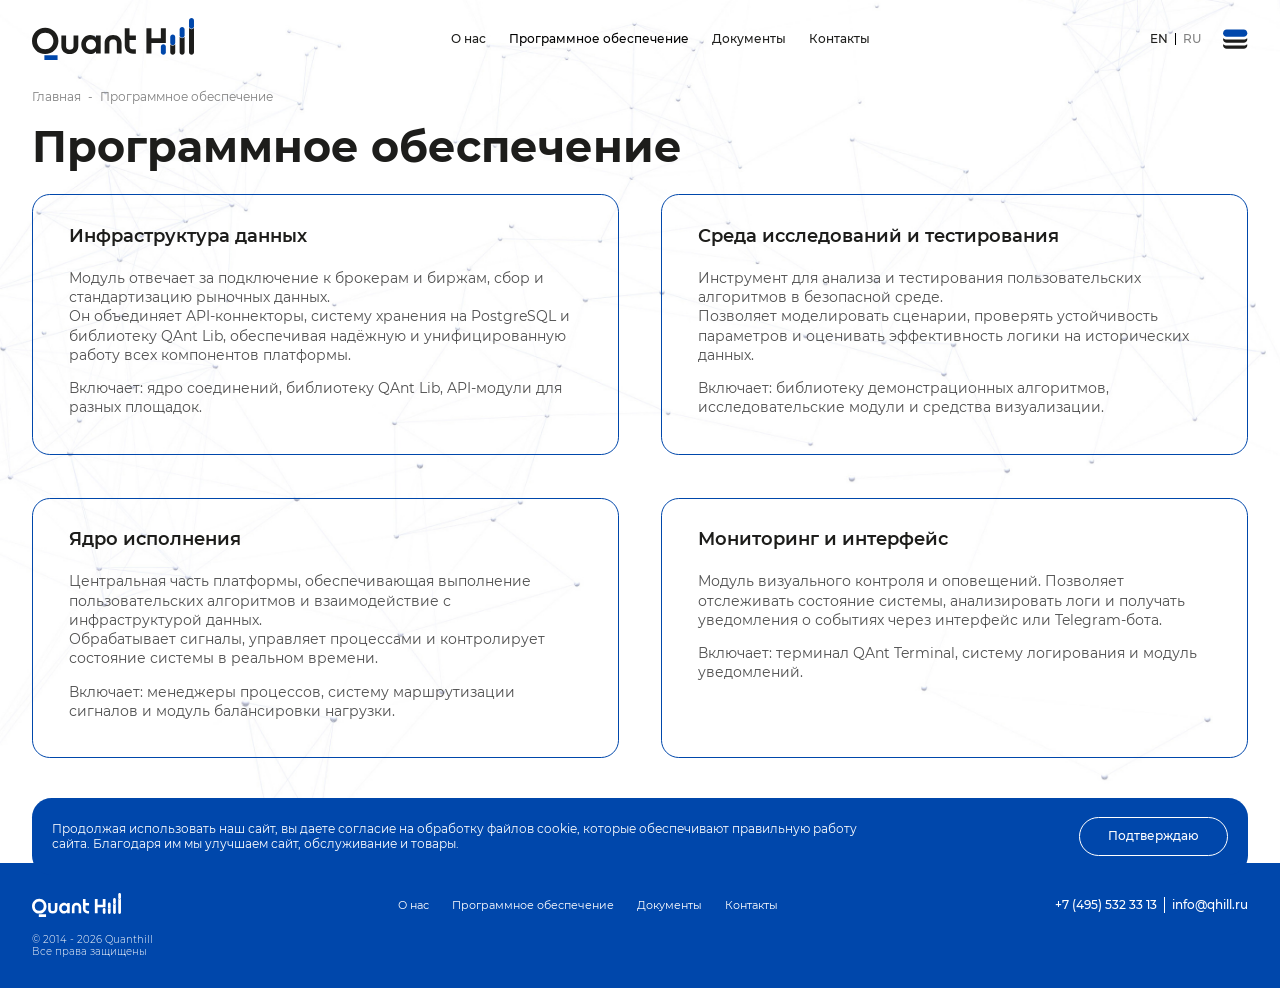
<file: ru/category/soft/index.html>
<!DOCTYPE html>
<html lang="ru">

<head>
	<meta charset="UTF-8">
	<meta name="viewport" content="width=device-width, initial-scale=1.0">
	<meta name="format-detection" content="telephone=no">

	<link rel="shortcut icon" href="../../../wp-content/themes/qh/img/header/faviconQh.svg" type="image/svg+xml">

	<title>Стратегии Квант Хилл — Алгоритмические трендовые стратегии для российского и международного рынков</title>

	<meta name="description" content="Ознакомьтесь с активными трендовыми стратегиями Quant Hill: MoEx Trend для российского рынка фьючерсов, Bitcoin Hedge и CRYPTO Trend для цифровых активов, US Trend для американского фондового рынка">
	<meta name="keywords" content="Quant Hill, инвестиционные стратегии, MoEx Trend, Bitcoin Hedge, CRYPTO Trend, US Trend, алгоритмическая торговля, трендовые стратегии, цифровые активы, российский рынок, фондовый рынок США">

	<link href="https://cdn.jsdelivr.net/npm/bootstrap@5.3.0/dist/css/bootstrap.min.css" rel="stylesheet">
	<link rel="stylesheet" href="https://cdn.jsdelivr.net/npm/@fancyapps/ui/dist/fancybox.css" />
	
	<link rel="preconnect" href="https://fonts.googleapis.com">
<link rel="preconnect" href="https://fonts.gstatic.com">
<link href="https://fonts.googleapis.com/css2?family=Inter:ital,opsz,wght@0,14..32,100..900;1,14..32,100..900&amp;display=swap" rel="stylesheet">
	<link href="https://fonts.googleapis.com/css2?family=Inria+Sans:ital,wght@0,300;0,400;0,700;1,300;1,400;1,700&amp;display=swap" rel="stylesheet">
	
	<link rel="stylesheet" href="../../../wp-content/themes/qh/css/style-1%EF%B9%96v=1766147344.css">

	<meta name='robots' content='max-image-preview:large' />
	<style>img:is([sizes="auto" i], [sizes^="auto," i]) { contain-intrinsic-size: 3000px 1500px }</style>
	<link rel="alternate" href="../../../en/category/what-we-do/index.html" hreflang="en" />
<link rel="alternate" href="index.html" hreflang="ru" />
<link rel="alternate" type="application/rss+xml" title="Quant Hill &raquo; Лента рубрики Программное обеспечение" href="feed/index.rss" />
<script type="text/javascript">
/* <![CDATA[ */
window._wpemojiSettings = {"baseUrl":"https:\/\/s.w.org\/images\/core\/emoji\/15.0.3\/72x72\/","ext":".png","svgUrl":"https:\/\/s.w.org\/images\/core\/emoji\/15.0.3\/svg\/","svgExt":".svg","source":{"concatemoji":"https:\/\/qhill.ru\/wp-includes\/js\/wp-emoji-release.min.js?ver=6.7.2"}};
/*! This file is auto-generated */
!function(i,n){var o,s,e;function c(e){try{var t={supportTests:e,timestamp:(new Date).valueOf()};sessionStorage.setItem(o,JSON.stringify(t))}catch(e){}}function p(e,t,n){e.clearRect(0,0,e.canvas.width,e.canvas.height),e.fillText(t,0,0);var t=new Uint32Array(e.getImageData(0,0,e.canvas.width,e.canvas.height).data),r=(e.clearRect(0,0,e.canvas.width,e.canvas.height),e.fillText(n,0,0),new Uint32Array(e.getImageData(0,0,e.canvas.width,e.canvas.height).data));return t.every(function(e,t){return e===r[t]})}function u(e,t,n){switch(t){case"flag":return n(e,"\ud83c\udff3\ufe0f\u200d\u26a7\ufe0f","\ud83c\udff3\ufe0f\u200b\u26a7\ufe0f")?!1:!n(e,"\ud83c\uddfa\ud83c\uddf3","\ud83c\uddfa\u200b\ud83c\uddf3")&&!n(e,"\ud83c\udff4\udb40\udc67\udb40\udc62\udb40\udc65\udb40\udc6e\udb40\udc67\udb40\udc7f","\ud83c\udff4\u200b\udb40\udc67\u200b\udb40\udc62\u200b\udb40\udc65\u200b\udb40\udc6e\u200b\udb40\udc67\u200b\udb40\udc7f");case"emoji":return!n(e,"\ud83d\udc26\u200d\u2b1b","\ud83d\udc26\u200b\u2b1b")}return!1}function f(e,t,n){var r="undefined"!=typeof WorkerGlobalScope&&self instanceof WorkerGlobalScope?new OffscreenCanvas(300,150):i.createElement("canvas"),a=r.getContext("2d",{willReadFrequently:!0}),o=(a.textBaseline="top",a.font="600 32px Arial",{});return e.forEach(function(e){o[e]=t(a,e,n)}),o}function t(e){var t=i.createElement("script");t.src=e,t.defer=!0,i.head.appendChild(t)}"undefined"!=typeof Promise&&(o="wpEmojiSettingsSupports",s=["flag","emoji"],n.supports={everything:!0,everythingExceptFlag:!0},e=new Promise(function(e){i.addEventListener("DOMContentLoaded",e,{once:!0})}),new Promise(function(t){var n=function(){try{var e=JSON.parse(sessionStorage.getItem(o));if("object"==typeof e&&"number"==typeof e.timestamp&&(new Date).valueOf()<e.timestamp+604800&&"object"==typeof e.supportTests)return e.supportTests}catch(e){}return null}();if(!n){if("undefined"!=typeof Worker&&"undefined"!=typeof OffscreenCanvas&&"undefined"!=typeof URL&&URL.createObjectURL&&"undefined"!=typeof Blob)try{var e="postMessage("+f.toString()+"("+[JSON.stringify(s),u.toString(),p.toString()].join(",")+"));",r=new Blob([e],{type:"text/javascript"}),a=new Worker(URL.createObjectURL(r),{name:"wpTestEmojiSupports"});return void(a.onmessage=function(e){c(n=e.data),a.terminate(),t(n)})}catch(e){}c(n=f(s,u,p))}t(n)}).then(function(e){for(var t in e)n.supports[t]=e[t],n.supports.everything=n.supports.everything&&n.supports[t],"flag"!==t&&(n.supports.everythingExceptFlag=n.supports.everythingExceptFlag&&n.supports[t]);n.supports.everythingExceptFlag=n.supports.everythingExceptFlag&&!n.supports.flag,n.DOMReady=!1,n.readyCallback=function(){n.DOMReady=!0}}).then(function(){return e}).then(function(){var e;n.supports.everything||(n.readyCallback(),(e=n.source||{}).concatemoji?t(e.concatemoji):e.wpemoji&&e.twemoji&&(t(e.twemoji),t(e.wpemoji)))}))}((window,document),window._wpemojiSettings);
/* ]]> */
</script>
<style id='wp-emoji-styles-inline-css' type='text/css'>img.wp-smiley, img.emoji {
		display: inline !important;
		border: none !important;
		box-shadow: none !important;
		height: 1em !important;
		width: 1em !important;
		margin: 0 0.07em !important;
		vertical-align: -0.1em !important;
		background: none !important;
		padding: 0 !important;
	}
</style>
<link rel='stylesheet' id='wp-block-library-css' href='../../../wp-includes/css/dist/block-library/style.min%EF%B9%96ver=6.7.2.css' type='text/css' media='all' />
<style id='filebird-block-filebird-gallery-style-inline-css' type='text/css'>ul.filebird-block-filebird-gallery{margin:auto!important;padding:0!important;width:100%}ul.filebird-block-filebird-gallery.layout-grid{display:grid;grid-gap:20px;align-items:stretch;grid-template-columns:repeat(var(--columns),1fr);justify-items:stretch}ul.filebird-block-filebird-gallery.layout-grid li img{border:1px solid #ccc;box-shadow:2px 2px 6px 0 rgba(0,0,0,.3);height:100%;max-width:100%;-o-object-fit:cover;object-fit:cover;width:100%}ul.filebird-block-filebird-gallery.layout-masonry{-moz-column-count:var(--columns);-moz-column-gap:var(--space);column-gap:var(--space);-moz-column-width:var(--min-width);columns:var(--min-width) var(--columns);display:block;overflow:auto}ul.filebird-block-filebird-gallery.layout-masonry li{margin-bottom:var(--space)}ul.filebird-block-filebird-gallery li{list-style:none}ul.filebird-block-filebird-gallery li figure{height:100%;margin:0;padding:0;position:relative;width:100%}ul.filebird-block-filebird-gallery li figure figcaption{background:linear-gradient(0deg,rgba(0,0,0,.7),rgba(0,0,0,.3) 70%,transparent);bottom:0;box-sizing:border-box;color:#fff;font-size:.8em;margin:0;max-height:100%;overflow:auto;padding:3em .77em .7em;position:absolute;text-align:center;width:100%;z-index:2}ul.filebird-block-filebird-gallery li figure figcaption a{color:inherit}

</style>
<style id='classic-theme-styles-inline-css' type='text/css'>/*! This file is auto-generated */
.wp-block-button__link{color:#fff;background-color:#32373c;border-radius:9999px;box-shadow:none;text-decoration:none;padding:calc(.667em + 2px) calc(1.333em + 2px);font-size:1.125em}.wp-block-file__button{background:#32373c;color:#fff;text-decoration:none}
</style>
<style id='global-styles-inline-css' type='text/css'>:root{--wp--preset--aspect-ratio--square: 1;--wp--preset--aspect-ratio--4-3: 4/3;--wp--preset--aspect-ratio--3-4: 3/4;--wp--preset--aspect-ratio--3-2: 3/2;--wp--preset--aspect-ratio--2-3: 2/3;--wp--preset--aspect-ratio--16-9: 16/9;--wp--preset--aspect-ratio--9-16: 9/16;--wp--preset--color--black: #000000;--wp--preset--color--cyan-bluish-gray: #abb8c3;--wp--preset--color--white: #ffffff;--wp--preset--color--pale-pink: #f78da7;--wp--preset--color--vivid-red: #cf2e2e;--wp--preset--color--luminous-vivid-orange: #ff6900;--wp--preset--color--luminous-vivid-amber: #fcb900;--wp--preset--color--light-green-cyan: #7bdcb5;--wp--preset--color--vivid-green-cyan: #00d084;--wp--preset--color--pale-cyan-blue: #8ed1fc;--wp--preset--color--vivid-cyan-blue: #0693e3;--wp--preset--color--vivid-purple: #9b51e0;--wp--preset--gradient--vivid-cyan-blue-to-vivid-purple: linear-gradient(135deg,rgba(6,147,227,1) 0%,rgb(155,81,224) 100%);--wp--preset--gradient--light-green-cyan-to-vivid-green-cyan: linear-gradient(135deg,rgb(122,220,180) 0%,rgb(0,208,130) 100%);--wp--preset--gradient--luminous-vivid-amber-to-luminous-vivid-orange: linear-gradient(135deg,rgba(252,185,0,1) 0%,rgba(255,105,0,1) 100%);--wp--preset--gradient--luminous-vivid-orange-to-vivid-red: linear-gradient(135deg,rgba(255,105,0,1) 0%,rgb(207,46,46) 100%);--wp--preset--gradient--very-light-gray-to-cyan-bluish-gray: linear-gradient(135deg,rgb(238,238,238) 0%,rgb(169,184,195) 100%);--wp--preset--gradient--cool-to-warm-spectrum: linear-gradient(135deg,rgb(74,234,220) 0%,rgb(151,120,209) 20%,rgb(207,42,186) 40%,rgb(238,44,130) 60%,rgb(251,105,98) 80%,rgb(254,248,76) 100%);--wp--preset--gradient--blush-light-purple: linear-gradient(135deg,rgb(255,206,236) 0%,rgb(152,150,240) 100%);--wp--preset--gradient--blush-bordeaux: linear-gradient(135deg,rgb(254,205,165) 0%,rgb(254,45,45) 50%,rgb(107,0,62) 100%);--wp--preset--gradient--luminous-dusk: linear-gradient(135deg,rgb(255,203,112) 0%,rgb(199,81,192) 50%,rgb(65,88,208) 100%);--wp--preset--gradient--pale-ocean: linear-gradient(135deg,rgb(255,245,203) 0%,rgb(182,227,212) 50%,rgb(51,167,181) 100%);--wp--preset--gradient--electric-grass: linear-gradient(135deg,rgb(202,248,128) 0%,rgb(113,206,126) 100%);--wp--preset--gradient--midnight: linear-gradient(135deg,rgb(2,3,129) 0%,rgb(40,116,252) 100%);--wp--preset--font-size--small: 13px;--wp--preset--font-size--medium: 20px;--wp--preset--font-size--large: 36px;--wp--preset--font-size--x-large: 42px;--wp--preset--spacing--20: 0.44rem;--wp--preset--spacing--30: 0.67rem;--wp--preset--spacing--40: 1rem;--wp--preset--spacing--50: 1.5rem;--wp--preset--spacing--60: 2.25rem;--wp--preset--spacing--70: 3.38rem;--wp--preset--spacing--80: 5.06rem;--wp--preset--shadow--natural: 6px 6px 9px rgba(0, 0, 0, 0.2);--wp--preset--shadow--deep: 12px 12px 50px rgba(0, 0, 0, 0.4);--wp--preset--shadow--sharp: 6px 6px 0px rgba(0, 0, 0, 0.2);--wp--preset--shadow--outlined: 6px 6px 0px -3px rgba(255, 255, 255, 1), 6px 6px rgba(0, 0, 0, 1);--wp--preset--shadow--crisp: 6px 6px 0px rgba(0, 0, 0, 1);}:where(.is-layout-flex){gap: 0.5em;}:where(.is-layout-grid){gap: 0.5em;}body .is-layout-flex{display: flex;}.is-layout-flex{flex-wrap: wrap;align-items: center;}.is-layout-flex > :is(*, div){margin: 0;}body .is-layout-grid{display: grid;}.is-layout-grid > :is(*, div){margin: 0;}:where(.wp-block-columns.is-layout-flex){gap: 2em;}:where(.wp-block-columns.is-layout-grid){gap: 2em;}:where(.wp-block-post-template.is-layout-flex){gap: 1.25em;}:where(.wp-block-post-template.is-layout-grid){gap: 1.25em;}.has-black-color{color: var(--wp--preset--color--black) !important;}.has-cyan-bluish-gray-color{color: var(--wp--preset--color--cyan-bluish-gray) !important;}.has-white-color{color: var(--wp--preset--color--white) !important;}.has-pale-pink-color{color: var(--wp--preset--color--pale-pink) !important;}.has-vivid-red-color{color: var(--wp--preset--color--vivid-red) !important;}.has-luminous-vivid-orange-color{color: var(--wp--preset--color--luminous-vivid-orange) !important;}.has-luminous-vivid-amber-color{color: var(--wp--preset--color--luminous-vivid-amber) !important;}.has-light-green-cyan-color{color: var(--wp--preset--color--light-green-cyan) !important;}.has-vivid-green-cyan-color{color: var(--wp--preset--color--vivid-green-cyan) !important;}.has-pale-cyan-blue-color{color: var(--wp--preset--color--pale-cyan-blue) !important;}.has-vivid-cyan-blue-color{color: var(--wp--preset--color--vivid-cyan-blue) !important;}.has-vivid-purple-color{color: var(--wp--preset--color--vivid-purple) !important;}.has-black-background-color{background-color: var(--wp--preset--color--black) !important;}.has-cyan-bluish-gray-background-color{background-color: var(--wp--preset--color--cyan-bluish-gray) !important;}.has-white-background-color{background-color: var(--wp--preset--color--white) !important;}.has-pale-pink-background-color{background-color: var(--wp--preset--color--pale-pink) !important;}.has-vivid-red-background-color{background-color: var(--wp--preset--color--vivid-red) !important;}.has-luminous-vivid-orange-background-color{background-color: var(--wp--preset--color--luminous-vivid-orange) !important;}.has-luminous-vivid-amber-background-color{background-color: var(--wp--preset--color--luminous-vivid-amber) !important;}.has-light-green-cyan-background-color{background-color: var(--wp--preset--color--light-green-cyan) !important;}.has-vivid-green-cyan-background-color{background-color: var(--wp--preset--color--vivid-green-cyan) !important;}.has-pale-cyan-blue-background-color{background-color: var(--wp--preset--color--pale-cyan-blue) !important;}.has-vivid-cyan-blue-background-color{background-color: var(--wp--preset--color--vivid-cyan-blue) !important;}.has-vivid-purple-background-color{background-color: var(--wp--preset--color--vivid-purple) !important;}.has-black-border-color{border-color: var(--wp--preset--color--black) !important;}.has-cyan-bluish-gray-border-color{border-color: var(--wp--preset--color--cyan-bluish-gray) !important;}.has-white-border-color{border-color: var(--wp--preset--color--white) !important;}.has-pale-pink-border-color{border-color: var(--wp--preset--color--pale-pink) !important;}.has-vivid-red-border-color{border-color: var(--wp--preset--color--vivid-red) !important;}.has-luminous-vivid-orange-border-color{border-color: var(--wp--preset--color--luminous-vivid-orange) !important;}.has-luminous-vivid-amber-border-color{border-color: var(--wp--preset--color--luminous-vivid-amber) !important;}.has-light-green-cyan-border-color{border-color: var(--wp--preset--color--light-green-cyan) !important;}.has-vivid-green-cyan-border-color{border-color: var(--wp--preset--color--vivid-green-cyan) !important;}.has-pale-cyan-blue-border-color{border-color: var(--wp--preset--color--pale-cyan-blue) !important;}.has-vivid-cyan-blue-border-color{border-color: var(--wp--preset--color--vivid-cyan-blue) !important;}.has-vivid-purple-border-color{border-color: var(--wp--preset--color--vivid-purple) !important;}.has-vivid-cyan-blue-to-vivid-purple-gradient-background{background: var(--wp--preset--gradient--vivid-cyan-blue-to-vivid-purple) !important;}.has-light-green-cyan-to-vivid-green-cyan-gradient-background{background: var(--wp--preset--gradient--light-green-cyan-to-vivid-green-cyan) !important;}.has-luminous-vivid-amber-to-luminous-vivid-orange-gradient-background{background: var(--wp--preset--gradient--luminous-vivid-amber-to-luminous-vivid-orange) !important;}.has-luminous-vivid-orange-to-vivid-red-gradient-background{background: var(--wp--preset--gradient--luminous-vivid-orange-to-vivid-red) !important;}.has-very-light-gray-to-cyan-bluish-gray-gradient-background{background: var(--wp--preset--gradient--very-light-gray-to-cyan-bluish-gray) !important;}.has-cool-to-warm-spectrum-gradient-background{background: var(--wp--preset--gradient--cool-to-warm-spectrum) !important;}.has-blush-light-purple-gradient-background{background: var(--wp--preset--gradient--blush-light-purple) !important;}.has-blush-bordeaux-gradient-background{background: var(--wp--preset--gradient--blush-bordeaux) !important;}.has-luminous-dusk-gradient-background{background: var(--wp--preset--gradient--luminous-dusk) !important;}.has-pale-ocean-gradient-background{background: var(--wp--preset--gradient--pale-ocean) !important;}.has-electric-grass-gradient-background{background: var(--wp--preset--gradient--electric-grass) !important;}.has-midnight-gradient-background{background: var(--wp--preset--gradient--midnight) !important;}.has-small-font-size{font-size: var(--wp--preset--font-size--small) !important;}.has-medium-font-size{font-size: var(--wp--preset--font-size--medium) !important;}.has-large-font-size{font-size: var(--wp--preset--font-size--large) !important;}.has-x-large-font-size{font-size: var(--wp--preset--font-size--x-large) !important;}
:where(.wp-block-post-template.is-layout-flex){gap: 1.25em;}:where(.wp-block-post-template.is-layout-grid){gap: 1.25em;}
:where(.wp-block-columns.is-layout-flex){gap: 2em;}:where(.wp-block-columns.is-layout-grid){gap: 2em;}
:root :where(.wp-block-pullquote){font-size: 1.5em;line-height: 1.6;}
</style>
<link rel="https://api.w.org/" href="../../../wp-json/index.json" /><link rel="alternate" title="JSON" type="application/json" href="../../../wp-json/wp/v2/categories/24.json" /><link rel="EditURI" type="application/rsd+xml" title="RSD" href="https://qhill.ru/xmlrpc.php?rsd" />
<meta name="generator" content="WordPress 6.7.2" />

</head>

<body style="background: url('../../../wp-content/themes/qh/img/background3.jpg') no-repeat top center !important; background-size: cover !important;">

	<div class="cursor-dot"></div>
	<div class="cursor-dot-outline"></div>

	<nav class="navbar" id="header">
		<div class="container">
			<div class="w-100 d-flex justify-content-between align-items-center">
				<div class="navbar__left">
					<a class="navbar-brand" href="../../index.html">
						<img src="../../../wp-content/themes/qh/img/header/logo.svg" alt="лого quanthill">
					</a>
				</div>

				<ul class="navbar-nav d-none d-lg-flex"><li class='nav-item'><a class='nav-link ' href='../../o-nas/index.html'>О нас</a></li><li class='nav-item'><a class='nav-link active' href=''>Программное обеспечение</a></li><li class='nav-item'><a class='nav-link ' href='../../dokumenty/index.html'>Документы</a></li><li class='nav-item'><a class='nav-link ' href='../../kontakty/index.html'>Контакты</a></li></ul>

				<div class="navbar__right d-flex align-items-center">
					<div class="navbar__links d-flex align-items-center">
						<!-- <a href="#" class="btn-1 navbar__btn" data-bs-toggle="modal" data-bs-target="#modal-book-a-call">Связаться</a> -->
						<!--
						<a href="#" class="navbar__lk d-none d-sm-flex">
							<svg width="23" height="23" viewBox="0 0 23 23" fill="none" xmlns="http://www.w3.org/2000/svg">
								<path
									d="M0 22.5033H22.1244C22.1244 18.852 20.3578 15.6141 17.6267 13.6014C15.988 15.368 13.6506 16.4801 11.0573 16.4801C8.46397 16.4801 6.13146 15.368 4.48787 13.6014C1.76661 15.6141 0 18.852 0 22.5033Z"
									fill="#1D1D1B" />
								<path
									d="M11.062 14.9989C15.2038 14.9989 18.5614 11.6413 18.5614 7.49947C18.5614 3.35763 15.2038 0 11.062 0C6.92013 0 3.5625 3.35763 3.5625 7.49947C3.5625 11.6413 6.92013 14.9989 11.062 14.9989Z"
									fill="#0047AB" />
							</svg>
						</a>
						-->
					</div>
					<div class="navbar__lang d-none d-lg-flex align-items-center justify-content-center">
					    
												<a href="../../../en/category/what-we-do/index.html" >EN</a>
													<a href="index.html" class="active">RU</a>
											</div>
					<button class="navbar-toggler" type="button" data-bs-toggle="offcanvas" data-bs-target="#offcanvasNavbar"
						aria-controls="offcanvasNavbar">
						<span class="navbar-toggler-icon">
							<svg width="38" height="30" viewBox="0 0 38 30" fill="none" xmlns="http://www.w3.org/2000/svg">
								<path
									d="M31.6165 24.8976H5.63251C3.62209 24.8976 1.77691 24.1677 0.344832 22.9698C0.220902 23.4379 0.124512 23.9199 0.124512 24.4156C0.124512 27.4588 2.58934 29.9236 5.63251 29.9236H31.6165C34.6597 29.9236 37.1245 27.4588 37.1245 24.4156C37.1245 23.9061 37.0281 23.4242 36.9042 22.9698C35.4721 24.1677 33.6269 24.8976 31.6165 24.8976Z"
									fill="#1D1D1B" />
								<path
									d="M5.63251 20.7666H31.6165C34.6597 20.7666 37.1245 18.3017 37.1245 15.2586C37.1245 14.7491 37.0281 14.2671 36.9042 13.8127C35.4721 15.0107 33.6269 15.7405 31.6165 15.7405H5.63251C3.62209 15.7405 1.77691 15.0107 0.344832 13.8127C0.220902 14.2809 0.124512 14.7628 0.124512 15.2586C0.124512 18.3017 2.58934 20.7666 5.63251 20.7666Z"
									fill="#1D1D1B" />
								<path
									d="M5.63251 11.5957H31.6165C34.6597 11.5957 37.1245 9.1309 37.1245 6.08773C37.1245 3.04456 34.6597 0.579727 31.6165 0.579727H5.63251C2.58934 0.579727 0.124512 3.04456 0.124512 6.08773C0.124512 9.1309 2.58934 11.5957 5.63251 11.5957Z"
									fill="#0047AB" />
							</svg>
						</span>
					</button>
					<div class="offcanvas offcanvas-end" tabindex="-1" id="offcanvasNavbar"
						aria-labelledby="offcanvasNavbarLabel">
						<div class="offcanvas-header d-flex justify-content-sm-end justify-content-between">
							<a href="#" class="offcanvas__logo d-sm-none">
								<img src="../../../wp-content/themes/qh/img/header/logo-light.svg" alt="logo">
							</a>
							<button type="button" class="btn-close" data-bs-dismiss="offcanvas" aria-label="Закрыть">
								<svg width="26" height="26" viewBox="0 0 26 26" fill="none" xmlns="http://www.w3.org/2000/svg">
									<path
										d="M20.08 14.42L14.42 20.08L19.18 24.84C20.74 26.4 23.27 26.4 24.84 24.84C26.4 23.28 26.4 20.75 24.84 19.18L20.08 14.42Z"
										fill="white" />
									<path
										d="M5.93 11.59L11.59 5.93L6.83 1.17C5.27 -0.39 2.73 -0.39 1.17 1.17C-0.39 2.73 -0.39 5.27 1.17 6.83L5.93 11.59Z"
										fill="white" />
									<path
										d="M24.84 1.17C23.28 -0.39 20.75 -0.39 19.18 1.17L1.17 19.18C-0.39 20.74 -0.39 23.27 1.17 24.84C2.73 26.4 5.26 26.4 6.83 24.84L24.84 6.83C26.4 5.27 26.4 2.74 24.84 1.17Z"
										fill="white" />
								</svg>
							</button>
						</div>
						<div class="offcanvas-body d-flex flex-column justify-content-between align-items-start main-navigation">
							<ul class="navbar-nav"><li class='nav-item'><a class='nav-link ' href='../../o-nas/index.html'>О нас</a></li><li class='nav-item'><a class='nav-link ' href='../../dokumenty/index.html'>Документы</a></li><li class='nav-item'><a class='nav-link active' href=''>Программное обеспечение</a></li><li class='nav-item'><a class='nav-link ' href='../../kontakty/index.html'>Контакты</a></li></ul>							<div class="offcanvas__group d-flex flex-column align-items-start">
								<!--
								<a href="#" class="btn-1 navbar__btn">
									<span>Личный кабинет</span>
									<svg width="23" height="23" viewBox="0 0 23 23" fill="none" xmlns="http://www.w3.org/2000/svg">
										<path
											d="M0 22.5033H22.1244C22.1244 18.852 20.3578 15.614 17.6267 13.6014C15.988 15.368 13.6506 16.4801 11.0573 16.4801C8.46397 16.4801 6.13146 15.368 4.48787 13.6014C1.76661 15.614 0 18.852 0 22.5033Z"
											fill="white" />
										<path
											d="M11.0622 14.9989C15.2041 14.9989 18.5617 11.6413 18.5617 7.49947C18.5617 3.35763 15.2041 0 11.0622 0C6.92037 0 3.56274 3.35763 3.56274 7.49947C3.56274 11.6413 6.92037 14.9989 11.0622 14.9989Z"
											fill="white" />
									</svg>
								</a>
								-->
								<div class="navbar__lang d-flex align-items-center">
								    
								    <a href="https://quanthill.kg/en/" target="_blank" >EN</a>
									<a href="index.html" class="active">RU</a>
								    <!--
									<a href="../../../en/category/what-we-do/index.html" >EN</a>
									<a href="https://qhill.ru/ru/category/soft/" class="active">RU</a>
																					-->
								</div>

								<div class="navbar__contacts d-flex align-items-sm-center flex-column flex-sm-row align-items-start">
									<a href="tel:+74955323313" class="navbar__phone">+7 (495) 532 33 13</a>
									<a href="mailto:info@qhill.ru" class="navbar__mail">info@qhill.ru</a>

								</div>

								<div class="navbar__contacts">
									<!--
									<a href="https://t.me/quanthillpublic" target="_blank" rel="nofollow" class="navbar__social">
										<img src="https://qhill.ru/wp-content/themes/qh/img/header/tg.svg" alt="телеграм">
									</a>
									
									<a href="https://vk.com/quanthill" target="_blank" rel="nofollow" class="navbar__social">
										<img src="https://qhill.ru/wp-content/themes/qh/img/header/vk.svg" alt="vk">
									</a>
									<a href="https://x.com/QuantHill_" target="_blank" rel="nofollow" class="navbar__social">
										<img src="https://qhill.ru/wp-content/themes/qh/img/header/x.svg" alt="x">
									</a>
									<a href="https://www.youtube.com/@quanthill" target="_blank" rel="nofollow" class="navbar__social">
										<img src="https://qhill.ru/wp-content/themes/qh/img/header/YouTube.svg" alt="YouTube">
									</a>
									-->
								</div>

							</div>
						</div>
					</div>
				</div>
			</div>
		</div>
	</nav><style>html, body {
	height: 100% !important;
	}

	.wrapper {
	display: flex !important;
	flex-direction: column !important;
	min-height: 100vh !important;
	}

	main {
	flex: 1 !important;
	}
</style>

<div class="wrapper">
<main class="what-page">

    <div class="breadcrumbs"><div class="container"><nav aria-label="breadcrumb" style="--bs-breadcrumb-divider: ' - ';"><ol class="breadcrumb"><li class="breadcrumb-item" itemprop="itemListElement" itemscope="" itemtype="http://schema.org/ListItem">
                    <a itemprop="item" href="../../index.html"><span itemprop="name">Главная</span></a>
                    <meta itemprop="position" content="1">
                  </li><li class="breadcrumb-item active">Программное обеспечение</li></ol></nav></div></div>
    <div class="graph-anim"></div>

    		<!-- Модальное окно (request) -->
		<div class="modal fade" id="modal-request" tabindex="-1" aria-labelledby="exampleModalLabel" aria-hidden="true">
			<button type="button" class="btn-close" data-bs-dismiss="modal" aria-label="Закрыть"></button>
			<div class="modal-dialog modal-dialog-centered">
				<div class="modal-content">
					<div class="modal-body">
						<p class="modal__title mb-lg-4">Запросить доступ</p>
						<form class="modal__form smtp_form">
							<div class="mb-lg-4">
								<input type="text" required name="name" class="form-control modal__input" id="" aria-describedby="" placeholder="Полное имя">
							</div>
							<div class="mb-lg-4">
								<input type="text" class="form-control modal__input" id="" aria-describedby=""
									placeholder="Наименование компании" name="company">
							</div>
							<div class="mb-lg-4">
								<input type="text" class="form-control modal__input" id="" aria-describedby=""
									placeholder="Город / Страна" name="city">
							</div>
							<div class="mb-lg-4">
								<input type="email" class="form-control modal__input" id="" aria-describedby="" placeholder="Email"
									name="email">
							</div>
							<div class="mb-lg-4">
								<input type="text" name="phone" class="form-control modal__input" value="" placeholder="Номер телефона" required>
								<input type="hidden" name="action" value="form_callback">
								<input type="hidden" name="form_name" value="Запросить доступ">
							</div>
							<button type="submit" class="btn-1 modal__send">Отправить</button>

						</form>
					</div>
				</div>
			</div>
		</div>
    <section class="treasures section-first">
        <div class="container">
            <div class="row mb-sm-4 mb-3">
                <div class="col-12">
                    <h1 class="title-page text-center text-sm-start"><p>Программное обеспечение</p>
</h1>
                </div>
            </div>
            <div class="row g-lg-5 g-4">

                                    <div class="col-sm-6">
                        <div
                            class="treasures__item item d-flex flex-column justify-content-between text-center text-sm-start align-items-sm-start align-items-center">
                            <div class="treasures__group d-flex flex-column align-items-center align-items-sm-start">
                                <div class="item-title">
                                    <p class="treasures__name name">Инфраструктура данных</p>
                                </div>
                                <div class="treasures__text text item-text mt-lg-2 mt-sm-3 mt-2">
                                    <p><p><span style="font-weight: 400;">Модуль отвечает за подключение к брокерам и биржам, сбор и стандартизацию рыночных данных.</span><span style="font-weight: 400;"><br />
</span><span style="font-weight: 400;"> Он объединяет API-коннекторы, систему хранения на PostgreSQL и библиотеку QAnt Lib, обеспечивая надёжную и унифицированную работу всех компонентов платформы.</span></p>
<p><span style="font-weight: 400;">Включает: ядро соединений, библиотеку QAnt Lib, API-модули для разных площадок.</span></p>
</p>
                                </div>
                            </div>
                            <!--<a href="https://qhill.ru/ru/soft/strategiya-bitcoin-hadge/" class="treasures__btn item-btn btn-1 mt-3">Узнать больше</a>-->
                        </div>
                    </div>
                                    <div class="col-sm-6">
                        <div
                            class="treasures__item item d-flex flex-column justify-content-between text-center text-sm-start align-items-sm-start align-items-center">
                            <div class="treasures__group d-flex flex-column align-items-center align-items-sm-start">
                                <div class="item-title">
                                    <p class="treasures__name name">Среда исследований и тестирования</p>
                                </div>
                                <div class="treasures__text text item-text mt-lg-2 mt-sm-3 mt-2">
                                    <p><p><span style="font-weight: 400;">Инструмент для анализа и тестирования пользовательских алгоритмов в безопасной среде.</span><span style="font-weight: 400;"><br />
</span><span style="font-weight: 400;"> Позволяет моделировать сценарии, проверять устойчивость параметров и оценивать эффективность логики на исторических данных.</span></p>
<p><span style="font-weight: 400;">Включает: библиотеку демонстрационных алгоритмов, исследовательские модули и средства визуализации.</span></p>
</p>
                                </div>
                            </div>
                            <!--<a href="https://qhill.ru/ru/soft/strategiya-us-trend/" class="treasures__btn item-btn btn-1 mt-3">Узнать больше</a>-->
                        </div>
                    </div>
                                    <div class="col-sm-6">
                        <div
                            class="treasures__item item d-flex flex-column justify-content-between text-center text-sm-start align-items-sm-start align-items-center">
                            <div class="treasures__group d-flex flex-column align-items-center align-items-sm-start">
                                <div class="item-title">
                                    <p class="treasures__name name">Ядро исполнения</p>
                                </div>
                                <div class="treasures__text text item-text mt-lg-2 mt-sm-3 mt-2">
                                    <p><p><span style="font-weight: 400;">Центральная часть платформы, обеспечивающая выполнение пользовательских алгоритмов и взаимодействие с инфраструктурой данных.</span><span style="font-weight: 400;"><br />
</span><span style="font-weight: 400;"> Обрабатывает сигналы, управляет процессами и контролирует состояние системы в реальном времени.</span></p>
<p><span style="font-weight: 400;">Включает: менеджеры процессов, систему маршрутизации сигналов и модуль балансировки нагрузки.</span></p>
</p>
                                </div>
                            </div>
                            <!--<a href="https://qhill.ru/ru/soft/strategiya-crypto-trend/" class="treasures__btn item-btn btn-1 mt-3">Узнать больше</a>-->
                        </div>
                    </div>
                                    <div class="col-sm-6">
                        <div
                            class="treasures__item item d-flex flex-column justify-content-between text-center text-sm-start align-items-sm-start align-items-center">
                            <div class="treasures__group d-flex flex-column align-items-center align-items-sm-start">
                                <div class="item-title">
                                    <p class="treasures__name name">Мониторинг и интерфейс</p>
                                </div>
                                <div class="treasures__text text item-text mt-lg-2 mt-sm-3 mt-2">
                                    <p><p><span style="font-weight: 400;">Модуль визуального контроля и оповещений. </span><span style="font-weight: 400;">Позволяет отслеживать состояние системы, анализировать логи и получать уведомления о событиях через интерфейс или Telegram-бота.</span></p>
<p><span style="font-weight: 400;">Включает: терминал QAnt Terminal, систему логирования и модуль уведомлений.</span></p>
</p>
                                </div>
                            </div>
                            <!--<a href="https://qhill.ru/ru/soft/strategiya-moex-trend/" class="treasures__btn item-btn btn-1 mt-3">Узнать больше</a>-->
                        </div>
                    </div>
                



            </div>
        </div>
    </section>

</main>

		<!-- Модальное окно (modal-agreement) -->
		<!--noindex--><div class="modal fade" id="modal-agreement" tabindex="-1" aria-labelledby="exampleModalLabel" aria-hidden="true">
			<button type="button" class="btn-close" data-bs-dismiss="modal" aria-label="Закрыть"></button>
			<div class="modal-dialog modal-dialog-centered">
				<div class="modal-content">
					<div class="modal-body">
						<p class="modal__title mb-lg-4">Правовая информация</p>
						<div class="modal__form text">
							
													<p dir="ltr"><strong>Общие положения</strong></p>

							<p dir="ltr">Размещенная на сайте информация носит исключительно ознакомительный характер и не предназначена, а также не должна рассматриваться в качестве:</p>

							<ul style="list-style: disc; margin-left: 17px;">
								<li aria-level="1" dir="ltr">
								<p dir="ltr" role="presentation">предложением о продаже или приглашением к приобретению ценных бумаг, паев или иных инвестиционных продуктов;</p>
								</li>
								<li aria-level="1" dir="ltr">
								<p dir="ltr" role="presentation">индивидуальной инвестиционной, налоговой, юридической или финансовой консультацией.</p>
								</li>
								<li aria-level="1" dir="ltr">
								<p dir="ltr" role="presentation">офертой на заключение инвестиционного договора.</p>
								</li>
							</ul>

							<p dir="ltr">Получая доступ к информации на данном веб-сайте, вы подтверждаете, что:</p>

							<p dir="ltr">обладаете необходимым правовым статусом и полномочиями для ознакомления с такой информацией;</p>

							<p dir="ltr">соответствуете критериям инвестора в соответствии с применимым законодательством;</p>

							<p dir="ltr">действуете самостоятельно, без прямых или косвенных указаний со стороны ОсОО &ldquo;Квант Хилл&rdquo;</p>

							<p dir="ltr"><strong>Риски инвестирования</strong></p>

							<p dir="ltr">Инвестирование связано с высокими рисками, включая, но не ограничиваясь:</p>

							<ul style="list-style: disc; margin-left: 17px;">
								<li aria-level="1" dir="ltr">
								<p dir="ltr" role="presentation">рыночными, кредитными, валютными и ликвидными рисками;</p>
								</li>
								<li aria-level="1" dir="ltr">
								<p dir="ltr" role="presentation">операционными и правовыми рисками;</p>
								</li>
								<li aria-level="1" dir="ltr">
								<p dir="ltr" role="presentation">риском концентрации и полной потери вложенного капитала.<br />
								&nbsp;</p>
								</li>
							</ul>

							<p dir="ltr">До принятия инвестиционных решений инвестор должен самостоятельно оценить все риски и, при необходимости, обратиться за консультацией к профессионалам. ОсОО Квант Хилл не гарантирует сохранность вложенных средств и получение дохода. Исторические результаты инвестиций не являются показателем будущей доходности.</p>

							<p dir="ltr"><strong>Ограничение ответственности</strong></p>

							<p dir="ltr">Компания Квант Хилл (Quant Hill) не несёт ответственности за:</p>

							<ul style="list-style: disc; margin-left: 17px;">
								<li aria-level="1" dir="ltr">
								<p dir="ltr" role="presentation">актуальность, точность и полноту размещенной информации на сайте, кроме информации об организации;</p>
								</li>
								<li aria-level="1" dir="ltr">
								<p dir="ltr" role="presentation">возможные сбои или ошибки в работе сайта;</p>
								</li>
								<li aria-level="1" dir="ltr">
								<p dir="ltr" role="presentation">убытки или ущерб, возникшие в результате использования сайта или невозможности его использования.</p>
								</li>
							</ul>
												</div>
					</div>
				</div>
			</div>
		</div><!--/noindex--><!-- Модальное окно (Book a call) -->
<div class="modal fade" id="modal-book-a-call" tabindex="-1" aria-labelledby="exampleModalLabel" aria-hidden="true">
	<button type="button" class="btn-close" data-bs-dismiss="modal" aria-label="Закрыть"></button>
	<div class="modal-dialog modal-dialog-centered">
		<div class="modal-content">
			<div class="modal-body">
				<p class="modal__title mb-lg-4">Запланировать звонок</p>
				<form class="modal__form smtp_form">
					<div class="mb-lg-4">
						<input type="text" name="name" required class="form-control modal__input" id="" aria-describedby="" placeholder="Полное имя">
					</div>
					<div class="mb-lg-4">
						<input type="text" class="form-control modal__input" id="" aria-describedby=""
							placeholder="Наименование компании" name="company">
					</div>
					<div class="mb-lg-4">
						<input type="text" class="form-control modal__input" id="" aria-describedby=""
							placeholder="Город / Страна" name="city">
					</div>
					<div class="mb-lg-4">
						<input type="email" class="form-control modal__input" id="" aria-describedby="" placeholder="Email"
							name="email">
					</div>
					<div class="mb-lg-4">
						<input type="text" name="phone" class="form-control modal__input" value="" placeholder="Номер телефона" required>
					</div>
					<input type="hidden" name="action" value="form_callback">
					<input type="hidden" name="form_name" value="Запланировать звонок">
					<button type="submit" class="btn-1 modal__send">Отправить</button>
				</form>
			</div>
		</div>
	</div>
</div>
	<!-- cookie -->
	<div class="cookie">
		<div class="container">
			<div
				class="cookie__wrap d-flex align-items-sm-center justify-content-between flex-column flex-sm-row align-items-start">
				<div class="cookie__text text">
										<p>Продолжая использовать наш сайт, вы даете согласие на обработку файлов cookie, которые обеспечивают правильную работу сайта. Благодаря им мы улучшаем сайт, обслуживание и товары.</p>
									</div>
								<a href="#" class="cookie__btn btn-2">Подтверждаю</a>
							</div>
		</div>
	</div>


<footer class="footer">
	<div class="footer-top">
		<div class="container">
			<div class="row">
				<div class="col-12 d-flex justify-content-between align-items-center flex-column flex-sm-row flex-wrap">
					<div class="footer-top__left">
						<a href="../../index.html" class="footer-top__logo">
							<img src="../../../wp-content/themes/qh/img/footer/logo.svg" alt="logo quanthill">
						</a>
					</div>
					<ul class="nav"><li class='nav-item'><a class='nav-link ' href='../../o-nas/index.html'>О нас</a></li><li class='nav-item'><a class='nav-link active' href=''>Программное обеспечение</a></li><li class='nav-item'><a class='nav-link ' href='../../dokumenty/index.html'>Документы</a></li><li class='nav-item'><a class='nav-link ' href='../../kontakty/index.html'>Контакты</a></li></ul>					<div class="footer-top__right d-flex align-items-center">
						<div class="footer-top__group d-flex align-items-start">
							<a href="tel:+74955323313" class="footer-top__phone">+7 (495) 532 33 13</a>
							<a href="mailto:info@qhill.ru" class="footer-top__mail">info@qhill.ru</a>

						</div>
					</div>
				</div>
			</div>
			<div class="row footer-bottom">
				<div class="col-12 d-flex justify-content-between align-items-center flex-column flex-lg-row">
					<p class="footer-bottom__copyright">© 2014 - 2026 Quanthill <br>Все права защищены</p>
<!--
					<div class="footer-bottom__links d-flex align-items-center flex-column flex-lg-row">
						<a href="#" data-bs-toggle="modal" data-bs-target="#modal-agreement">Правовая информация</a>
					</div>
-->
					<div class="footer-bottom__links d-flex align-items-center flex-column flex-lg-row"></div>					<div class="footer-bottom__right d-flex align-items-center">
<!-- 
                        <p class="footer-bottom__legal d-none">Telegram</p>
                        <a href="https://t.me/quanthillpublic" target="_blank" rel="nofollow" class="footer-bottom__social">
                            <img src="https://qhill.ru/wp-content/themes/qh/img/header/tg.svg" alt="telegram">
                        </a> -->
<!--
						<p class="footer-bottom__legal d-none">VK</p>
						<a href="https://vk.com/quanthill" target="_blank" rel="nofollow" class="footer-bottom__social">
							<img src="https://qhill.ru/wp-content/themes/qh/img/header/vk.svg" alt="vk">
						</a>

						<p class="footer-bottom__legal d-none">X</p>
						<a href="https://x.com/QuantHill_" target="_blank" rel="nofollow" class="footer-bottom__social">
							<img src="https://qhill.ru/wp-content/themes/qh/img/header/x.svg" alt="x">
						</a>

						<p class="footer-bottom__legal d-none">YouTube</p>
						<a href="https://www.youtube.com/@quanthill" target="_blank" rel="nofollow" class="footer-bottom__social">
							<img src="https://qhill.ru/wp-content/themes/qh/img/header/YouTube.svg" alt="YouTube">
						</a>
-->
					</div>
				</div>
			</div>
		</div>
	</div>
</footer>

<div class="modal fade" id="tnxModal" tabindex="-1" aria-labelledby="exampleModalLabel" aria-hidden="true">
	<button type="button" class="btn-close" data-bs-dismiss="modal" aria-label="Закрыть">X</button>
	<div class="modal-dialog modal-dialog-centered">
		<div class="modal-content">
			<div class="modal-body">
				<p class="modal__title mb-lg-4">Спасибо</p>
				
			</div>
		</div>
	</div>
</div>

<script src="https://cdn.jsdelivr.net/npm/bootstrap@5.3.0/dist/js/bootstrap.bundle.min.js"></script>
<script src="../../../wp-content/themes/qh/js/jquery-3.7.1.min.js"></script>
<script src="../../../wp-content/themes/qh/js/three.min.js"></script>
<script src="../../../wp-content/themes/qh/js/vanta.net.min.js"></script>
<script src="../../../wp-content/themes/qh/js/slick.min.js"></script>
<script src="https://cdn.jsdelivr.net/npm/@fancyapps/ui/dist/fancybox.umd.js"></script>
<script src="../../../wp-content/themes/qh/js/select2.min.js"></script>
<script src="../../../wp-content/themes/qh/js/phone-masks.js"></script>
<script src="../../../wp-content/themes/qh/js/mask.js"></script>


<script src="../../../wp-content/themes/qh/js/script-2%EF%B9%96v=1766147344.js"></script>

<script>
	Fancybox.bind('[data-fancybox="images"]', {

	});
</script>
<script>
	document.addEventListener('DOMContentLoaded', function() {
		const tables = document.querySelectorAll('table');
		tables.forEach(function(table) {
			table.classList.add('table', 'table-bordered', 'table-responsive');
		});
	});
</script>




<!-- липкий сайдбар -->
<script src="../../../wp-content/themes/qh/js/theia-sticky-sidebar.min.js"></script>
<script src="../../../wp-content/themes/qh/js/ResizeSensor.min.js"></script>
<script type="text/javascript">
	jQuery(document).ready(function () {
		jQuery('.content, .news-sidebar').theiaStickySidebar({
			additionalMarginTop: 100,
		});
	});
</script>
	<!-- end -->
	
	<script>
	document.querySelectorAll('.glossary__letters a[href^="#"]').forEach(anchor => {
  anchor.addEventListener('click', function (e) {
    e.preventDefault();

    const target = document.querySelector(this.getAttribute('href'));
    const headerOffset = 80;
    const elementPosition = target.getBoundingClientRect().top;
    const offsetPosition = elementPosition + window.pageYOffset - headerOffset;

    window.scrollTo({
      top: offsetPosition,
      behavior: "smooth"
    });
  });
});
	</script>

</body>

</html></div>
</file>
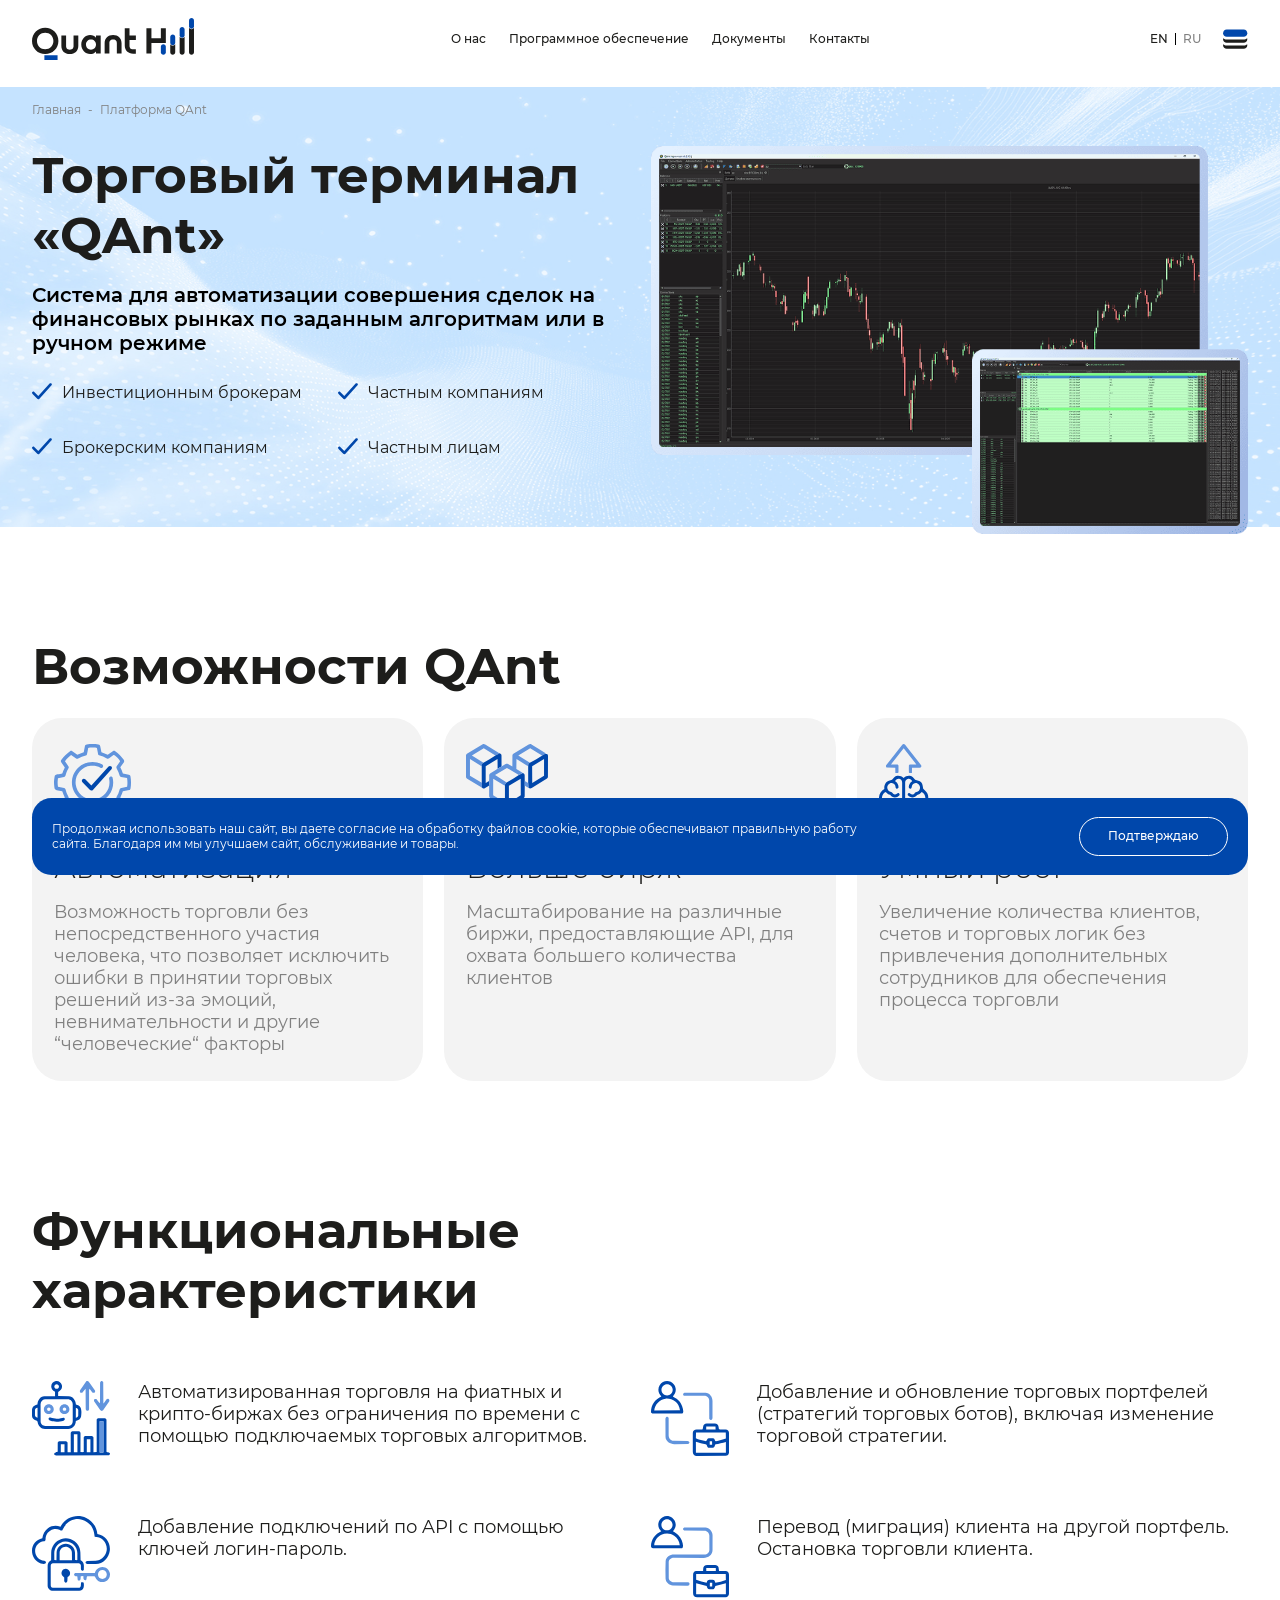
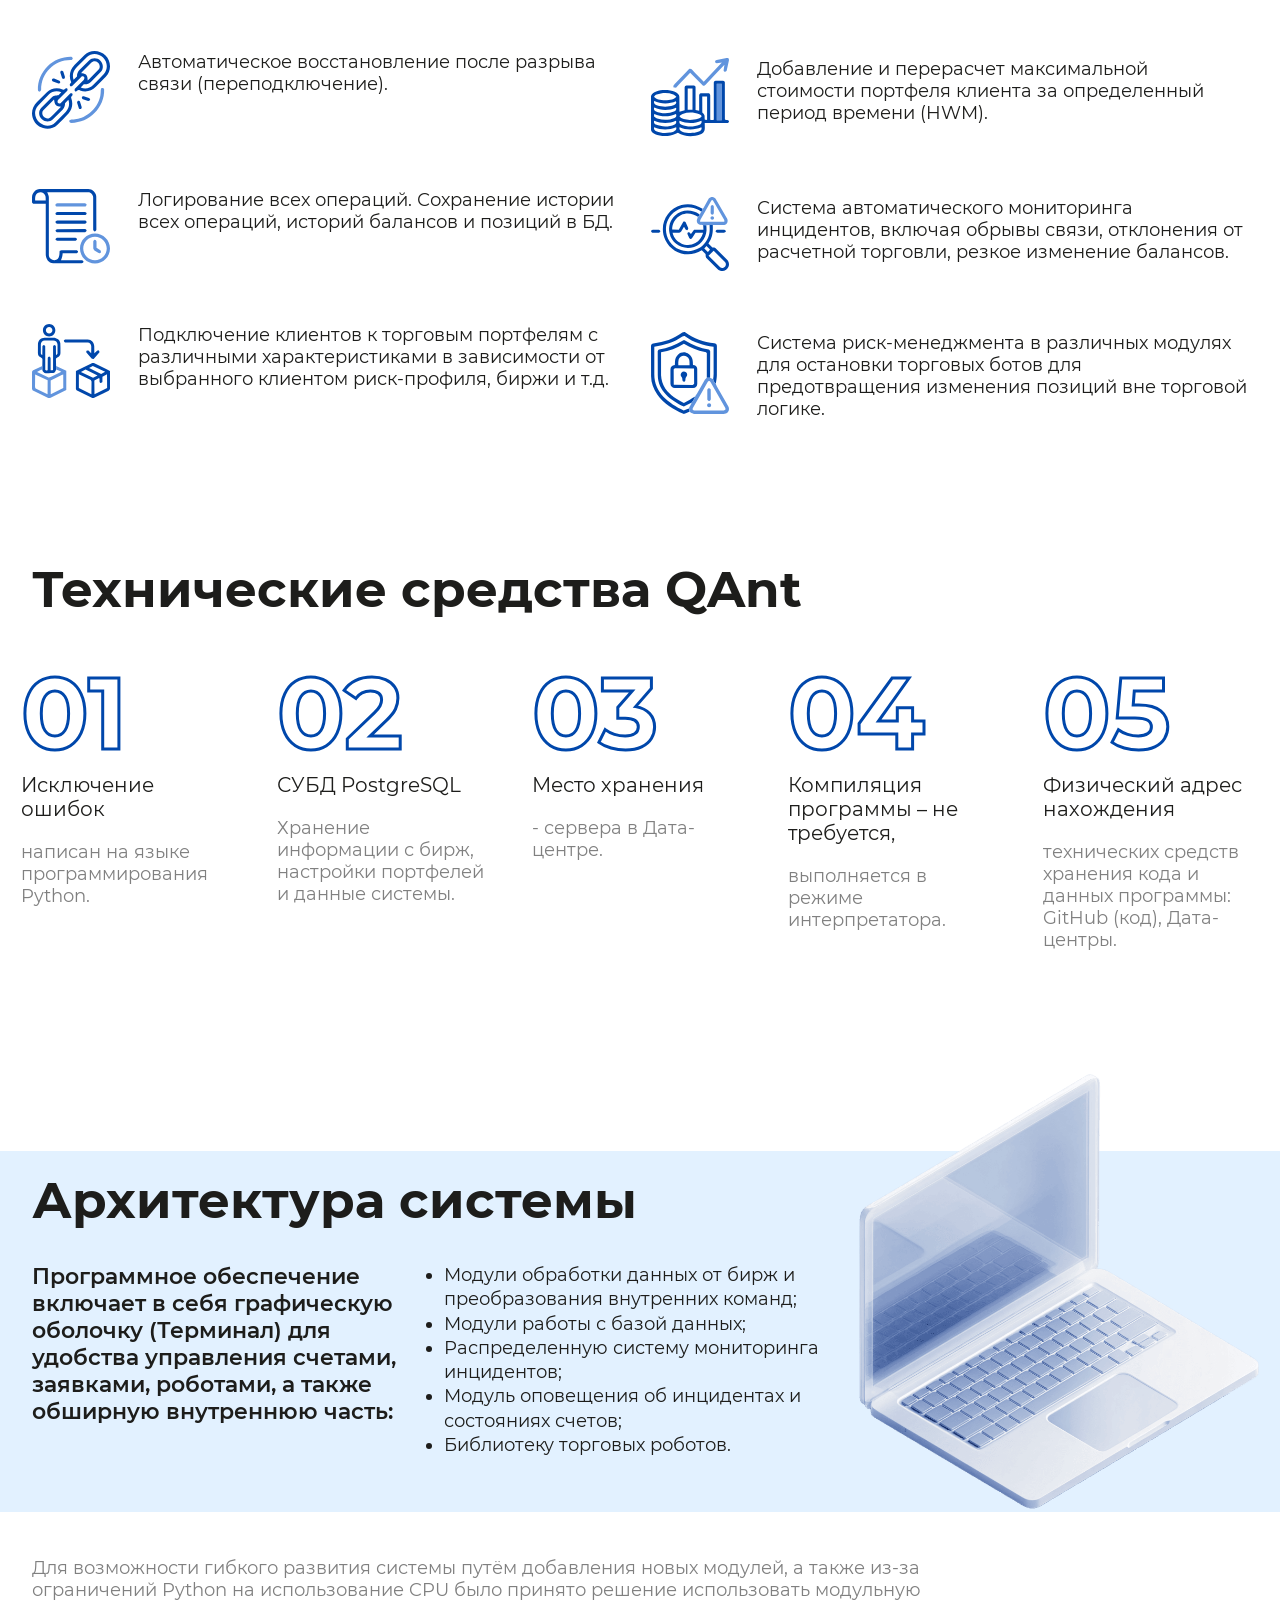
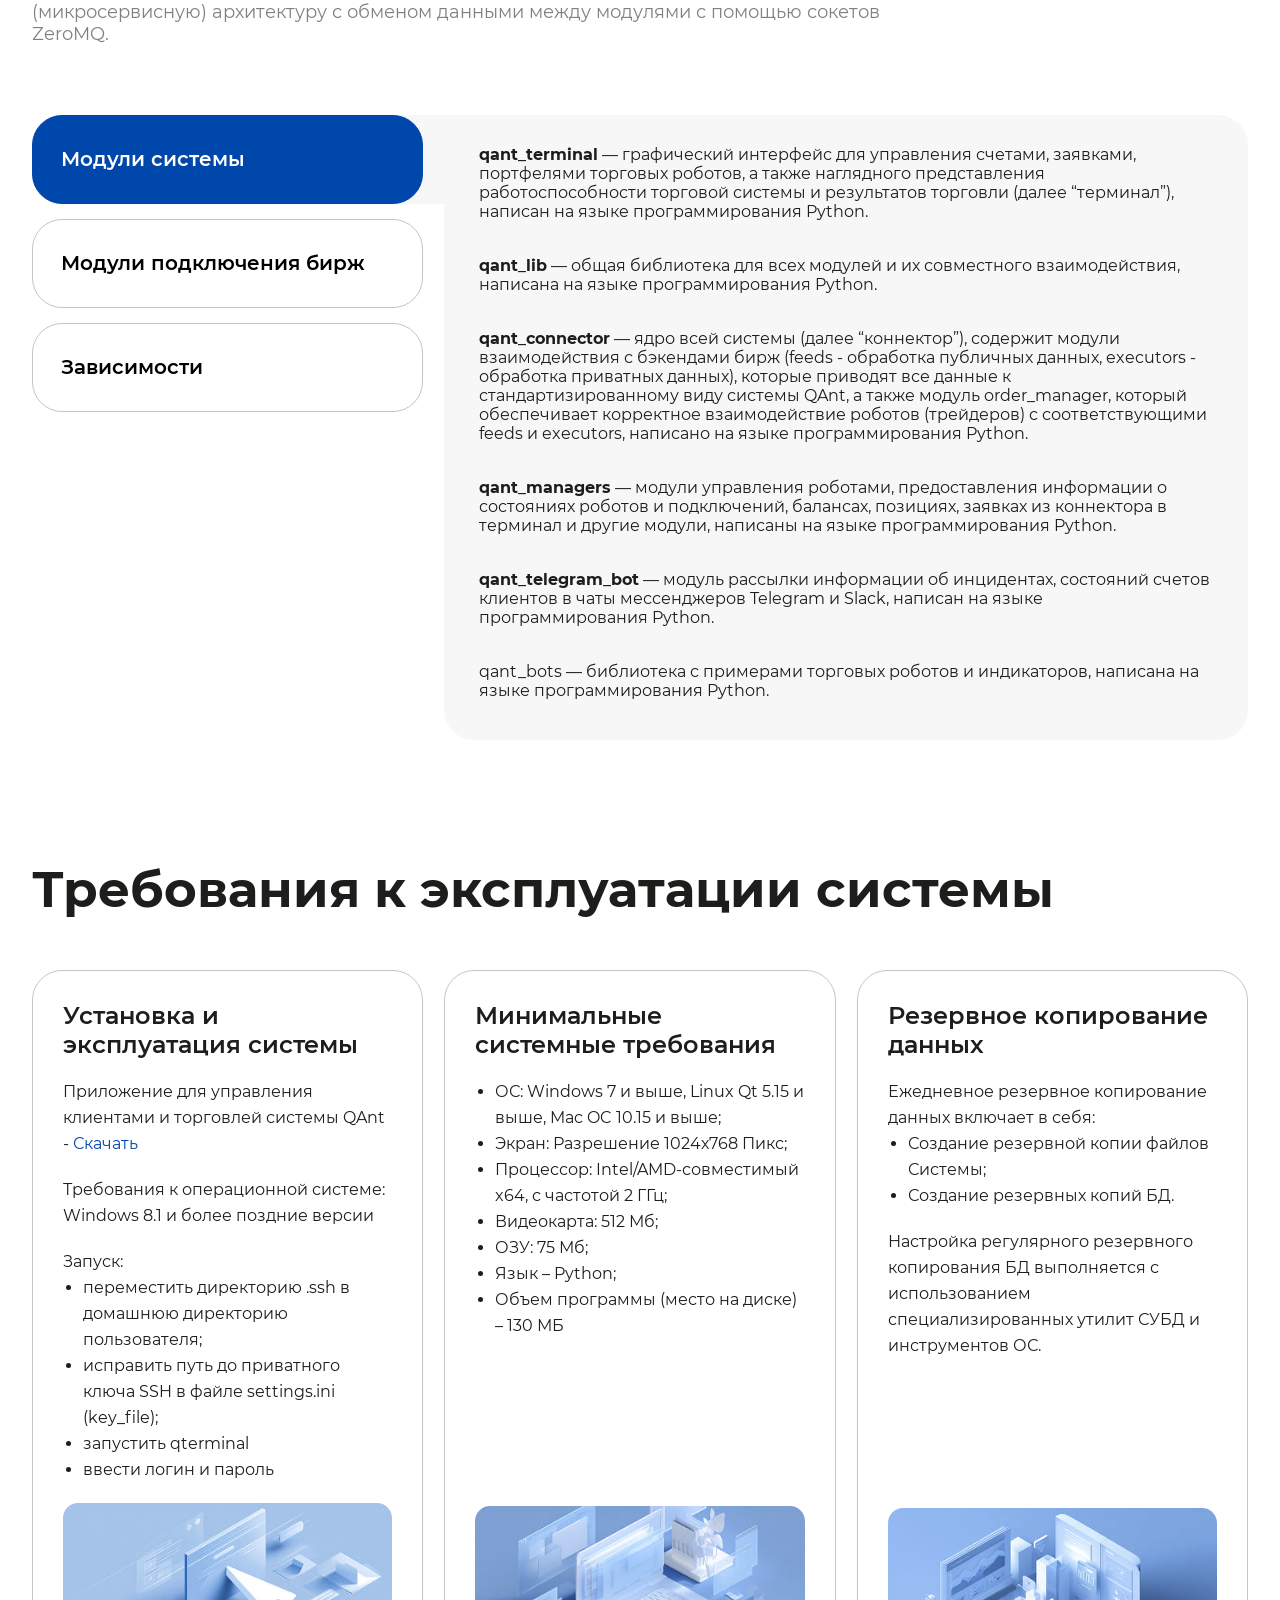
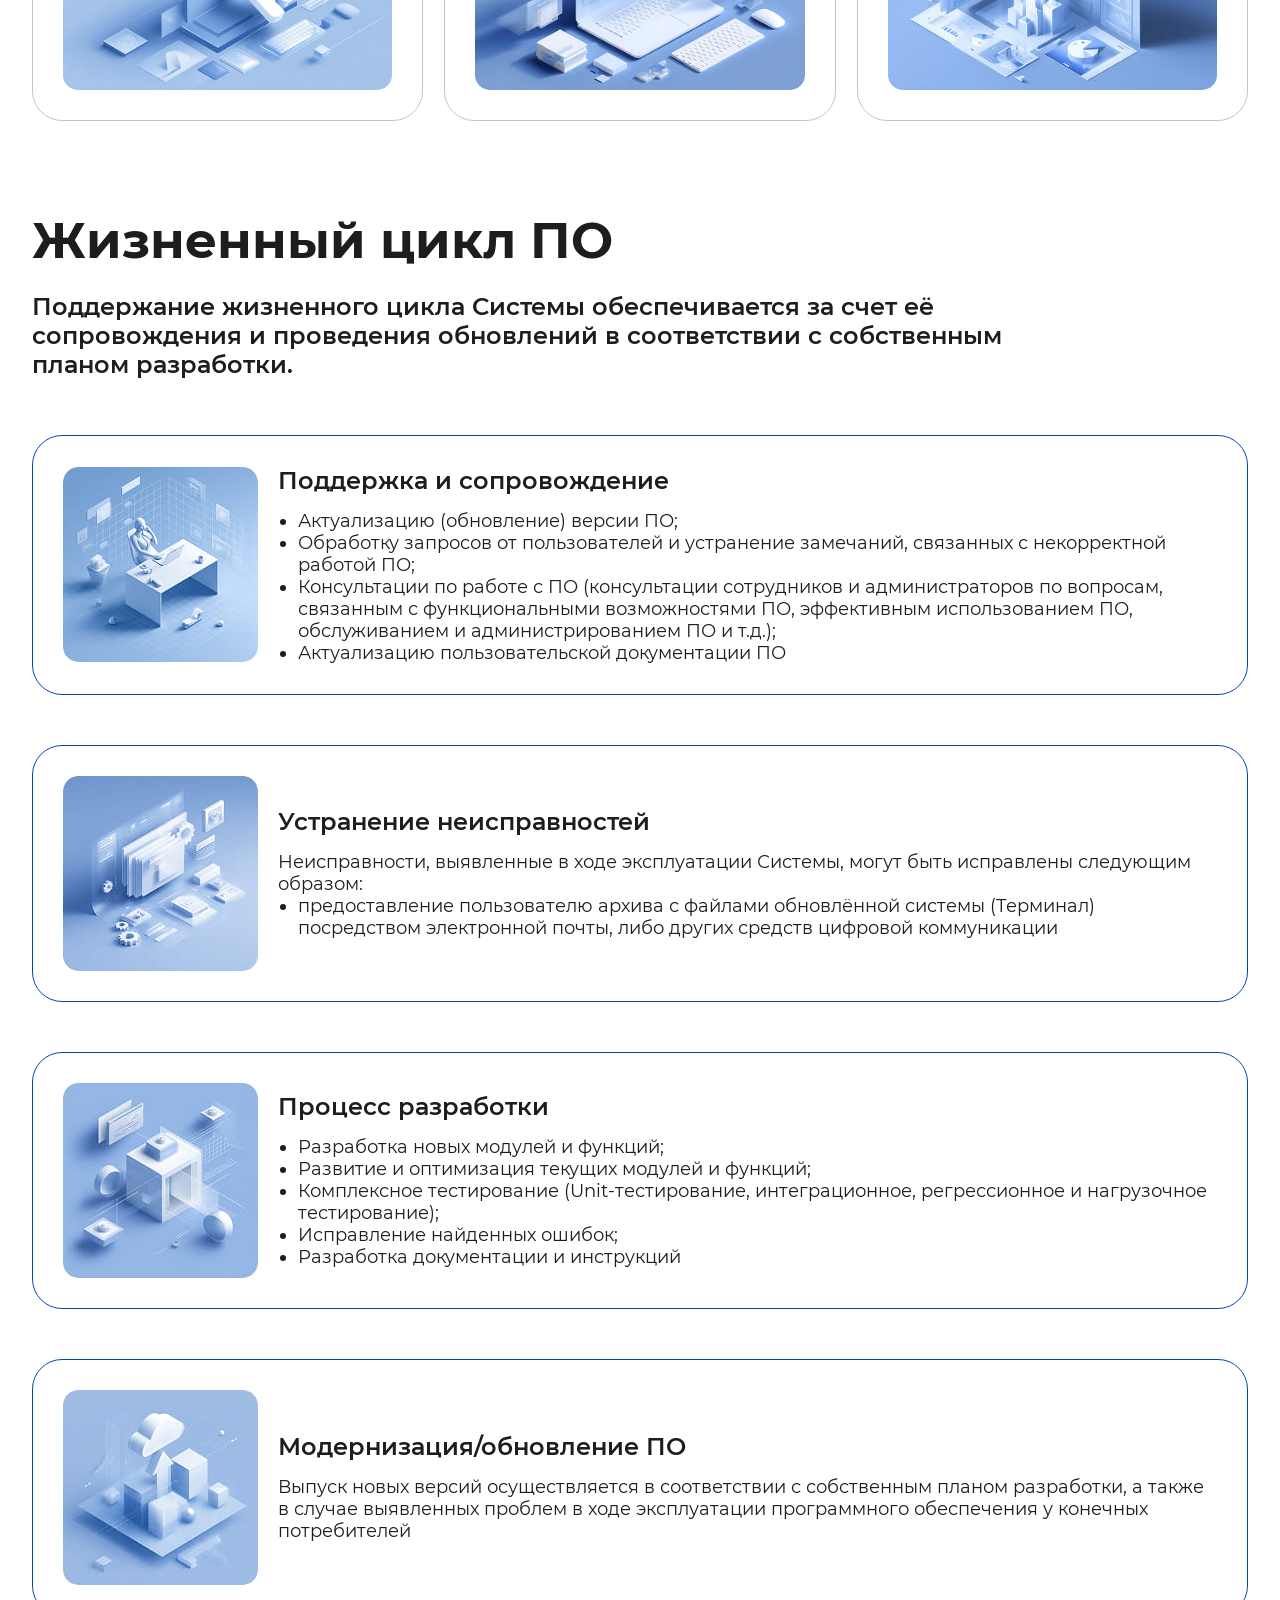
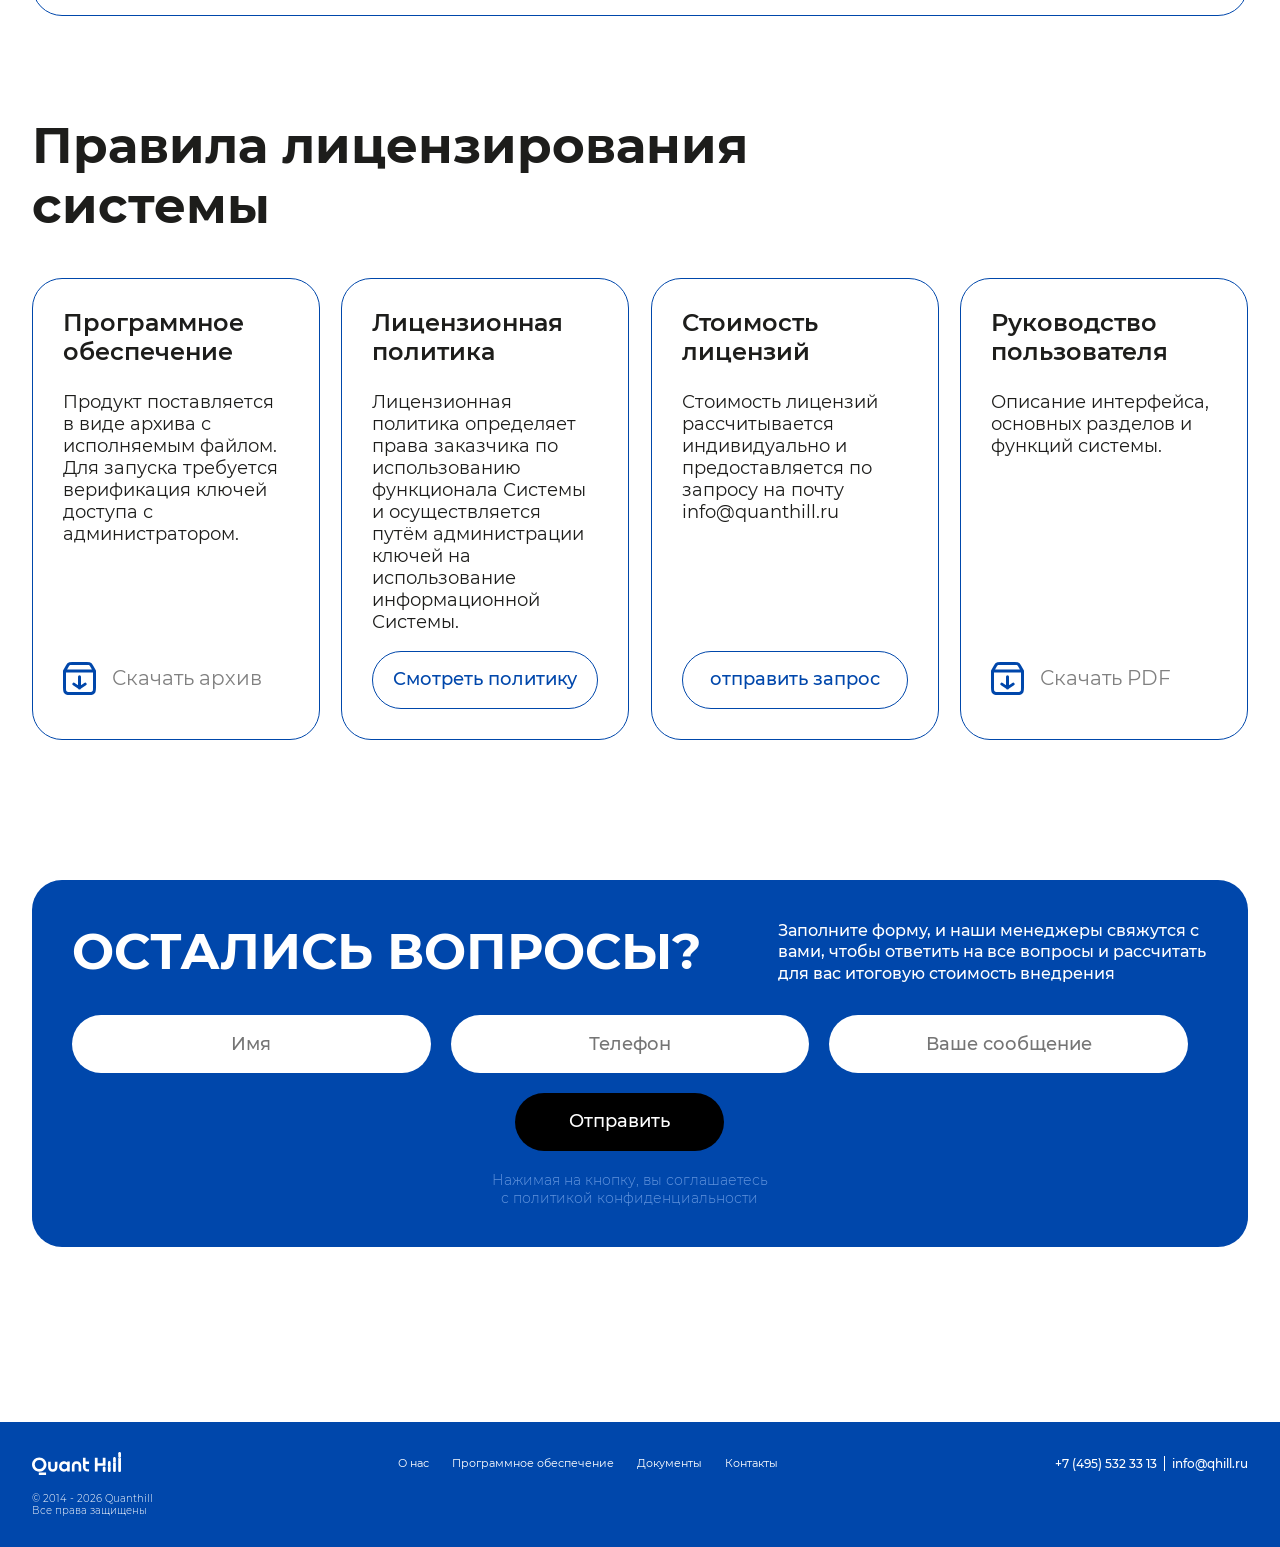
<file: ru/QuantHill.html>
<!DOCTYPE html>
<html lang="ru">

<head>
	<meta charset="UTF-8">
	<meta name="viewport" content="width=device-width, initial-scale=1.0">
	<meta name="format-detection" content="telephone=no">

	<link rel="shortcut icon" href="../wp-content/themes/qh/img/header/faviconQh.svg" type="image/svg+xml">

	<title>Квант Хилл — ПО и инфраструктура для алгоритмической торговли</title>

	<meta name="description"
		content="Разрабатываем технологии для анализа данных, тестирования стратегий и автоматизации исполнения сделок. Мониторинг, риск-контроль, интеграции через API">
	<meta name="keywords"
		content="алгоритмическая торговля, алготрейдинг, торговые роботы, количественные стратегии, backtesting, риск-менеджмент, мониторинг, торговая платформа, API-интеграции, автоматизация торговли">

	<link href="https://cdn.jsdelivr.net/npm/bootstrap@5.3.0/dist/css/bootstrap.min.css" rel="stylesheet">
	<link rel="stylesheet" href="https://cdn.jsdelivr.net/npm/@fancyapps/ui/dist/fancybox.css" />

	<link rel="preconnect" href="https://fonts.googleapis.com">
	<link rel="preconnect" href="https://fonts.gstatic.com">
	<link
		href="https://fonts.googleapis.com/css2?family=Inter:ital,opsz,wght@0,14..32,100..900;1,14..32,100..900&amp;display=swap"
		rel="stylesheet">
	<link
		href="https://fonts.googleapis.com/css2?family=Inria+Sans:ital,wght@0,300;0,400;0,700;1,300;1,400;1,700&amp;display=swap"
		rel="stylesheet">

	<link rel="stylesheet" href="https://cdnjs.cloudflare.com/ajax/libs/animate.css/4.1.1/animate.min.css" />

	<link rel="stylesheet" href="../wp-content/themes/qh/css/style-1%EF%B9%96v=1766147344.css">

	<meta name='robots' content='max-image-preview:large' />
	<style>
		img:is([sizes="auto" i], [sizes^="auto," i]) {
			contain-intrinsic-size: 3000px 1500px
		}
	</style>
	<link rel="alternate" href="../en/index.html" hreflang="en" />
	<link rel="alternate" href="index.html" hreflang="ru" />
	<link rel="alternate" href="index.html" hreflang="x-default" />
	<script type="text/javascript">
		/* <![CDATA[ */
		window._wpemojiSettings = { "baseUrl": "https:\/\/s.w.org\/images\/core\/emoji\/15.0.3\/72x72\/", "ext": ".png", "svgUrl": "https:\/\/s.w.org\/images\/core\/emoji\/15.0.3\/svg\/", "svgExt": ".svg", "source": { "concatemoji": "https:\/\/qhill.ru\/wp-includes\/js\/wp-emoji-release.min.js?ver=6.7.2" } };
		/*! This file is auto-generated */
		!function (i, n) { var o, s, e; function c(e) { try { var t = { supportTests: e, timestamp: (new Date).valueOf() }; sessionStorage.setItem(o, JSON.stringify(t)) } catch (e) { } } function p(e, t, n) { e.clearRect(0, 0, e.canvas.width, e.canvas.height), e.fillText(t, 0, 0); var t = new Uint32Array(e.getImageData(0, 0, e.canvas.width, e.canvas.height).data), r = (e.clearRect(0, 0, e.canvas.width, e.canvas.height), e.fillText(n, 0, 0), new Uint32Array(e.getImageData(0, 0, e.canvas.width, e.canvas.height).data)); return t.every(function (e, t) { return e === r[t] }) } function u(e, t, n) { switch (t) { case "flag": return n(e, "\ud83c\udff3\ufe0f\u200d\u26a7\ufe0f", "\ud83c\udff3\ufe0f\u200b\u26a7\ufe0f") ? !1 : !n(e, "\ud83c\uddfa\ud83c\uddf3", "\ud83c\uddfa\u200b\ud83c\uddf3") && !n(e, "\ud83c\udff4\udb40\udc67\udb40\udc62\udb40\udc65\udb40\udc6e\udb40\udc67\udb40\udc7f", "\ud83c\udff4\u200b\udb40\udc67\u200b\udb40\udc62\u200b\udb40\udc65\u200b\udb40\udc6e\u200b\udb40\udc67\u200b\udb40\udc7f"); case "emoji": return !n(e, "\ud83d\udc26\u200d\u2b1b", "\ud83d\udc26\u200b\u2b1b") }return !1 } function f(e, t, n) { var r = "undefined" != typeof WorkerGlobalScope && self instanceof WorkerGlobalScope ? new OffscreenCanvas(300, 150) : i.createElement("canvas"), a = r.getContext("2d", { willReadFrequently: !0 }), o = (a.textBaseline = "top", a.font = "600 32px Arial", {}); return e.forEach(function (e) { o[e] = t(a, e, n) }), o } function t(e) { var t = i.createElement("script"); t.src = e, t.defer = !0, i.head.appendChild(t) } "undefined" != typeof Promise && (o = "wpEmojiSettingsSupports", s = ["flag", "emoji"], n.supports = { everything: !0, everythingExceptFlag: !0 }, e = new Promise(function (e) { i.addEventListener("DOMContentLoaded", e, { once: !0 }) }), new Promise(function (t) { var n = function () { try { var e = JSON.parse(sessionStorage.getItem(o)); if ("object" == typeof e && "number" == typeof e.timestamp && (new Date).valueOf() < e.timestamp + 604800 && "object" == typeof e.supportTests) return e.supportTests } catch (e) { } return null }(); if (!n) { if ("undefined" != typeof Worker && "undefined" != typeof OffscreenCanvas && "undefined" != typeof URL && URL.createObjectURL && "undefined" != typeof Blob) try { var e = "postMessage(" + f.toString() + "(" + [JSON.stringify(s), u.toString(), p.toString()].join(",") + "));", r = new Blob([e], { type: "text/javascript" }), a = new Worker(URL.createObjectURL(r), { name: "wpTestEmojiSupports" }); return void (a.onmessage = function (e) { c(n = e.data), a.terminate(), t(n) }) } catch (e) { } c(n = f(s, u, p)) } t(n) }).then(function (e) { for (var t in e) n.supports[t] = e[t], n.supports.everything = n.supports.everything && n.supports[t], "flag" !== t && (n.supports.everythingExceptFlag = n.supports.everythingExceptFlag && n.supports[t]); n.supports.everythingExceptFlag = n.supports.everythingExceptFlag && !n.supports.flag, n.DOMReady = !1, n.readyCallback = function () { n.DOMReady = !0 } }).then(function () { return e }).then(function () { var e; n.supports.everything || (n.readyCallback(), (e = n.source || {}).concatemoji ? t(e.concatemoji) : e.wpemoji && e.twemoji && (t(e.twemoji), t(e.wpemoji))) })) }((window, document), window._wpemojiSettings);
		/* ]]> */
	</script>
	<style id='wp-emoji-styles-inline-css' type='text/css'>
		img.wp-smiley,
		img.emoji {
			display: inline !important;
			border: none !important;
			box-shadow: none !important;
			height: 1em !important;
			width: 1em !important;
			margin: 0 0.07em !important;
			vertical-align: -0.1em !important;
			background: none !important;
			padding: 0 !important;
		}
	</style>
	<link rel='stylesheet' id='wp-block-library-css'
		href='../wp-includes/css/dist/block-library/style.min%EF%B9%96ver=6.7.2.css' type='text/css' media='all' />
	<style id='filebird-block-filebird-gallery-style-inline-css' type='text/css'>
		ul.filebird-block-filebird-gallery {
			margin: auto !important;
			padding: 0 !important;
			width: 100%
		}

		ul.filebird-block-filebird-gallery.layout-grid {
			display: grid;
			grid-gap: 20px;
			align-items: stretch;
			grid-template-columns: repeat(var(--columns), 1fr);
			justify-items: stretch
		}

		ul.filebird-block-filebird-gallery.layout-grid li img {
			border: 1px solid #ccc;
			box-shadow: 2px 2px 6px 0 rgba(0, 0, 0, .3);
			height: 100%;
			max-width: 100%;
			-o-object-fit: cover;
			object-fit: cover;
			width: 100%
		}

		ul.filebird-block-filebird-gallery.layout-masonry {
			-moz-column-count: var(--columns);
			-moz-column-gap: var(--space);
			column-gap: var(--space);
			-moz-column-width: var(--min-width);
			columns: var(--min-width) var(--columns);
			display: block;
			overflow: auto
		}

		ul.filebird-block-filebird-gallery.layout-masonry li {
			margin-bottom: var(--space)
		}

		ul.filebird-block-filebird-gallery li {
			list-style: none
		}

		ul.filebird-block-filebird-gallery li figure {
			height: 100%;
			margin: 0;
			padding: 0;
			position: relative;
			width: 100%
		}

		ul.filebird-block-filebird-gallery li figure figcaption {
			background: linear-gradient(0deg, rgba(0, 0, 0, .7), rgba(0, 0, 0, .3) 70%, transparent);
			bottom: 0;
			box-sizing: border-box;
			color: #fff;
			font-size: .8em;
			margin: 0;
			max-height: 100%;
			overflow: auto;
			padding: 3em .77em .7em;
			position: absolute;
			text-align: center;
			width: 100%;
			z-index: 2
		}

		ul.filebird-block-filebird-gallery li figure figcaption a {
			color: inherit
		}
	</style>
	<style id='classic-theme-styles-inline-css' type='text/css'>
		/*! This file is auto-generated */
		.wp-block-button__link {
			color: #fff;
			background-color: #32373c;
			border-radius: 9999px;
			box-shadow: none;
			text-decoration: none;
			padding: calc(.667em + 2px) calc(1.333em + 2px);
			font-size: 1.125em
		}

		.wp-block-file__button {
			background: #32373c;
			color: #fff;
			text-decoration: none
		}
	</style>
	<style id='global-styles-inline-css' type='text/css'>
		:root {
			--wp--preset--aspect-ratio--square: 1;
			--wp--preset--aspect-ratio--4-3: 4/3;
			--wp--preset--aspect-ratio--3-4: 3/4;
			--wp--preset--aspect-ratio--3-2: 3/2;
			--wp--preset--aspect-ratio--2-3: 2/3;
			--wp--preset--aspect-ratio--16-9: 16/9;
			--wp--preset--aspect-ratio--9-16: 9/16;
			--wp--preset--color--black: #000000;
			--wp--preset--color--cyan-bluish-gray: #abb8c3;
			--wp--preset--color--white: #ffffff;
			--wp--preset--color--pale-pink: #f78da7;
			--wp--preset--color--vivid-red: #cf2e2e;
			--wp--preset--color--luminous-vivid-orange: #ff6900;
			--wp--preset--color--luminous-vivid-amber: #fcb900;
			--wp--preset--color--light-green-cyan: #7bdcb5;
			--wp--preset--color--vivid-green-cyan: #00d084;
			--wp--preset--color--pale-cyan-blue: #8ed1fc;
			--wp--preset--color--vivid-cyan-blue: #0693e3;
			--wp--preset--color--vivid-purple: #9b51e0;
			--wp--preset--gradient--vivid-cyan-blue-to-vivid-purple: linear-gradient(135deg, rgba(6, 147, 227, 1) 0%, rgb(155, 81, 224) 100%);
			--wp--preset--gradient--light-green-cyan-to-vivid-green-cyan: linear-gradient(135deg, rgb(122, 220, 180) 0%, rgb(0, 208, 130) 100%);
			--wp--preset--gradient--luminous-vivid-amber-to-luminous-vivid-orange: linear-gradient(135deg, rgba(252, 185, 0, 1) 0%, rgba(255, 105, 0, 1) 100%);
			--wp--preset--gradient--luminous-vivid-orange-to-vivid-red: linear-gradient(135deg, rgba(255, 105, 0, 1) 0%, rgb(207, 46, 46) 100%);
			--wp--preset--gradient--very-light-gray-to-cyan-bluish-gray: linear-gradient(135deg, rgb(238, 238, 238) 0%, rgb(169, 184, 195) 100%);
			--wp--preset--gradient--cool-to-warm-spectrum: linear-gradient(135deg, rgb(74, 234, 220) 0%, rgb(151, 120, 209) 20%, rgb(207, 42, 186) 40%, rgb(238, 44, 130) 60%, rgb(251, 105, 98) 80%, rgb(254, 248, 76) 100%);
			--wp--preset--gradient--blush-light-purple: linear-gradient(135deg, rgb(255, 206, 236) 0%, rgb(152, 150, 240) 100%);
			--wp--preset--gradient--blush-bordeaux: linear-gradient(135deg, rgb(254, 205, 165) 0%, rgb(254, 45, 45) 50%, rgb(107, 0, 62) 100%);
			--wp--preset--gradient--luminous-dusk: linear-gradient(135deg, rgb(255, 203, 112) 0%, rgb(199, 81, 192) 50%, rgb(65, 88, 208) 100%);
			--wp--preset--gradient--pale-ocean: linear-gradient(135deg, rgb(255, 245, 203) 0%, rgb(182, 227, 212) 50%, rgb(51, 167, 181) 100%);
			--wp--preset--gradient--electric-grass: linear-gradient(135deg, rgb(202, 248, 128) 0%, rgb(113, 206, 126) 100%);
			--wp--preset--gradient--midnight: linear-gradient(135deg, rgb(2, 3, 129) 0%, rgb(40, 116, 252) 100%);
			--wp--preset--font-size--small: 13px;
			--wp--preset--font-size--medium: 20px;
			--wp--preset--font-size--large: 36px;
			--wp--preset--font-size--x-large: 42px;
			--wp--preset--spacing--20: 0.44rem;
			--wp--preset--spacing--30: 0.67rem;
			--wp--preset--spacing--40: 1rem;
			--wp--preset--spacing--50: 1.5rem;
			--wp--preset--spacing--60: 2.25rem;
			--wp--preset--spacing--70: 3.38rem;
			--wp--preset--spacing--80: 5.06rem;
			--wp--preset--shadow--natural: 6px 6px 9px rgba(0, 0, 0, 0.2);
			--wp--preset--shadow--deep: 12px 12px 50px rgba(0, 0, 0, 0.4);
			--wp--preset--shadow--sharp: 6px 6px 0px rgba(0, 0, 0, 0.2);
			--wp--preset--shadow--outlined: 6px 6px 0px -3px rgba(255, 255, 255, 1), 6px 6px rgba(0, 0, 0, 1);
			--wp--preset--shadow--crisp: 6px 6px 0px rgba(0, 0, 0, 1);
		}

		:where(.is-layout-flex) {
			gap: 0.5em;
		}

		:where(.is-layout-grid) {
			gap: 0.5em;
		}

		body .is-layout-flex {
			display: flex;
		}

		.is-layout-flex {
			flex-wrap: wrap;
			align-items: center;
		}

		.is-layout-flex> :is(*, div) {
			margin: 0;
		}

		body .is-layout-grid {
			display: grid;
		}

		.is-layout-grid> :is(*, div) {
			margin: 0;
		}

		:where(.wp-block-columns.is-layout-flex) {
			gap: 2em;
		}

		:where(.wp-block-columns.is-layout-grid) {
			gap: 2em;
		}

		:where(.wp-block-post-template.is-layout-flex) {
			gap: 1.25em;
		}

		:where(.wp-block-post-template.is-layout-grid) {
			gap: 1.25em;
		}

		.has-black-color {
			color: var(--wp--preset--color--black) !important;
		}

		.has-cyan-bluish-gray-color {
			color: var(--wp--preset--color--cyan-bluish-gray) !important;
		}

		.has-white-color {
			color: var(--wp--preset--color--white) !important;
		}

		.has-pale-pink-color {
			color: var(--wp--preset--color--pale-pink) !important;
		}

		.has-vivid-red-color {
			color: var(--wp--preset--color--vivid-red) !important;
		}

		.has-luminous-vivid-orange-color {
			color: var(--wp--preset--color--luminous-vivid-orange) !important;
		}

		.has-luminous-vivid-amber-color {
			color: var(--wp--preset--color--luminous-vivid-amber) !important;
		}

		.has-light-green-cyan-color {
			color: var(--wp--preset--color--light-green-cyan) !important;
		}

		.has-vivid-green-cyan-color {
			color: var(--wp--preset--color--vivid-green-cyan) !important;
		}

		.has-pale-cyan-blue-color {
			color: var(--wp--preset--color--pale-cyan-blue) !important;
		}

		.has-vivid-cyan-blue-color {
			color: var(--wp--preset--color--vivid-cyan-blue) !important;
		}

		.has-vivid-purple-color {
			color: var(--wp--preset--color--vivid-purple) !important;
		}

		.has-black-background-color {
			background-color: var(--wp--preset--color--black) !important;
		}

		.has-cyan-bluish-gray-background-color {
			background-color: var(--wp--preset--color--cyan-bluish-gray) !important;
		}

		.has-white-background-color {
			background-color: var(--wp--preset--color--white) !important;
		}

		.has-pale-pink-background-color {
			background-color: var(--wp--preset--color--pale-pink) !important;
		}

		.has-vivid-red-background-color {
			background-color: var(--wp--preset--color--vivid-red) !important;
		}

		.has-luminous-vivid-orange-background-color {
			background-color: var(--wp--preset--color--luminous-vivid-orange) !important;
		}

		.has-luminous-vivid-amber-background-color {
			background-color: var(--wp--preset--color--luminous-vivid-amber) !important;
		}

		.has-light-green-cyan-background-color {
			background-color: var(--wp--preset--color--light-green-cyan) !important;
		}

		.has-vivid-green-cyan-background-color {
			background-color: var(--wp--preset--color--vivid-green-cyan) !important;
		}

		.has-pale-cyan-blue-background-color {
			background-color: var(--wp--preset--color--pale-cyan-blue) !important;
		}

		.has-vivid-cyan-blue-background-color {
			background-color: var(--wp--preset--color--vivid-cyan-blue) !important;
		}

		.has-vivid-purple-background-color {
			background-color: var(--wp--preset--color--vivid-purple) !important;
		}

		.has-black-border-color {
			border-color: var(--wp--preset--color--black) !important;
		}

		.has-cyan-bluish-gray-border-color {
			border-color: var(--wp--preset--color--cyan-bluish-gray) !important;
		}

		.has-white-border-color {
			border-color: var(--wp--preset--color--white) !important;
		}

		.has-pale-pink-border-color {
			border-color: var(--wp--preset--color--pale-pink) !important;
		}

		.has-vivid-red-border-color {
			border-color: var(--wp--preset--color--vivid-red) !important;
		}

		.has-luminous-vivid-orange-border-color {
			border-color: var(--wp--preset--color--luminous-vivid-orange) !important;
		}

		.has-luminous-vivid-amber-border-color {
			border-color: var(--wp--preset--color--luminous-vivid-amber) !important;
		}

		.has-light-green-cyan-border-color {
			border-color: var(--wp--preset--color--light-green-cyan) !important;
		}

		.has-vivid-green-cyan-border-color {
			border-color: var(--wp--preset--color--vivid-green-cyan) !important;
		}

		.has-pale-cyan-blue-border-color {
			border-color: var(--wp--preset--color--pale-cyan-blue) !important;
		}

		.has-vivid-cyan-blue-border-color {
			border-color: var(--wp--preset--color--vivid-cyan-blue) !important;
		}

		.has-vivid-purple-border-color {
			border-color: var(--wp--preset--color--vivid-purple) !important;
		}

		.has-vivid-cyan-blue-to-vivid-purple-gradient-background {
			background: var(--wp--preset--gradient--vivid-cyan-blue-to-vivid-purple) !important;
		}

		.has-light-green-cyan-to-vivid-green-cyan-gradient-background {
			background: var(--wp--preset--gradient--light-green-cyan-to-vivid-green-cyan) !important;
		}

		.has-luminous-vivid-amber-to-luminous-vivid-orange-gradient-background {
			background: var(--wp--preset--gradient--luminous-vivid-amber-to-luminous-vivid-orange) !important;
		}

		.has-luminous-vivid-orange-to-vivid-red-gradient-background {
			background: var(--wp--preset--gradient--luminous-vivid-orange-to-vivid-red) !important;
		}

		.has-very-light-gray-to-cyan-bluish-gray-gradient-background {
			background: var(--wp--preset--gradient--very-light-gray-to-cyan-bluish-gray) !important;
		}

		.has-cool-to-warm-spectrum-gradient-background {
			background: var(--wp--preset--gradient--cool-to-warm-spectrum) !important;
		}

		.has-blush-light-purple-gradient-background {
			background: var(--wp--preset--gradient--blush-light-purple) !important;
		}

		.has-blush-bordeaux-gradient-background {
			background: var(--wp--preset--gradient--blush-bordeaux) !important;
		}

		.has-luminous-dusk-gradient-background {
			background: var(--wp--preset--gradient--luminous-dusk) !important;
		}

		.has-pale-ocean-gradient-background {
			background: var(--wp--preset--gradient--pale-ocean) !important;
		}

		.has-electric-grass-gradient-background {
			background: var(--wp--preset--gradient--electric-grass) !important;
		}

		.has-midnight-gradient-background {
			background: var(--wp--preset--gradient--midnight) !important;
		}

		.has-small-font-size {
			font-size: var(--wp--preset--font-size--small) !important;
		}

		.has-medium-font-size {
			font-size: var(--wp--preset--font-size--medium) !important;
		}

		.has-large-font-size {
			font-size: var(--wp--preset--font-size--large) !important;
		}

		.has-x-large-font-size {
			font-size: var(--wp--preset--font-size--x-large) !important;
		}

		:where(.wp-block-post-template.is-layout-flex) {
			gap: 1.25em;
		}

		:where(.wp-block-post-template.is-layout-grid) {
			gap: 1.25em;
		}

		:where(.wp-block-columns.is-layout-flex) {
			gap: 2em;
		}

		:where(.wp-block-columns.is-layout-grid) {
			gap: 2em;
		}

		:root :where(.wp-block-pullquote) {
			font-size: 1.5em;
			line-height: 1.6;
		}
	</style>
	<link rel="https://api.w.org/" href="../wp-json/index.json" />
	<link rel="alternate" title="JSON" type="application/json" href="../wp-json/wp/v2/pages/141.json" />
	<link rel="EditURI" type="application/rsd+xml" title="RSD" href="https://qhill.ru/xmlrpc.php?rsd" />
	<meta name="generator" content="WordPress 6.7.2" />
	<link rel="canonical" href="index.html" />
	<link rel='shortlink' href='index.html' />
	<link rel="alternate" title="oEmbed (JSON)" type="application/json+oembed"
		href="../wp-json/oembed/1.0/embed%EF%B9%96url=https%EF%B9%95%EA%A4%B7%EA%A4%B7qhill.ru%EA%A4%B7ru%EA%A4%B7.json" />
	<link rel="alternate" title="oEmbed (XML)" type="text/xml+oembed"
		href="../wp-json/oembed/1.0/embed%EF%B9%96url=https%EF%B9%95%EA%A4%B7%EA%A4%B7qhill.ru%EA%A4%B7ru%EA%A4%B7&amp;format=xml.xml" />

</head>

<body>

	<div class="cursor-dot"></div>
	<div class="cursor-dot-outline"></div>

	<nav class="navbar" id="header">
		<div class="container">
			<div class="w-100 d-flex justify-content-between align-items-center">
				<div class="navbar__left">
					<a class="navbar-brand" href="index.html">
						<img src="../wp-content/themes/qh/img/header/logo.svg" alt="лого quanthill">
					</a>
				</div>

				<ul class="navbar-nav d-none d-lg-flex">
					<li class='nav-item'><a class='nav-link ' href='o-nas/index.html'>О нас</a></li>
					<li class='nav-item'><a class='nav-link ' href='category/soft/index.html'>Программное
							обеспечение</a></li>
					<li class='nav-item'><a class='nav-link ' href='dokumenty/index.html'>Документы</a></li>
					<li class='nav-item'><a class='nav-link ' href='kontakty/index.html'>Контакты</a></li>
				</ul>

				<div class="navbar__right d-flex align-items-center">
					<div class="navbar__links d-flex align-items-center">
						<!-- <a href="#" class="btn-1 navbar__btn" data-bs-toggle="modal" data-bs-target="#modal-book-a-call">Связаться</a> -->
						<!--
						<a href="#" class="navbar__lk d-none d-sm-flex">
							<svg width="23" height="23" viewBox="0 0 23 23" fill="none" xmlns="http://www.w3.org/2000/svg">
								<path
									d="M0 22.5033H22.1244C22.1244 18.852 20.3578 15.6141 17.6267 13.6014C15.988 15.368 13.6506 16.4801 11.0573 16.4801C8.46397 16.4801 6.13146 15.368 4.48787 13.6014C1.76661 15.6141 0 18.852 0 22.5033Z"
									fill="#1D1D1B" />
								<path
									d="M11.062 14.9989C15.2038 14.9989 18.5614 11.6413 18.5614 7.49947C18.5614 3.35763 15.2038 0 11.062 0C6.92013 0 3.5625 3.35763 3.5625 7.49947C3.5625 11.6413 6.92013 14.9989 11.062 14.9989Z"
									fill="#0047AB" />
							</svg>
						</a>
						-->
					</div>
					<div class="navbar__lang d-none d-lg-flex align-items-center justify-content-center">

						<a href="../en/index.html">EN</a>
						<a href="index.html" class="active">RU</a>
					</div>
					<button class="navbar-toggler" type="button" data-bs-toggle="offcanvas"
						data-bs-target="#offcanvasNavbar" aria-controls="offcanvasNavbar">
						<span class="navbar-toggler-icon">
							<svg width="38" height="30" viewBox="0 0 38 30" fill="none"
								xmlns="http://www.w3.org/2000/svg">
								<path
									d="M31.6165 24.8976H5.63251C3.62209 24.8976 1.77691 24.1677 0.344832 22.9698C0.220902 23.4379 0.124512 23.9199 0.124512 24.4156C0.124512 27.4588 2.58934 29.9236 5.63251 29.9236H31.6165C34.6597 29.9236 37.1245 27.4588 37.1245 24.4156C37.1245 23.9061 37.0281 23.4242 36.9042 22.9698C35.4721 24.1677 33.6269 24.8976 31.6165 24.8976Z"
									fill="#1D1D1B" />
								<path
									d="M5.63251 20.7666H31.6165C34.6597 20.7666 37.1245 18.3017 37.1245 15.2586C37.1245 14.7491 37.0281 14.2671 36.9042 13.8127C35.4721 15.0107 33.6269 15.7405 31.6165 15.7405H5.63251C3.62209 15.7405 1.77691 15.0107 0.344832 13.8127C0.220902 14.2809 0.124512 14.7628 0.124512 15.2586C0.124512 18.3017 2.58934 20.7666 5.63251 20.7666Z"
									fill="#1D1D1B" />
								<path
									d="M5.63251 11.5957H31.6165C34.6597 11.5957 37.1245 9.1309 37.1245 6.08773C37.1245 3.04456 34.6597 0.579727 31.6165 0.579727H5.63251C2.58934 0.579727 0.124512 3.04456 0.124512 6.08773C0.124512 9.1309 2.58934 11.5957 5.63251 11.5957Z"
									fill="#0047AB" />
							</svg>
						</span>
					</button>
					<div class="offcanvas offcanvas-end" tabindex="-1" id="offcanvasNavbar"
						aria-labelledby="offcanvasNavbarLabel">
						<div class="offcanvas-header d-flex justify-content-sm-end justify-content-between">
							<a href="#" class="offcanvas__logo d-sm-none">
								<img src="../wp-content/themes/qh/img/header/logo-light.svg" alt="logo">
							</a>
							<button type="button" class="btn-close" data-bs-dismiss="offcanvas" aria-label="Закрыть">
								<svg width="26" height="26" viewBox="0 0 26 26" fill="none"
									xmlns="http://www.w3.org/2000/svg">
									<path
										d="M20.08 14.42L14.42 20.08L19.18 24.84C20.74 26.4 23.27 26.4 24.84 24.84C26.4 23.28 26.4 20.75 24.84 19.18L20.08 14.42Z"
										fill="white" />
									<path
										d="M5.93 11.59L11.59 5.93L6.83 1.17C5.27 -0.39 2.73 -0.39 1.17 1.17C-0.39 2.73 -0.39 5.27 1.17 6.83L5.93 11.59Z"
										fill="white" />
									<path
										d="M24.84 1.17C23.28 -0.39 20.75 -0.39 19.18 1.17L1.17 19.18C-0.39 20.74 -0.39 23.27 1.17 24.84C2.73 26.4 5.26 26.4 6.83 24.84L24.84 6.83C26.4 5.27 26.4 2.74 24.84 1.17Z"
										fill="white" />
								</svg>
							</button>
						</div>
						<div
							class="offcanvas-body d-flex flex-column justify-content-between align-items-start main-navigation">
							<ul class="navbar-nav">
								<li class='nav-item'><a class='nav-link ' href='o-nas/index.html'>О нас</a></li>
								<li class='nav-item'><a class='nav-link ' href='dokumenty/index.html'>Документы</a></li>
								<li class='nav-item'><a class='nav-link ' href='category/soft/index.html'>Программное
										обеспечение</a></li>
								<li class='nav-item'><a class='nav-link ' href='kontakty/index.html'>Контакты</a></li>
							</ul>
							<div class="offcanvas__group d-flex flex-column align-items-start">
								<!--
								<a href="#" class="btn-1 navbar__btn">
									<span>Личный кабинет</span>
									<svg width="23" height="23" viewBox="0 0 23 23" fill="none" xmlns="http://www.w3.org/2000/svg">
										<path
											d="M0 22.5033H22.1244C22.1244 18.852 20.3578 15.614 17.6267 13.6014C15.988 15.368 13.6506 16.4801 11.0573 16.4801C8.46397 16.4801 6.13146 15.368 4.48787 13.6014C1.76661 15.614 0 18.852 0 22.5033Z"
											fill="white" />
										<path
											d="M11.0622 14.9989C15.2041 14.9989 18.5617 11.6413 18.5617 7.49947C18.5617 3.35763 15.2041 0 11.0622 0C6.92037 0 3.56274 3.35763 3.56274 7.49947C3.56274 11.6413 6.92037 14.9989 11.0622 14.9989Z"
											fill="white" />
									</svg>
								</a>
								-->
								<div class="navbar__lang d-flex align-items-center">

									<a href="https://quanthill.kg/en/" target="_blank">EN</a>
									<a href="index.html" class="active">RU</a>
									<!--
									<a href="../en/index.html" >EN</a>
									<a href="https://qhill.ru/ru/" class="active">RU</a>
																					-->
								</div>

								<div
									class="navbar__contacts d-flex align-items-sm-center flex-column flex-sm-row align-items-start">
									<a href="tel:+74955323313" class="navbar__phone">+7 (495) 532 33 13</a>
									<a href="mailto:info@qhill.ru" class="navbar__mail">info@qhill.ru</a>

								</div>

								<div class="navbar__contacts">
									<!--
									<a href="https://t.me/quanthillpublic" target="_blank" rel="nofollow" class="navbar__social">
										<img src="https://qhill.ru/wp-content/themes/qh/img/header/tg.svg" alt="телеграм">
									</a>
									
									<a href="https://vk.com/quanthill" target="_blank" rel="nofollow" class="navbar__social">
										<img src="https://qhill.ru/wp-content/themes/qh/img/header/vk.svg" alt="vk">
									</a>
									<a href="https://x.com/QuantHill_" target="_blank" rel="nofollow" class="navbar__social">
										<img src="https://qhill.ru/wp-content/themes/qh/img/header/x.svg" alt="x">
									</a>
									<a href="https://www.youtube.com/@quanthill" target="_blank" rel="nofollow" class="navbar__social">
										<img src="https://qhill.ru/wp-content/themes/qh/img/header/YouTube.svg" alt="YouTube">
									</a>
									-->
								</div>

							</div>
						</div>
					</div>
				</div>
			</div>
		</div>
	</nav>

	<main class="index-page platform-page">

		<div class="breadcrumbs d-flex d-lg-none">
			<div class="container">
				<nav aria-label="breadcrumb" style="--bs-breadcrumb-divider: ' - ';">
					<ol class="breadcrumb">
						<li class="breadcrumb-item" itemprop="itemListElement" itemscope=""
							itemtype="http://schema.org/ListItem">
							<a itemprop="item" href="../index.html"><span itemprop="name">Главная</span></a>
							<meta itemprop="position" content="1">
						</li>
						<li class="breadcrumb-item active">Платформа QAnt</li>
					</ol>
				</nav>
			</div>
		</div>

		<section class="main-screen section-first platform-home">
			<div class="breadcrumbs d-none d-lg-flex">
				<div class="container">
					<nav aria-label="breadcrumb" style="--bs-breadcrumb-divider: ' - ';">
						<ol class="breadcrumb">
							<li class="breadcrumb-item" itemprop="itemListElement" itemscope=""
								itemtype="http://schema.org/ListItem">
								<a itemprop="item" href="../index.html"><span itemprop="name">Главная</span></a>
								<meta itemprop="position" content="1">
							</li>
							<li class="breadcrumb-item active">Платформа QAnt</li>
						</ol>
					</nav>
				</div>
			</div>

			<div class="container">
				<div class="row">
					<div class="col-12 col-lg-6">
						<h1 class="title-page main-screen__title">Торговый терминал «QAnt»</h1>
						<div class="main-screen__text text">
							<p><strong>Система для автоматизации совершения сделок на финансовых рынках по заданным
									алгоритмам или в ручном режиме</strong></p>
						</div>

						<ul class="list-checked my-ul">
							<li>Инвестиционным брокерам</li>
							<li>Частным компаниям</li>
							<li>Брокерским компаниям</li>
							<li>Частным лицам</li>
						</ul>
					</div>

					<div class="col-12 col-lg-6">
						<div class="section-first__img"><img src="../wp-content/themes/qh/img/quanthill/home-image.png"
								alt=""></div>
					</div>
				</div>
			</div>
		</section>

		<section class="possibilities">
			<div class="container">
				<div class="row">
					<div class="col-12">
						<h2 class="section-title-h2 mb-4 animate__animated animate__fadeInUp wow">Возможности QAnt</h2>
					</div>
				</div>

				<div class="row">
					<div class="col-12 col-md-4 mb-30">
						<div class="possibilities-card animate__animated animate__fadeInUp wow">
							<div class="possibilities-card__icon"><img
									src="../wp-content/themes/qh/img/quanthill/possibilities-icon1.svg" alt=""></div>
							<h3>Автоматизация</h3>
							<div class="text">
								<p>Возможность торговли без непосредственного участия человека, что позволяет исключить
									ошибки в принятии торговых решений из-за эмоций, невнимательности и другие
									“человеческие“ факторы</p>
							</div>
						</div>
					</div>
					<div class="col-12 col-md-4 mb-30">
						<div class="possibilities-card animate__animated animate__fadeInUp wow">
							<div class="possibilities-card__icon"><img
									src="../wp-content/themes/qh/img/quanthill/possibilities-icon2.svg" alt=""></div>
							<h3>Больше бирж</h3>
							<div class="text">
								<p>Масштабирование на различные биржи, предоставляющие API, для охвата большего
									количества клиентов</p>
							</div>
						</div>
					</div>
					<div class="col-12 col-md-4 mb-30">
						<div class="possibilities-card animate__animated animate__fadeInUp wow">
							<div class="possibilities-card__icon"><img
									src="../wp-content/themes/qh/img/quanthill/possibilities-icon3.svg" alt=""></div>
							<h3>Умный рост</h3>
							<div class="text">
								<p>Увеличение количества клиентов, счетов и торговых логик без привлечения
									дополнительных сотрудников для обеспечения процесса торговли</p>
							</div>
						</div>
					</div>
				</div>
			</div>
		</section>

		<section class="functional-characteristics">
			<div class="container">
				<div class="row">
					<div class="col-12 col-lg-6">
						<h2 class="section-title-h2 mb-60 animate__animated animate__fadeInUp wow">Функциональные
							характеристики</h2>
					</div>
				</div>

				<div class="row">
					<div class="col-12 col-lg-6">
						<ul class="list-functional-characteristics my-ul animate__animated animate__fadeInUp wow">
							<li>
								<div class="list-characteristics__icon"><img
										src="../wp-content/themes/qh/img/quanthill/icon1.svg" alt=""></div>
								<div class="list-characteristics__text">
									<p>Автоматизированная торговля на фиатных и крипто-биржах без ограничения по времени
										с помощью подключаемых торговых алгоритмов.</p>
								</div>
							</li>
							<li>
								<div class="list-characteristics__icon"><img
										src="../wp-content/themes/qh/img/quanthill/icon2.svg" alt=""></div>
								<div class="list-characteristics__text">
									<p>Добавление подключений по API с помощью ключей логин-пароль.</p>
								</div>
							</li>
							<li>
								<div class="list-characteristics__icon"><img
										src="../wp-content/themes/qh/img/quanthill/icon3.svg" alt=""></div>
								<div class="list-characteristics__text">
									<p>Автоматическое восстановление после разрыва связи (переподключение).</p>
								</div>
							</li>
							<li>
								<div class="list-characteristics__icon"><img
										src="../wp-content/themes/qh/img/quanthill/icon4.svg" alt=""></div>
								<div class="list-characteristics__text">
									<p>Логирование всех операций. Сохранение истории всех операций, историй балансов и
										позиций в БД.</p>
								</div>
							</li>
							<li>
								<div class="list-characteristics__icon"><img
										src="../wp-content/themes/qh/img/quanthill/icon5.svg" alt=""></div>
								<div class="list-characteristics__text">
									<p>Подключение клиентов к торговым портфелям с различными характеристиками в
										зависимости от выбранного клиентом риск-профиля, биржи и т.д.</p>
								</div>
							</li>
						</ul>
					</div>

					<div class="col-12 col-lg-6">
						<ul class="list-functional-characteristics my-ul animate__animated animate__fadeInUp wow">
							<li>
								<div class="list-characteristics__icon"><img
										src="../wp-content/themes/qh/img/quanthill/icon6.svg" alt=""></div>
								<div class="list-characteristics__text">
									<p>Добавление и обновление торговых портфелей (стратегий торговых ботов), включая
										изменение торговой стратегии.</p>
								</div>
							</li>
							<li>
								<div class="list-characteristics__icon"><img
										src="../wp-content/themes/qh/img/quanthill/icon7.svg" alt=""></div>
								<div class="list-characteristics__text">
									<p>Перевод (миграция) клиента на другой портфель. Остановка торговли клиента.</p>
								</div>
							</li>
							<li>
								<div class="list-characteristics__icon"><img
										src="../wp-content/themes/qh/img/quanthill/icon8.svg" alt=""></div>
								<div class="list-characteristics__text">
									<p>Добавление и перерасчет максимальной стоимости портфеля клиента за определенный
										период времени (HWM).</p>
								</div>
							</li>
							<li>
								<div class="list-characteristics__icon"><img
										src="../wp-content/themes/qh/img/quanthill/icon9.svg" alt=""></div>
								<div class="list-characteristics__text">
									<p>Система автоматического мониторинга инцидентов, включая обрывы связи, отклонения
										от расчетной торговли, резкое изменение балансов.</p>
								</div>
							</li>
							<li>
								<div class="list-characteristics__icon"><img
										src="../wp-content/themes/qh/img/quanthill/icon10.svg" alt=""></div>
								<div class="list-characteristics__text">
									<p>Система риск-менеджмента в различных модулях для остановки торговых ботов для
										предотвращения изменения позиций вне торговой логике.</p>
								</div>
							</li>
						</ul>
					</div>
				</div>
			</div>
		</section>

		<section class="principles technical-means">
			<div class="container">
				<div class="row">
					<div class="col-12">
						<h2 class="section-title-h2 mb-5 animate__animated animate__fadeInUp wow">Технические средства
							QAnt</h2>
					</div>
				</div>
				<div class="row principles__wrap">
					<div class="principles__item animate__animated animate__fadeInUp wow">
						<span class="principles__number">01</span>
						<div class="principles__desc d-flex flex-column">
							<p class="principles__name">Исключение ошибок</p>
							<div class="principles__text text">
								<p>написан на языке программирования Python.</p>
							</div>
						</div>
					</div>

					<div class="principles__item animate__animated animate__fadeInUp wow">
						<span class="principles__number">02</span>
						<div class="principles__desc d-flex flex-column">
							<p class="principles__name">СУБД PostgreSQL</p>
							<div class="principles__text text">
								<p>Хранение информации с бирж, настройки портфелей и данные системы.</p>
							</div>
						</div>
					</div>

					<div class="principles__item animate__animated animate__fadeInUp wow">
						<span class="principles__number">03</span>
						<div class="principles__desc d-flex flex-column">
							<p class="principles__name">Место хранения</p>
							<div class="principles__text text">
								<p>- сервера в Дата-центре.</p>
							</div>
						</div>
					</div>

					<div class="principles__item animate__animated animate__fadeInUp wow">
						<span class="principles__number">04</span>
						<div class="principles__desc d-flex flex-column">
							<p class="principles__name">Компиляция программы – не требуется,</p>
							<div class="principles__text text">
								<p>выполняется в режиме интерпретатора.</p>
							</div>
						</div>
					</div>

					<div class="principles__item animate__animated animate__fadeInUp wow">
						<span class="principles__number">05</span>
						<div class="principles__desc d-flex flex-column">
							<p class="principles__name">Физический адрес нахождения</p>
							<div class="principles__text text">
								<p>технических средств хранения кода и данных программы: GitHub (код), Дата-центры.</p>
							</div>
						</div>
					</div>
				</div>
			</div>
		</section>

		<section class="infrastructure system-architecture">
			<div class="system-architecture-wrapper w-100 animate__animated animate__fadeInUp wow">
				<div class="container">
					<div class="row position-relative">
						<div class="col-12 col-lg-8">
							<h2 class="section-title-h2">Архитектура системы</h2>

							<div class="row">
								<div class="col-12 col-lg-6">
									<h3>Программное обеспечение включает в себя графическую оболочку (Терминал) для
										удобства
										управления счетами, заявками, роботами, а также обширную внутреннюю часть:</h3>
								</div>
								<div class="col-12 col-lg-6">
									<div class="infrastructure__text">
										<ul class="list-dots">
											<li>Модули обработки данных от бирж и преобразования внутренних команд;</li>
											<li>Модули работы с базой данных;</li>
											<li>Распределенную систему мониторинга инцидентов;</li>
											<li>Модуль оповещения об инцидентах и состояниях счетов;</li>
											<li>Библиотеку торговых роботов.</li>
										</ul>
									</div>
								</div>
							</div>
						</div>
						<div class="col-12 col-lg-4">
							<div class="infrastructure__image">
								<img src="../wp-content/themes/qh/img/quanthill/qant-img.png" alt="photo">
							</div>
						</div>
					</div>
				</div>
			</div>
			<div class="container">
				<div class="row">
					<div class="col-12 col-lg-8 col-xl-9">
						<div class="system-architecture__description animate__animated animate__fadeInUp wow">
							<p>Для возможности гибкого развития системы путём добавления новых модулей, а также из-за
								ограничений Python на использование CPU было принято решение использовать модульную
								(микросервисную) архитектуру с обменом данными между модулями с помощью сокетов ZeroMQ.
							</p>
						</div>
					</div>
				</div>


				<div class="row modules-wrapper animate__animated animate__fadeInUp wow">

					<!-- LEFT TABS (desktop only) -->
					<div class="col-lg-4 d-none d-lg-block">

						<div class="nav flex-column modules-tabs nav-pills">

							<button class="modules-tab active" data-bs-toggle="pill" data-bs-target="#tab1">
								<span>Модули системы</span>
							</button>

							<button class="modules-tab" data-bs-toggle="pill" data-bs-target="#tab2">
								<span>Модули подключения бирж</span>
							</button>

							<button class="modules-tab" data-bs-toggle="pill" data-bs-target="#tab3">
								<span>Зависимости</span>
							</button>

						</div>

					</div>


					<!-- CONTENT -->
					<div class="col-lg-8">

						<div class="tab-content modules-content">


							<!-- TAB 1 -->
							<div class="tab-pane fade show active modules-pane" id="tab1">

								<button class="modules-accordion-toggle d-lg-none" data-bs-toggle="collapse"
									data-bs-target="#collapse1" aria-expanded="true">
									Модули системы
								</button>

								<div class="collapse show d-lg-block" id="collapse1">

									<div class="modules-box box-text">
										<p><strong>qant_terminal</strong> — графический интерфейс для управления
											счетами, заявками,
											портфелями торговых роботов, а также наглядного представления
											работоспособности
											торговой системы и результатов торговли (далее “терминал”), написан на языке
											программирования Python.</p>
										<p><strong>qant_lib</strong> — общая библиотека для всех модулей и их
											совместного взаимодействия,
											написана на языке программирования Python.</p>
										<p><strong>qant_connector</strong> — ядро всей системы (далее “коннектор”),
											содержит модули
											взаимодействия с бэкендами бирж (feeds - обработка публичных данных,
											executors -
											обработка приватных данных), которые приводят все данные к
											стандартизированному
											виду системы QAnt, а также модуль order_manager, который обеспечивает
											корректное
											взаимодействие роботов (трейдеров) с соответствующими feeds и executors,
											написано на языке программирования Python.</p>
										<p><strong>qant_managers</strong> — модули управления роботами, предоставления
											информации о
											состояниях роботов и подключений, балансах, позициях, заявках из коннектора
											в
											терминал и другие модули, написаны на языке программирования Python.</p>
										<p><strong>qant_telegram_bot</strong> — модуль рассылки информации об
											инцидентах, состояний счетов
											клиентов в чаты мессенджеров Telegram и Slack, написан на языке
											программирования
											Python.</p>
										<p><strong></strong>qant_bots</strong> — библиотека с примерами торговых роботов
											и индикаторов, написана на
											языке программирования Python.</p>
									</div>

								</div>

							</div>



							<!-- TAB 2 -->
							<div class="tab-pane fade modules-pane" id="tab2">

								<button class="modules-accordion-toggle d-lg-none" data-bs-toggle="collapse"
									data-bs-target="#collapse2">
									Модули подключения бирж
								</button>

								<div class="collapse d-lg-block" id="collapse2">

									<div class="modules-box box-text">
										<p>Для удобства использования подключение различных бирж выполнено в виде
											подключаемых модулей. Таким образом, отсутствует необходимости загружать
											сразу все модули.</p>
										<p>Все модули выполняют похожие функции — получение публичных рыночных данных
											(потоки обезличенных ордеров и сделок, свечные данные), торговых данных
											биржевого аккаунта (состояний счетов, ордеров, сделок) и других данных,
											которые можно получить посредством запросов к API биржи.
										</p>

										<p><strong>qant_api_ib</strong> — клиент API для международного брокера
											Interactive Brokers, доступ к фондовым биржам мира, написан на языке
											программирования Python
										</p>

										<p><strong>qant_api_cgate</strong> — клиент для подключения к Московской бирже
											по протоколу подключения Plaza II, написан на языке программирования Python.
											Пройдена регистрация ПО в соответствии с требованиями ММВБ, добавлено в
											реестр программных продуктов, разрешенных к использованию на Московской
											бирже.
										</p>
										<p><strong>qant_api_freedom</strong> — клиент для подключения к брокеру «Цифра
											брокер» и «Freedom Finance», написан на языке программирования Python.</p>
									</div>

								</div>

							</div>



							<!-- TAB 3 -->
							<div class="tab-pane fade modules-pane" id="tab3">

								<button class="modules-accordion-toggle d-lg-none" data-bs-toggle="collapse"
									data-bs-target="#collapse3">
									Зависимости
								</button>

								<div class="collapse d-lg-block" id="collapse3">

									<div class="modules-box box-text">
										<p>Платформа обменивается сообщениями с API бирж и зависит от них.</p>
										<p>Также она генерирует сообщения об ошибках при их возникновении и включает в
											себя
											систему риск-менеджмента, поэтому использует сервис рассылки сообщений.</p>
										<p>Кроме того, осуществляется связь с торговыми ботами при помощи передачи
											сообщений.</p>
										<p>И наконец, платформа связана с аппаратной частью, на которой выполняются
											вычисления, хранятся и передаются данные.</p>
									</div>

								</div>

							</div>


						</div>

					</div>

				</div>

			</div>
		</section>

		<section class="requirements-system">
			<div class="container">
				<div class="row">
					<div class="col-12">
						<h2 class="section-title-h2 animate__animated animate__fadeInUp wow">Требования к эксплуатации
							системы</h2>
					</div>
				</div>

				<div class="row">
					<div class="col-12 col-md-4 mb-40">
						<div class="requirements-system-card animate__animated animate__fadeInUp wow">
							<div class="requirements-system-card__body">
								<h3>Установка и эксплуатация системы</h3>
								<div class="box-text">
									<p>Приложение для управления клиентами и торговлей системы QAnt - <a href="#"
											target="_blank" class="d-inline color-blue">Скачать</a>

									</p>
									<p>Требования к операционной
										системе: Windows 8.1 и более поздние версии</p>
									<p>Запуск:</p>
									<ul class="list-dots">
										<li>переместить директорию .ssh в домашнюю директорию пользователя;</li>
										<li>исправить путь до приватного ключа SSH в файле settings.ini (key_file);</li>
										<li>запустить qterminal</li>
										<li>ввести логин и пароль</li>
									</ul>
								</div>
							</div>
							<div class="requirements-system-card__img"><img
									src="../wp-content/themes/qh/img/quanthill/requirements-img1.jpg" alt=""></div>
						</div>
					</div>
					<div class="col-12 col-md-4 mb-40">
						<div class="requirements-system-card animate__animated animate__fadeInUp wow">
							<div class="requirements-system-card__body">
								<h3>Минимальные системные требования</h3>
								<div class="box-text">
									<ul class="list-dots">
										<li>ОС: Windows 7 и выше, Linux Qt 5.15 и выше, Mac OC 10.15 и выше;</li>
										<li>Экран: Разрешение 1024х768 Пикс;</li>
										<li>Процессор: Intel/AMD-совместимый x64, с частотой 2 ГГц;</li>
										<li>Видеокарта: 512 Мб;</li>
										<li>ОЗУ: 75 Мб;</li>
										<li>Язык – Python;</li>
										<li>Объем программы (место на диске) – 130 МБ</li>
									</ul>
								</div>
							</div>
							<div class="requirements-system-card__img"><img
									src="../wp-content/themes/qh/img/quanthill/requirements-img2.jpg" alt=""></div>
						</div>
					</div>
					<div class="col-12 col-md-4 mb-40">
						<div class="requirements-system-card animate__animated animate__fadeInUp wow">
							<div class="requirements-system-card__body">
								<h3>Резервное копирование данных</h3>
								<div class="box-text">
									<p>Ежедневное резервное копирование данных включает в себя:
									</p>
									<ul class="list-dots">
										<li>Создание резервной копии файлов Системы;</li>
										<li>Создание резервных копий БД.</li>
									</ul>
									<p>Настройка регулярного резервного копирования БД выполняется с использованием
										специализированных утилит СУБД и инструментов ОС.</p>
								</div>
							</div>
							<div class="requirements-system-card__img"><img
									src="../wp-content/themes/qh/img/quanthill/requirements-img3.jpg" alt=""></div>
						</div>
					</div>
				</div>
			</div>
		</section>

		<section class="software-cycle">
			<div class="container">
				<div class="row">
					<div class="col-12 col-lg-9 col-xl-10">
						<div class="software-cycle-text-wrapper">
							<h2 class="section-title-h2 mb-4">Жизненный цикл ПО</h2>
							<h3 class="software-cycle__subtitle">Поддержание жизненного цикла Системы обеспечивается за
								счет
								её сопровождения и проведения
								обновлений в соответствии с собственным планом разработки.</h3>
						</div>
					</div>
				</div>

				<div class="row">
					<div class="col-12">
						<div class="software-cycle-list-wrapper">
							<div class="software-cycle-card">
								<div class="software-cycle-card__img"><img
										src="../wp-content/themes/qh/img/quanthill/cycle-img1.jpg" alt=""></div>
								<div class="software-cycle-card__body">
									<h4>Поддержка и сопровождение</h4>
									<div class="box-text">
										<ul class="list-dots">
											<li>Актуализацию (обновление) версии ПО;</li>
											<li>Обработку запросов от пользователей и устранение замечаний, связанных с
												некорректной работой ПО;</li>
											<li>Консультации по работе с ПО (консультации сотрудников и администраторов
												по
												вопросам, связанным с функциональными возможностями ПО, эффективным
												использованием ПО, обслуживанием и администрированием ПО и т.д.);</li>
											<li>Актуализацию пользовательской документации ПО</li>
										</ul>
									</div>
								</div>
							</div>
							<div class="software-cycle-card">
								<div class="software-cycle-card__img"><img
										src="../wp-content/themes/qh/img/quanthill/cycle-img2.jpg" alt=""></div>
								<div class="software-cycle-card__body">
									<h4>Устранение неисправностей</h4>
									<div class="box-text">
										<p>Неисправности, выявленные в ходе эксплуатации Системы, могут быть исправлены
											следующим образом:
										</p>
										<ul class="list-dots">
											<li>предоставление пользователю архива с файлами обновлённой системы
												(Терминал)
												посредством электронной почты, либо других средств цифровой коммуникации
											</li>
										</ul>
									</div>
								</div>
							</div>
							<div class="software-cycle-card">
								<div class="software-cycle-card__img"><img
										src="../wp-content/themes/qh/img/quanthill/cycle-img3.jpg" alt=""></div>
								<div class="software-cycle-card__body">
									<h4>Процесс разработки</h4>
									<div class="box-text">
										<ul class="list-dots">
											<li>Разработка новых модулей и функций;</li>
											<li>Развитие и оптимизация текущих модулей и функций;</li>
											<li>Комплексное тестирование (Unit-тестирование, интеграционное,
												регрессионное и
												нагрузочное тестирование);</li>
											<li>Исправление найденных ошибок;</li>
											<li>Разработка документации и инструкций</li>
										</ul>
									</div>
								</div>
							</div>
							<div class="software-cycle-card">
								<div class="software-cycle-card__img"><img
										src="../wp-content/themes/qh/img/quanthill/cycle-img4.jpg" alt=""></div>
								<div class="software-cycle-card__body">
									<h4>Модернизация/обновление ПО</h4>
									<div class="box-text">
										<p>Выпуск новых версий осуществляется в соответствии с собственным планом
											разработки, а также в случае выявленных проблем в ходе эксплуатации
											программного
											обеспечения у конечных потребителей</p>
									</div>
								</div>
							</div>
						</div>
					</div>
				</div>
			</div>
		</section>

		<section class="system-licensing">
			<div class="container">
				<div class="row">
					<div class="col-12 col-lg-8">
						<h2 class="section-title-h2 mb-5 animate__animated animate__fadeInUp wow">Правила лицензирования
							системы</h2>
					</div>
				</div>

				<div class="row">
					<div class="col-12 col-md-6 col-lg-3 mb-40">
						<div class="system-licensing-card animate__animated animate__fadeInUp wow">
							<div class="system-licensing-card__body">
								<h3>Программное обеспечение</h3>
								<div class="box-text">
									<p>Продукт поставляется в виде архива с исполняемым файлом. Для запуска требуется
										верификация ключей доступа с администратором.</p>
								</div>
							</div>
							<div class="system-licensing-card__footer">
								<a href="#" class="link-download" download="#"><img
										src="../wp-content/themes/qh/img/quanthill/download-icon.svg"
										alt=""><span>Скачать архив</span></a>
							</div>
						</div>
					</div>
					<div class="col-12 col-md-6 col-lg-3 mb-40">
						<div class="system-licensing-card animate__animated animate__fadeInUp wow">
							<div class="system-licensing-card__body">
								<h3>Лицензионная политика</h3>
								<div class="box-text">
									<p>Лицензионная политика определяет права заказчика по использованию функционала
										Системы и осуществляется путём администрации ключей на использование
										информационной Системы.</p>
								</div>
							</div>
							<div class="system-licensing-card__footer">
								<a href="#" class="btn btn-border-accent w-100" target="_blank">Смотреть политику</a>
							</div>
						</div>
					</div>
					<div class="col-12 col-md-6 col-lg-3 mb-40">
						<div class="system-licensing-card animate__animated animate__fadeInUp wow">
							<div class="system-licensing-card__body">
								<h3>Стоимость лицензий</h3>
								<div class="box-text">
									<p>Стоимость лицензий рассчитывается индивидуально и предоставляется по запросу на
										почту info@quanthill.ru</p>
								</div>
							</div>
							<div class="system-licensing-card__footer">
								<a href="#" class="btn btn-border-accent w-100" target="_blank">отправить запрос</a>
							</div>
						</div>
					</div>
					<div class="col-12 col-md-6 col-lg-3 mb-40">
						<div class="system-licensing-card animate__animated animate__fadeInUp wow">
							<div class="system-licensing-card__body">
								<h3>Руководство пользователя</h3>
								<div class="box-text">
									<p>Описание интерфейса, основных разделов и функций системы.</p>
								</div>
							</div>
							<div class="system-licensing-card__footer">
								<a href="#" class="link-download" download="#"><img
										src="../wp-content/themes/qh/img/quanthill/download-icon.svg"
										alt=""><span>Скачать PDF</span></a>
							</div>
						</div>
					</div>
				</div>
			</div>
		</section>

		<div class="callback-section animate__animated animate__fadeInUp wow">
			<div class="container">
				<div class="row">
					<div class="col-12">
						<div class="callback-section-wrapper">
							<div class="callback-section-wrapper__head">
								<h2 class="section-title-h2">ОСТАЛИСЬ ВОПРОСЫ?</h2>
								<div class="callback-section__subtitle">Заполните форму, и наши менеджеры свяжутся с
									вами, чтобы ответить на все вопросы и рассчитать для вас итоговую стоимость
									внедрения</div>
							</div>
							<form method="post" class="form-callback">
								<label class="label-name">
									<input type="text" name="name" placeholder="Имя" required
										class="form-callback__input">
								</label>
								<label class="label-phone">
									<input type="text" name="phone" placeholder="Телефон" required
										class="form-callback__input">
								</label>
								<label class="label-message">
									<input type="text" name="message" placeholder="Ваше сообщение"
										class="form-callback__input">
								</label>
								<div class="form-callback__footer">
									<button type="submit" class="btn btn-black btn-submit">Отправить</button>
									<div class="consent">Нажимая на кнопку, вы соглашаетесь с политикой
										конфиденциальности
									</div>
								</div>
							</form>
						</div>
					</div>
				</div>
			</div>
		</div>

	</main>

	<!-- Модальное окно (request) -->
	<div class="modal fade" id="modal-request" tabindex="-1" aria-labelledby="exampleModalLabel" aria-hidden="true">
		<button type="button" class="btn-close" data-bs-dismiss="modal" aria-label="Закрыть"></button>
		<div class="modal-dialog modal-dialog-centered">
			<div class="modal-content">
				<div class="modal-body">
					<p class="modal__title mb-lg-4">Запросить доступ</p>
					<form class="modal__form smtp_form">
						<div class="mb-lg-4">
							<input type="text" required name="name" class="form-control modal__input" id=""
								aria-describedby="" placeholder="Полное имя">
						</div>
						<div class="mb-lg-4">
							<input type="text" class="form-control modal__input" id="" aria-describedby=""
								placeholder="Наименование компании" name="company">
						</div>
						<div class="mb-lg-4">
							<input type="text" class="form-control modal__input" id="" aria-describedby=""
								placeholder="Город / Страна" name="city">
						</div>
						<div class="mb-lg-4">
							<input type="email" class="form-control modal__input" id="" aria-describedby=""
								placeholder="Email" name="email">
						</div>
						<div class="mb-lg-4">
							<input type="text" name="phone" class="form-control modal__input" value=""
								placeholder="Номер телефона" required>
							<input type="hidden" name="action" value="form_callback">
							<input type="hidden" name="form_name" value="Запросить доступ">
						</div>
						<button type="submit" class="btn-1 modal__send">Отправить</button>

					</form>
				</div>
			</div>
		</div>
	</div> <!-- Модальное окно (modal-agreement) -->
	<!--noindex-->
	<div class="modal fade" id="modal-agreement" tabindex="-1" aria-labelledby="exampleModalLabel" aria-hidden="true">
		<button type="button" class="btn-close" data-bs-dismiss="modal" aria-label="Закрыть"></button>
		<div class="modal-dialog modal-dialog-centered">
			<div class="modal-content">
				<div class="modal-body">
					<p class="modal__title mb-lg-4">Правовая информация</p>
					<div class="modal__form text">

						<p dir="ltr"><strong>Общие положения</strong></p>

						<p dir="ltr">Размещенная на сайте информация носит исключительно ознакомительный характер и не
							предназначена, а также не должна рассматриваться в качестве:</p>

						<ul style="list-style: disc; margin-left: 17px;">
							<li aria-level="1" dir="ltr">
								<p dir="ltr" role="presentation">предложением о продаже или приглашением к приобретению
									ценных бумаг, паев или иных инвестиционных продуктов;</p>
							</li>
							<li aria-level="1" dir="ltr">
								<p dir="ltr" role="presentation">индивидуальной инвестиционной, налоговой, юридической
									или финансовой консультацией.</p>
							</li>
							<li aria-level="1" dir="ltr">
								<p dir="ltr" role="presentation">офертой на заключение инвестиционного договора.</p>
							</li>
						</ul>

						<p dir="ltr">Получая доступ к информации на данном веб-сайте, вы подтверждаете, что:</p>

						<p dir="ltr">обладаете необходимым правовым статусом и полномочиями для ознакомления с такой
							информацией;</p>

						<p dir="ltr">соответствуете критериям инвестора в соответствии с применимым законодательством;
						</p>

						<p dir="ltr">действуете самостоятельно, без прямых или косвенных указаний со стороны ОсОО
							&ldquo;Квант Хилл&rdquo;</p>

						<p dir="ltr"><strong>Риски инвестирования</strong></p>

						<p dir="ltr">Инвестирование связано с высокими рисками, включая, но не ограничиваясь:</p>

						<ul style="list-style: disc; margin-left: 17px;">
							<li aria-level="1" dir="ltr">
								<p dir="ltr" role="presentation">рыночными, кредитными, валютными и ликвидными рисками;
								</p>
							</li>
							<li aria-level="1" dir="ltr">
								<p dir="ltr" role="presentation">операционными и правовыми рисками;</p>
							</li>
							<li aria-level="1" dir="ltr">
								<p dir="ltr" role="presentation">риском концентрации и полной потери вложенного
									капитала.<br />
									&nbsp;</p>
							</li>
						</ul>

						<p dir="ltr">До принятия инвестиционных решений инвестор должен самостоятельно оценить все риски
							и, при необходимости, обратиться за консультацией к профессионалам. ОсОО Квант Хилл не
							гарантирует сохранность вложенных средств и получение дохода. Исторические результаты
							инвестиций не являются показателем будущей доходности.</p>

						<p dir="ltr"><strong>Ограничение ответственности</strong></p>

						<p dir="ltr">Компания Квант Хилл (Quant Hill) не несёт ответственности за:</p>

						<ul style="list-style: disc; margin-left: 17px;">
							<li aria-level="1" dir="ltr">
								<p dir="ltr" role="presentation">актуальность, точность и полноту размещенной информации
									на сайте, кроме информации об организации;</p>
							</li>
							<li aria-level="1" dir="ltr">
								<p dir="ltr" role="presentation">возможные сбои или ошибки в работе сайта;</p>
							</li>
							<li aria-level="1" dir="ltr">
								<p dir="ltr" role="presentation">убытки или ущерб, возникшие в результате использования
									сайта или невозможности его использования.</p>
							</li>
						</ul>
					</div>
				</div>
			</div>
		</div>
	</div><!--/noindex--><!-- Модальное окно (Book a call) -->
	<div class="modal fade" id="modal-book-a-call" tabindex="-1" aria-labelledby="exampleModalLabel" aria-hidden="true">
		<button type="button" class="btn-close" data-bs-dismiss="modal" aria-label="Закрыть"></button>
		<div class="modal-dialog modal-dialog-centered">
			<div class="modal-content">
				<div class="modal-body">
					<p class="modal__title mb-lg-4">Запланировать звонок</p>
					<form class="modal__form smtp_form">
						<div class="mb-lg-4">
							<input type="text" name="name" required class="form-control modal__input" id=""
								aria-describedby="" placeholder="Полное имя">
						</div>
						<div class="mb-lg-4">
							<input type="text" class="form-control modal__input" id="" aria-describedby=""
								placeholder="Наименование компании" name="company">
						</div>
						<div class="mb-lg-4">
							<input type="text" class="form-control modal__input" id="" aria-describedby=""
								placeholder="Город / Страна" name="city">
						</div>
						<div class="mb-lg-4">
							<input type="email" class="form-control modal__input" id="" aria-describedby=""
								placeholder="Email" name="email">
						</div>
						<div class="mb-lg-4">
							<input type="text" name="phone" class="form-control modal__input" value=""
								placeholder="Номер телефона" required>
						</div>
						<input type="hidden" name="action" value="form_callback">
						<input type="hidden" name="form_name" value="Запланировать звонок">
						<button type="submit" class="btn-1 modal__send">Отправить</button>
					</form>
				</div>
			</div>
		</div>
	</div>
	<!-- cookie -->
	<div class="cookie">
		<div class="container">
			<div
				class="cookie__wrap d-flex align-items-sm-center justify-content-between flex-column flex-sm-row align-items-start">
				<div class="cookie__text text">
					<p>Продолжая использовать наш сайт, вы даете согласие на обработку файлов cookie, которые
						обеспечивают правильную работу сайта. Благодаря им мы улучшаем сайт, обслуживание и товары.</p>
				</div>
				<a href="#" class="cookie__btn btn-2">Подтверждаю</a>
			</div>
		</div>
	</div>


	<footer class="footer">
		<div class="footer-top">
			<div class="container">
				<div class="row">
					<div
						class="col-12 d-flex justify-content-between align-items-center flex-column flex-sm-row flex-wrap">
						<div class="footer-top__left">
							<a href="index.html" class="footer-top__logo">
								<img src="../wp-content/themes/qh/img/footer/logo.svg" alt="logo quanthill">
							</a>
						</div>
						<ul class="nav">
							<li class='nav-item'><a class='nav-link ' href='o-nas/index.html'>О нас</a></li>
							<li class='nav-item'><a class='nav-link ' href='category/soft/index.html'>Программное
									обеспечение</a></li>
							<li class='nav-item'><a class='nav-link ' href='dokumenty/index.html'>Документы</a></li>
							<li class='nav-item'><a class='nav-link ' href='kontakty/index.html'>Контакты</a></li>
						</ul>
						<div class="footer-top__right d-flex align-items-center">
							<div class="footer-top__group d-flex align-items-start">
								<a href="tel:+74955323313" class="footer-top__phone">+7 (495) 532 33 13</a>
								<a href="mailto:info@qhill.ru" class="footer-top__mail">info@qhill.ru</a>

							</div>
						</div>
					</div>
				</div>
				<div class="row footer-bottom">
					<div class="col-12 d-flex justify-content-between align-items-center flex-column flex-lg-row">
						<p class="footer-bottom__copyright">© 2014 - 2026 Quanthill <br>Все права защищены</p>
						<!--
					<div class="footer-bottom__links d-flex align-items-center flex-column flex-lg-row">
						<a href="#" data-bs-toggle="modal" data-bs-target="#modal-agreement">Правовая информация</a>
					</div>
-->
						<div class="footer-bottom__links d-flex align-items-center flex-column flex-lg-row"></div>
						<div class="footer-bottom__right d-flex align-items-center">
							<!-- 
                        <p class="footer-bottom__legal d-none">Telegram</p>
                        <a href="https://t.me/quanthillpublic" target="_blank" rel="nofollow" class="footer-bottom__social">
                            <img src="https://qhill.ru/wp-content/themes/qh/img/header/tg.svg" alt="telegram">
                        </a> -->
							<!--
						<p class="footer-bottom__legal d-none">VK</p>
						<a href="https://vk.com/quanthill" target="_blank" rel="nofollow" class="footer-bottom__social">
							<img src="https://qhill.ru/wp-content/themes/qh/img/header/vk.svg" alt="vk">
						</a>

						<p class="footer-bottom__legal d-none">X</p>
						<a href="https://x.com/QuantHill_" target="_blank" rel="nofollow" class="footer-bottom__social">
							<img src="https://qhill.ru/wp-content/themes/qh/img/header/x.svg" alt="x">
						</a>

						<p class="footer-bottom__legal d-none">YouTube</p>
						<a href="https://www.youtube.com/@quanthill" target="_blank" rel="nofollow" class="footer-bottom__social">
							<img src="https://qhill.ru/wp-content/themes/qh/img/header/YouTube.svg" alt="YouTube">
						</a>
-->
						</div>
					</div>
				</div>
			</div>
		</div>
	</footer>

	<div class="modal fade" id="tnxModal" tabindex="-1" aria-labelledby="exampleModalLabel" aria-hidden="true">
		<button type="button" class="btn-close" data-bs-dismiss="modal" aria-label="Закрыть">X</button>
		<div class="modal-dialog modal-dialog-centered">
			<div class="modal-content">
				<div class="modal-body">
					<p class="modal__title mb-lg-4">Спасибо</p>

				</div>
			</div>
		</div>
	</div>

	<script src="https://cdn.jsdelivr.net/npm/bootstrap@5.3.0/dist/js/bootstrap.bundle.min.js"></script>
	<script src="../wp-content/themes/qh/js/jquery-3.7.1.min.js"></script>
	<script src="../wp-content/themes/qh/js/three.min.js"></script>
	<script src="../wp-content/themes/qh/js/vanta.net.min.js"></script>
	<script src="../wp-content/themes/qh/js/slick.min.js"></script>
	<script src="https://cdn.jsdelivr.net/npm/@fancyapps/ui/dist/fancybox.umd.js"></script>
	<script src="../wp-content/themes/qh/js/select2.min.js"></script>
	<script src="../wp-content/themes/qh/js/phone-masks.js"></script>
	<script src="../wp-content/themes/qh/js/mask.js"></script>
	<script src="../wp-content/themes/qh/js/wow.min.js"></script>

	<script src="../wp-content/themes/qh/js/script-2%EF%B9%96v=1766147344.js"></script>

	<script>
		Fancybox.bind('[data-fancybox="images"]', {

		});
	</script>
	<script>
		document.addEventListener('DOMContentLoaded', function () {
			const tables = document.querySelectorAll('table');
			tables.forEach(function (table) {
				table.classList.add('table', 'table-bordered', 'table-responsive');
			});
		});
	</script>




	<!-- липкий сайдбар -->
	<script src="../wp-content/themes/qh/js/theia-sticky-sidebar.min.js"></script>
	<script src="../wp-content/themes/qh/js/ResizeSensor.min.js"></script>
	<script type="text/javascript">
		jQuery(document).ready(function () {
			jQuery('.content, .news-sidebar').theiaStickySidebar({
				additionalMarginTop: 100,
			});
		});
	</script>
	<!-- end -->

	<script>
		document.querySelectorAll('.glossary__letters a[href^="#"]').forEach(anchor => {
			anchor.addEventListener('click', function (e) {
				e.preventDefault();

				const target = document.querySelector(this.getAttribute('href'));
				const headerOffset = 80;
				const elementPosition = target.getBoundingClientRect().top;
				const offsetPosition = elementPosition + window.pageYOffset - headerOffset;

				window.scrollTo({
					top: offsetPosition,
					behavior: "smooth"
				});
			});
		});
	</script>


	<script>
		new WOW().init();


		$(window).on('scroll', function () {

			var textBlock = $('.software-cycle-text-wrapper');
			var scrollTop = $(window).scrollTop();

			var stickyTop = textBlock.offset().top - 120;
			var blockHeight = textBlock.outerHeight();

			var start = stickyTop - 250;
			var end = stickyTop + blockHeight;

			var progress = (scrollTop - start) / (end - start);
			progress = Math.max(0, Math.min(1, progress));

			var opacity = 1 - progress;
			var scale = 1 - progress * 0.2;

			// ↓ добавляем лёгкое движение вниз
			var translateY = progress * 180;

			textBlock.css({
				opacity: opacity,
				transform: 'translateY(' + translateY + 'px) scale(' + scale + ')'
			});

		});
	</script>
</body>

</html>
</file>
